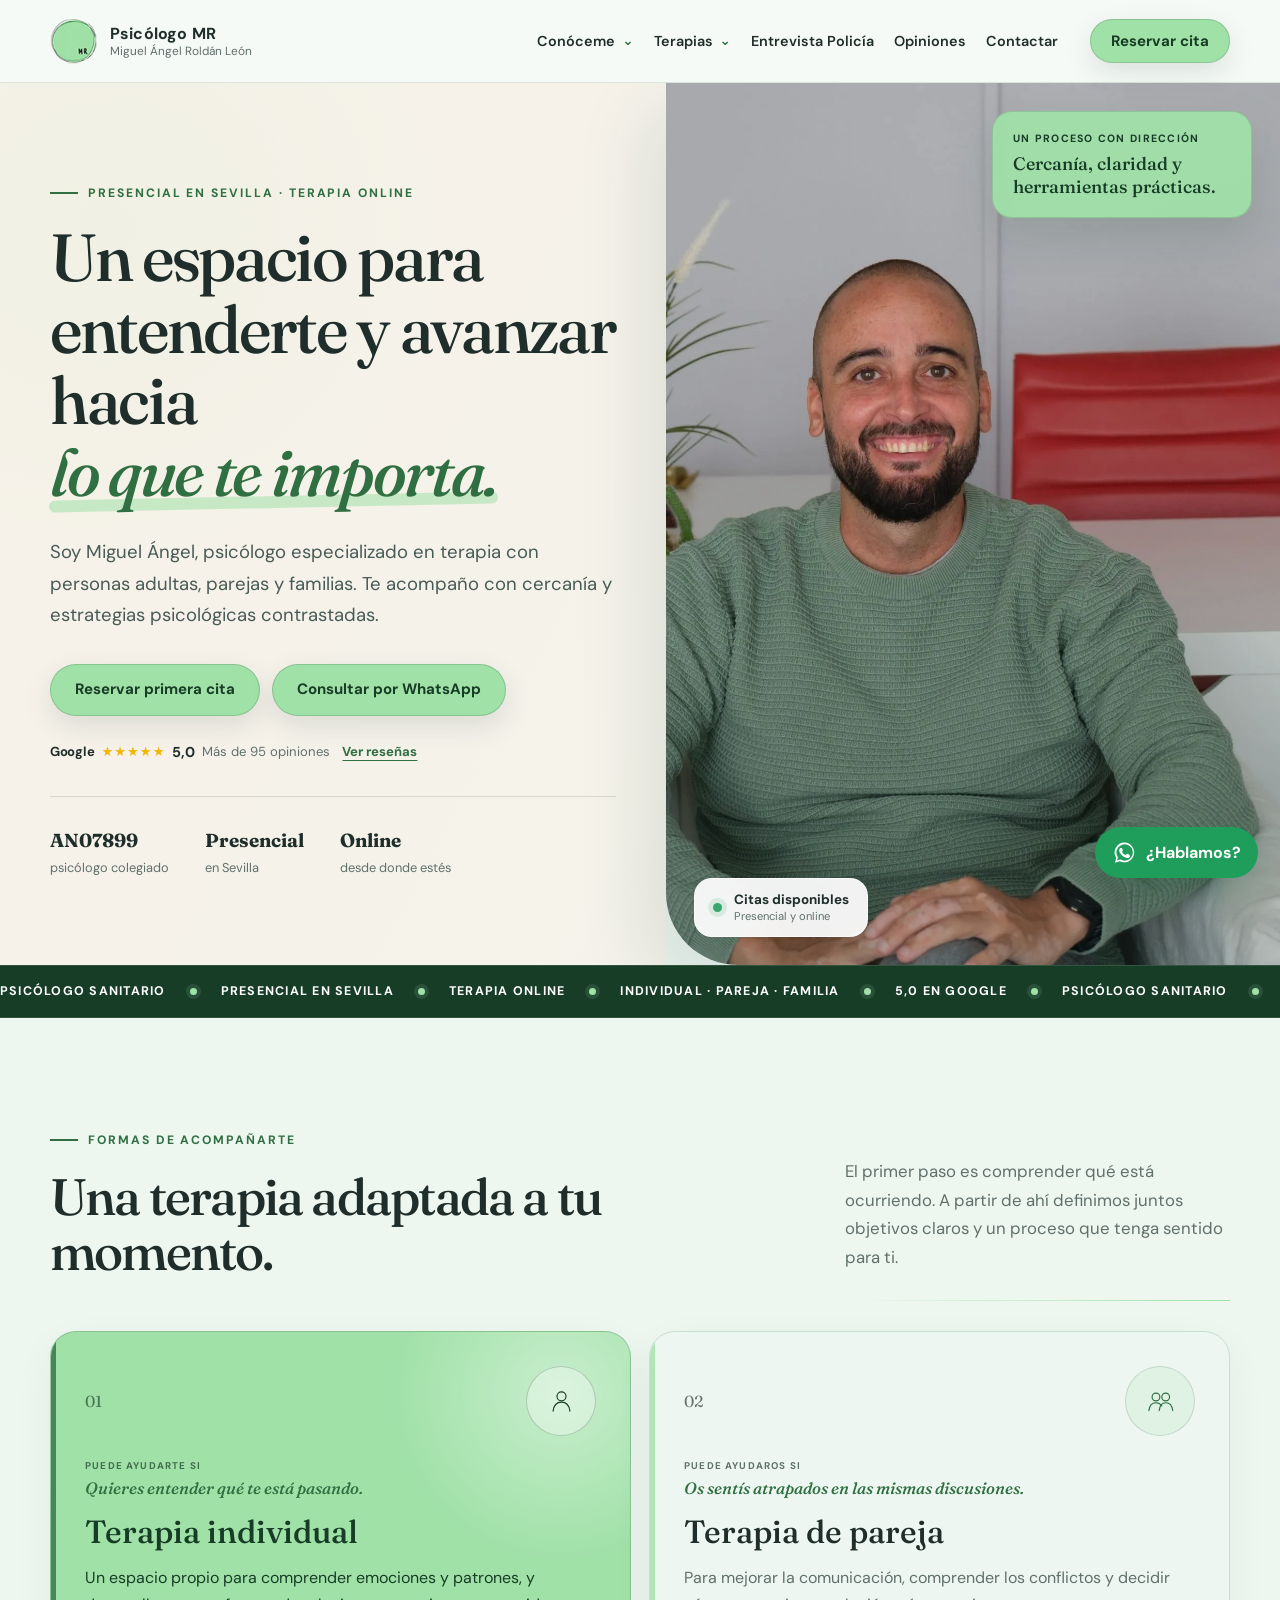
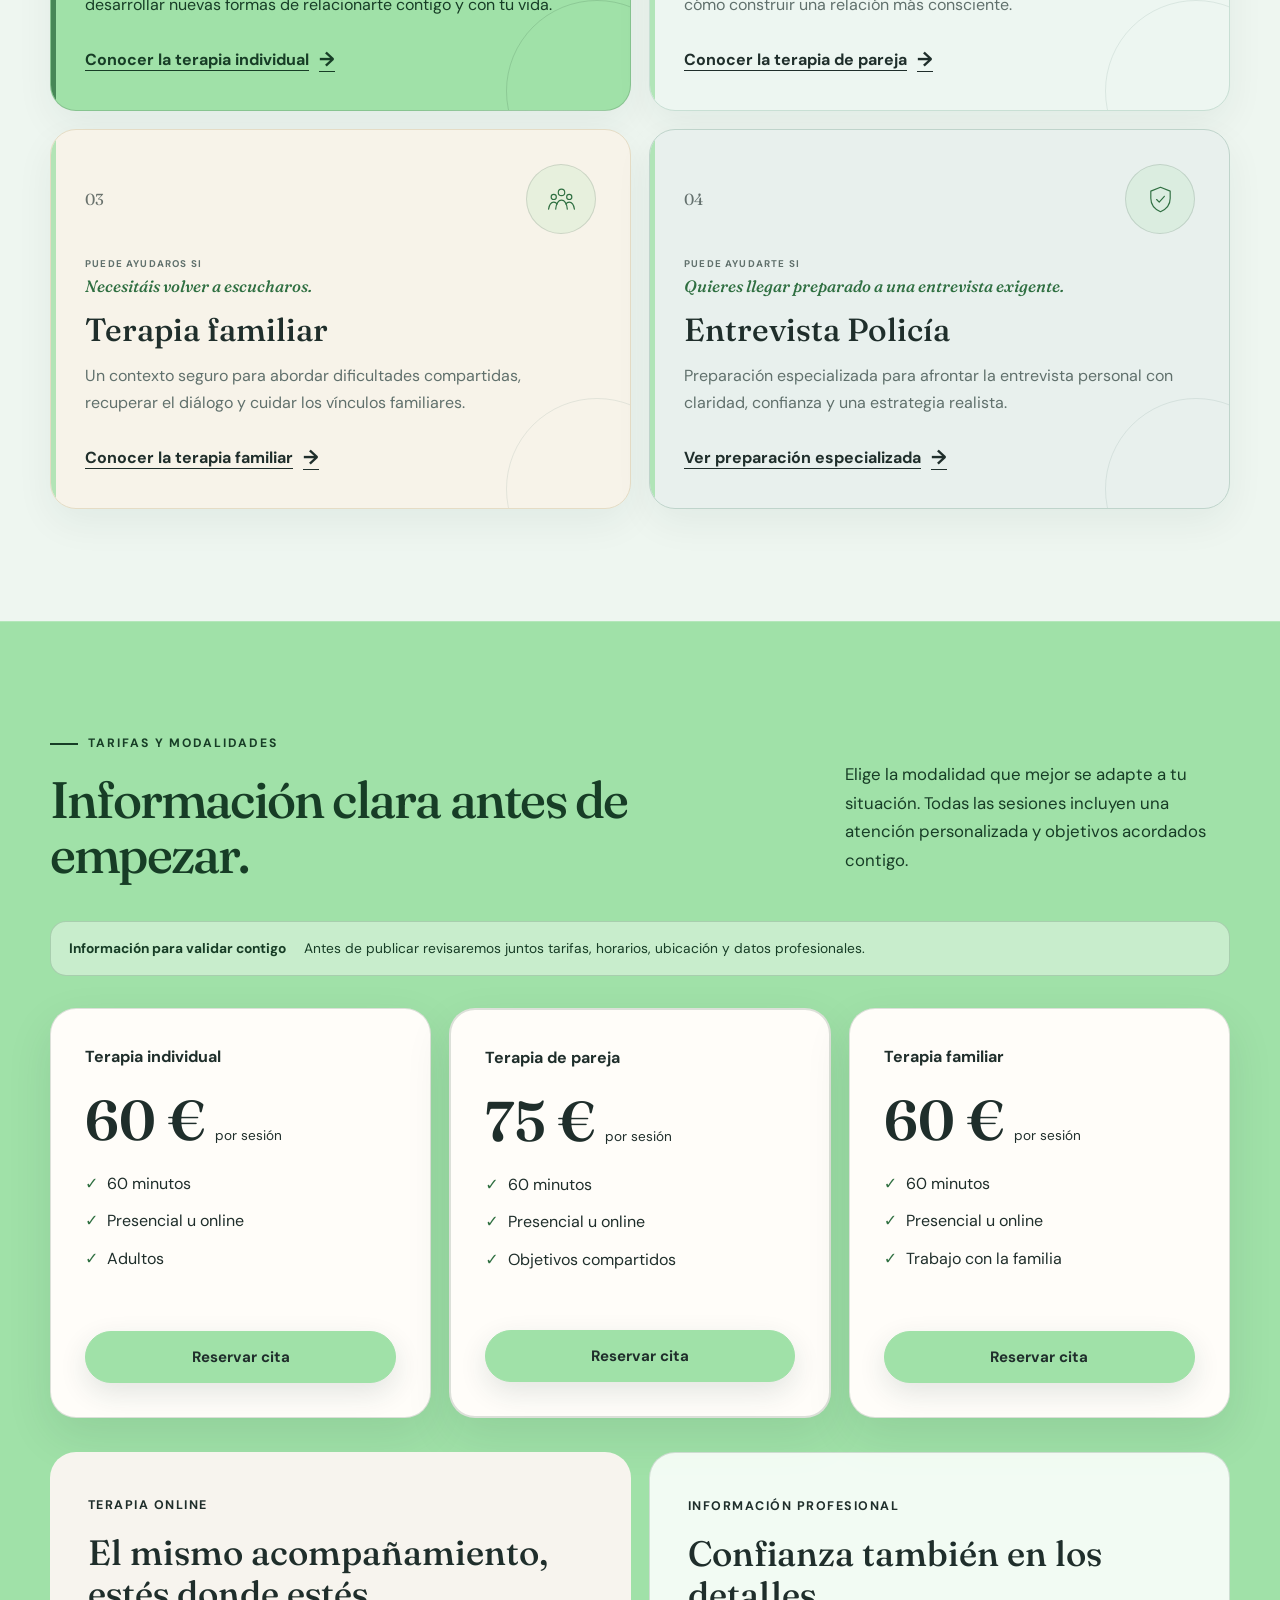
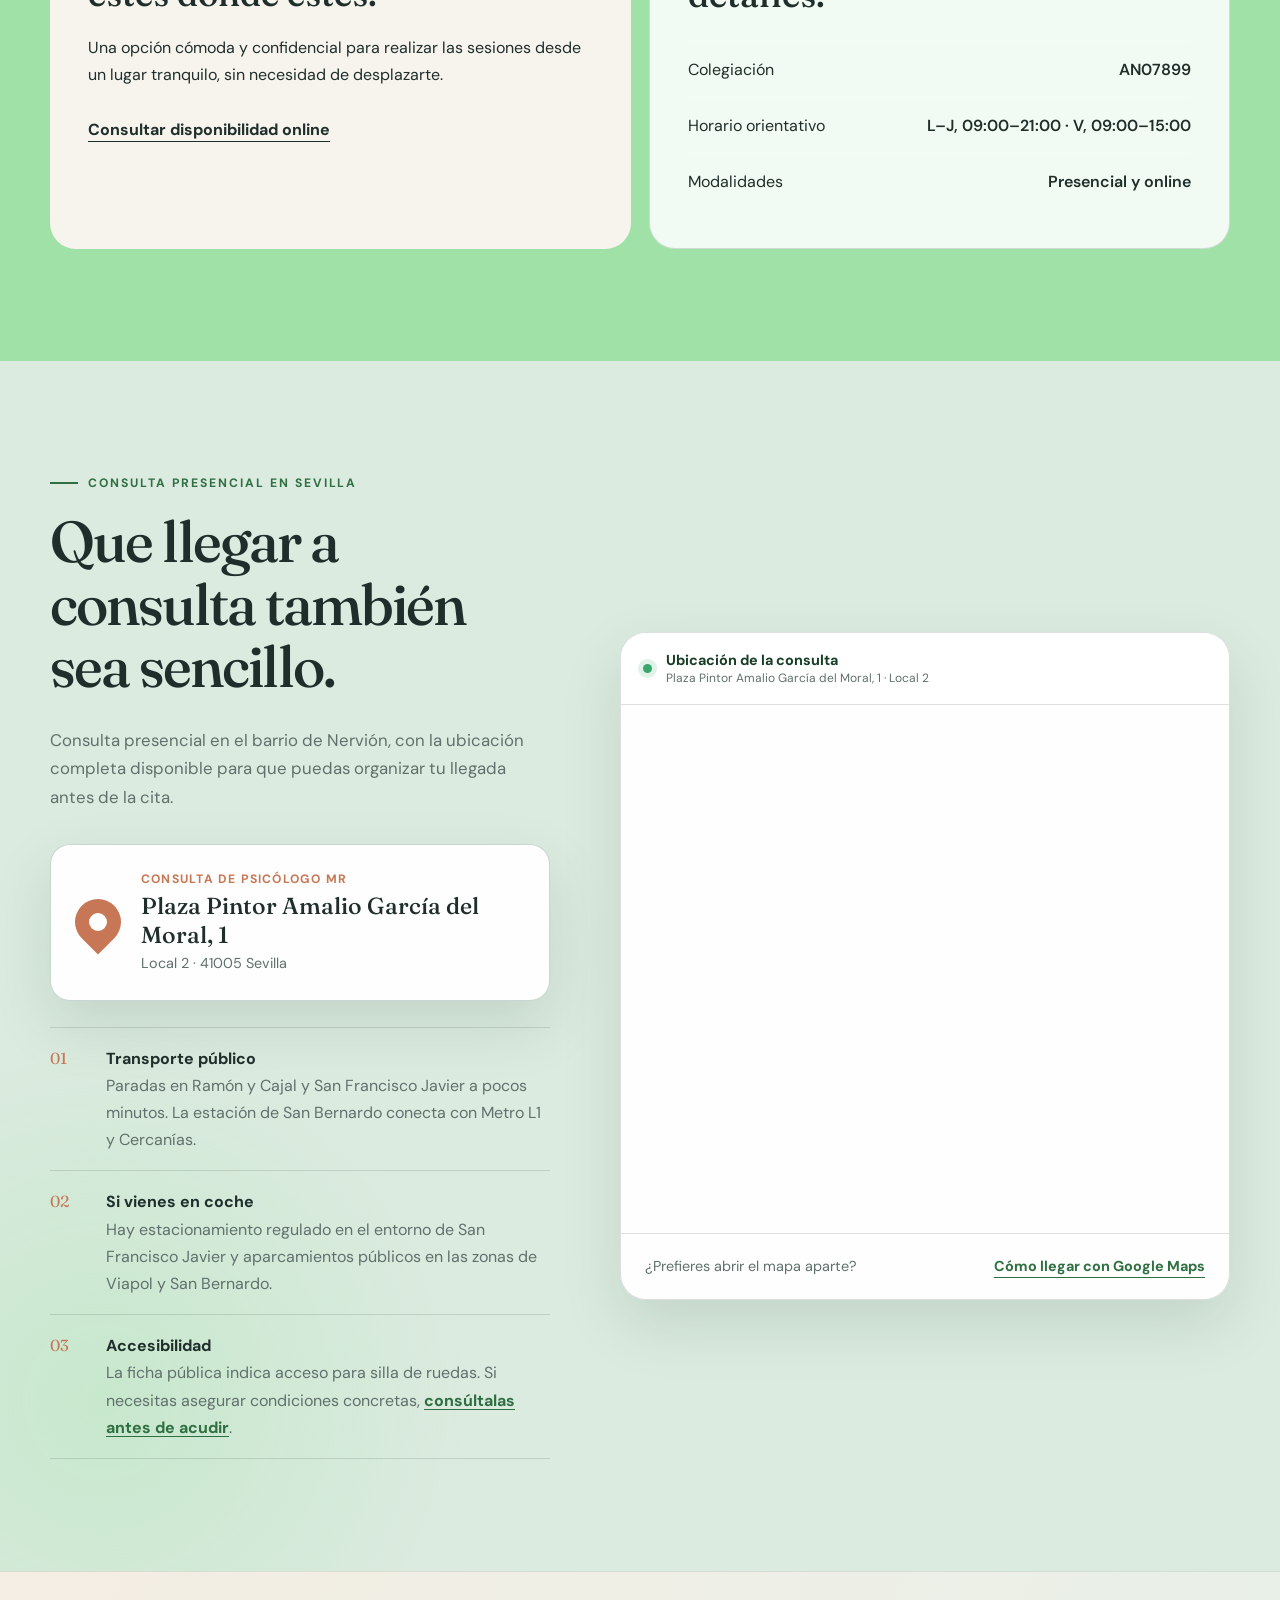
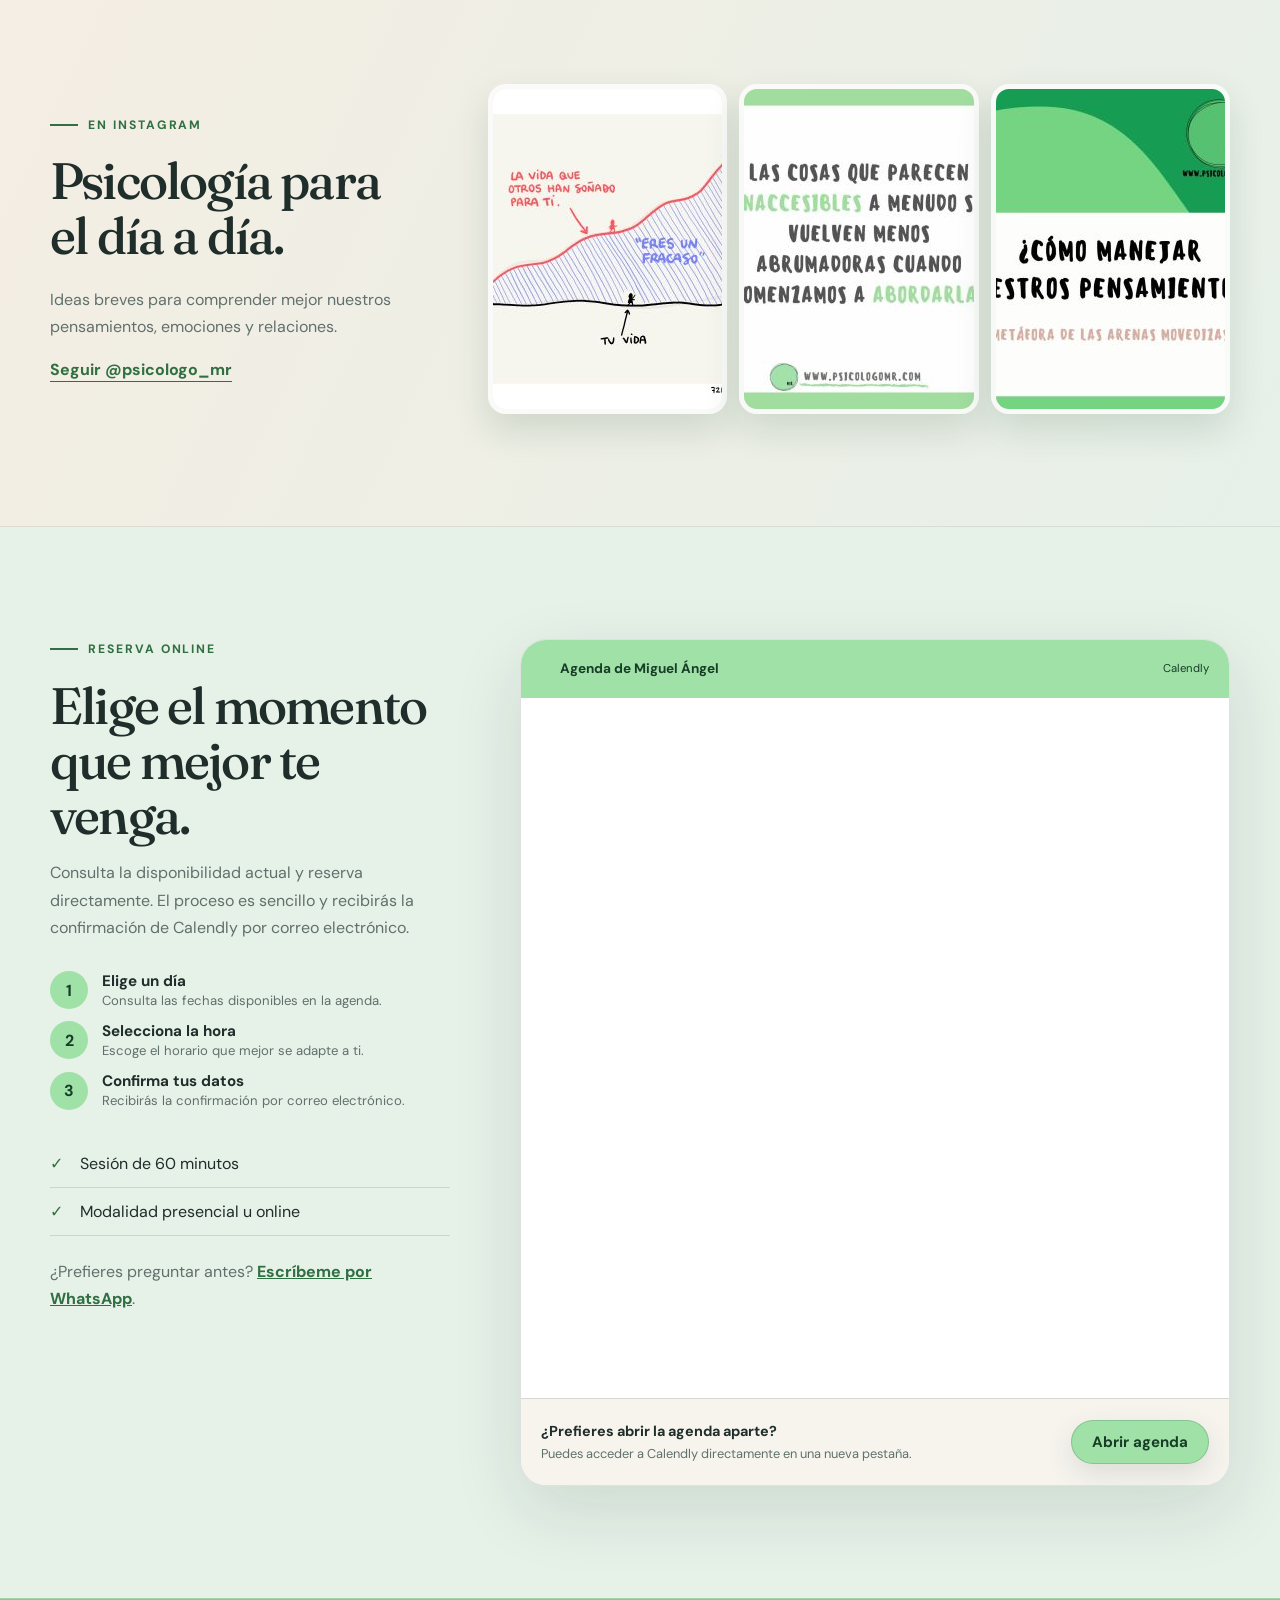
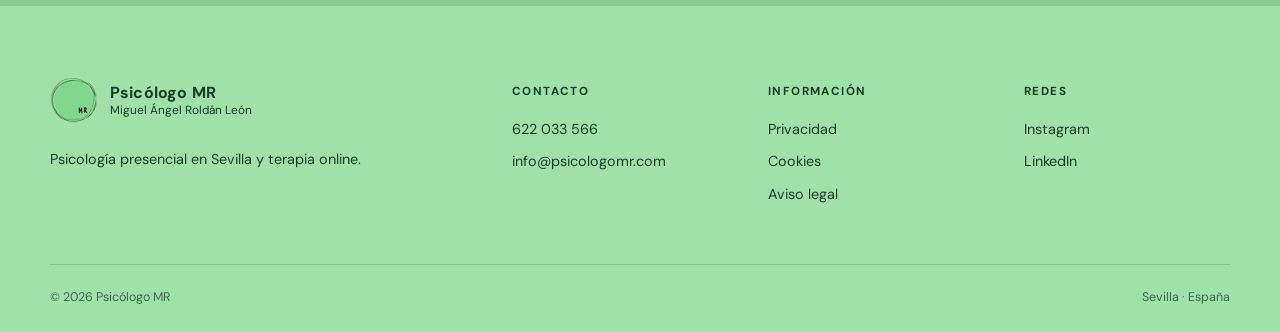
<file: index.html>
<!doctype html>
<html lang="es">
<head>
  <meta charset="utf-8">
  <meta name="viewport" content="width=device-width, initial-scale=1">
  <title>Psicólogo en Sevilla y online | Miguel Ángel Roldán León</title>
  <meta name="description" content="Psicólogo en Sevilla y terapia online para adultos, parejas y familias. Más de 10 años de experiencia. Reserva una cita con Miguel Ángel Roldán León.">
  <meta name="author" content="Miguel Ángel Roldán León">
  <meta name="robots" content="index, follow, max-image-preview:large, max-snippet:-1, max-video-preview:-1">
  <meta name="theme-color" content="#285d52">
  <link rel="canonical" href="https://psicologomr.com/">
  <link rel="alternate" hreflang="es-ES" href="https://psicologomr.com/">
  <meta property="og:locale" content="es_ES">
  <meta property="og:type" content="website">
  <meta property="og:site_name" content="Psicólogo MR">
  <meta property="og:title" content="Psicólogo en Sevilla y online | Miguel Ángel Roldán León">
  <meta property="og:description" content="Terapia psicológica para adultos, parejas y familias, presencial en Sevilla y online.">
  <meta property="og:url" content="https://psicologomr.com/">
  <link rel="preconnect" href="https://fonts.googleapis.com">
  <link rel="preconnect" href="https://fonts.gstatic.com" crossorigin>
  <link rel="preload" as="image" href="img/miguel-angel.jpg" fetchpriority="high">
  <link href="https://fonts.googleapis.com/css2?family=DM+Sans:wght@400;500;600;700&family=Fraunces:opsz,wght@9..144,500;9..144,600&display=swap" rel="stylesheet">
  <link rel="icon" type="image/png" href="img/logo.png">
  <link rel="apple-touch-icon" href="img/logo.png">
  <link rel="stylesheet" href="css/style.css?v=20261030-12">
  <script type="application/ld+json">
    {
      "@context": "https://schema.org",
      "@graph": [
        {
          "@type": "Organization",
          "@id": "https://psicologomr.com/#organization",
          "name": "Psicólogo MR",
          "alternateName": "Miguel Ángel Roldán León Psicólogo",
          "url": "https://psicologomr.com/",
          "logo": {
            "@type": "ImageObject",
            "url": "https://psicologomr.com/img/logo.png"
          },
          "image": "https://psicologomr.com/img/miguel-angel.jpg",
          "telephone": "+34622033566",
          "email": "info@psicologomr.com",
          "address": {
            "@type": "PostalAddress",
            "streetAddress": "Plaza Pintor Amalio García del Moral, 1, Local 2",
            "postalCode": "41005",
            "addressLocality": "Sevilla",
            "addressRegion": "Andalucía",
            "addressCountry": "ES"
          },
          "areaServed": [
            {
              "@type": "City",
              "name": "Sevilla"
            },
            {
              "@type": "Country",
              "name": "España"
            }
          ],
          "sameAs": [
            "https://www.instagram.com/psicologo_mr/",
            "https://www.linkedin.com/in/miguel-angel-roldan-leon/"
          ]
        },
        {
          "@type": "Person",
          "@id": "https://psicologomr.com/#miguel-angel-roldan",
          "name": "Miguel Ángel Roldán León",
          "jobTitle": "Psicólogo",
          "url": "https://psicologomr.com/psicologo-en-sevilla",
          "image": "https://psicologomr.com/img/miguel-angel.jpg",
          "worksFor": {
            "@id": "https://psicologomr.com/#organization"
          },
          "sameAs": [
            "https://www.instagram.com/psicologo_mr/",
            "https://www.linkedin.com/in/miguel-angel-roldan-leon/"
          ]
        },
        {
          "@type": "WebSite",
          "@id": "https://psicologomr.com/#website",
          "url": "https://psicologomr.com/",
          "name": "Psicólogo MR",
          "alternateName": "Miguel Ángel Roldán León",
          "inLanguage": "es-ES",
          "publisher": {
            "@id": "https://psicologomr.com/#organization"
          }
        },
        {
          "@type": "WebPage",
          "@id": "https://psicologomr.com/#webpage",
          "url": "https://psicologomr.com/",
          "name": "Psicólogo en Sevilla y online | Miguel Ángel Roldán León",
          "description": "Psicólogo en Sevilla y terapia online para adultos, parejas y familias.",
          "inLanguage": "es-ES",
          "isPartOf": {
            "@id": "https://psicologomr.com/#website"
          },
          "about": {
            "@id": "https://psicologomr.com/#miguel-angel-roldan"
          }
        }
      ]
    }
  </script>
</head>
<body class="home-page home-enhanced">
  <a class="skip-link" href="#contenido">Saltar al contenido</a>
  <div class="page-progress" aria-hidden="true"><span data-page-progress></span></div>

  <header class="site-header" id="inicio">
    <div class="header-inner shell">
      <a class="brand" href="#inicio" aria-label="Psicólogo MR, inicio">
        <img src="img/logo.png" alt="" width="54" height="54" decoding="async">
        <span><strong>Psicólogo MR</strong><small>Miguel Ángel Roldán León</small></span>
      </a>
      <button class="menu-toggle" type="button" aria-expanded="false" aria-controls="menu-principal" aria-label="Abrir menú">
        <span></span><span></span><span></span>
      </button>
      <nav id="menu-principal" class="main-nav" aria-label="Navegación principal">
        <div class="nav-dropdown"><button class="nav-dropdown-toggle" type="button" aria-expanded="false">Conóceme <span aria-hidden="true">⌄</span></button><div class="nav-submenu"><a href="como-trabajo.html">Cómo trabajo</a><a href="sobre-mi.html">Sobre mí</a></div></div>
        <div class="nav-dropdown"><button class="nav-dropdown-toggle" type="button" aria-expanded="false">Terapias <span aria-hidden="true">⌄</span></button><div class="nav-submenu"><a href="terapia-individual.html">Terapia individual</a><a href="terapia-pareja.html">Terapia de pareja</a><a href="terapia-familiar.html">Terapia familiar</a></div></div>
        <a href="preparacion-entrevista-policia.html">Entrevista Policía</a>
        <a href="opiniones.html">Opiniones</a>
        <a href="contacto.html">Contactar</a>
      </nav>
      <a class="button button-small header-cta" href="#reservar">Reservar cita</a>
    </div>
  </header>

  <main id="contenido" tabindex="-1">
    <section class="hero">
      <div class="hero-copy shell">
        <p class="eyebrow"><span></span> Presencial en Sevilla · Terapia online</p>
        <h1>Un espacio para entenderte y avanzar hacia <em>lo que te importa.</em></h1>
        <p class="hero-lead">Soy Miguel Ángel, psicólogo especializado en terapia con personas adultas, parejas y familias. Te acompaño con cercanía y estrategias psicológicas contrastadas.</p>
        <div class="hero-actions">
          <a class="button" href="#reservar">Reservar primera cita</a>
          <a class="button button-ghost" href="https://api.whatsapp.com/send?phone=34622033566&text=Hola%2C%20me%20gustar%C3%ADa%20consultar%20sobre%20terapia" target="_blank" rel="noopener">Consultar por WhatsApp</a>
        </div>
        <a class="google-proof" id="opiniones" href="https://www.google.com/search?q=Psic%C3%B3logo+MR+Miguel+%C3%81ngel+Rold%C3%A1n+Le%C3%B3n+Sevilla+rese%C3%B1as" target="_blank" rel="noopener" aria-label="Valoración de 5 sobre 5 basada en más de 95 opiniones en Google">
          <span class="google-name">Google</span>
          <span class="google-stars" aria-hidden="true">★★★★★</span>
          <strong>5,0</strong>
          <span>Más de 95 opiniones</span>
          <span class="google-proof-link">Ver reseñas</span>
        </a>
        <div class="trust-row" aria-label="Información destacada">
          <div><strong>AN07899</strong><span>psicólogo colegiado</span></div>
          <div><strong>Presencial</strong><span>en Sevilla</span></div>
          <div><strong>Online</strong><span>desde donde estés</span></div>
        </div>
      </div>
      <div class="hero-photo-wrap">
        <img class="hero-photo" src="img/miguel-angel.jpg" alt="Miguel Ángel Roldán León en su consulta" width="1200" height="800" fetchpriority="high" decoding="async">
        <div class="hero-method" aria-label="Enfoque de trabajo">
          <span>Un proceso con dirección</span>
          <strong>Cercanía, claridad y herramientas prácticas.</strong>
        </div>
        <div class="photo-note"><span class="status-dot"></span><span><strong>Citas disponibles</strong><small>Presencial y online</small></span></div>
      </div>
    </section>

    <section class="trust-marquee" aria-label="Servicios y confianza profesional">
      <div class="trust-marquee-track">
        <div class="trust-marquee-group">
          <span>Psicólogo sanitario</span><i aria-hidden="true"></i>
          <span>Presencial en Sevilla</span><i aria-hidden="true"></i>
          <span>Terapia online</span><i aria-hidden="true"></i>
          <span>Individual · Pareja · Familia</span><i aria-hidden="true"></i>
          <span>5,0 en Google</span><i aria-hidden="true"></i>
        </div>
        <div class="trust-marquee-group" aria-hidden="true">
          <span>Psicólogo sanitario</span><i></i>
          <span>Presencial en Sevilla</span><i></i>
          <span>Terapia online</span><i></i>
          <span>Individual · Pareja · Familia</span><i></i>
          <span>5,0 en Google</span><i></i>
        </div>
      </div>
    </section>

    <section class="section shell" id="terapias">
      <div class="section-heading">
        <div><p class="eyebrow"><span></span> Formas de acompañarte</p><h2>Una terapia adaptada a tu momento.</h2></div>
        <p>El primer paso es comprender qué está ocurriendo. A partir de ahí definimos juntos objetivos claros y un proceso que tenga sentido para ti.</p>
      </div>
      <div class="service-grid">
        <article class="service-card featured">
          <div class="service-card-top"><span class="service-number">01</span><span class="service-icon" aria-hidden="true"><svg viewBox="0 0 48 48"><circle cx="24" cy="16" r="7"></circle><path d="M11 39c1-9 6-14 13-14s12 5 13 14"></path></svg></span></div>
          <div><p class="service-match"><span>Puede ayudarte si</span>Quieres entender qué te está pasando.</p><h3>Terapia individual</h3><p>Un espacio propio para comprender emociones y patrones, y desarrollar nuevas formas de relacionarte contigo y con tu vida.</p></div>
          <a href="terapia-individual.html">Conocer la terapia individual</a>
        </article>
        <article class="service-card service-card-couple">
          <div class="service-card-top"><span class="service-number">02</span><span class="service-icon" aria-hidden="true"><svg viewBox="0 0 48 48"><circle cx="17" cy="17" r="6"></circle><circle cx="32" cy="17" r="6"></circle><path d="M6 38c1-8 5-12 11-12 4 0 7 2 9 5"></path><path d="M22 38c1-8 5-12 10-12 6 0 10 4 11 12"></path></svg></span></div>
          <div><p class="service-match"><span>Puede ayudaros si</span>Os sentís atrapados en las mismas discusiones.</p><h3>Terapia de pareja</h3><p>Para mejorar la comunicación, comprender los conflictos y decidir cómo construir una relación más consciente.</p></div>
          <a href="terapia-pareja.html">Conocer la terapia de pareja</a>
        </article>
        <article class="service-card service-card-family">
          <div class="service-card-top"><span class="service-number">03</span><span class="service-icon" aria-hidden="true"><svg viewBox="0 0 48 48"><circle cx="24" cy="13" r="5"></circle><circle cx="12" cy="20" r="4"></circle><circle cx="36" cy="20" r="4"></circle><path d="M15 39c1-9 4-14 9-14s8 5 9 14"></path><path d="M4 39c1-7 3-11 8-11 2 0 4 1 5 3"></path><path d="M31 31c1-2 3-3 5-3 5 0 7 4 8 11"></path></svg></span></div>
          <div><p class="service-match"><span>Puede ayudaros si</span>Necesitáis volver a escucharos.</p><h3>Terapia familiar</h3><p>Un contexto seguro para abordar dificultades compartidas, recuperar el diálogo y cuidar los vínculos familiares.</p></div>
          <a href="terapia-familiar.html">Conocer la terapia familiar</a>
        </article>
        <article class="service-card warm service-card-police">
          <div class="service-card-top"><span class="service-number">04</span><span class="service-icon" aria-hidden="true"><svg viewBox="0 0 48 48"><path d="M24 5 39 11v11c0 10-6 17-15 21-9-4-15-11-15-21V11Z"></path><path d="m18 24 4 4 8-9"></path></svg></span></div>
          <div><p class="service-match"><span>Puede ayudarte si</span>Quieres llegar preparado a una entrevista exigente.</p><h3>Entrevista Policía</h3><p>Preparación especializada para afrontar la entrevista personal con claridad, confianza y una estrategia realista.</p></div>
          <a href="preparacion-entrevista-policia.html">Ver preparación especializada</a>
        </article>
      </div>
    </section>

    <section class="section practical" id="tarifas">
      <div class="shell">
        <div class="section-heading">
          <div><p class="eyebrow light"><span></span> Tarifas y modalidades</p><h2>Información clara antes de empezar.</h2></div>
          <p>Elige la modalidad que mejor se adapte a tu situación. Todas las sesiones incluyen una atención personalizada y objetivos acordados contigo.</p>
        </div>

        <div class="draft-note" role="note">
          <strong>Información para validar contigo</strong>
          <span>Antes de publicar revisaremos juntos tarifas, horarios, ubicación y datos profesionales.</span>
        </div>

        <div class="pricing-grid">
          <article class="price-card">
            <p class="price-label">Terapia individual</p>
            <div class="price"><strong>60 €</strong><span>por sesión</span></div>
            <ul><li>60 minutos</li><li>Presencial u online</li><li>Adultos</li></ul>
            <a class="button button-light" href="#reservar">Reservar cita</a>
          </article>

          <article class="price-card price-card-featured">
            <p class="price-label">Terapia de pareja</p>
            <div class="price"><strong>75 €</strong><span>por sesión</span></div>
            <ul><li>60 minutos</li><li>Presencial u online</li><li>Objetivos compartidos</li></ul>
            <a class="button" href="#reservar">Reservar cita</a>
          </article>

          <article class="price-card">
            <p class="price-label">Terapia familiar</p>
            <div class="price"><strong>60 €</strong><span>por sesión</span></div>
            <ul><li>60 minutos</li><li>Presencial u online</li><li>Trabajo con la familia</li></ul>
            <a class="button button-light" href="#reservar">Reservar cita</a>
          </article>
        </div>

        <div class="practice-grid">
          <article class="practice-card">
            <span class="practice-kicker">Terapia online</span>
            <h3>El mismo acompañamiento, estés donde estés.</h3>
            <p>Una opción cómoda y confidencial para realizar las sesiones desde un lugar tranquilo, sin necesidad de desplazarte.</p>
            <a class="text-link" href="#reservar">Consultar disponibilidad online</a>
          </article>

          <article class="practice-card practice-card-dark">
            <span class="practice-kicker">Información profesional</span>
            <h3>Confianza también en los detalles.</h3>
            <dl class="professional-list">
              <div><dt>Colegiación</dt><dd>AN07899</dd></div>
              <div><dt>Horario orientativo</dt><dd>L–J, 09:00–21:00 · V, 09:00–15:00</dd></div>
              <div><dt>Modalidades</dt><dd>Presencial y online</dd></div>
            </dl>
          </article>
        </div>
      </div>
    </section>

    <section class="section location" id="ubicacion">
      <div class="shell location-layout">
        <div class="location-copy">
          <p class="eyebrow"><span></span> Consulta presencial en Sevilla</p>
          <h2>Que llegar a consulta también sea sencillo.</h2>
          <p class="location-lead">Consulta presencial en el barrio de Nervión, con la ubicación completa disponible para que puedas organizar tu llegada antes de la cita.</p>

          <div class="location-address">
            <span class="location-pin" aria-hidden="true"></span>
            <div>
              <small>Consulta de Psicólogo MR</small>
              <strong>Plaza Pintor Amalio García del Moral, 1</strong>
              <span>Local 2 · 41005 Sevilla</span>
            </div>
          </div>

          <div class="arrival-info">
            <div><span>01</span><p><strong>Transporte público</strong>Paradas en Ramón y Cajal y San Francisco Javier a pocos minutos. La estación de San Bernardo conecta con Metro L1 y Cercanías.</p></div>
            <div><span>02</span><p><strong>Si vienes en coche</strong>Hay estacionamiento regulado en el entorno de San Francisco Javier y aparcamientos públicos en las zonas de Viapol y San Bernardo.</p></div>
            <div><span>03</span><p><strong>Accesibilidad</strong>La ficha pública indica acceso para silla de ruedas. Si necesitas asegurar condiciones concretas, <a href="https://api.whatsapp.com/send?phone=34622033566&amp;text=Hola%2C%20necesito%20consultar%20la%20accesibilidad%20de%20la%20consulta" target="_blank" rel="noopener">consúltalas antes de acudir</a>.</p></div>
          </div>
        </div>

        <div class="map-card">
          <div class="embed-heading"><span class="status-dot"></span><div><strong>Ubicación de la consulta</strong><small>Plaza Pintor Amalio García del Moral, 1 · Local 2</small></div></div>
          <iframe title="Mapa de Psicólogo MR en Plaza Pintor Amalio García del Moral 1, Sevilla" src="https://www.google.com/maps?q=Plaza%20Pintor%20Amalio%20Garc%C3%ADa%20del%20Moral%201%2C%20Local%202%2C%2041005%20Sevilla&amp;output=embed" loading="eager" referrerpolicy="no-referrer-when-downgrade"></iframe>
          <div class="map-fallback">
            <span>¿Prefieres abrir el mapa aparte?</span>
            <a class="text-link" href="https://www.google.com/maps/search/?api=1&amp;query=Plaza+Pintor+Amalio+Garc%C3%ADa+del+Moral+1+Local+2+41005+Sevilla" target="_blank" rel="noopener">Cómo llegar con Google Maps</a>
          </div>
        </div>
      </div>
    </section>

    <section class="section instagram soft">
      <div class="shell instagram-layout">
        <div class="instagram-copy">
          <p class="eyebrow"><span></span> En Instagram</p>
          <h2>Psicología para el día a día.</h2>
          <p>Ideas breves para comprender mejor nuestros pensamientos, emociones y relaciones.</p>
          <a class="text-link" href="https://www.instagram.com/psicologo_mr/" target="_blank" rel="noopener">Seguir @psicologo_mr</a>
        </div>
        <div class="instagram-grid">
          <a href="https://www.instagram.com/p/CtLl2RuoSq1/" target="_blank" rel="noopener" aria-label="Ver publicación de Instagram sobre elegir tu propia vida"><img src="img/instagram-1.jpg" alt="Publicación de Psicólogo MR sobre elegir tu propia vida" width="320" height="320" loading="lazy" decoding="async"></a>
          <a href="https://www.instagram.com/p/Cq70ILdIMff/" target="_blank" rel="noopener" aria-label="Ver publicación de Instagram sobre reglas vitales"><img src="img/instagram-2.jpg" alt="Publicación de Psicólogo MR con reglas vitales" width="320" height="320" loading="lazy" decoding="async"></a>
          <a href="https://www.instagram.com/p/CpxR61GIjSX/" target="_blank" rel="noopener" aria-label="Ver publicación de Instagram sobre cómo manejar pensamientos"><img src="img/instagram-3.jpg" alt="Publicación de Psicólogo MR sobre cómo manejar pensamientos" width="320" height="320" loading="lazy" decoding="async"></a>
        </div>
      </div>
    </section>

    <section class="section booking shell" id="reservar">
      <div class="booking-copy">
        <p class="eyebrow"><span></span> Reserva online</p>
        <h2>Elige el momento que mejor te venga.</h2>
        <p>Consulta la disponibilidad actual y reserva directamente. El proceso es sencillo y recibirás la confirmación de Calendly por correo electrónico.</p>
        <ol class="booking-guide" aria-label="Pasos para reservar una cita">
          <li><span>1</span><div><strong>Elige un día</strong><small>Consulta las fechas disponibles en la agenda.</small></div></li>
          <li><span>2</span><div><strong>Selecciona la hora</strong><small>Escoge el horario que mejor se adapte a ti.</small></div></li>
          <li><span>3</span><div><strong>Confirma tus datos</strong><small>Recibirás la confirmación por correo electrónico.</small></div></li>
        </ol>
        <ul class="check-list"><li>Sesión de 60 minutos</li><li>Modalidad presencial u online</li></ul>
        <p class="booking-help">¿Prefieres preguntar antes? <a href="https://api.whatsapp.com/send?phone=34622033566" target="_blank" rel="noopener">Escríbeme por WhatsApp</a>.</p>
      </div>
      <div class="calendly-card">
        <div class="calendar-top"><span></span><strong>Agenda de Miguel Ángel</strong><small>Calendly</small></div>
        <iframe src="https://calendly.com/psicologomr/60min?embed_domain=psicologomr.com&amp;embed_type=Inline&amp;hide_event_type_details=1&amp;hide_gdpr_banner=1&amp;primary_color=285d52" title="Reserva una cita con Miguel Ángel" loading="eager"></iframe>
        <div class="calendar-fallback">
          <div><strong>¿Prefieres abrir la agenda aparte?</strong><span>Puedes acceder a Calendly directamente en una nueva pestaña.</span></div>
          <a class="button button-small" href="https://calendly.com/psicologomr/60min" target="_blank" rel="noopener">Abrir agenda</a>
        </div>
      </div>
    </section>

  </main>

  <footer class="site-footer">
    <div class="shell footer-grid">
      <div class="footer-brand"><div class="brand"><img src="img/logo.png" alt="" width="54" height="54" loading="lazy" decoding="async"><span><strong>Psicólogo MR</strong><small>Miguel Ángel Roldán León</small></span></div><p>Psicología presencial en Sevilla y terapia online.</p></div>
      <div><h3>Contacto</h3><a href="tel:+34622033566">622 033 566</a><a href="mailto:info@psicologomr.com">info@psicologomr.com</a></div>
      <div><h3>Información</h3><a href="privacidad.html">Privacidad</a><a href="cookies.html">Cookies</a><a href="aviso-legal.html">Aviso legal</a></div>
      <div><h3>Redes</h3><a href="https://www.instagram.com/psicologo_mr/" target="_blank" rel="noopener">Instagram</a><a href="https://www.linkedin.com/in/miguel-angel-roldan-leon/" target="_blank" rel="noopener">LinkedIn</a></div>
    </div>
    <div class="shell footer-bottom"><span>© <span id="year"></span> Psicólogo MR</span><span>Sevilla · España</span></div>
  </footer>

  <nav class="mobile-actions" aria-label="Contacto rápido">
    <a href="tel:+34622033566">
      <span aria-hidden="true">☎</span>
      <strong>Llamar</strong>
    </a>
    <a class="mobile-actions-whatsapp" href="https://api.whatsapp.com/send?phone=34622033566&text=Hola%2C%20me%20gustar%C3%ADa%20consultar%20sobre%20terapia" target="_blank" rel="noopener">
      <span aria-hidden="true">◉</span>
      <strong>WhatsApp</strong>
    </a>
    <a class="mobile-actions-book" href="#reservar">
      <span aria-hidden="true">▣</span>
      <strong>Reservar</strong>
    </a>
  </nav>

  <a class="whatsapp-float" href="https://api.whatsapp.com/send?phone=34622033566&text=Hola%2C%20me%20gustar%C3%ADa%20consultar%20sobre%20terapia" target="_blank" rel="noopener" aria-label="Consultar por WhatsApp">
    <svg viewBox="0 0 32 32" aria-hidden="true"><path fill="currentColor" d="M16.1 3.2A12.7 12.7 0 0 0 5.4 22.8L3.7 29l6.4-1.7a12.7 12.7 0 1 0 6-24.1Zm0 23.3c-1.9 0-3.7-.5-5.3-1.4l-.4-.2-3.8 1 1-3.7-.2-.4a10.5 10.5 0 1 1 8.7 4.7Zm5.8-7.9c-.3-.2-1.9-.9-2.2-1-.3-.1-.5-.2-.7.2l-1 1.2c-.2.2-.4.2-.7.1a8.6 8.6 0 0 1-2.6-1.6 9.8 9.8 0 0 1-1.8-2.2c-.2-.3 0-.5.1-.6l.5-.6.3-.5c.1-.2.1-.4 0-.6l-1-2.4c-.3-.6-.6-.5-.8-.5h-.7c-.2 0-.6.1-.9.4-.3.4-1.2 1.2-1.2 2.9s1.2 3.3 1.4 3.6c.2.2 2.4 3.7 5.9 5.2.8.4 1.5.6 2 .7.8.3 1.6.2 2.2.1.7-.1 1.9-.8 2.2-1.5.3-.7.3-1.4.2-1.5-.1-.2-.4-.3-.7-.5Z"/></svg>
    <span>¿Hablamos?</span>
  </a>

  <button class="back-to-top" type="button" aria-label="Volver al principio" data-back-to-top>↑</button>

  <script src="js/script.js?v=20261013-1"></script>
</body>
</html>
</file>
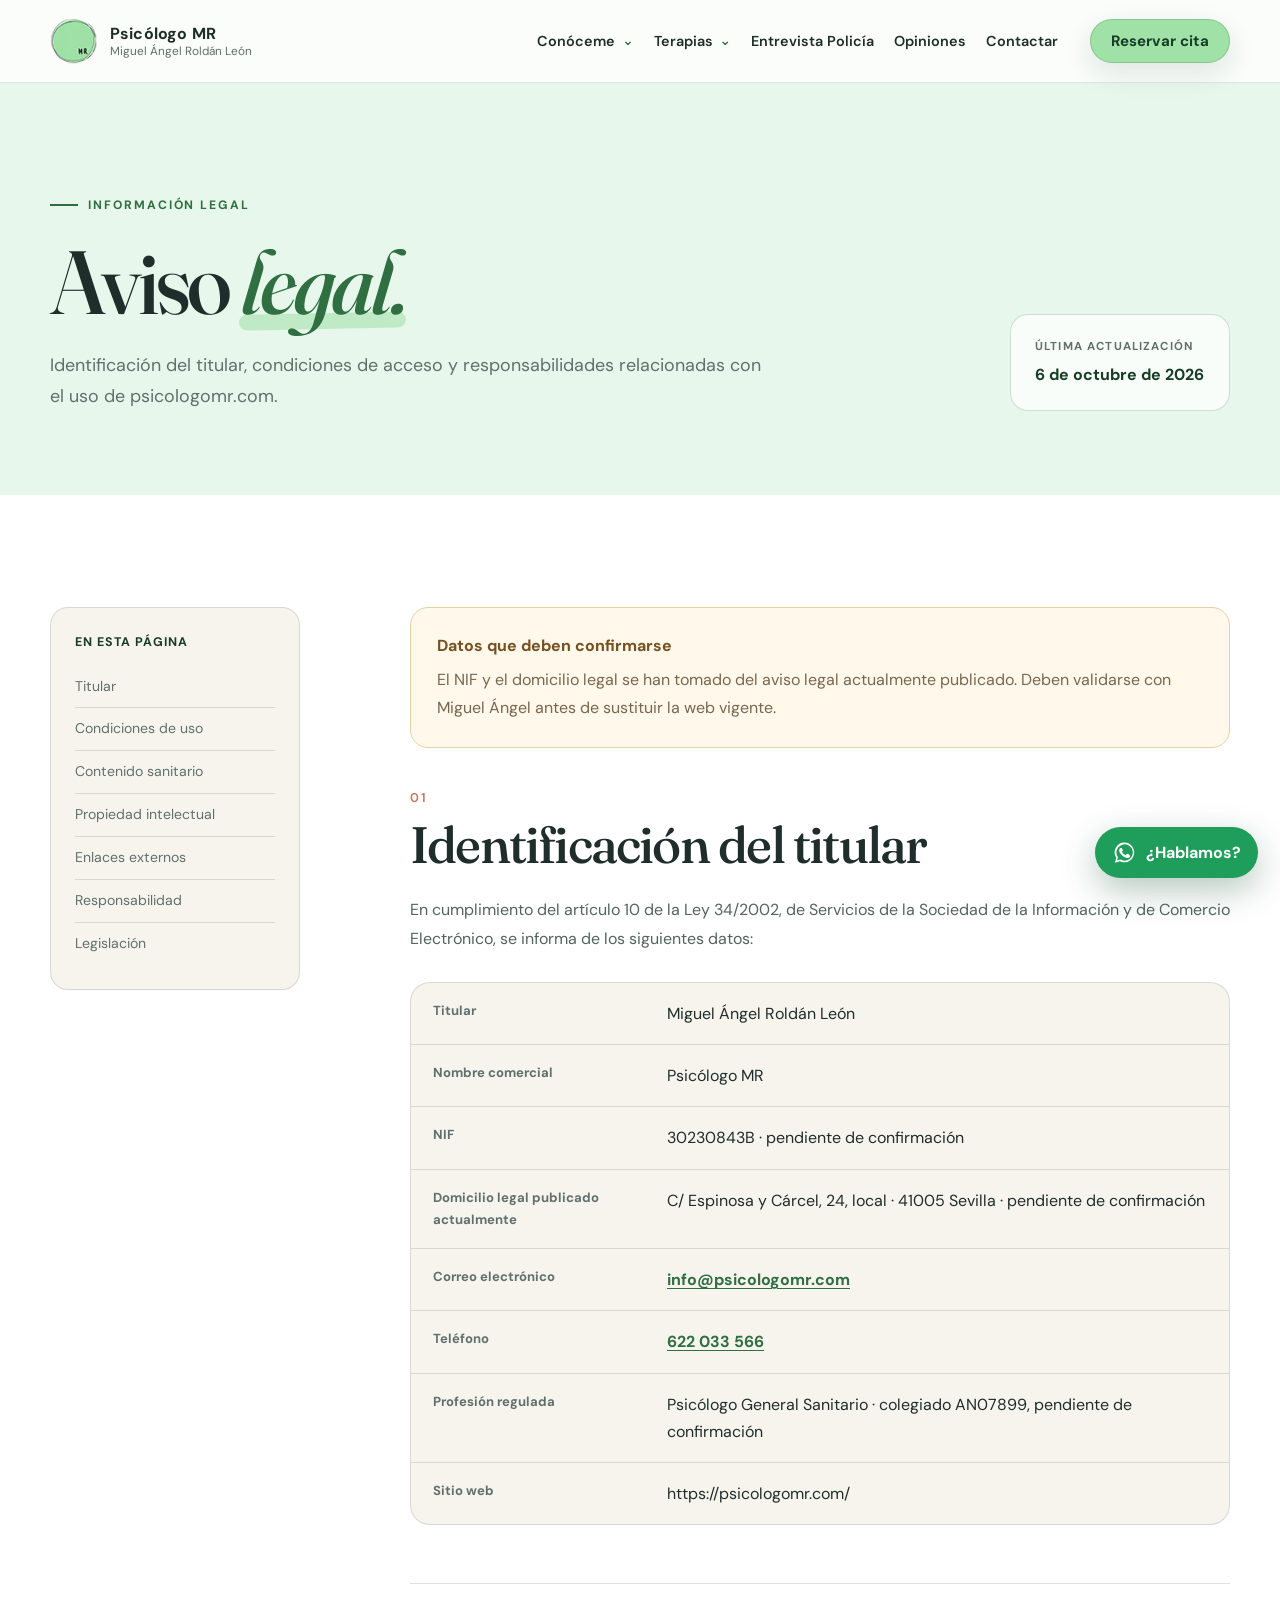
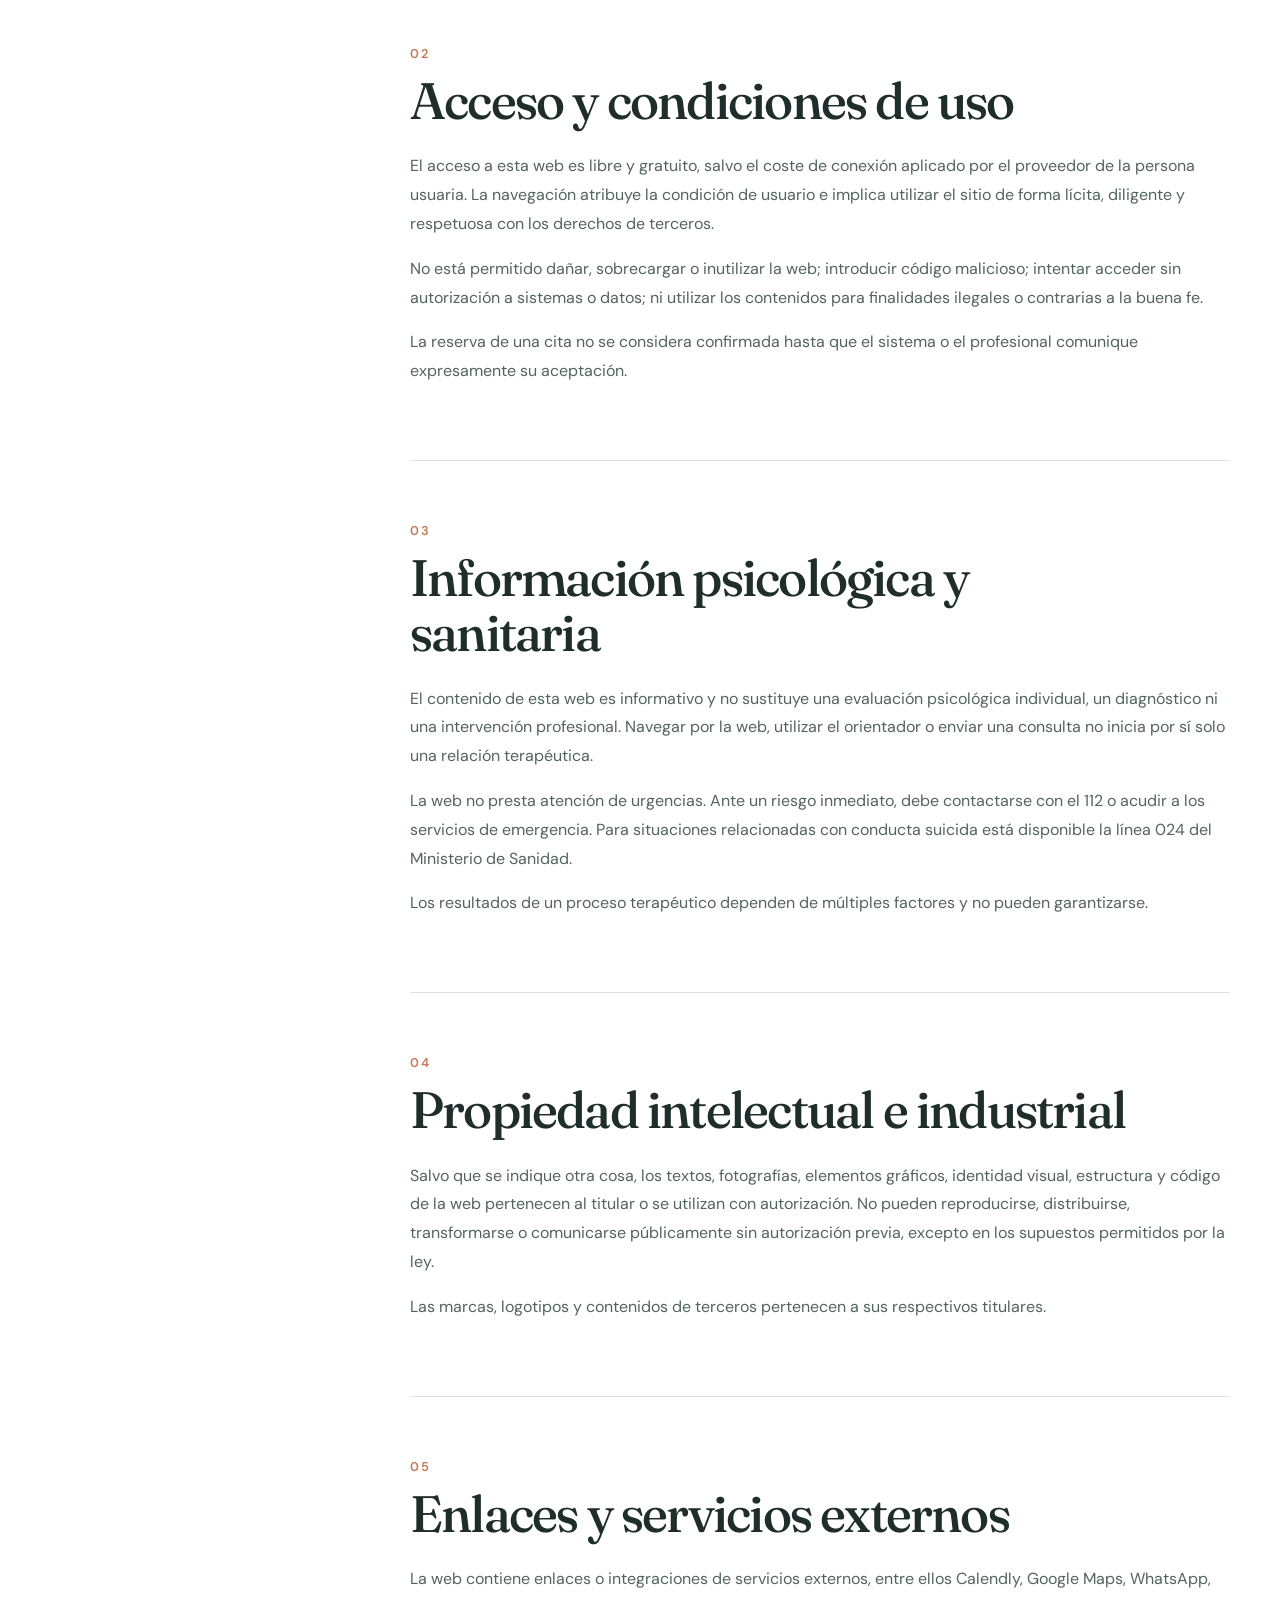
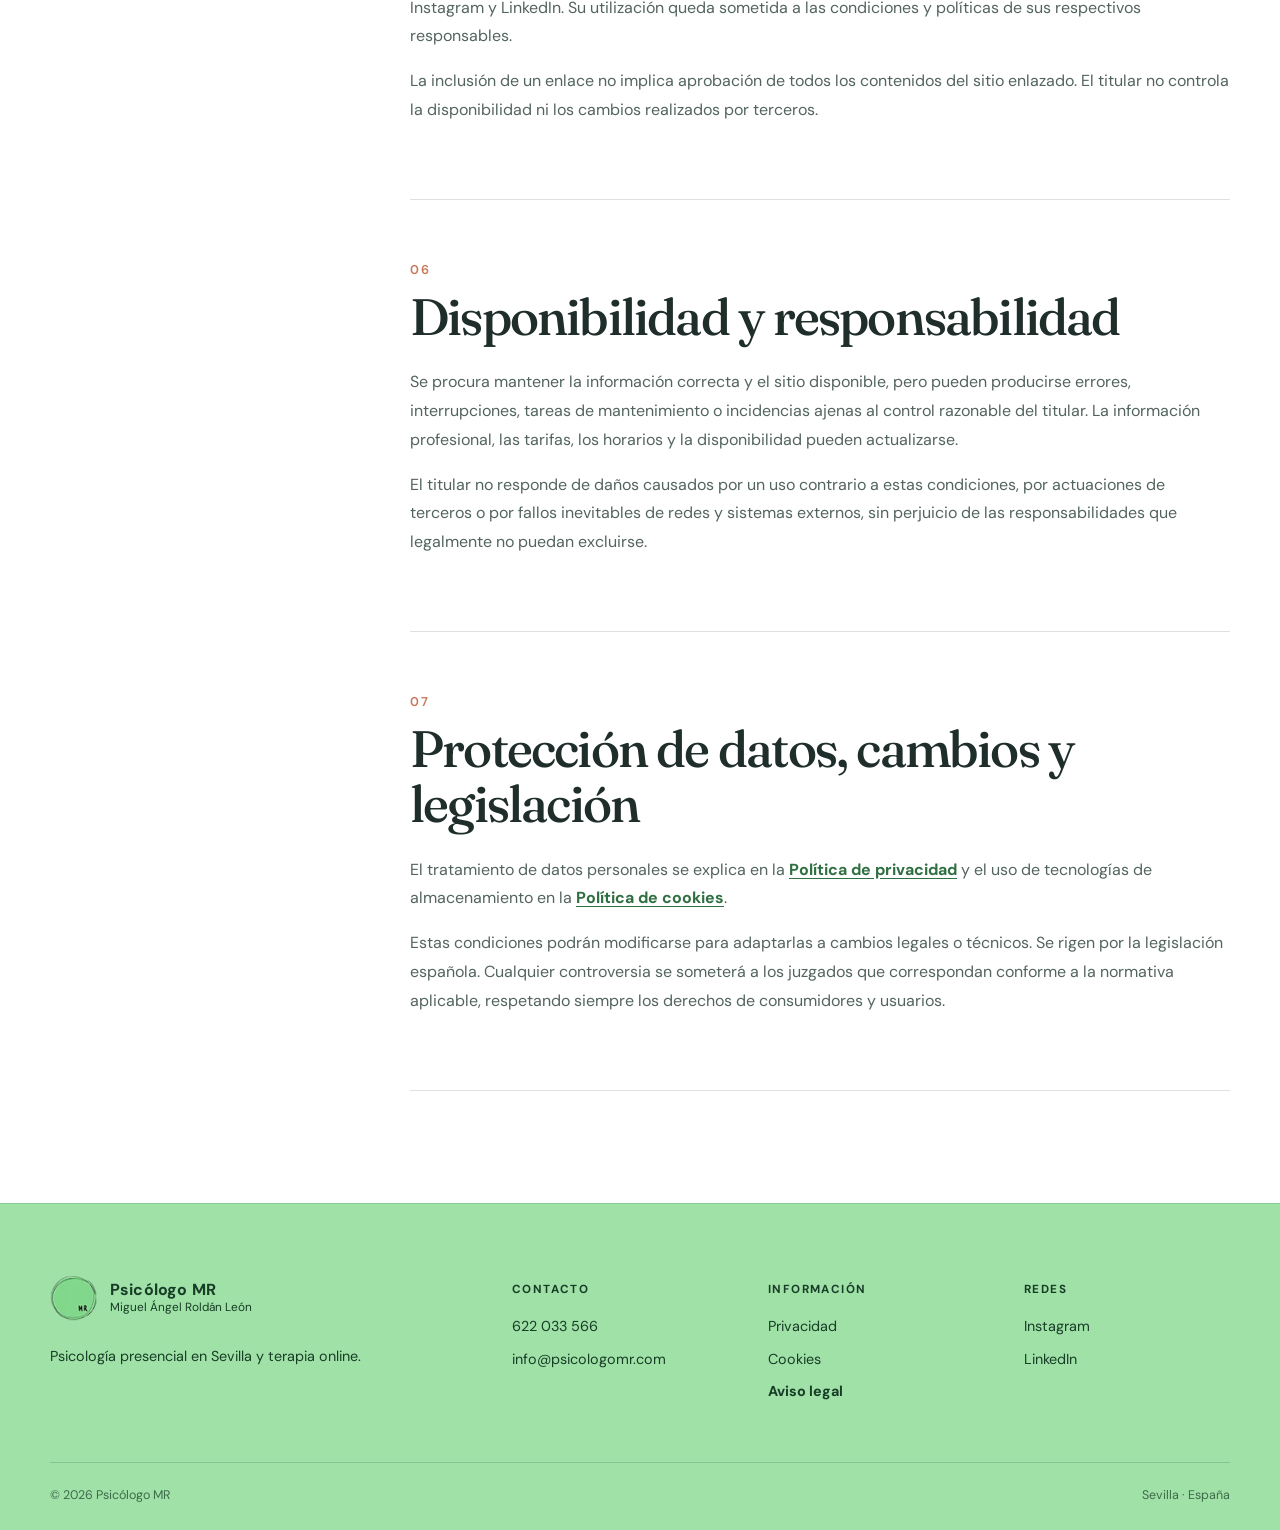
<file: aviso-legal.html>
<!doctype html>
<html lang="es">
<head>
  <meta charset="utf-8">
  <meta name="viewport" content="width=device-width, initial-scale=1">
  <title>Aviso legal | Psicólogo MR</title>
  <meta name="description" content="Aviso legal y condiciones de uso de la web de Psicólogo MR, Miguel Ángel Roldán León.">
  <meta name="robots" content="index, follow">
  <meta name="theme-color" content="#285d52">
  <link rel="canonical" href="https://psicologomr.com/aviso-legal.html">
  <link rel="preconnect" href="https://fonts.googleapis.com"><link rel="preconnect" href="https://fonts.gstatic.com" crossorigin>
  <link href="https://fonts.googleapis.com/css2?family=DM+Sans:wght@400;500;600;700&family=Fraunces:opsz,wght@9..144,500;9..144,600&display=swap" rel="stylesheet">
  <link rel="icon" type="image/png" href="img/logo.png">
  <link rel="apple-touch-icon" href="img/logo.png">
  <link rel="stylesheet" href="css/style.css?v=20261030-12">
</head>
<body class="legal-page">
  <a class="skip-link" href="#contenido">Saltar al contenido</a><div class="page-progress" aria-hidden="true"><span data-page-progress></span></div>
  <header class="site-header" id="inicio"><div class="header-inner shell"><a class="brand" href="index.html" aria-label="Psicólogo MR, inicio"><img src="img/logo.png" alt="" width="54" height="54" decoding="async"><span><strong>Psicólogo MR</strong><small>Miguel Ángel Roldán León</small></span></a><button class="menu-toggle" type="button" aria-expanded="false" aria-controls="menu-principal" aria-label="Abrir menú"><span></span><span></span><span></span></button><nav id="menu-principal" class="main-nav" aria-label="Navegación principal"><div class="nav-dropdown"><button class="nav-dropdown-toggle" type="button" aria-expanded="false">Conóceme <span aria-hidden="true">⌄</span></button><div class="nav-submenu"><a href="como-trabajo.html">Cómo trabajo</a><a href="sobre-mi.html">Sobre mí</a></div></div><div class="nav-dropdown"><button class="nav-dropdown-toggle" type="button" aria-expanded="false">Terapias <span aria-hidden="true">⌄</span></button><div class="nav-submenu"><a href="terapia-individual.html">Terapia individual</a><a href="terapia-pareja.html">Terapia de pareja</a><a href="terapia-familiar.html">Terapia familiar</a></div></div><a href="preparacion-entrevista-policia.html">Entrevista Policía</a><a href="opiniones.html">Opiniones</a><a href="contacto.html">Contactar</a></nav><a class="button button-small header-cta" href="index.html#reservar">Reservar cita</a></div></header>
  <main id="contenido" tabindex="-1">
    <section class="legal-hero"><div class="shell legal-hero-inner"><div><p class="eyebrow"><span></span> Información legal</p><h1>Aviso <em>legal.</em></h1><p>Identificación del titular, condiciones de acceso y responsabilidades relacionadas con el uso de psicologomr.com.</p></div><div class="legal-meta"><span>Última actualización</span><strong>6 de octubre de 2026</strong></div></div></section>
    <section class="section legal-section"><div class="shell legal-layout">
      <aside class="legal-index" aria-label="Índice del aviso legal"><strong>En esta página</strong><a href="#titular">Titular</a><a href="#condiciones">Condiciones de uso</a><a href="#contenido-sanitario">Contenido sanitario</a><a href="#propiedad">Propiedad intelectual</a><a href="#enlaces">Enlaces externos</a><a href="#responsabilidad">Responsabilidad</a><a href="#legislacion">Legislación</a></aside>
      <article class="legal-content">
        <div class="legal-draft-note"><strong>Datos que deben confirmarse</strong><p>El NIF y el domicilio legal se han tomado del aviso legal actualmente publicado. Deben validarse con Miguel Ángel antes de sustituir la web vigente.</p></div>
        <section id="titular"><p class="legal-number">01</p><h2>Identificación del titular</h2><p>En cumplimiento del artículo 10 de la Ley 34/2002, de Servicios de la Sociedad de la Información y de Comercio Electrónico, se informa de los siguientes datos:</p><div class="legal-data-card"><dl><div><dt>Titular</dt><dd>Miguel Ángel Roldán León</dd></div><div><dt>Nombre comercial</dt><dd>Psicólogo MR</dd></div><div><dt>NIF</dt><dd>30230843B · pendiente de confirmación</dd></div><div><dt>Domicilio legal publicado actualmente</dt><dd>C/ Espinosa y Cárcel, 24, local · 41005 Sevilla · pendiente de confirmación</dd></div><div><dt>Correo electrónico</dt><dd><a href="mailto:info@psicologomr.com">info@psicologomr.com</a></dd></div><div><dt>Teléfono</dt><dd><a href="tel:+34622033566">622 033 566</a></dd></div><div><dt>Profesión regulada</dt><dd>Psicólogo General Sanitario · colegiado AN07899, pendiente de confirmación</dd></div><div><dt>Sitio web</dt><dd>https://psicologomr.com/</dd></div></dl></div></section>
        <section id="condiciones"><p class="legal-number">02</p><h2>Acceso y condiciones de uso</h2><p>El acceso a esta web es libre y gratuito, salvo el coste de conexión aplicado por el proveedor de la persona usuaria. La navegación atribuye la condición de usuario e implica utilizar el sitio de forma lícita, diligente y respetuosa con los derechos de terceros.</p><p>No está permitido dañar, sobrecargar o inutilizar la web; introducir código malicioso; intentar acceder sin autorización a sistemas o datos; ni utilizar los contenidos para finalidades ilegales o contrarias a la buena fe.</p><p>La reserva de una cita no se considera confirmada hasta que el sistema o el profesional comunique expresamente su aceptación.</p></section>
        <section id="contenido-sanitario"><p class="legal-number">03</p><h2>Información psicológica y sanitaria</h2><p>El contenido de esta web es informativo y no sustituye una evaluación psicológica individual, un diagnóstico ni una intervención profesional. Navegar por la web, utilizar el orientador o enviar una consulta no inicia por sí solo una relación terapéutica.</p><p>La web no presta atención de urgencias. Ante un riesgo inmediato, debe contactarse con el 112 o acudir a los servicios de emergencia. Para situaciones relacionadas con conducta suicida está disponible la línea 024 del Ministerio de Sanidad.</p><p>Los resultados de un proceso terapéutico dependen de múltiples factores y no pueden garantizarse.</p></section>
        <section id="propiedad"><p class="legal-number">04</p><h2>Propiedad intelectual e industrial</h2><p>Salvo que se indique otra cosa, los textos, fotografías, elementos gráficos, identidad visual, estructura y código de la web pertenecen al titular o se utilizan con autorización. No pueden reproducirse, distribuirse, transformarse o comunicarse públicamente sin autorización previa, excepto en los supuestos permitidos por la ley.</p><p>Las marcas, logotipos y contenidos de terceros pertenecen a sus respectivos titulares.</p></section>
        <section id="enlaces"><p class="legal-number">05</p><h2>Enlaces y servicios externos</h2><p>La web contiene enlaces o integraciones de servicios externos, entre ellos Calendly, Google Maps, WhatsApp, Instagram y LinkedIn. Su utilización queda sometida a las condiciones y políticas de sus respectivos responsables.</p><p>La inclusión de un enlace no implica aprobación de todos los contenidos del sitio enlazado. El titular no controla la disponibilidad ni los cambios realizados por terceros.</p></section>
        <section id="responsabilidad"><p class="legal-number">06</p><h2>Disponibilidad y responsabilidad</h2><p>Se procura mantener la información correcta y el sitio disponible, pero pueden producirse errores, interrupciones, tareas de mantenimiento o incidencias ajenas al control razonable del titular. La información profesional, las tarifas, los horarios y la disponibilidad pueden actualizarse.</p><p>El titular no responde de daños causados por un uso contrario a estas condiciones, por actuaciones de terceros o por fallos inevitables de redes y sistemas externos, sin perjuicio de las responsabilidades que legalmente no puedan excluirse.</p></section>
        <section id="legislacion"><p class="legal-number">07</p><h2>Protección de datos, cambios y legislación</h2><p>El tratamiento de datos personales se explica en la <a href="privacidad.html">Política de privacidad</a> y el uso de tecnologías de almacenamiento en la <a href="cookies.html">Política de cookies</a>.</p><p>Estas condiciones podrán modificarse para adaptarlas a cambios legales o técnicos. Se rigen por la legislación española. Cualquier controversia se someterá a los juzgados que correspondan conforme a la normativa aplicable, respetando siempre los derechos de consumidores y usuarios.</p></section>
      </article>
    </div></section>
  </main>
  <footer class="site-footer"><div class="shell footer-grid"><div class="footer-brand"><div class="brand"><img src="img/logo.png" alt="" width="54" height="54" loading="lazy" decoding="async"><span><strong>Psicólogo MR</strong><small>Miguel Ángel Roldán León</small></span></div><p>Psicología presencial en Sevilla y terapia online.</p></div><div><h3>Contacto</h3><a href="tel:+34622033566">622 033 566</a><a href="mailto:info@psicologomr.com">info@psicologomr.com</a></div><div><h3>Información</h3><a href="privacidad.html">Privacidad</a><a href="cookies.html">Cookies</a><a href="aviso-legal.html" aria-current="page">Aviso legal</a></div><div><h3>Redes</h3><a href="https://www.instagram.com/psicologo_mr/" target="_blank" rel="noopener">Instagram</a><a href="https://www.linkedin.com/in/miguel-angel-roldan-leon/" target="_blank" rel="noopener">LinkedIn</a></div></div><div class="shell footer-bottom"><span>© <span id="year"></span> Psicólogo MR</span><span>Sevilla · España</span></div></footer>
  <a class="whatsapp-float" href="https://api.whatsapp.com/send?phone=34622033566&amp;text=Hola%2C%20me%20gustar%C3%ADa%20consultar%20sobre%20terapia" target="_blank" rel="noopener" aria-label="Consultar por WhatsApp"><svg viewBox="0 0 32 32" aria-hidden="true"><path fill="currentColor" d="M16.1 3.2A12.7 12.7 0 0 0 5.4 22.8L3.7 29l6.4-1.7a12.7 12.7 0 1 0 6-24.1Zm0 23.3c-1.9 0-3.7-.5-5.3-1.4l-.4-.2-3.8 1 1-3.7-.2-.4a10.5 10.5 0 1 1 8.7 4.7Zm5.8-7.9c-.3-.2-1.9-.9-2.2-1-.3-.1-.5-.2-.7.2l-1 1.2c-.2.2-.4.2-.7.1a8.6 8.6 0 0 1-2.6-1.6 9.8 9.8 0 0 1-1.8-2.2c-.2-.3 0-.5.1-.6l.5-.6.3-.5c.1-.2.1-.4 0-.6l-1-2.4c-.3-.6-.6-.5-.8-.5h-.7c-.2 0-.6.1-.9.4-.3.4-1.2 1.2-1.2 2.9s1.2 3.3 1.4 3.6c.2.2 2.4 3.7 5.9 5.2.8.4 1.5.6 2 .7.8.3 1.6.2 2.2.1.7-.1 1.9-.8 2.2-1.5.3-.7.3-1.4.2-1.5-.1-.2-.4-.3-.7-.5Z"/></svg><span>¿Hablamos?</span></a>
  <button class="back-to-top" type="button" aria-label="Volver al principio" data-back-to-top>↑</button><script src="js/script.js?v=20261013-1"></script>
</body>
</html>
</file>
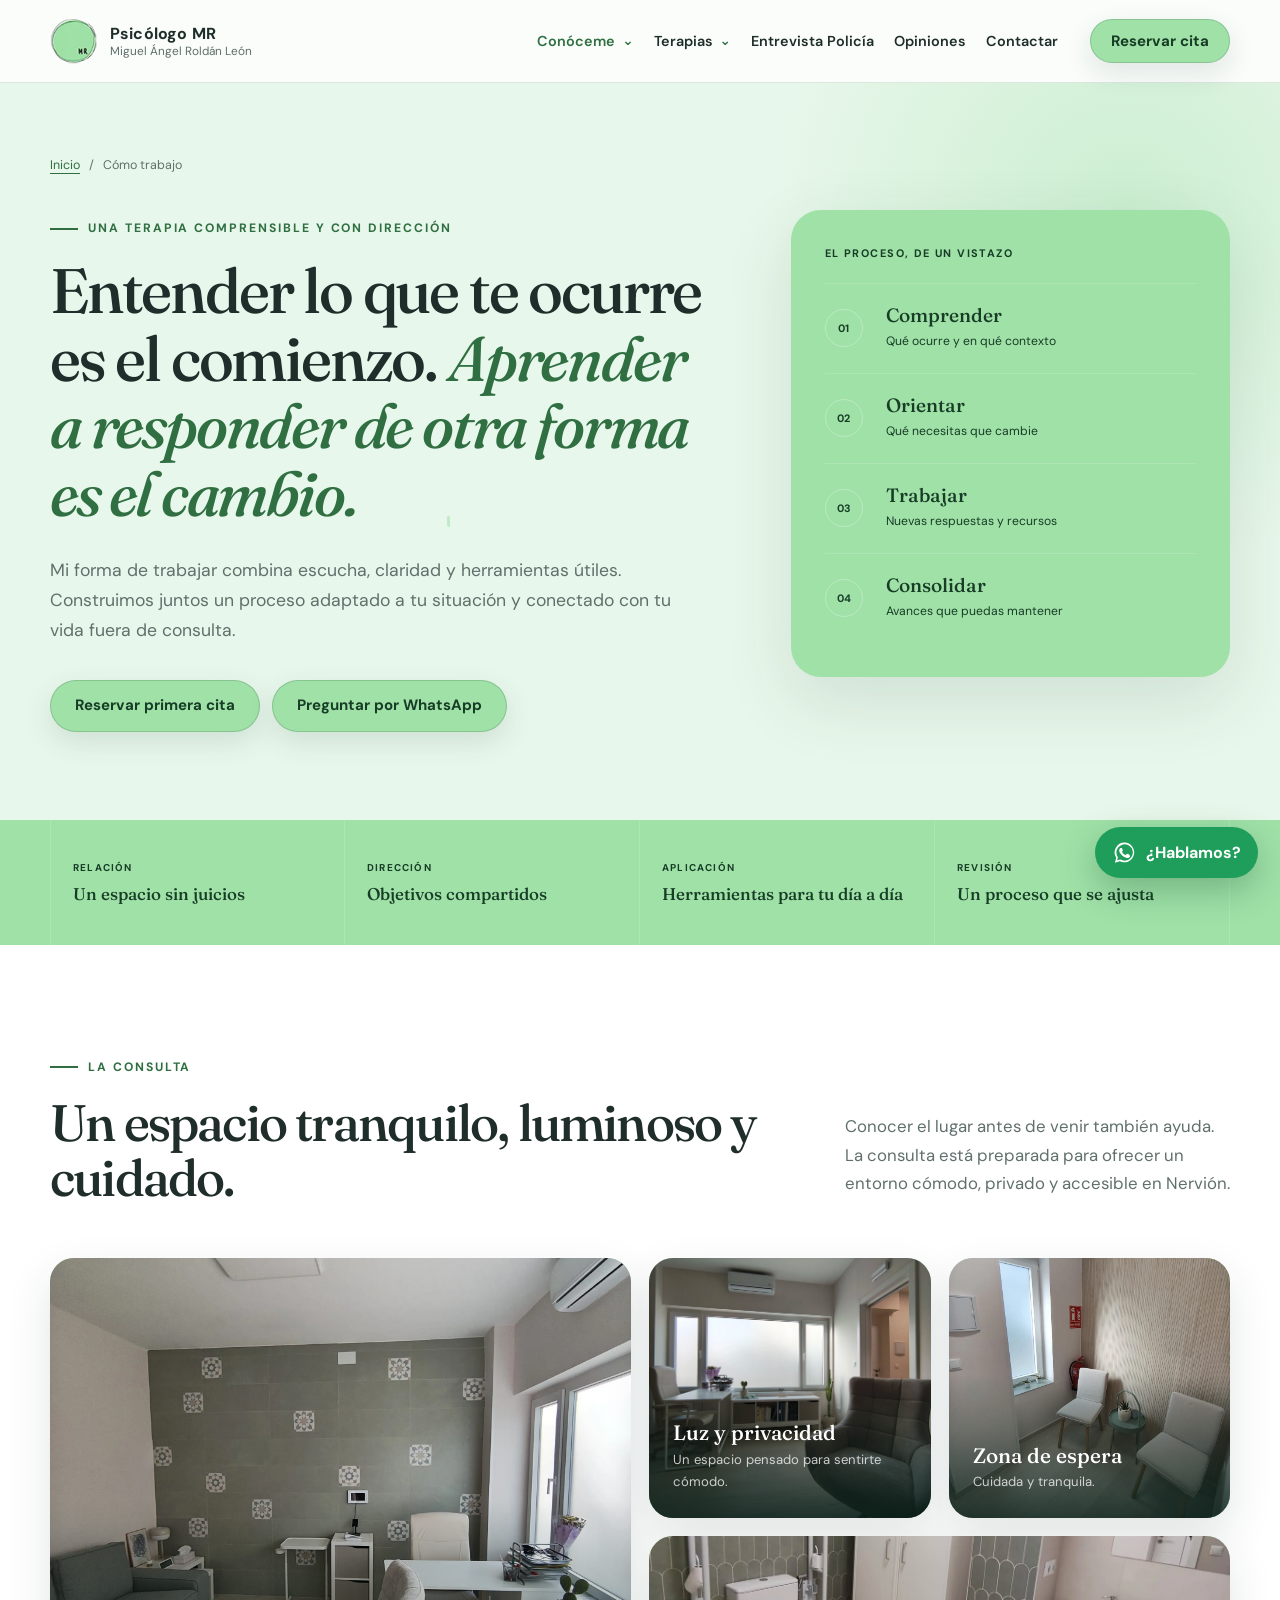
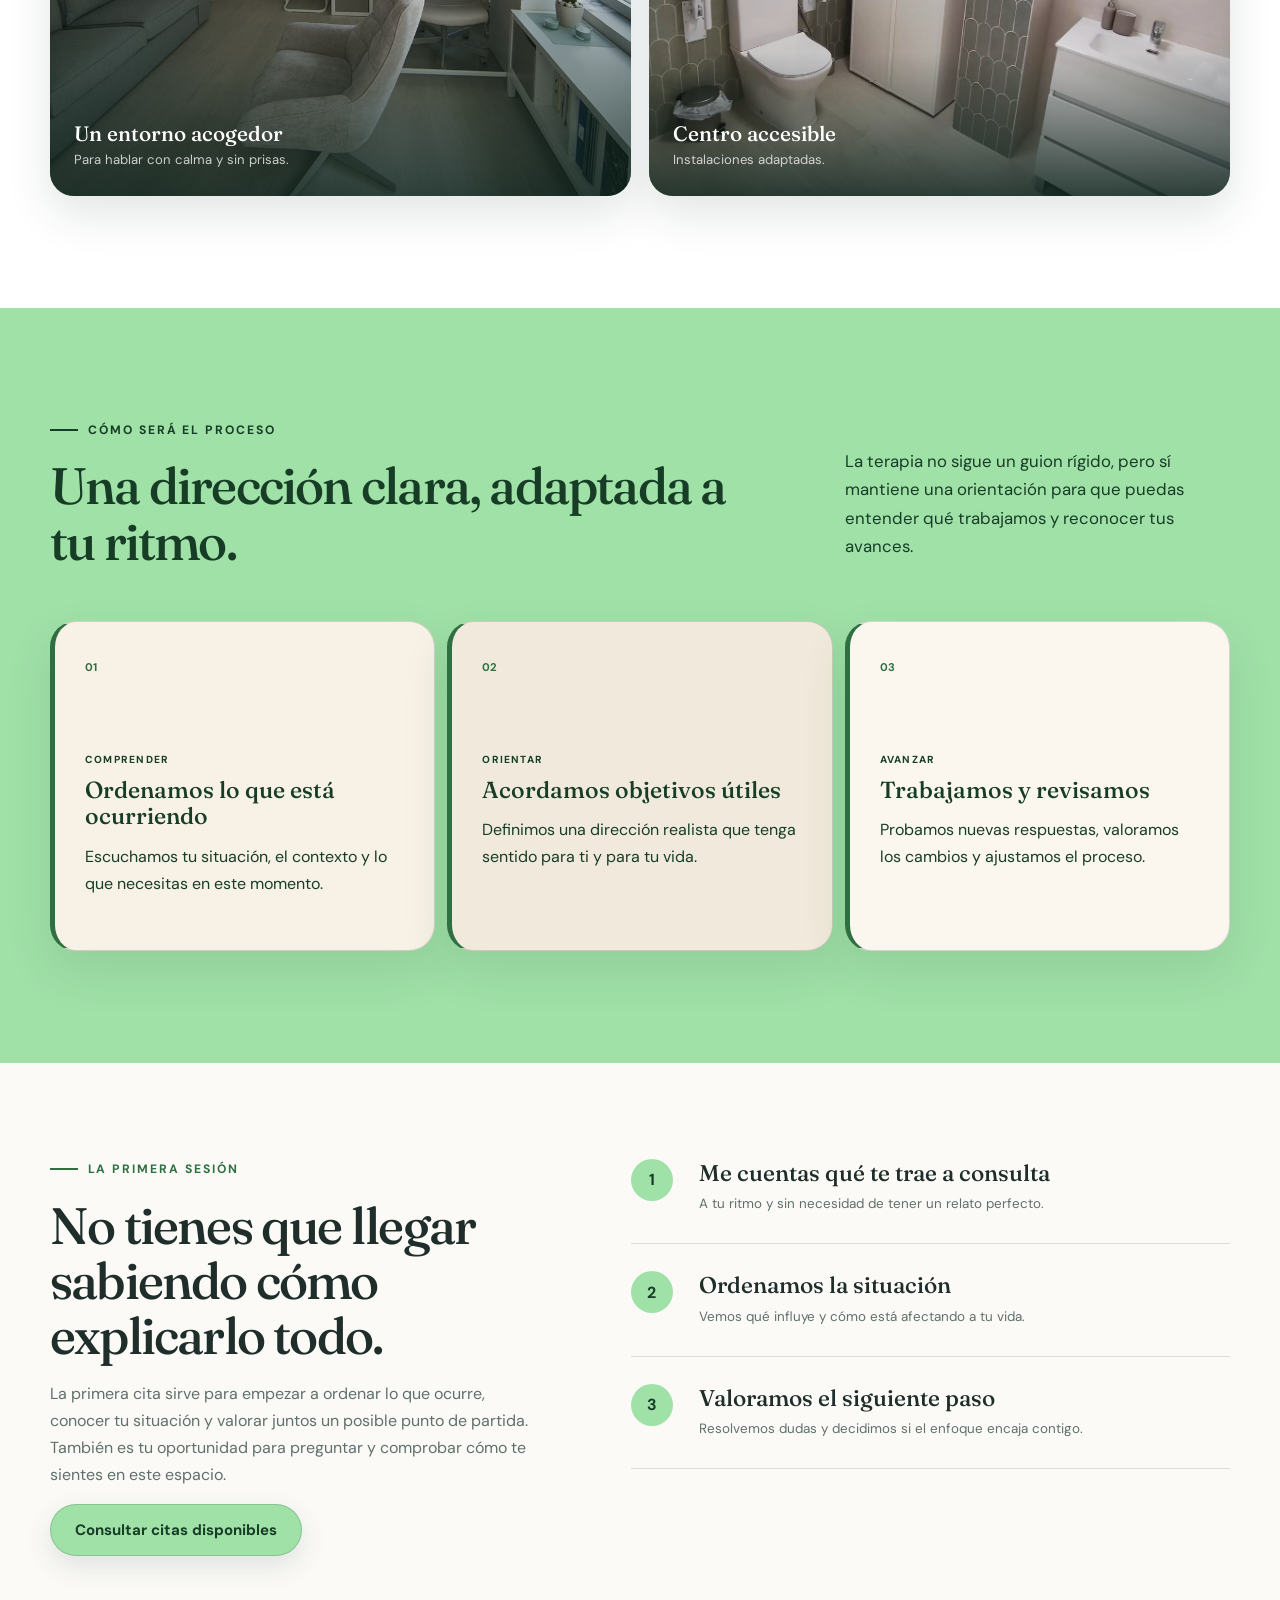
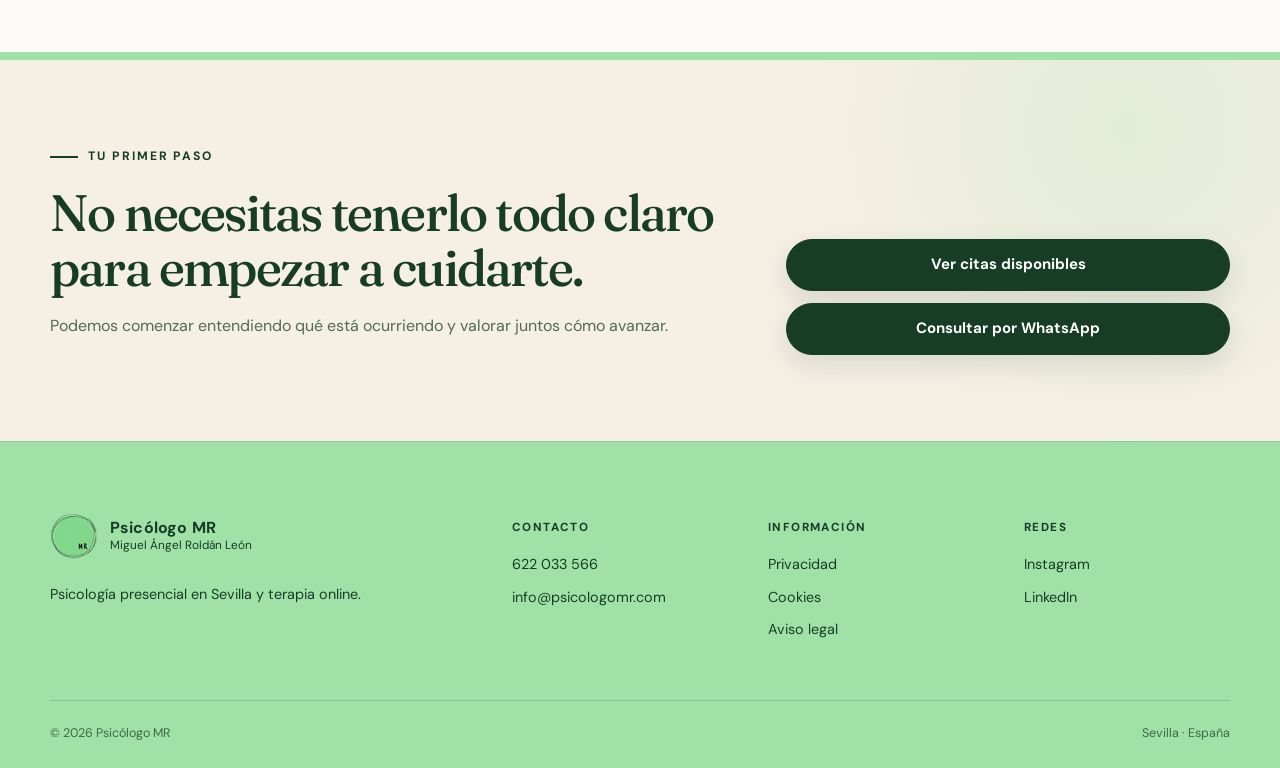
<file: como-trabajo.html>
<!doctype html>
<html lang="es">
<head>
  <meta charset="utf-8">
  <meta name="viewport" content="width=device-width, initial-scale=1">
  <title>Cómo trabajo en terapia | Psicólogo MR Sevilla</title>
  <meta name="description" content="Conoce cómo trabaja Miguel Ángel Roldán León: primera sesión, objetivos terapéuticos, proceso personalizado y seguimiento de los avances.">
  <meta name="author" content="Miguel Ángel Roldán León">
  <meta name="robots" content="index, follow, max-image-preview:large, max-snippet:-1">
  <meta name="theme-color" content="#285d52">
  <link rel="canonical" href="https://psicologomr.com/como-trabajo.html">
  <link rel="alternate" hreflang="es-ES" href="https://psicologomr.com/como-trabajo.html">
  <meta property="og:locale" content="es_ES">
  <meta property="og:type" content="website">
  <meta property="og:site_name" content="Psicólogo MR">
  <meta property="og:title" content="Cómo trabajo en terapia | Psicólogo MR Sevilla">
  <meta property="og:description" content="Un proceso cercano, comprensible y orientado a cambios que puedas reconocer en tu vida.">
  <meta property="og:url" content="https://psicologomr.com/como-trabajo.html">
  <link rel="preconnect" href="https://fonts.googleapis.com">
  <link rel="preconnect" href="https://fonts.gstatic.com" crossorigin>
  <link href="https://fonts.googleapis.com/css2?family=DM+Sans:wght@400;500;600;700&family=Fraunces:opsz,wght@9..144,500;9..144,600&display=swap" rel="stylesheet">
  <link rel="icon" type="image/png" href="img/logo.png">
  <link rel="apple-touch-icon" href="img/logo.png">
  <link rel="stylesheet" href="css/style.css?v=20261030-24">
  <script type="application/ld+json">
    {
      "@context": "https://schema.org",
      "@type": "WebPage",
      "name": "Cómo trabajo en terapia",
      "url": "https://psicologomr.com/como-trabajo.html",
      "description": "Explicación del proceso terapéutico de Miguel Ángel Roldán León en Sevilla.",
      "about": {"@type": "Person", "name": "Miguel Ángel Roldán León", "jobTitle": "Psicólogo General Sanitario"}
    }
  </script>
</head>
<body class="method-page method-summary">
  <a class="skip-link" href="#contenido">Saltar al contenido</a>
  <div class="page-progress" aria-hidden="true"><span data-page-progress></span></div>

  <header class="site-header">
    <div class="header-inner shell">
      <a class="brand" href="index.html#inicio" aria-label="Psicólogo MR, volver al inicio"><img src="img/logo.png" alt="" width="54" height="54" decoding="async"><span><strong>Psicólogo MR</strong><small>Miguel Ángel Roldán León</small></span></a>
      <button class="menu-toggle" type="button" aria-expanded="false" aria-controls="menu-principal" aria-label="Abrir menú"><span></span><span></span><span></span></button>
      <nav id="menu-principal" class="main-nav" aria-label="Navegación principal">
        <div class="nav-dropdown"><button class="nav-dropdown-toggle" type="button" aria-expanded="false" aria-current="page">Conóceme <span aria-hidden="true">⌄</span></button><div class="nav-submenu"><a href="como-trabajo.html" aria-current="page">Cómo trabajo</a><a href="sobre-mi.html">Sobre mí</a></div></div>
        <div class="nav-dropdown"><button class="nav-dropdown-toggle" type="button" aria-expanded="false">Terapias <span aria-hidden="true">⌄</span></button><div class="nav-submenu"><a href="terapia-individual.html">Terapia individual</a><a href="terapia-pareja.html">Terapia de pareja</a><a href="terapia-familiar.html">Terapia familiar</a></div></div>
        <a href="preparacion-entrevista-policia.html">Entrevista Policía</a><a href="opiniones.html">Opiniones</a><a href="contacto.html">Contactar</a>
      </nav>
      <a class="button button-small header-cta" href="index.html#reservar">Reservar cita</a>
    </div>
  </header>

  <main id="contenido" tabindex="-1">
    <section class="method-hero">
      <div class="shell method-hero-grid">
        <div class="method-hero-copy">
          <nav class="breadcrumb" aria-label="Migas de pan"><a href="index.html">Inicio</a><span>/</span><span>Cómo trabajo</span></nav>
          <p class="eyebrow"><span></span> Una terapia comprensible y con dirección</p>
          <h1>Entender lo que te ocurre es el comienzo. <em>Aprender a responder de otra forma es el cambio.</em></h1>
          <p class="method-lead">Mi forma de trabajar combina escucha, claridad y herramientas útiles. Construimos juntos un proceso adaptado a tu situación y conectado con tu vida fuera de consulta.</p>
          <div class="hero-actions"><a class="button" href="index.html#reservar">Reservar primera cita</a><a class="button button-ghost" href="https://api.whatsapp.com/send?phone=34622033566&text=Hola%2C%20quiero%20consultar%20c%C3%B3mo%20ser%C3%ADa%20el%20proceso%20de%20terapia" target="_blank" rel="noopener">Preguntar por WhatsApp</a></div>
        </div>
        <aside class="method-map-card" aria-label="Resumen del proceso terapéutico">
          <p>El proceso, de un vistazo</p>
          <ol><li><span>01</span><div><strong>Comprender</strong><small>Qué ocurre y en qué contexto</small></div></li><li><span>02</span><div><strong>Orientar</strong><small>Qué necesitas que cambie</small></div></li><li><span>03</span><div><strong>Trabajar</strong><small>Nuevas respuestas y recursos</small></div></li><li><span>04</span><div><strong>Consolidar</strong><small>Avances que puedas mantener</small></div></li></ol>
        </aside>
      </div>
    </section>

    <section class="method-values" aria-label="Principios de trabajo"><div class="shell"><div><small>Relación</small><strong>Un espacio sin juicios</strong></div><div><small>Dirección</small><strong>Objetivos compartidos</strong></div><div><small>Aplicación</small><strong>Herramientas para tu día a día</strong></div><div><small>Revisión</small><strong>Un proceso que se ajusta</strong></div></div></section>

    <section class="section consultation-space" id="consulta" aria-labelledby="consulta-title">
      <div class="shell">
        <div class="section-heading consultation-heading">
          <div>
            <p class="eyebrow"><span></span> La consulta</p>
            <h2 id="consulta-title">Un espacio tranquilo, luminoso y cuidado.</h2>
          </div>
          <p>Conocer el lugar antes de venir también ayuda. La consulta está preparada para ofrecer un entorno cómodo, privado y accesible en Nervión.</p>
        </div>

        <div class="consultation-gallery">
          <figure class="consultation-photo consultation-photo-main">
            <img src="img/consulta-1.jpg" alt="Despacho de Psicólogo MR en Sevilla, con zona de conversación y mesa de trabajo" width="1923" height="2560" loading="lazy" decoding="async">
            <figcaption><strong>Un entorno acogedor</strong><span>Para hablar con calma y sin prisas.</span></figcaption>
          </figure>

          <figure class="consultation-photo consultation-photo-secondary">
            <img src="img/consulta-2.jpg" alt="Vista luminosa del despacho de Psicólogo MR en Nervión" width="2464" height="3280" loading="lazy" decoding="async">
            <figcaption><strong>Luz y privacidad</strong><span>Un espacio pensado para sentirte cómodo.</span></figcaption>
          </figure>

          <figure class="consultation-photo consultation-photo-waiting">
            <img src="img/consulta-3.jpg" alt="Zona de espera de la consulta de Psicólogo MR" width="1923" height="2560" loading="lazy" decoding="async">
            <figcaption><strong>Zona de espera</strong><span>Cuidada y tranquila.</span></figcaption>
          </figure>

          <figure class="consultation-photo consultation-photo-accessible">
            <img src="img/consulta-4.jpg" alt="Aseo adaptado de la consulta de Psicólogo MR" width="2464" height="3280" loading="lazy" decoding="async">
            <figcaption><strong>Centro accesible</strong><span>Instalaciones adaptadas.</span></figcaption>
          </figure>
        </div>
      </div>
    </section>

    <section class="section method-process">
      <div class="shell">
        <div class="section-heading"><div><p class="eyebrow light"><span></span> Cómo será el proceso</p><h2>Una dirección clara, adaptada a tu ritmo.</h2></div><p>La terapia no sigue un guion rígido, pero sí mantiene una orientación para que puedas entender qué trabajamos y reconocer tus avances.</p></div>
        <ol class="method-process-list"><li><span>01</span><small>Comprender</small><h3>Ordenamos lo que está ocurriendo</h3><p>Escuchamos tu situación, el contexto y lo que necesitas en este momento.</p></li><li><span>02</span><small>Orientar</small><h3>Acordamos objetivos útiles</h3><p>Definimos una dirección realista que tenga sentido para ti y para tu vida.</p></li><li><span>03</span><small>Avanzar</small><h3>Trabajamos y revisamos</h3><p>Probamos nuevas respuestas, valoramos los cambios y ajustamos el proceso.</p></li></ol>
      </div>
    </section>

    <section class="section method-first shell">
      <div class="method-first-copy"><p class="eyebrow"><span></span> La primera sesión</p><h2>No tienes que llegar sabiendo cómo explicarlo todo.</h2><p>La primera cita sirve para empezar a ordenar lo que ocurre, conocer tu situación y valorar juntos un posible punto de partida. También es tu oportunidad para preguntar y comprobar cómo te sientes en este espacio.</p><a class="button button-ghost" href="index.html#reservar">Consultar citas disponibles</a></div>
      <ol class="method-first-list"><li><span>1</span><div><strong>Me cuentas qué te trae a consulta</strong><small>A tu ritmo y sin necesidad de tener un relato perfecto.</small></div></li><li><span>2</span><div><strong>Ordenamos la situación</strong><small>Vemos qué influye y cómo está afectando a tu vida.</small></div></li><li><span>3</span><div><strong>Valoramos el siguiente paso</strong><small>Resolvemos dudas y decidimos si el enfoque encaja contigo.</small></div></li></ol>
    </section>

    <section class="method-final"><div class="shell therapy-final-grid"><div><p class="eyebrow light"><span></span> Tu primer paso</p><h2>No necesitas tenerlo todo claro para empezar a cuidarte.</h2><p>Podemos comenzar entendiendo qué está ocurriendo y valorar juntos cómo avanzar.</p></div><div class="therapy-final-actions"><a class="button button-light" href="index.html#reservar">Ver citas disponibles</a><a class="button button-outline-light" href="https://api.whatsapp.com/send?phone=34622033566&text=Hola%2C%20quiero%20consultar%20si%20la%20terapia%20puede%20ayudarme" target="_blank" rel="noopener">Consultar por WhatsApp</a></div></div></section>
  </main>

  <footer class="site-footer"><div class="shell footer-grid"><div class="footer-brand"><div class="brand"><img src="img/logo.png" alt="" width="54" height="54" loading="lazy" decoding="async"><span><strong>Psicólogo MR</strong><small>Miguel Ángel Roldán León</small></span></div><p>Psicología presencial en Sevilla y terapia online.</p></div><div><h3>Contacto</h3><a href="tel:+34622033566">622 033 566</a><a href="mailto:info@psicologomr.com">info@psicologomr.com</a></div><div><h3>Información</h3><a href="privacidad.html">Privacidad</a><a href="cookies.html">Cookies</a><a href="aviso-legal.html">Aviso legal</a></div><div><h3>Redes</h3><a href="https://www.instagram.com/psicologo_mr/" target="_blank" rel="noopener">Instagram</a><a href="https://www.linkedin.com/in/miguel-angel-roldan-leon/" target="_blank" rel="noopener">LinkedIn</a></div></div><div class="shell footer-bottom"><span>© <span id="year"></span> Psicólogo MR</span><span>Sevilla · España</span></div></footer>
  <nav class="mobile-actions" aria-label="Contacto rápido"><a href="tel:+34622033566"><span aria-hidden="true">☎</span><strong>Llamar</strong></a><a class="mobile-actions-whatsapp" href="https://api.whatsapp.com/send?phone=34622033566" target="_blank" rel="noopener"><span aria-hidden="true">◉</span><strong>WhatsApp</strong></a><a class="mobile-actions-book" href="index.html#reservar"><span aria-hidden="true">▣</span><strong>Reservar</strong></a></nav>
  <a class="whatsapp-float" href="https://api.whatsapp.com/send?phone=34622033566&text=Hola%2C%20quiero%20consultar%20c%C3%B3mo%20ser%C3%ADa%20el%20proceso%20de%20terapia" target="_blank" rel="noopener" aria-label="Consultar por WhatsApp"><svg viewBox="0 0 32 32" aria-hidden="true"><path fill="currentColor" d="M16.1 3.2A12.7 12.7 0 0 0 5.4 22.8L3.7 29l6.4-1.7a12.7 12.7 0 1 0 6-24.1Zm0 23.3c-1.9 0-3.7-.5-5.3-1.4l-.4-.2-3.8 1 1-3.7-.2-.4a10.5 10.5 0 1 1 8.7 4.7Zm5.8-7.9c-.3-.2-1.9-.9-2.2-1-.3-.1-.5-.2-.7.2l-1 1.2c-.2.2-.4.2-.7.1a8.6 8.6 0 0 1-2.6-1.6 9.8 9.8 0 0 1-1.8-2.2c-.2-.3 0-.5.1-.6l.5-.6.3-.5c.1-.2.1-.4 0-.6l-1-2.4c-.3-.6-.6-.5-.8-.5h-.7c-.2 0-.6.1-.9.4-.3.4-1.2 1.2-1.2 2.9s1.2 3.3 1.4 3.6c.2.2 2.4 3.7 5.9 5.2.8.4 1.5.6 2 .7.8.3 1.6.2 2.2.1.7-.1 1.9-.8 2.2-1.5.3-.7.3-1.4.2-1.5-.1-.2-.4-.3-.7-.5Z"/></svg><span>¿Hablamos?</span></a>
  <button class="back-to-top" type="button" aria-label="Volver al principio" data-back-to-top>↑</button>
  <script src="js/script.js?v=20261013-1"></script>
</body>
</html>
</file>
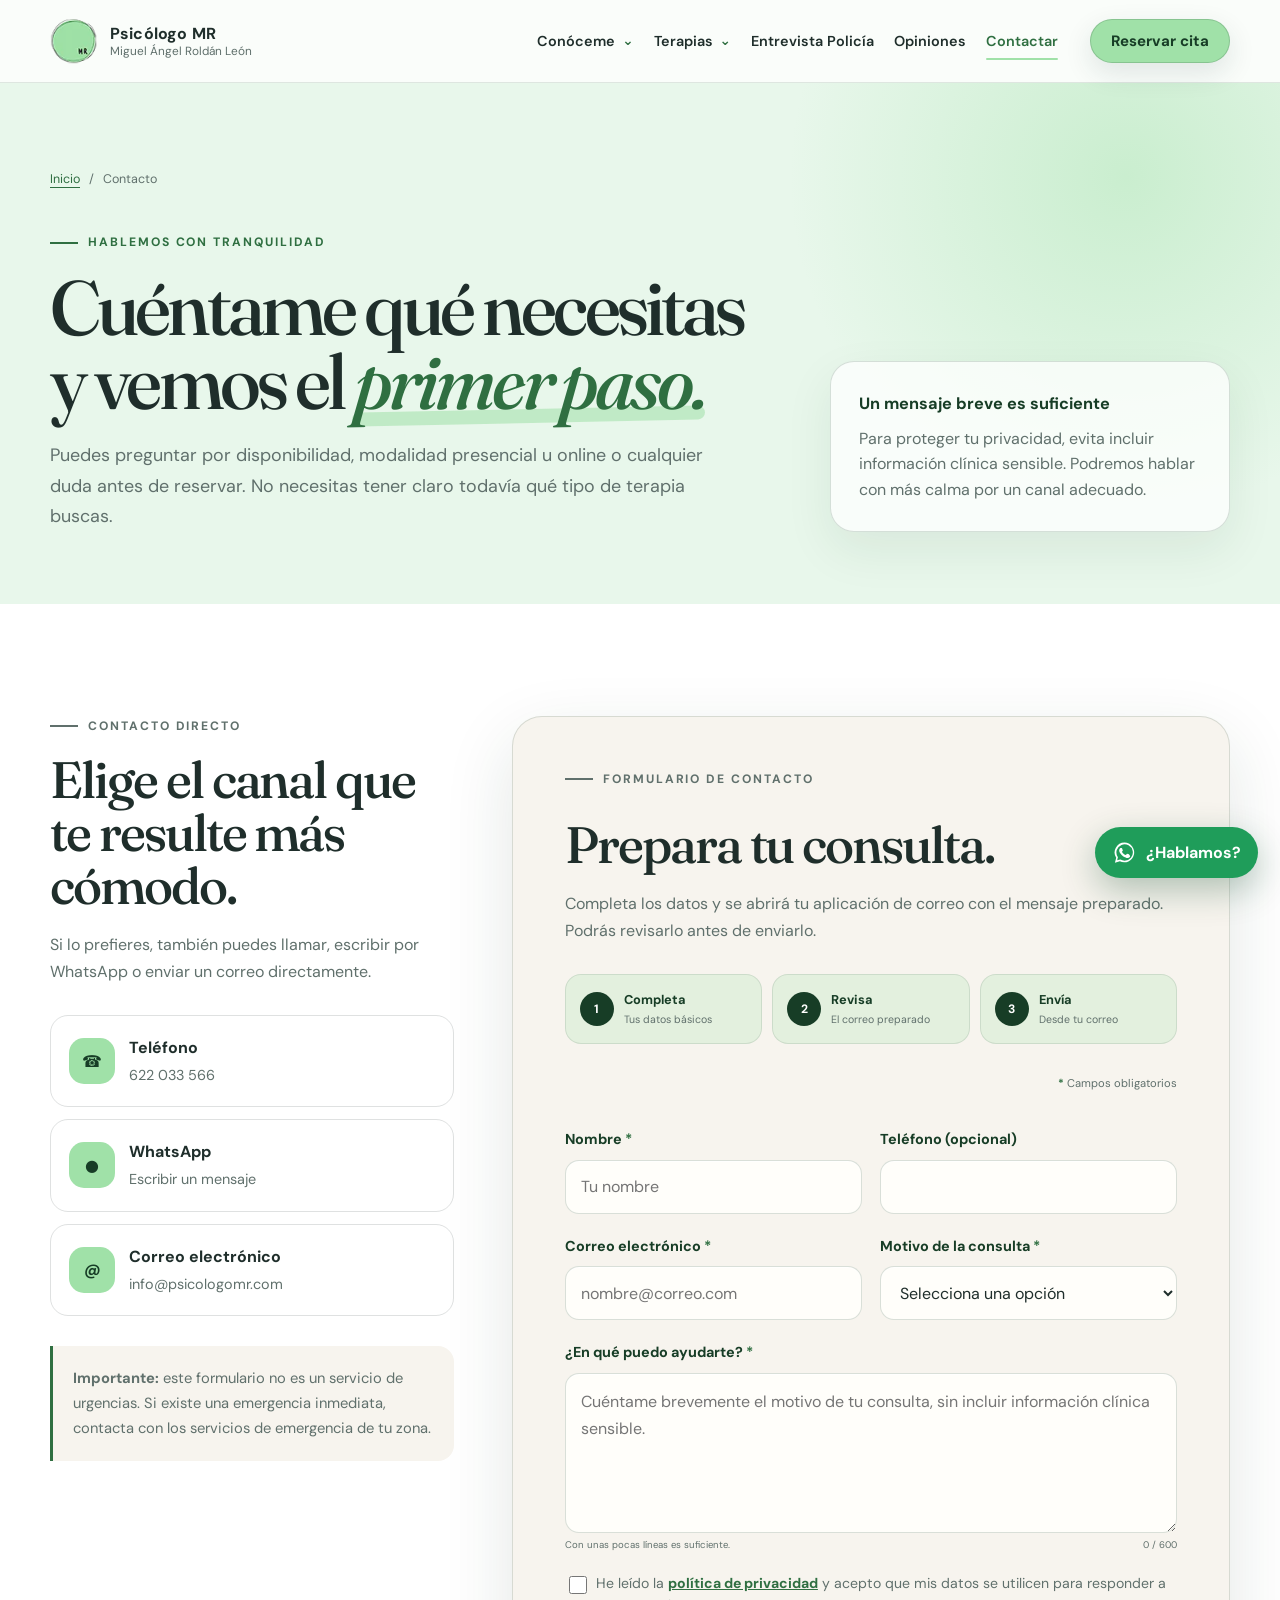
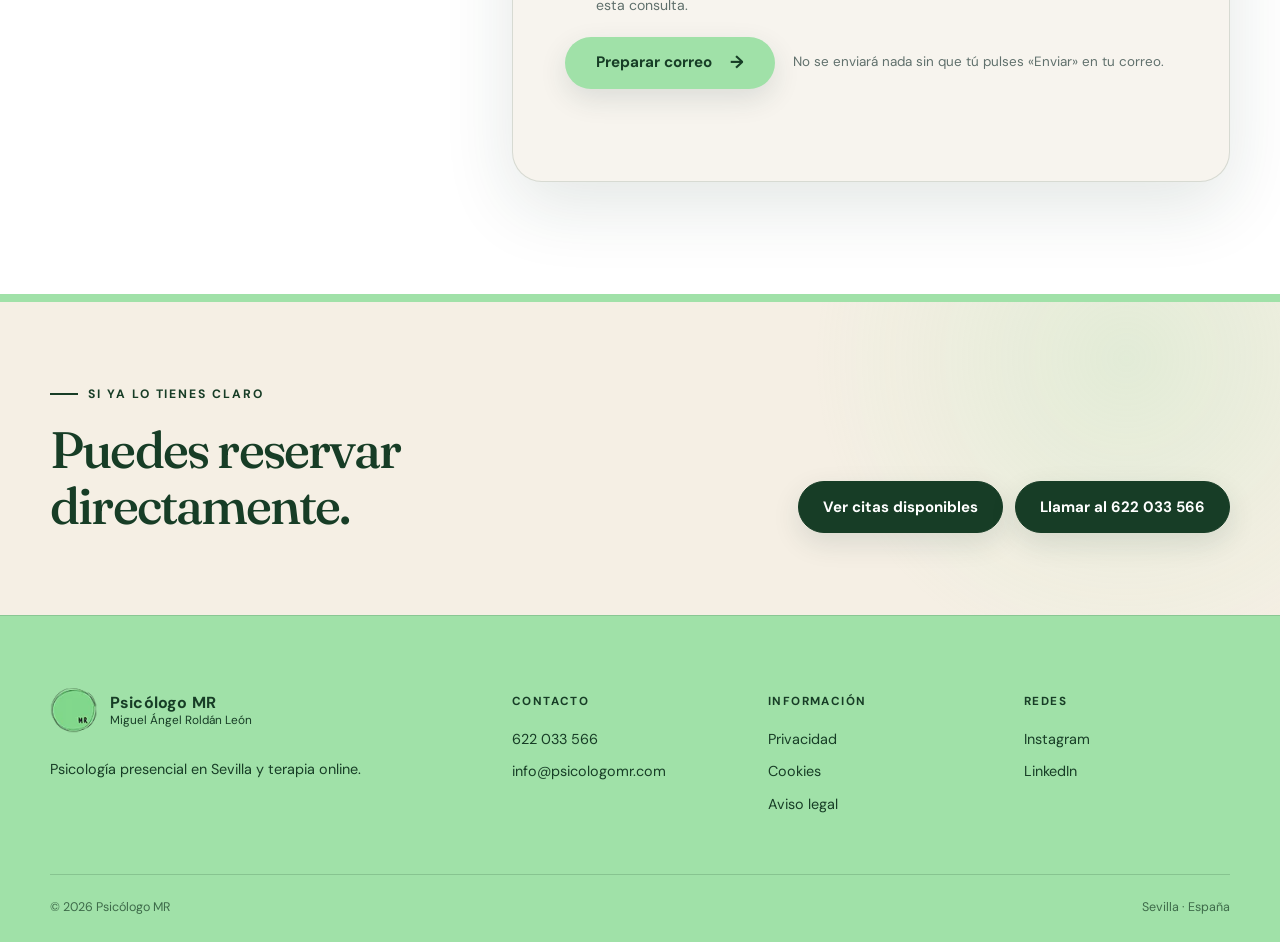
<file: contacto.html>
<!doctype html>
<html lang="es">
<head>
  <meta charset="utf-8">
  <meta name="viewport" content="width=device-width, initial-scale=1">
  <title>Contacto | Psicólogo MR Sevilla</title>
  <meta name="description" content="Contacta con Miguel Ángel Roldán León, Psicólogo MR en Sevilla. Consulta disponibilidad para terapia presencial u online.">
  <meta name="robots" content="index, follow">
  <meta name="theme-color" content="#a0e1a8">
  <link rel="canonical" href="https://psicologomr.com/contacto.html">
  <link rel="preconnect" href="https://fonts.googleapis.com">
  <link rel="preconnect" href="https://fonts.gstatic.com" crossorigin>
  <link href="https://fonts.googleapis.com/css2?family=DM+Sans:wght@400;500;600;700&family=Fraunces:opsz,wght@9..144,500;9..144,600&display=swap" rel="stylesheet">
  <link rel="icon" type="image/png" href="img/logo.png">
  <link rel="apple-touch-icon" href="img/logo.png">
  <link rel="stylesheet" href="css/style.css?v=20261030-16">
</head>
<body class="contact-page">
  <a class="skip-link" href="#contenido">Saltar al contenido</a>
  <div class="page-progress" aria-hidden="true"><span data-page-progress></span></div>

  <header class="site-header" id="inicio">
    <div class="header-inner shell">
      <a class="brand" href="index.html" aria-label="Psicólogo MR, inicio">
        <img src="img/logo.png" alt="" width="54" height="54" decoding="async">
        <span><strong>Psicólogo MR</strong><small>Miguel Ángel Roldán León</small></span>
      </a>
      <button class="menu-toggle" type="button" aria-expanded="false" aria-controls="menu-principal" aria-label="Abrir menú"><span></span><span></span><span></span></button>
      <nav id="menu-principal" class="main-nav" aria-label="Navegación principal">
        <div class="nav-dropdown"><button class="nav-dropdown-toggle" type="button" aria-expanded="false">Conóceme <span aria-hidden="true">⌄</span></button><div class="nav-submenu"><a href="como-trabajo.html">Cómo trabajo</a><a href="sobre-mi.html">Sobre mí</a></div></div>
        <div class="nav-dropdown"><button class="nav-dropdown-toggle" type="button" aria-expanded="false">Terapias <span aria-hidden="true">⌄</span></button><div class="nav-submenu"><a href="terapia-individual.html">Terapia individual</a><a href="terapia-pareja.html">Terapia de pareja</a><a href="terapia-familiar.html">Terapia familiar</a></div></div>
        <a href="preparacion-entrevista-policia.html">Entrevista Policía</a>
        <a href="opiniones.html">Opiniones</a>
        <a href="contacto.html" aria-current="page">Contactar</a>
      </nav>
      <a class="button button-small header-cta" href="index.html#reservar">Reservar cita</a>
    </div>
  </header>

  <main id="contenido" tabindex="-1">
    <section class="contact-hero">
      <div class="shell contact-hero-grid">
        <div class="contact-hero-copy">
          <nav class="breadcrumb" aria-label="Migas de pan"><a href="index.html">Inicio</a><span>/</span><span>Contacto</span></nav>
          <p class="eyebrow"><span></span> Hablemos con tranquilidad</p>
          <h1>Cuéntame qué necesitas y vemos el <em>primer paso.</em></h1>
          <p>Puedes preguntar por disponibilidad, modalidad presencial u online o cualquier duda antes de reservar. No necesitas tener claro todavía qué tipo de terapia buscas.</p>
        </div>
        <aside class="contact-hero-note" aria-label="Información importante">
          <strong>Un mensaje breve es suficiente</strong>
          <span>Para proteger tu privacidad, evita incluir información clínica sensible. Podremos hablar con más calma por un canal adecuado.</span>
        </aside>
      </div>
    </section>

    <section class="section contact-section">
      <div class="shell contact-layout">
        <div class="contact-direct">
          <p class="eyebrow"><span></span> Contacto directo</p>
          <h2>Elige el canal que te resulte más cómodo.</h2>
          <p>Si lo prefieres, también puedes llamar, escribir por WhatsApp o enviar un correo directamente.</p>

          <div class="contact-options">
            <a class="contact-option" href="tel:+34622033566">
              <span class="contact-option-icon" aria-hidden="true">☎</span>
              <span><strong>Teléfono</strong><span>622 033 566</span></span>
            </a>
            <a class="contact-option" href="https://api.whatsapp.com/send?phone=34622033566&amp;text=Hola%2C%20he%20visitado%20la%20web%20y%20me%20gustar%C3%ADa%20hacer%20una%20consulta" target="_blank" rel="noopener">
              <span class="contact-option-icon" aria-hidden="true">●</span>
              <span><strong>WhatsApp</strong><span>Escribir un mensaje</span></span>
            </a>
            <a class="contact-option" href="mailto:info@psicologomr.com">
              <span class="contact-option-icon" aria-hidden="true">@</span>
              <span><strong>Correo electrónico</strong><span>info@psicologomr.com</span></span>
            </a>
          </div>

          <p class="contact-confidentiality"><strong>Importante:</strong> este formulario no es un servicio de urgencias. Si existe una emergencia inmediata, contacta con los servicios de emergencia de tu zona.</p>
        </div>

        <div class="contact-form-card">
          <p class="eyebrow"><span></span> Formulario de contacto</p>
          <h2>Prepara tu consulta.</h2>
          <p>Completa los datos y se abrirá tu aplicación de correo con el mensaje preparado. Podrás revisarlo antes de enviarlo.</p>

          <ol class="contact-form-steps" aria-label="Cómo funciona el formulario">
            <li><span>1</span><strong>Completa</strong><small>Tus datos básicos</small></li>
            <li><span>2</span><strong>Revisa</strong><small>El correo preparado</small></li>
            <li><span>3</span><strong>Envía</strong><small>Desde tu correo</small></li>
          </ol>

          <form class="contact-form" data-contact-form>
            <p class="contact-form-required-note"><span aria-hidden="true">*</span> Campos obligatorios</p>
            <div class="contact-form-row">
              <div class="contact-field">
                <label for="nombre">Nombre <span class="required-marker" aria-hidden="true">*</span></label>
                <input id="nombre" name="nombre" type="text" autocomplete="name" placeholder="Tu nombre" required>
              </div>
              <div class="contact-field">
                <label for="telefono">Teléfono <span aria-hidden="true">(opcional)</span></label>
                <input id="telefono" name="telefono" type="tel" autocomplete="tel">
              </div>
            </div>

            <div class="contact-form-row">
              <div class="contact-field">
                <label for="email">Correo electrónico <span class="required-marker" aria-hidden="true">*</span></label>
                <input id="email" name="email" type="email" autocomplete="email" placeholder="nombre@correo.com" required>
              </div>
              <div class="contact-field">
                <label for="motivo">Motivo de la consulta <span class="required-marker" aria-hidden="true">*</span></label>
                <select id="motivo" name="motivo" required>
                  <option value="">Selecciona una opción</option>
                  <option>Terapia individual</option>
                  <option>Terapia de pareja</option>
                  <option>Terapia familiar</option>
                  <option>Preparación entrevista Policía</option>
                  <option>Consulta general</option>
                </select>
              </div>
            </div>

            <div class="contact-field">
              <label for="mensaje">¿En qué puedo ayudarte? <span class="required-marker" aria-hidden="true">*</span></label>
              <textarea id="mensaje" name="mensaje" maxlength="600" aria-describedby="mensaje-ayuda mensaje-contador" placeholder="Cuéntame brevemente el motivo de tu consulta, sin incluir información clínica sensible." required></textarea>
              <div class="contact-message-meta"><small id="mensaje-ayuda">Con unas pocas líneas es suficiente.</small><small id="mensaje-contador" data-message-count>0 / 600</small></div>
            </div>

            <label class="contact-consent" for="consentimiento">
              <input id="consentimiento" name="consentimiento" type="checkbox" required>
              <span>He leído la <a href="privacidad.html" target="_blank">política de privacidad</a> y acepto que mis datos se utilicen para responder a esta consulta.</span>
            </label>

            <div class="contact-form-actions">
              <button class="button contact-submit" type="submit"><span>Preparar correo</span><span aria-hidden="true">→</span></button>
              <p class="contact-form-hint">No se enviará nada sin que tú pulses «Enviar» en tu correo.</p>
            </div>
            <p class="contact-form-status" data-contact-status role="status" aria-live="polite"></p>
          </form>
        </div>
      </div>
    </section>

    <section class="final-cta">
      <div class="shell final-cta-inner">
        <div><p class="eyebrow light"><span></span> Si ya lo tienes claro</p><h2>Puedes reservar directamente.</h2></div>
        <div class="hero-actions"><a class="button button-light" href="index.html#reservar">Ver citas disponibles</a><a class="button button-outline-light" href="tel:+34622033566">Llamar al 622 033 566</a></div>
      </div>
    </section>
  </main>

  <footer class="site-footer">
    <div class="shell footer-grid">
      <div class="footer-brand"><div class="brand"><img src="img/logo.png" alt="" width="54" height="54" loading="lazy" decoding="async"><span><strong>Psicólogo MR</strong><small>Miguel Ángel Roldán León</small></span></div><p>Psicología presencial en Sevilla y terapia online.</p></div>
      <div><h3>Contacto</h3><a href="tel:+34622033566">622 033 566</a><a href="mailto:info@psicologomr.com">info@psicologomr.com</a></div>
      <div><h3>Información</h3><a href="privacidad.html">Privacidad</a><a href="cookies.html">Cookies</a><a href="aviso-legal.html">Aviso legal</a></div>
      <div><h3>Redes</h3><a href="https://www.instagram.com/psicologo_mr/" target="_blank" rel="noopener">Instagram</a><a href="https://www.linkedin.com/in/miguel-angel-roldan-leon/" target="_blank" rel="noopener">LinkedIn</a></div>
    </div>
    <div class="shell footer-bottom"><span>© <span id="year"></span> Psicólogo MR</span><span>Sevilla · España</span></div>
  </footer>

  <a class="whatsapp-float" href="https://api.whatsapp.com/send?phone=34622033566&amp;text=Hola%2C%20me%20gustar%C3%ADa%20hacer%20una%20consulta" target="_blank" rel="noopener" aria-label="Consultar por WhatsApp"><svg viewBox="0 0 32 32" aria-hidden="true"><path fill="currentColor" d="M16.1 3.2A12.7 12.7 0 0 0 5.4 22.8L3.7 29l6.4-1.7a12.7 12.7 0 1 0 6-24.1Zm0 23.3c-1.9 0-3.7-.5-5.3-1.4l-.4-.2-3.8 1 1-3.7-.2-.4a10.5 10.5 0 1 1 8.7 4.7Zm5.8-7.9c-.3-.2-1.9-.9-2.2-1-.3-.1-.5-.2-.7.2l-1 1.2c-.2.2-.4.2-.7.1a8.6 8.6 0 0 1-2.6-1.6 9.8 9.8 0 0 1-1.8-2.2c-.2-.3 0-.5.1-.6l.5-.6.3-.5c.1-.2.1-.4 0-.6l-1-2.4c-.3-.6-.6-.5-.8-.5h-.7c-.2 0-.6.1-.9.4-.3.4-1.2 1.2-1.2 2.9s1.2 3.3 1.4 3.6c.2.2 2.4 3.7 5.9 5.2.8.4 1.5.6 2 .7.8.3 1.6.2 2.2.1.7-.1 1.9-.8 2.2-1.5.3-.7.3-1.4.2-1.5-.1-.2-.4-.3-.7-.5Z"/></svg><span>¿Hablamos?</span></a>
  <nav class="mobile-actions" aria-label="Acciones rápidas"><a href="tel:+34622033566"><span aria-hidden="true">☎</span><strong>Llamar</strong></a><a class="mobile-actions-whatsapp" href="https://api.whatsapp.com/send?phone=34622033566&amp;text=Hola%2C%20me%20gustar%C3%ADa%20hacer%20una%20consulta" target="_blank" rel="noopener"><span aria-hidden="true">◉</span><strong>WhatsApp</strong></a><a class="mobile-actions-book" href="index.html#reservar"><span aria-hidden="true">▣</span><strong>Reservar</strong></a></nav>
  <button class="back-to-top" type="button" aria-label="Volver al principio" data-back-to-top>↑</button>
  <script src="js/script.js?v=20261030-2"></script>
</body>
</html>
</file>
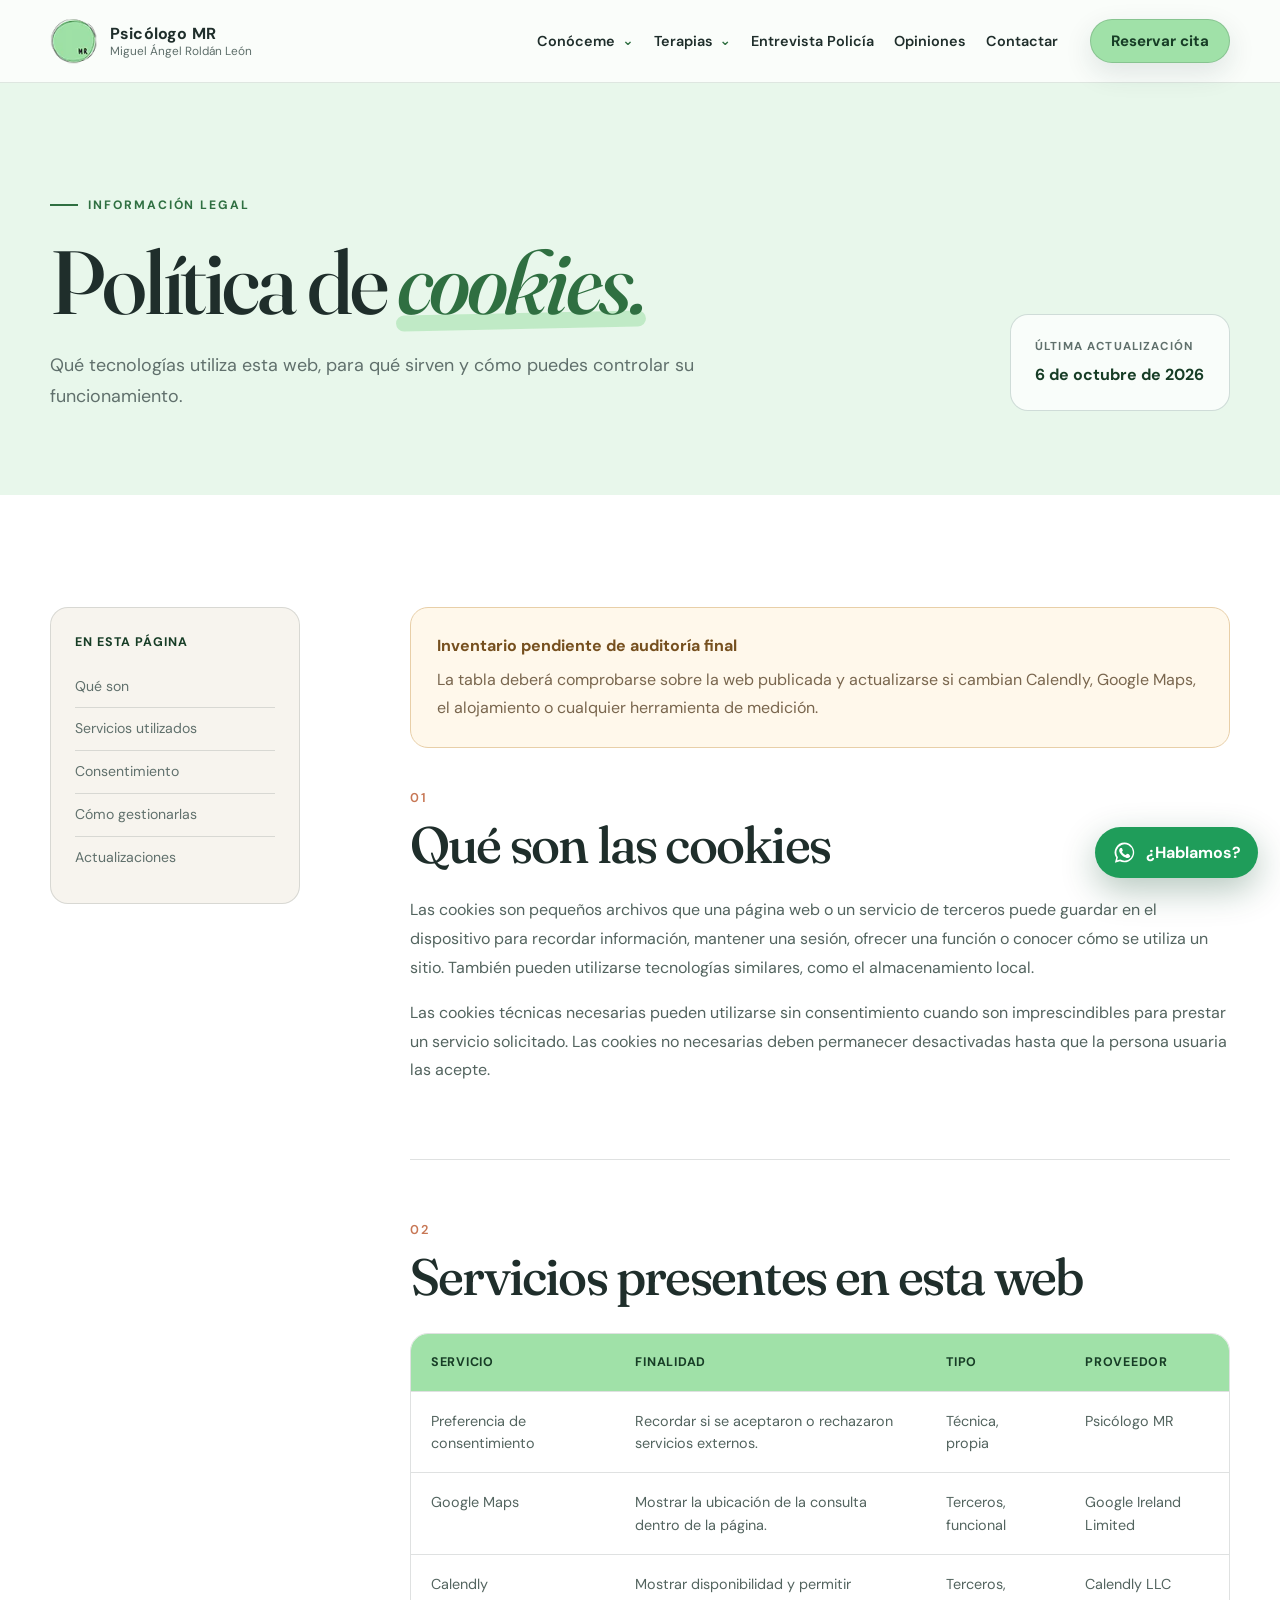
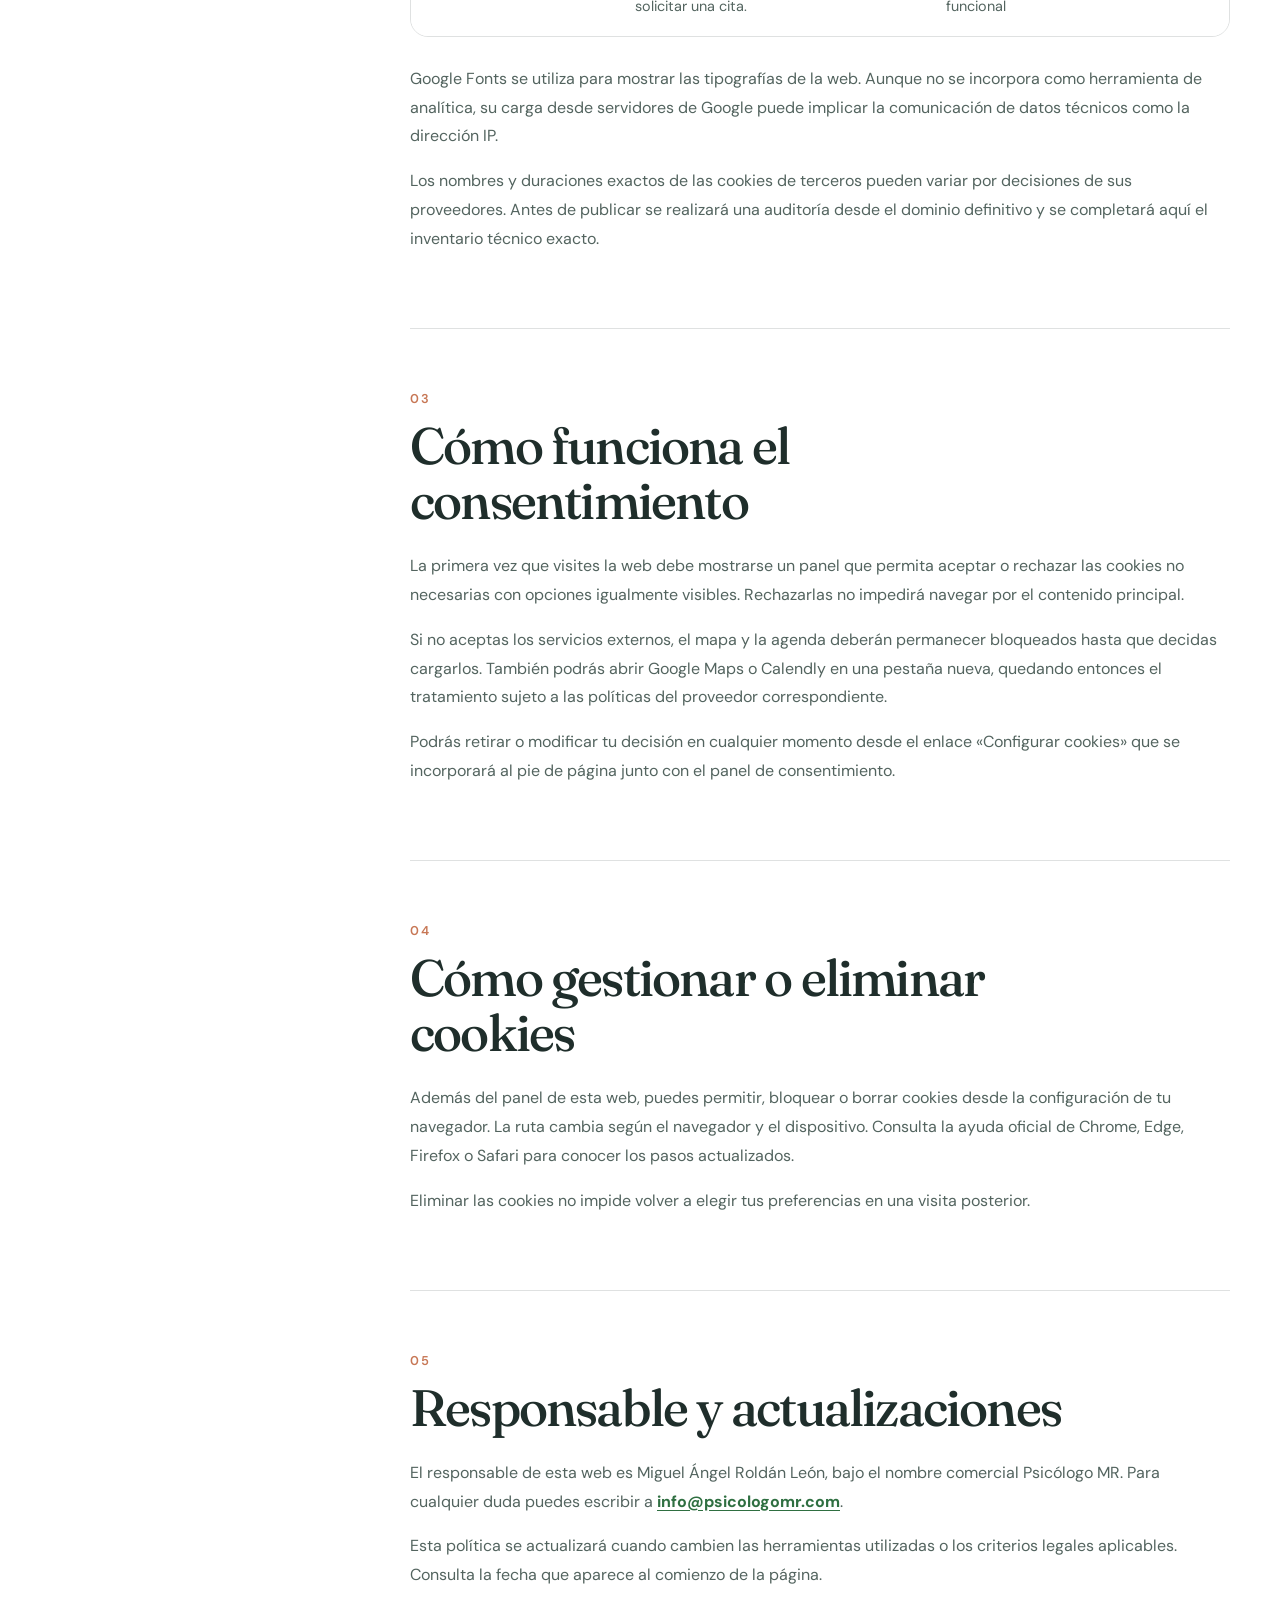
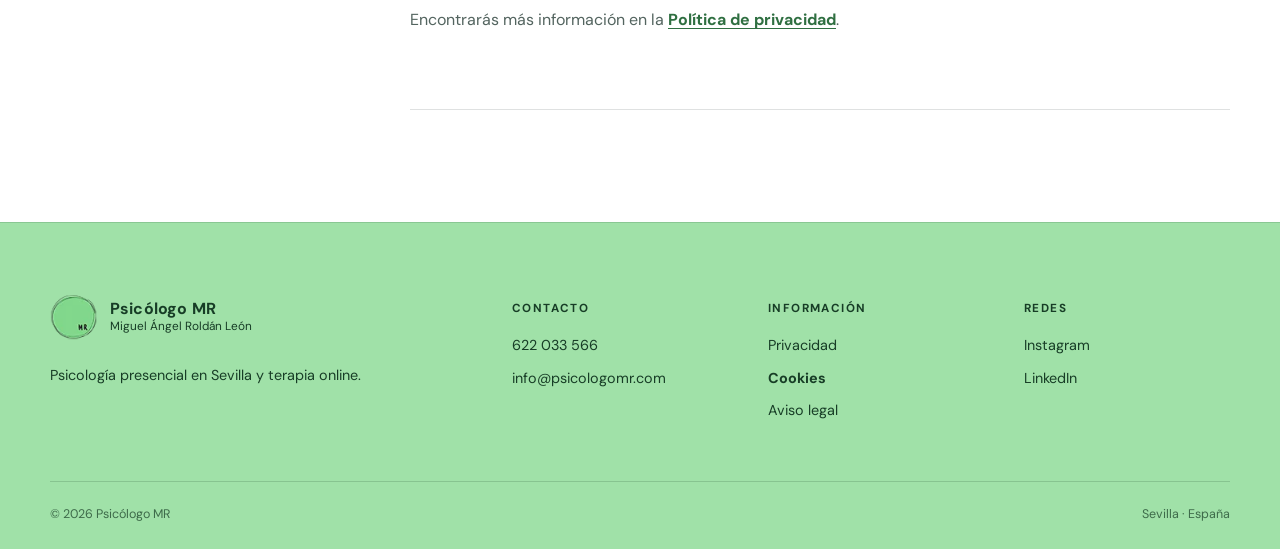
<file: cookies.html>
<!doctype html>
<html lang="es">
<head>
  <meta charset="utf-8">
  <meta name="viewport" content="width=device-width, initial-scale=1">
  <title>Política de cookies | Psicólogo MR</title>
  <meta name="description" content="Información sobre las cookies y tecnologías de terceros utilizadas en la web de Psicólogo MR.">
  <meta name="robots" content="index, follow">
  <meta name="theme-color" content="#285d52">
  <link rel="canonical" href="https://psicologomr.com/cookies.html">
  <link rel="preconnect" href="https://fonts.googleapis.com"><link rel="preconnect" href="https://fonts.gstatic.com" crossorigin>
  <link href="https://fonts.googleapis.com/css2?family=DM+Sans:wght@400;500;600;700&family=Fraunces:opsz,wght@9..144,500;9..144,600&display=swap" rel="stylesheet">
  <link rel="icon" type="image/png" href="img/logo.png">
  <link rel="apple-touch-icon" href="img/logo.png">
  <link rel="stylesheet" href="css/style.css?v=20261030-12">
</head>
<body class="legal-page">
  <a class="skip-link" href="#contenido">Saltar al contenido</a><div class="page-progress" aria-hidden="true"><span data-page-progress></span></div>
  <header class="site-header" id="inicio"><div class="header-inner shell"><a class="brand" href="index.html" aria-label="Psicólogo MR, inicio"><img src="img/logo.png" alt="" width="54" height="54" decoding="async"><span><strong>Psicólogo MR</strong><small>Miguel Ángel Roldán León</small></span></a><button class="menu-toggle" type="button" aria-expanded="false" aria-controls="menu-principal" aria-label="Abrir menú"><span></span><span></span><span></span></button><nav id="menu-principal" class="main-nav" aria-label="Navegación principal"><div class="nav-dropdown"><button class="nav-dropdown-toggle" type="button" aria-expanded="false">Conóceme <span aria-hidden="true">⌄</span></button><div class="nav-submenu"><a href="como-trabajo.html">Cómo trabajo</a><a href="sobre-mi.html">Sobre mí</a></div></div><div class="nav-dropdown"><button class="nav-dropdown-toggle" type="button" aria-expanded="false">Terapias <span aria-hidden="true">⌄</span></button><div class="nav-submenu"><a href="terapia-individual.html">Terapia individual</a><a href="terapia-pareja.html">Terapia de pareja</a><a href="terapia-familiar.html">Terapia familiar</a></div></div><a href="preparacion-entrevista-policia.html">Entrevista Policía</a><a href="opiniones.html">Opiniones</a><a href="contacto.html">Contactar</a></nav><a class="button button-small header-cta" href="index.html#reservar">Reservar cita</a></div></header>
  <main id="contenido" tabindex="-1">
    <section class="legal-hero"><div class="shell legal-hero-inner"><div><p class="eyebrow"><span></span> Información legal</p><h1>Política de <em>cookies.</em></h1><p>Qué tecnologías utiliza esta web, para qué sirven y cómo puedes controlar su funcionamiento.</p></div><div class="legal-meta"><span>Última actualización</span><strong>6 de octubre de 2026</strong></div></div></section>
    <section class="section legal-section"><div class="shell legal-layout">
      <aside class="legal-index" aria-label="Índice de la política"><strong>En esta página</strong><a href="#que-son">Qué son</a><a href="#servicios">Servicios utilizados</a><a href="#consentimiento">Consentimiento</a><a href="#configuracion">Cómo gestionarlas</a><a href="#actualizaciones">Actualizaciones</a></aside>
      <article class="legal-content">
        <div class="legal-draft-note"><strong>Inventario pendiente de auditoría final</strong><p>La tabla deberá comprobarse sobre la web publicada y actualizarse si cambian Calendly, Google Maps, el alojamiento o cualquier herramienta de medición.</p></div>
        <section id="que-son"><p class="legal-number">01</p><h2>Qué son las cookies</h2><p>Las cookies son pequeños archivos que una página web o un servicio de terceros puede guardar en el dispositivo para recordar información, mantener una sesión, ofrecer una función o conocer cómo se utiliza un sitio. También pueden utilizarse tecnologías similares, como el almacenamiento local.</p><p>Las cookies técnicas necesarias pueden utilizarse sin consentimiento cuando son imprescindibles para prestar un servicio solicitado. Las cookies no necesarias deben permanecer desactivadas hasta que la persona usuaria las acepte.</p></section>
        <section id="servicios"><p class="legal-number">02</p><h2>Servicios presentes en esta web</h2><div class="legal-table-wrap"><table class="legal-table"><thead><tr><th>Servicio</th><th>Finalidad</th><th>Tipo</th><th>Proveedor</th></tr></thead><tbody><tr><td>Preferencia de consentimiento</td><td>Recordar si se aceptaron o rechazaron servicios externos.</td><td>Técnica, propia</td><td>Psicólogo MR</td></tr><tr><td>Google Maps</td><td>Mostrar la ubicación de la consulta dentro de la página.</td><td>Terceros, funcional</td><td>Google Ireland Limited</td></tr><tr><td>Calendly</td><td>Mostrar disponibilidad y permitir solicitar una cita.</td><td>Terceros, funcional</td><td>Calendly LLC</td></tr></tbody></table></div><p>Google Fonts se utiliza para mostrar las tipografías de la web. Aunque no se incorpora como herramienta de analítica, su carga desde servidores de Google puede implicar la comunicación de datos técnicos como la dirección IP.</p><p>Los nombres y duraciones exactos de las cookies de terceros pueden variar por decisiones de sus proveedores. Antes de publicar se realizará una auditoría desde el dominio definitivo y se completará aquí el inventario técnico exacto.</p></section>
        <section id="consentimiento"><p class="legal-number">03</p><h2>Cómo funciona el consentimiento</h2><p>La primera vez que visites la web debe mostrarse un panel que permita aceptar o rechazar las cookies no necesarias con opciones igualmente visibles. Rechazarlas no impedirá navegar por el contenido principal.</p><p>Si no aceptas los servicios externos, el mapa y la agenda deberán permanecer bloqueados hasta que decidas cargarlos. También podrás abrir Google Maps o Calendly en una pestaña nueva, quedando entonces el tratamiento sujeto a las políticas del proveedor correspondiente.</p><p>Podrás retirar o modificar tu decisión en cualquier momento desde el enlace «Configurar cookies» que se incorporará al pie de página junto con el panel de consentimiento.</p></section>
        <section id="configuracion"><p class="legal-number">04</p><h2>Cómo gestionar o eliminar cookies</h2><p>Además del panel de esta web, puedes permitir, bloquear o borrar cookies desde la configuración de tu navegador. La ruta cambia según el navegador y el dispositivo. Consulta la ayuda oficial de Chrome, Edge, Firefox o Safari para conocer los pasos actualizados.</p><p>Eliminar las cookies no impide volver a elegir tus preferencias en una visita posterior.</p></section>
        <section id="actualizaciones"><p class="legal-number">05</p><h2>Responsable y actualizaciones</h2><p>El responsable de esta web es Miguel Ángel Roldán León, bajo el nombre comercial Psicólogo MR. Para cualquier duda puedes escribir a <a href="mailto:info@psicologomr.com">info@psicologomr.com</a>.</p><p>Esta política se actualizará cuando cambien las herramientas utilizadas o los criterios legales aplicables. Consulta la fecha que aparece al comienzo de la página.</p><p>Encontrarás más información en la <a href="privacidad.html">Política de privacidad</a>.</p></section>
      </article>
    </div></section>
  </main>
  <footer class="site-footer"><div class="shell footer-grid"><div class="footer-brand"><div class="brand"><img src="img/logo.png" alt="" width="54" height="54" loading="lazy" decoding="async"><span><strong>Psicólogo MR</strong><small>Miguel Ángel Roldán León</small></span></div><p>Psicología presencial en Sevilla y terapia online.</p></div><div><h3>Contacto</h3><a href="tel:+34622033566">622 033 566</a><a href="mailto:info@psicologomr.com">info@psicologomr.com</a></div><div><h3>Información</h3><a href="privacidad.html">Privacidad</a><a href="cookies.html" aria-current="page">Cookies</a><a href="aviso-legal.html">Aviso legal</a></div><div><h3>Redes</h3><a href="https://www.instagram.com/psicologo_mr/" target="_blank" rel="noopener">Instagram</a><a href="https://www.linkedin.com/in/miguel-angel-roldan-leon/" target="_blank" rel="noopener">LinkedIn</a></div></div><div class="shell footer-bottom"><span>© <span id="year"></span> Psicólogo MR</span><span>Sevilla · España</span></div></footer>
  <a class="whatsapp-float" href="https://api.whatsapp.com/send?phone=34622033566&amp;text=Hola%2C%20me%20gustar%C3%ADa%20consultar%20sobre%20terapia" target="_blank" rel="noopener" aria-label="Consultar por WhatsApp"><svg viewBox="0 0 32 32" aria-hidden="true"><path fill="currentColor" d="M16.1 3.2A12.7 12.7 0 0 0 5.4 22.8L3.7 29l6.4-1.7a12.7 12.7 0 1 0 6-24.1Zm0 23.3c-1.9 0-3.7-.5-5.3-1.4l-.4-.2-3.8 1 1-3.7-.2-.4a10.5 10.5 0 1 1 8.7 4.7Zm5.8-7.9c-.3-.2-1.9-.9-2.2-1-.3-.1-.5-.2-.7.2l-1 1.2c-.2.2-.4.2-.7.1a8.6 8.6 0 0 1-2.6-1.6 9.8 9.8 0 0 1-1.8-2.2c-.2-.3 0-.5.1-.6l.5-.6.3-.5c.1-.2.1-.4 0-.6l-1-2.4c-.3-.6-.6-.5-.8-.5h-.7c-.2 0-.6.1-.9.4-.3.4-1.2 1.2-1.2 2.9s1.2 3.3 1.4 3.6c.2.2 2.4 3.7 5.9 5.2.8.4 1.5.6 2 .7.8.3 1.6.2 2.2.1.7-.1 1.9-.8 2.2-1.5.3-.7.3-1.4.2-1.5-.1-.2-.4-.3-.7-.5Z"/></svg><span>¿Hablamos?</span></a>
  <button class="back-to-top" type="button" aria-label="Volver al principio" data-back-to-top>↑</button><script src="js/script.js?v=20261013-1"></script>
</body>
</html>
</file>
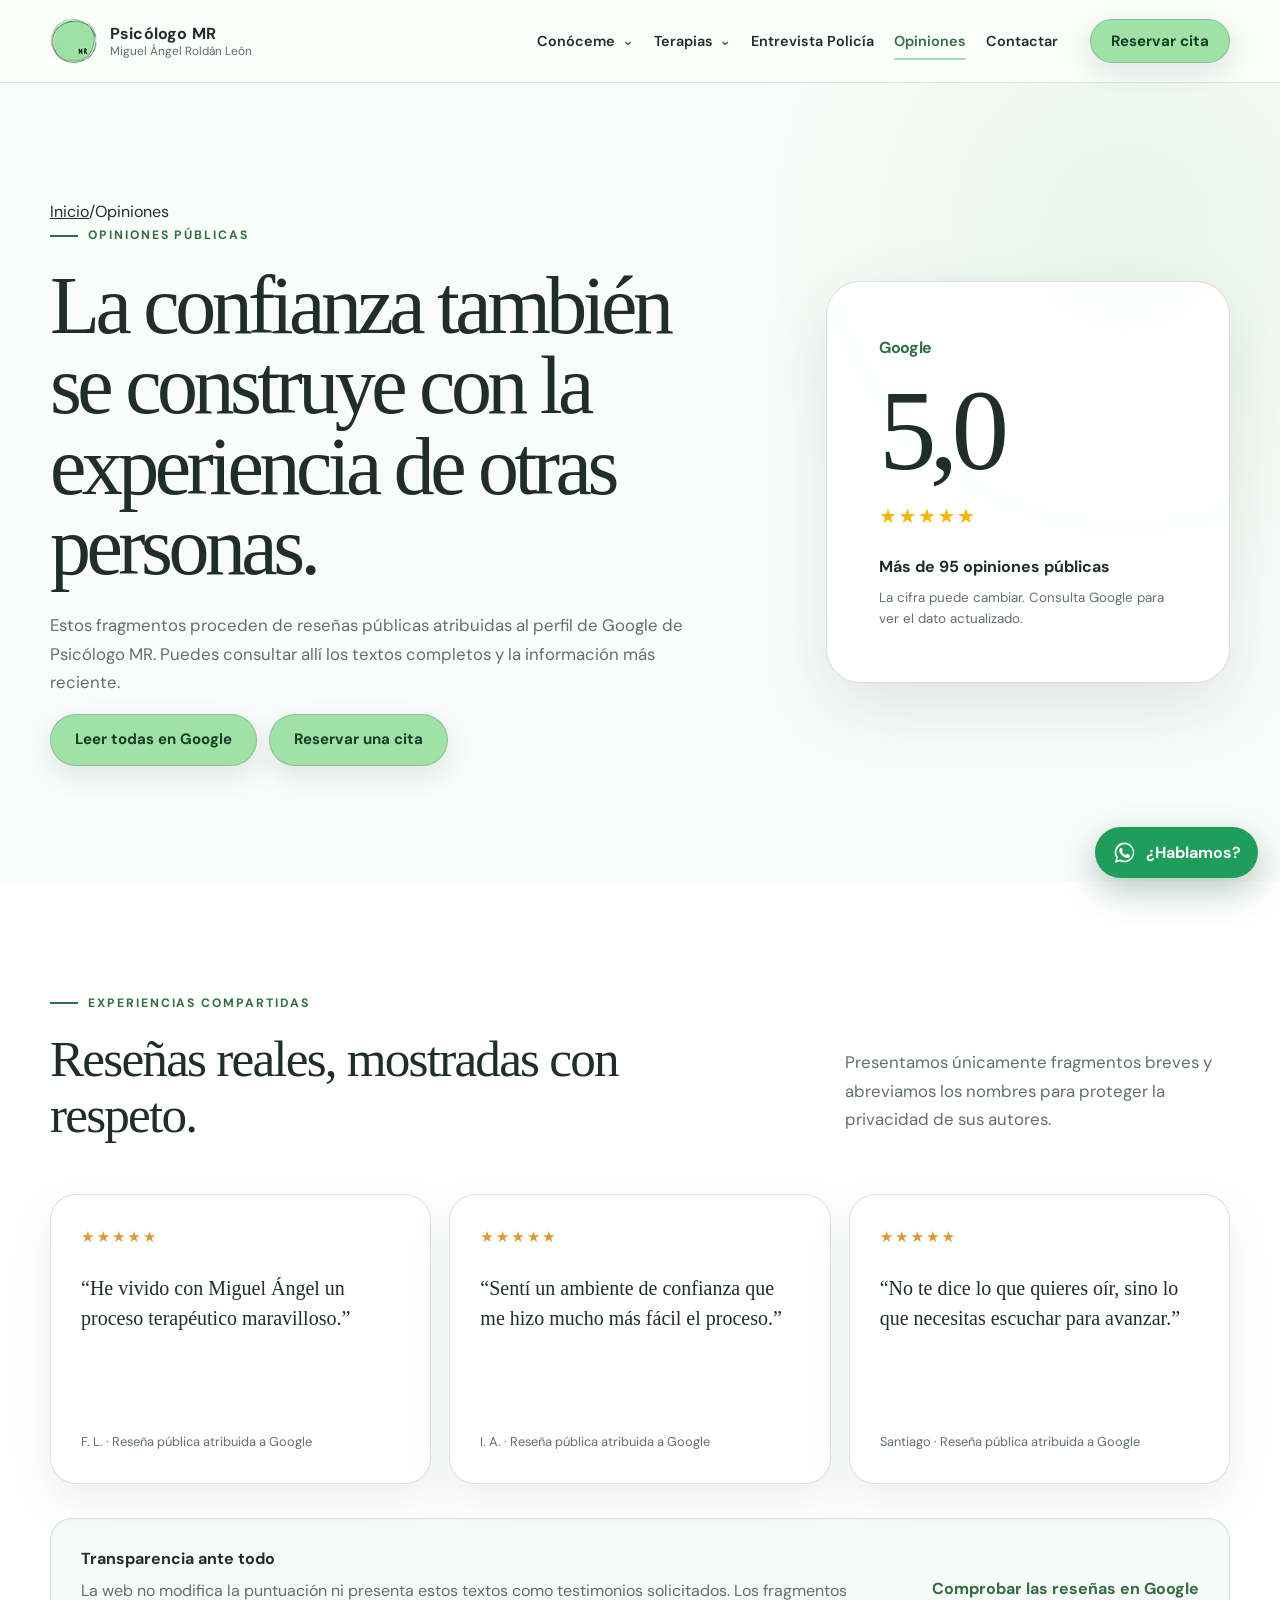
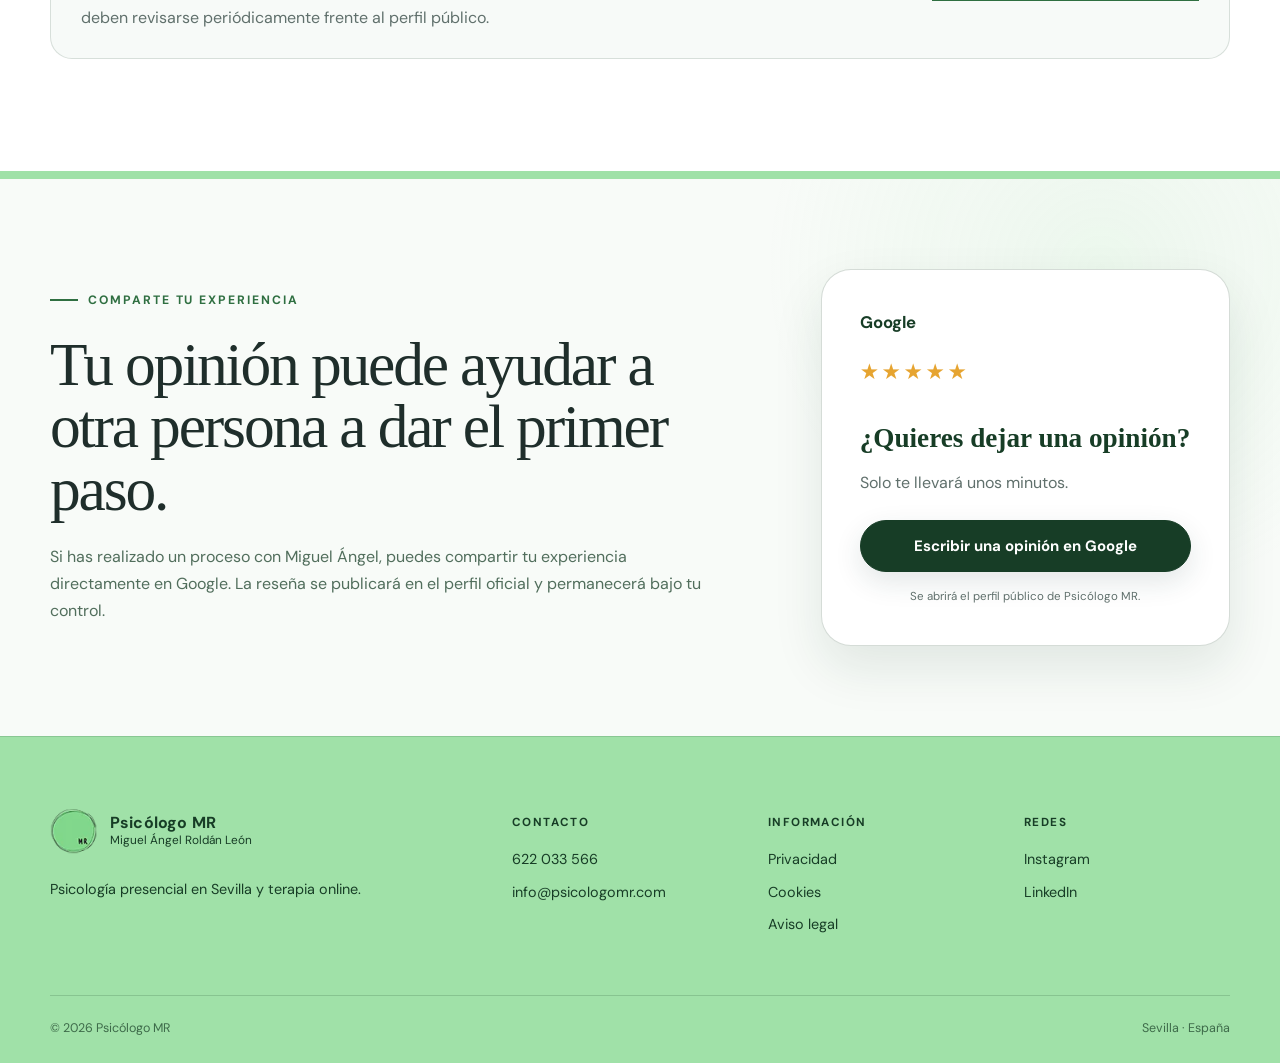
<file: opiniones.html>
<!doctype html>
<html lang="es">
<head>
  <meta charset="utf-8">
  <meta name="viewport" content="width=device-width, initial-scale=1">
  <title>Opiniones de pacientes | Psicólogo MR Sevilla</title>
  <meta name="description" content="Consulta opiniones públicas sobre Psicólogo MR, Miguel Ángel Roldán León, y accede al perfil de Google para leer todas las reseñas.">
  <meta name="robots" content="index, follow, max-image-preview:large">
  <link rel="canonical" href="https://psicologomr.com/opiniones.html">
  <meta name="theme-color" content="#a0e1a8">
  <link rel="preconnect" href="https://fonts.googleapis.com">
  <link rel="preconnect" href="https://fonts.gstatic.com" crossorigin>
  <link href="https://fonts.googleapis.com/css2?family=DM+Sans:wght@400;500;600;700&amp;family=Playfair+Display:ital,wght@0,500;1,500&amp;display=swap" rel="stylesheet">
  <link rel="icon" type="image/png" href="img/logo.png">
  <link rel="apple-touch-icon" href="img/logo.png">
  <link rel="stylesheet" href="css/style.css?v=20261110-4">
</head>
<body class="reviews-page">
  <a class="skip-link" href="#contenido">Saltar al contenido</a>

  <header class="site-header" id="inicio">
    <div class="header-inner shell">
      <a class="brand" href="index.html" aria-label="Psicólogo MR, inicio"><img src="img/logo.png" alt="" width="54" height="54" decoding="async"><span><strong>Psicólogo MR</strong><small>Miguel Ángel Roldán León</small></span></a>
      <button class="menu-toggle" type="button" aria-expanded="false" aria-controls="menu-principal" aria-label="Abrir menú"><span></span><span></span><span></span></button>
      <nav id="menu-principal" class="main-nav" aria-label="Navegación principal">
        <div class="nav-dropdown"><button class="nav-dropdown-toggle" type="button" aria-expanded="false">Conóceme <span aria-hidden="true">⌄</span></button><div class="nav-submenu"><a href="como-trabajo.html">Cómo trabajo</a><a href="sobre-mi.html">Sobre mí</a></div></div>
        <div class="nav-dropdown"><button class="nav-dropdown-toggle" type="button" aria-expanded="false">Terapias <span aria-hidden="true">⌄</span></button><div class="nav-submenu"><a href="terapia-individual.html">Terapia individual</a><a href="terapia-pareja.html">Terapia de pareja</a><a href="terapia-familiar.html">Terapia familiar</a></div></div>
        <a href="preparacion-entrevista-policia.html">Entrevista Policía</a>
        <a href="opiniones.html" aria-current="page">Opiniones</a>
        <a href="contacto.html">Contactar</a>
      </nav>
      <a class="button button-small header-cta" href="index.html#reservar">Reservar cita</a>
    </div>
  </header>

  <main id="contenido" tabindex="-1">
    <section class="reviews-page-hero">
      <div class="shell reviews-page-hero-grid">
        <div class="reviews-page-intro">
          <nav class="breadcrumbs" aria-label="Migas de pan"><a href="index.html">Inicio</a><span>/</span><span>Opiniones</span></nav>
          <p class="eyebrow"><span></span> Opiniones públicas</p>
          <h1>La confianza también se construye con la experiencia de otras personas.</h1>
          <p>Estos fragmentos proceden de reseñas públicas atribuidas al perfil de Google de Psicólogo MR. Puedes consultar allí los textos completos y la información más reciente.</p>
          <div class="hero-actions">
            <a class="button" href="https://www.google.com/maps?cid=7349083944683873142" target="_blank" rel="noopener">Leer todas en Google</a>
            <a class="button button-ghost" href="index.html#reservar">Reservar una cita</a>
          </div>
        </div>

        <aside class="reviews-score-card" aria-label="Resumen de la valoración pública">
          <span class="google-name">Google</span>
          <strong>5,0</strong>
          <span class="google-stars" aria-label="5 de 5 estrellas">★★★★★</span>
          <p>Más de 95 opiniones públicas</p>
          <small>La cifra puede cambiar. Consulta Google para ver el dato actualizado.</small>
        </aside>
      </div>
    </section>

    <section class="section reviews-page-list">
      <div class="shell">
        <div class="section-heading">
          <div><p class="eyebrow"><span></span> Experiencias compartidas</p><h2>Reseñas reales, mostradas con respeto.</h2></div>
          <p>Presentamos únicamente fragmentos breves y abreviamos los nombres para proteger la privacidad de sus autores.</p>
        </div>

        <div class="review-grid reviews-page-grid">
          <article class="review-card">
            <div class="stars" aria-label="5 estrellas">★★★★★</div>
            <p>“He vivido con Miguel Ángel un proceso terapéutico maravilloso.”</p>
            <span>F. L. · Reseña pública atribuida a Google</span>
          </article>
          <article class="review-card">
            <div class="stars" aria-label="5 estrellas">★★★★★</div>
            <p>“Sentí un ambiente de confianza que me hizo mucho más fácil el proceso.”</p>
            <span>I. A. · Reseña pública atribuida a Google</span>
          </article>
          <article class="review-card">
            <div class="stars" aria-label="5 estrellas">★★★★★</div>
            <p>“No te dice lo que quieres oír, sino lo que necesitas escuchar para avanzar.”</p>
            <span>Santiago · Reseña pública atribuida a Google</span>
          </article>
        </div>

        <div class="reviews-verification-note">
          <div><strong>Transparencia ante todo</strong><p>La web no modifica la puntuación ni presenta estos textos como testimonios solicitados. Los fragmentos deben revisarse periódicamente frente al perfil público.</p></div>
          <a class="text-link" href="https://www.google.com/maps?cid=7349083944683873142" target="_blank" rel="noopener">Comprobar las reseñas en Google</a>
        </div>
      </div>
    </section>

    <section class="review-invite">
      <div class="shell review-invite-grid">
        <div class="review-invite-copy">
          <p class="eyebrow"><span></span> Comparte tu experiencia</p>
          <h2>Tu opinión puede ayudar a otra persona a dar el primer paso.</h2>
          <p>Si has realizado un proceso con Miguel Ángel, puedes compartir tu experiencia directamente en Google. La reseña se publicará en el perfil oficial y permanecerá bajo tu control.</p>
        </div>
        <aside class="review-invite-card" aria-label="Escribir una opinión en Google">
          <span class="review-invite-google">Google</span>
          <div class="review-invite-stars" aria-hidden="true">★★★★★</div>
          <strong>¿Quieres dejar una opinión?</strong>
          <p>Solo te llevará unos minutos.</p>
          <a class="button" href="https://www.google.com/maps?cid=7349083944683873142" target="_blank" rel="noopener">Escribir una opinión en Google</a>
          <small>Se abrirá el perfil público de Psicólogo MR.</small>
        </aside>
      </div>
    </section>
  </main>

  <footer class="site-footer">
    <div class="shell footer-grid">
      <div class="footer-brand"><div class="brand"><img src="img/logo.png" alt="" width="54" height="54" loading="lazy" decoding="async"><span><strong>Psicólogo MR</strong><small>Miguel Ángel Roldán León</small></span></div><p>Psicología presencial en Sevilla y terapia online.</p></div>
      <div><h3>Contacto</h3><a href="tel:+34622033566">622 033 566</a><a href="mailto:info@psicologomr.com">info@psicologomr.com</a></div>
      <div><h3>Información</h3><a href="privacidad.html">Privacidad</a><a href="cookies.html">Cookies</a><a href="aviso-legal.html">Aviso legal</a></div>
      <div><h3>Redes</h3><a href="https://www.instagram.com/psicologo_mr/" target="_blank" rel="noopener">Instagram</a><a href="https://www.linkedin.com/in/miguel-angel-roldan-leon/" target="_blank" rel="noopener">LinkedIn</a></div>
    </div>
    <div class="shell footer-bottom"><span>© <span id="year"></span> Psicólogo MR</span><span>Sevilla · España</span></div>
  </footer>

  <nav class="mobile-actions" aria-label="Acciones rápidas"><a href="tel:+34622033566"><span aria-hidden="true">☎</span><strong>Llamar</strong></a><a class="mobile-actions-whatsapp" href="https://api.whatsapp.com/send?phone=34622033566&amp;text=Hola%2C%20me%20gustar%C3%ADa%20hacer%20una%20consulta" target="_blank" rel="noopener"><span aria-hidden="true">◉</span><strong>WhatsApp</strong></a><a class="mobile-actions-book" href="index.html#reservar"><span aria-hidden="true">▣</span><strong>Reservar</strong></a></nav>
  <a class="whatsapp-float" href="https://api.whatsapp.com/send?phone=34622033566&amp;text=Hola%2C%20me%20gustar%C3%ADa%20hacer%20una%20consulta" target="_blank" rel="noopener" aria-label="Consultar por WhatsApp"><svg viewBox="0 0 32 32" aria-hidden="true"><path fill="currentColor" d="M16.1 3.2A12.7 12.7 0 0 0 5.4 22.8L3.7 29l6.4-1.7a12.7 12.7 0 1 0 6-24.1Zm0 23.3c-1.9 0-3.7-.5-5.3-1.4l-.4-.2-3.8 1 1-3.7-.2-.4a10.5 10.5 0 1 1 8.7 4.7Zm5.8-7.9c-.3-.2-1.9-.9-2.2-1-.3-.1-.5-.2-.7.2l-1 1.2c-.2.2-.4.2-.7.1a8.6 8.6 0 0 1-2.6-1.6 9.8 9.8 0 0 1-1.8-2.2c-.2-.3 0-.5.1-.6l.5-.6.3-.5c.1-.2.1-.4 0-.6l-1-2.4c-.3-.6-.6-.5-.8-.5h-.7c-.2 0-.6.1-.9.4-.3.4-1.2 1.2-1.2 2.9s1.2 3.3 1.4 3.6c.2.2 2.4 3.7 5.9 5.2.8.4 1.5.6 2 .7.8.3 1.6.2 2.2.1.7-.1 1.9-.8 2.2-1.5.3-.7.3-1.4.2-1.5-.1-.2-.4-.3-.7-.5Z"/></svg><span>¿Hablamos?</span></a>
  <button class="back-to-top" type="button" aria-label="Volver al principio">↑</button>
  <script src="js/script.js?v=20261013-1"></script>
</body>
</html>
</file>
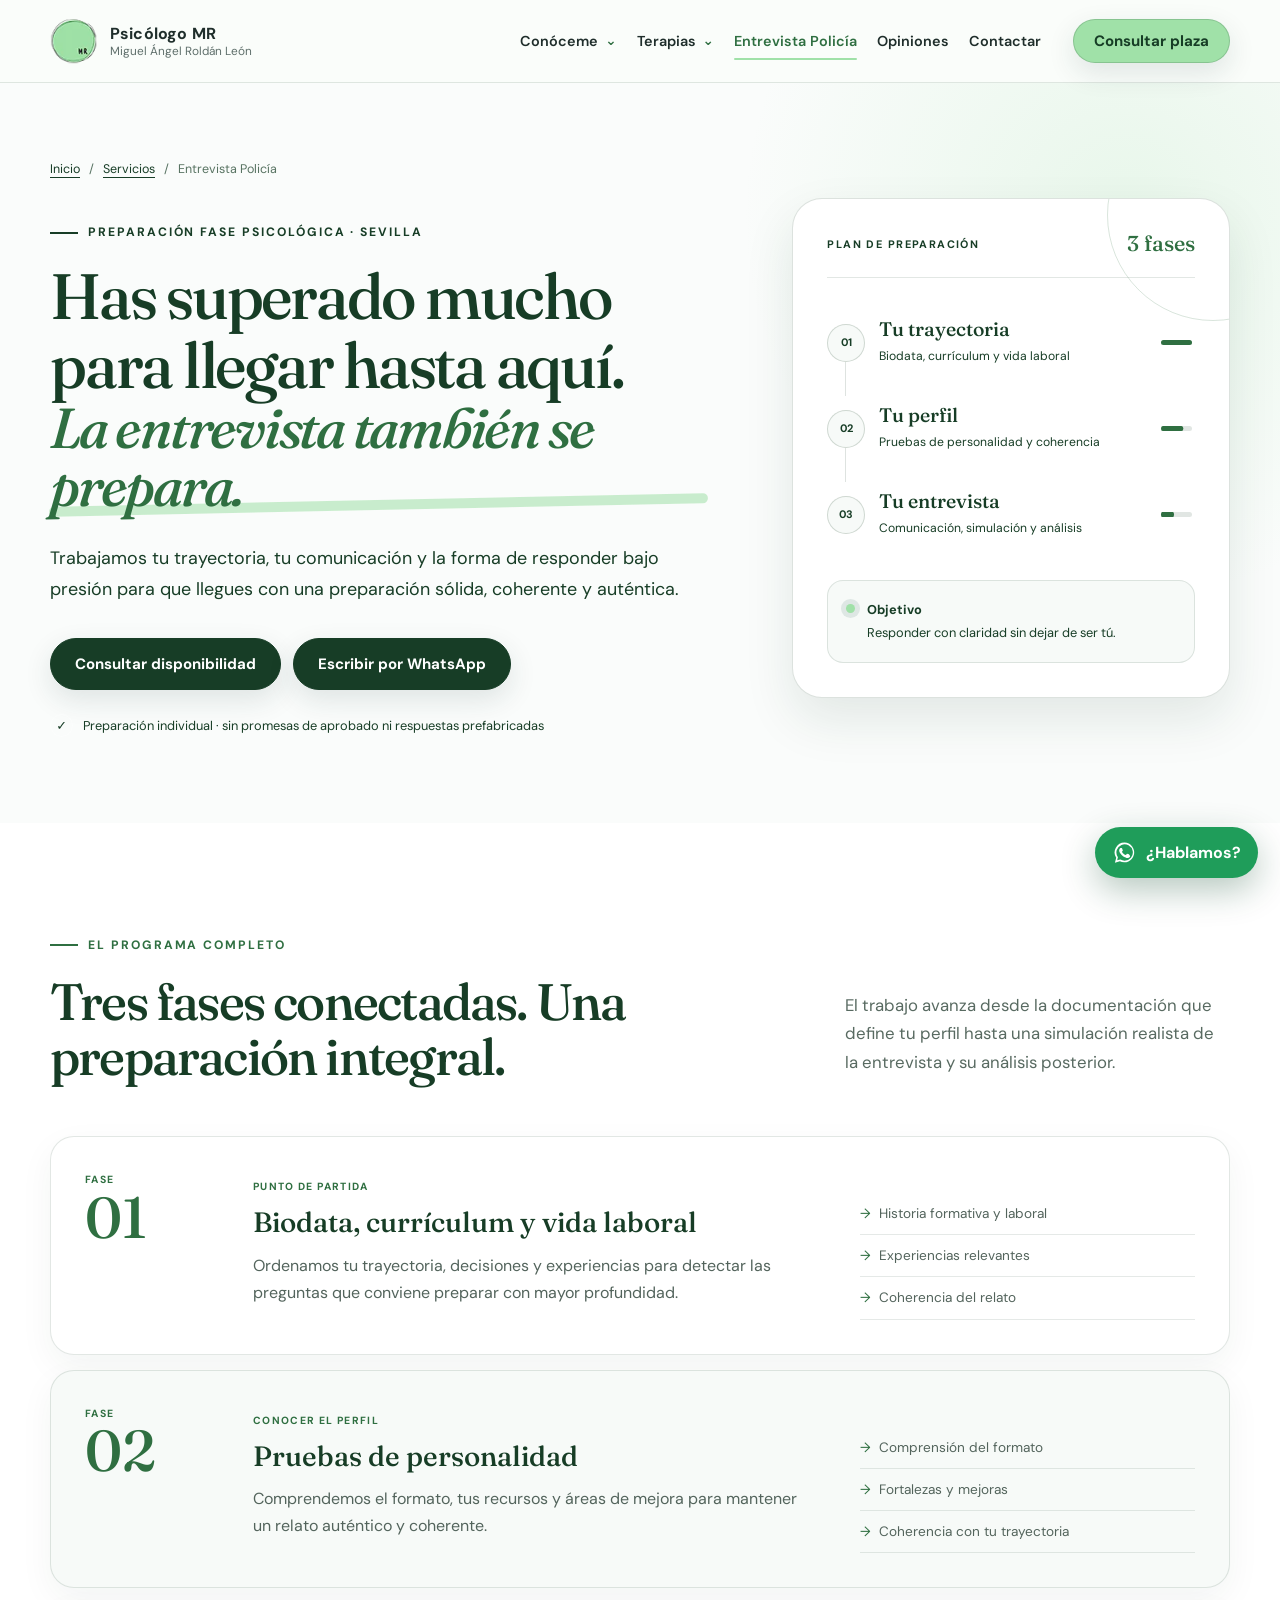
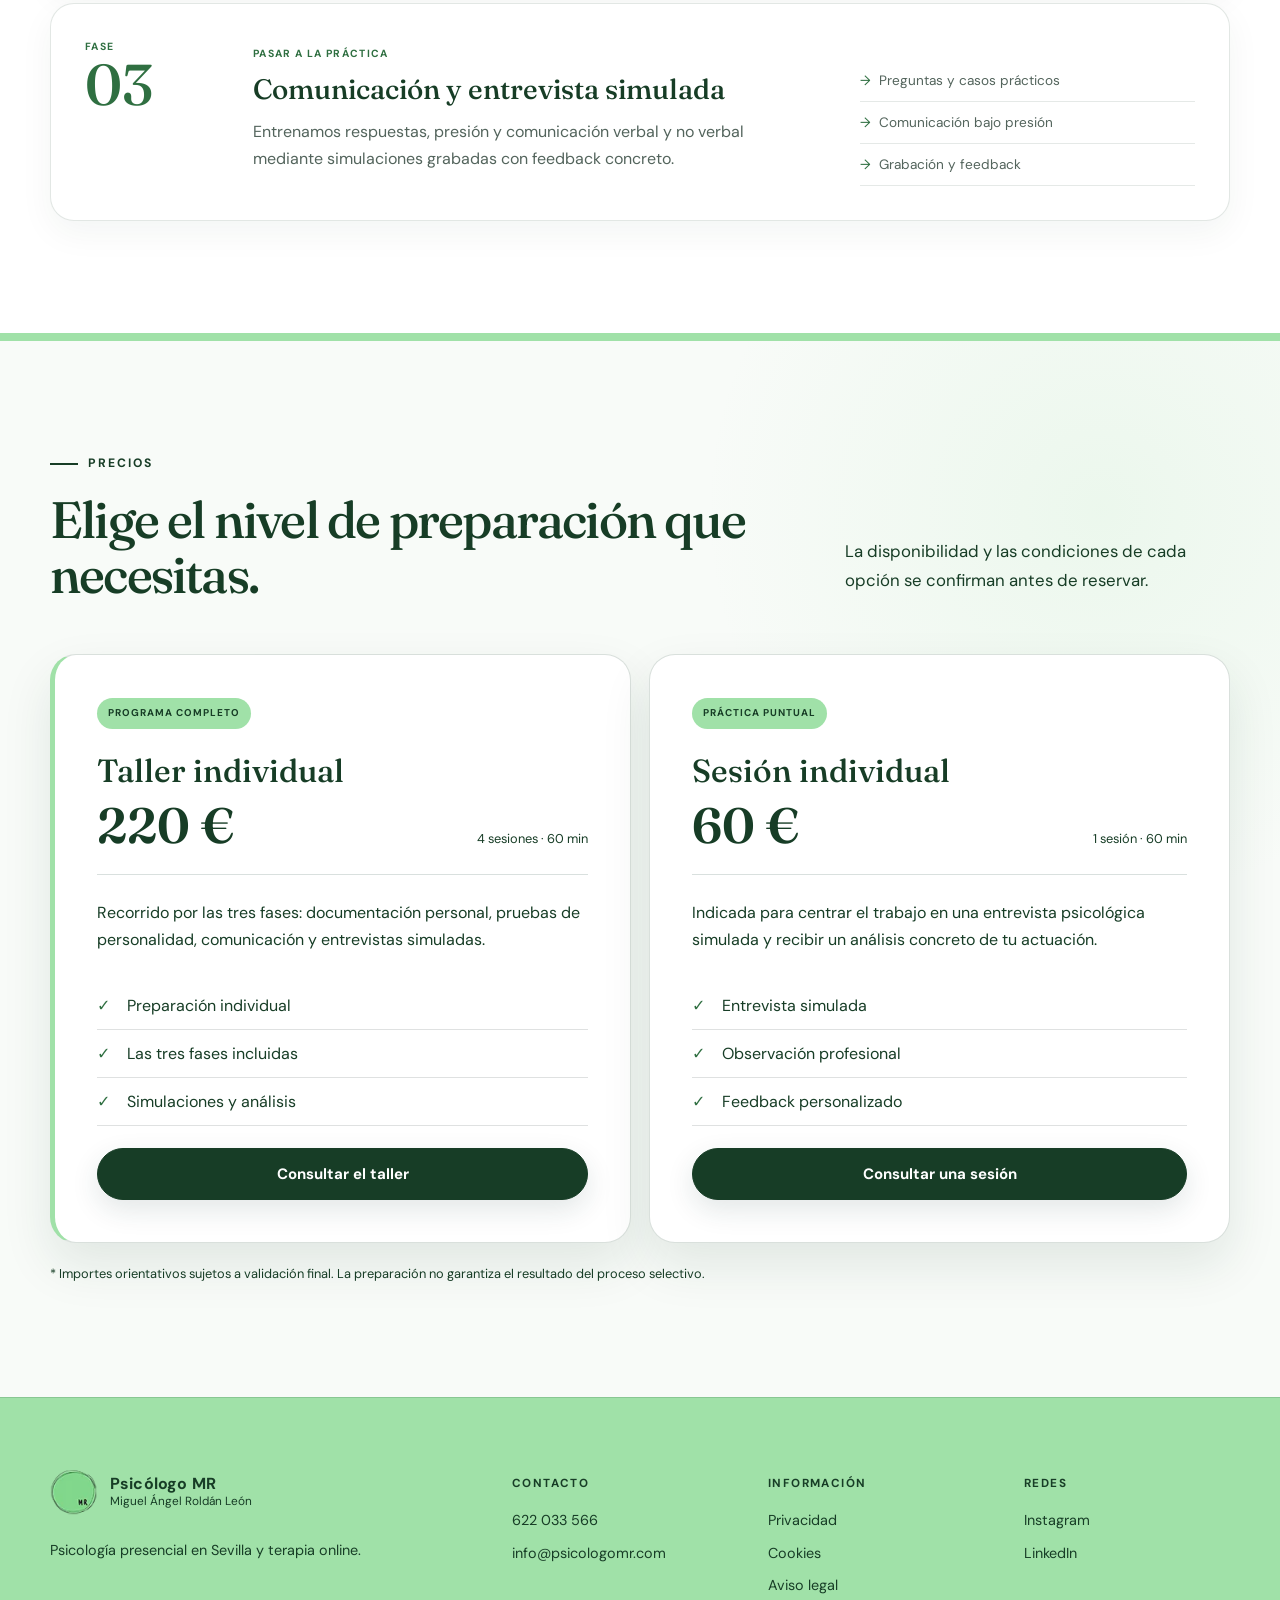
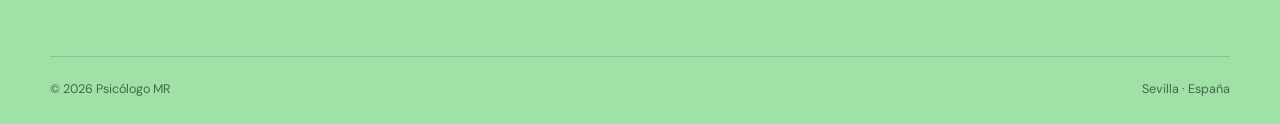
<file: preparacion-entrevista-policia.html>
<!doctype html>
<html lang="es">
<head>
  <meta charset="utf-8">
  <meta name="viewport" content="width=device-width, initial-scale=1">
  <title>Preparación entrevista Policía en Sevilla | Psicólogo MR</title>
  <meta name="description" content="Preparación individual de la fase psicológica y entrevista para Policía Nacional, Policía Local, Guardia Civil y Bomberos en Sevilla.">
  <meta name="author" content="Miguel Ángel Roldán León">
  <meta name="robots" content="index, follow, max-image-preview:large, max-snippet:-1">
  <meta name="theme-color" content="#173d36">
  <link rel="canonical" href="https://psicologomr.com/preparacion-entrevista-policia.html">
  <link rel="alternate" hreflang="es-ES" href="https://psicologomr.com/preparacion-entrevista-policia.html">
  <meta property="og:locale" content="es_ES">
  <meta property="og:type" content="website">
  <meta property="og:site_name" content="Psicólogo MR">
  <meta property="og:title" content="Preparación entrevista Policía en Sevilla | Psicólogo MR">
  <meta property="og:description" content="Entrena la entrevista psicológica con método, coherencia y simulaciones prácticas.">
  <meta property="og:url" content="https://psicologomr.com/preparacion-entrevista-policia.html">
  <link rel="preconnect" href="https://fonts.googleapis.com">
  <link rel="preconnect" href="https://fonts.gstatic.com" crossorigin>
  <link href="https://fonts.googleapis.com/css2?family=DM+Sans:wght@400;500;600;700&family=Fraunces:opsz,wght@9..144,500;9..144,600&display=swap" rel="stylesheet">
  <link rel="icon" type="image/png" href="img/logo.png">
  <link rel="apple-touch-icon" href="img/logo.png">
  <link rel="stylesheet" href="css/style.css?v=20261110-5">
  <script type="application/ld+json">
    {
      "@context": "https://schema.org",
      "@type": "Service",
      "name": "Preparación de entrevista psicológica para Policía y Fuerzas de Seguridad",
      "description": "Preparación individual de biodata, pruebas de personalidad, comunicación y simulaciones de entrevista psicológica.",
      "url": "https://psicologomr.com/preparacion-entrevista-policia.html",
      "provider": {
        "@type": "Person",
        "name": "Miguel Ángel Roldán León",
        "jobTitle": "Psicólogo General Sanitario",
        "telephone": "+34622033566"
      },
      "areaServed": "Sevilla",
      "offers": [
        {"@type": "Offer", "name": "Taller individual de cuatro sesiones", "price": "220", "priceCurrency": "EUR"},
        {"@type": "Offer", "name": "Sesión individual de simulación", "price": "60", "priceCurrency": "EUR"}
      ]
    }
  </script>
</head>
<body class="police-page police-summary">
  <a class="skip-link" href="#contenido">Saltar al contenido</a>
  <div class="page-progress" aria-hidden="true"><span data-page-progress></span></div>

  <header class="site-header">
    <div class="header-inner shell">
      <a class="brand" href="index.html#inicio" aria-label="Psicólogo MR, volver al inicio"><img src="img/logo.png" alt="" width="54" height="54" decoding="async"><span><strong>Psicólogo MR</strong><small>Miguel Ángel Roldán León</small></span></a>
      <button class="menu-toggle" type="button" aria-expanded="false" aria-controls="menu-principal" aria-label="Abrir menú"><span></span><span></span><span></span></button>
      <nav id="menu-principal" class="main-nav" aria-label="Navegación principal">
        <div class="nav-dropdown"><button class="nav-dropdown-toggle" type="button" aria-expanded="false">Conóceme <span aria-hidden="true">⌄</span></button><div class="nav-submenu"><a href="como-trabajo.html">Cómo trabajo</a><a href="sobre-mi.html">Sobre mí</a></div></div>
        <div class="nav-dropdown"><button class="nav-dropdown-toggle" type="button" aria-expanded="false">Terapias <span aria-hidden="true">⌄</span></button><div class="nav-submenu"><a href="terapia-individual.html">Terapia individual</a><a href="terapia-pareja.html">Terapia de pareja</a><a href="terapia-familiar.html">Terapia familiar</a></div></div>
        <a href="preparacion-entrevista-policia.html" aria-current="page">Entrevista Policía</a><a href="opiniones.html">Opiniones</a><a href="contacto.html">Contactar</a>
      </nav>
      <a class="button button-small header-cta" href="#precios">Consultar plaza</a>
    </div>
  </header>

  <main id="contenido" tabindex="-1">
    <section class="police-hero">
      <div class="shell police-hero-grid">
        <div class="police-hero-copy">
          <nav class="breadcrumb police-breadcrumb" aria-label="Migas de pan"><a href="index.html">Inicio</a><span>/</span><a href="index.html#terapias">Servicios</a><span>/</span><span>Entrevista Policía</span></nav>
          <p class="eyebrow light"><span></span> Preparación fase psicológica · Sevilla</p>
          <h1>Has superado mucho para llegar hasta aquí. <em>La entrevista también se prepara.</em></h1>
          <p class="police-lead">Trabajamos tu trayectoria, tu comunicación y la forma de responder bajo presión para que llegues con una preparación sólida, coherente y auténtica.</p>
          <div class="hero-actions"><a class="button button-light" href="#precios">Consultar disponibilidad</a><a class="button button-outline-light" href="https://api.whatsapp.com/send?phone=34622033566&text=Hola%2C%20quiero%20informaci%C3%B3n%20sobre%20la%20preparaci%C3%B3n%20de%20la%20entrevista%20de%20Polic%C3%ADa" target="_blank" rel="noopener">Escribir por WhatsApp</a></div>
          <p class="police-hero-note"><span aria-hidden="true">✓</span> Preparación individual · sin promesas de aprobado ni respuestas prefabricadas</p>
        </div>

        <aside class="police-plan-card" aria-label="Plan de preparación en tres fases">
          <div class="police-plan-top"><span>Plan de preparación</span><strong>3 fases</strong></div>
          <ol>
            <li><span>01</span><div><strong>Tu trayectoria</strong><small>Biodata, currículum y vida laboral</small></div><i></i></li>
            <li><span>02</span><div><strong>Tu perfil</strong><small>Pruebas de personalidad y coherencia</small></div><i></i></li>
            <li><span>03</span><div><strong>Tu entrevista</strong><small>Comunicación, simulación y análisis</small></div><i></i></li>
          </ol>
          <div class="police-plan-status"><span></span><p><strong>Objetivo</strong>Responder con claridad sin dejar de ser tú.</p></div>
        </aside>
      </div>
    </section>

    <section class="section police-phases" id="fases">
      <div class="shell">
        <div class="section-heading"><div><p class="eyebrow light"><span></span> El programa completo</p><h2>Tres fases conectadas. Una preparación integral.</h2></div><p>El trabajo avanza desde la documentación que define tu perfil hasta una simulación realista de la entrevista y su análisis posterior.</p></div>
        <ol class="police-phase-list">
          <li>
            <div class="police-phase-number"><span>FASE</span><strong>01</strong></div>
            <div><small>Punto de partida</small><h3>Biodata, currículum y vida laboral</h3><p>Ordenamos tu trayectoria, decisiones y experiencias para detectar las preguntas que conviene preparar con mayor profundidad.</p></div>
            <ul><li>Historia formativa y laboral</li><li>Experiencias relevantes</li><li>Coherencia del relato</li></ul>
          </li>
          <li>
            <div class="police-phase-number"><span>FASE</span><strong>02</strong></div>
            <div><small>Conocer el perfil</small><h3>Pruebas de personalidad</h3><p>Comprendemos el formato, tus recursos y áreas de mejora para mantener un relato auténtico y coherente.</p></div>
            <ul><li>Comprensión del formato</li><li>Fortalezas y mejoras</li><li>Coherencia con tu trayectoria</li></ul>
          </li>
          <li>
            <div class="police-phase-number"><span>FASE</span><strong>03</strong></div>
            <div><small>Pasar a la práctica</small><h3>Comunicación y entrevista simulada</h3><p>Entrenamos respuestas, presión y comunicación verbal y no verbal mediante simulaciones grabadas con feedback concreto.</p></div>
            <ul><li>Preguntas y casos prácticos</li><li>Comunicación bajo presión</li><li>Grabación y feedback</li></ul>
          </li>
        </ol>
      </div>
    </section>

    <section class="section police-pricing" id="precios">
      <div class="shell">
        <div class="section-heading"><div><p class="eyebrow light"><span></span> Precios</p><h2>Elige el nivel de preparación que necesitas.</h2></div><p>La disponibilidad y las condiciones de cada opción se confirman antes de reservar.</p></div>
        <div class="police-pricing-grid">
          <article class="police-price-card featured">
            <span class="police-price-tag">Programa completo</span><h3>Taller individual</h3><p class="police-price"><strong>220 €</strong><span>4 sesiones · 60 min</span></p><p>Recorrido por las tres fases: documentación personal, pruebas de personalidad, comunicación y entrevistas simuladas.</p><ul class="check-list"><li>Preparación individual</li><li>Las tres fases incluidas</li><li>Simulaciones y análisis</li></ul><a class="button" href="https://api.whatsapp.com/send?phone=34622033566&text=Hola%2C%20quiero%20consultar%20el%20taller%20individual%20de%20preparaci%C3%B3n%20de%20entrevista" target="_blank" rel="noopener">Consultar el taller</a>
          </article>
          <article class="police-price-card">
            <span class="police-price-tag">Práctica puntual</span><h3>Sesión individual</h3><p class="police-price"><strong>60 €</strong><span>1 sesión · 60 min</span></p><p>Indicada para centrar el trabajo en una entrevista psicológica simulada y recibir un análisis concreto de tu actuación.</p><ul class="check-list"><li>Entrevista simulada</li><li>Observación profesional</li><li>Feedback personalizado</li></ul><a class="button button-ghost" href="https://api.whatsapp.com/send?phone=34622033566&text=Hola%2C%20quiero%20consultar%20una%20sesi%C3%B3n%20de%20simulaci%C3%B3n%20de%20entrevista" target="_blank" rel="noopener">Consultar una sesión</a>
          </article>
        </div>
        <p class="police-price-note">* Importes orientativos sujetos a validación final. La preparación no garantiza el resultado del proceso selectivo.</p>
      </div>
    </section>
  </main>

  <footer class="site-footer"><div class="shell footer-grid"><div class="footer-brand"><div class="brand"><img src="img/logo.png" alt="" width="54" height="54" loading="lazy" decoding="async"><span><strong>Psicólogo MR</strong><small>Miguel Ángel Roldán León</small></span></div><p>Psicología presencial en Sevilla y terapia online.</p></div><div><h3>Contacto</h3><a href="tel:+34622033566">622 033 566</a><a href="mailto:info@psicologomr.com">info@psicologomr.com</a></div><div><h3>Información</h3><a href="privacidad.html">Privacidad</a><a href="cookies.html">Cookies</a><a href="aviso-legal.html">Aviso legal</a></div><div><h3>Redes</h3><a href="https://www.instagram.com/psicologo_mr/" target="_blank" rel="noopener">Instagram</a><a href="https://www.linkedin.com/in/miguel-angel-roldan-leon/" target="_blank" rel="noopener">LinkedIn</a></div></div><div class="shell footer-bottom"><span>© <span id="year"></span> Psicólogo MR</span><span>Sevilla · España</span></div></footer>
  <nav class="mobile-actions" aria-label="Contacto rápido"><a href="tel:+34622033566"><span aria-hidden="true">☎</span><strong>Llamar</strong></a><a class="mobile-actions-whatsapp" href="https://api.whatsapp.com/send?phone=34622033566" target="_blank" rel="noopener"><span aria-hidden="true">◉</span><strong>WhatsApp</strong></a><a class="mobile-actions-book" href="#precios"><span aria-hidden="true">▣</span><strong>Consultar</strong></a></nav>
  <a class="whatsapp-float" href="https://api.whatsapp.com/send?phone=34622033566&text=Hola%2C%20quiero%20informaci%C3%B3n%20sobre%20la%20preparaci%C3%B3n%20de%20la%20entrevista%20de%20Polic%C3%ADa" target="_blank" rel="noopener" aria-label="Consultar por WhatsApp"><svg viewBox="0 0 32 32" aria-hidden="true"><path fill="currentColor" d="M16.1 3.2A12.7 12.7 0 0 0 5.4 22.8L3.7 29l6.4-1.7a12.7 12.7 0 1 0 6-24.1Zm0 23.3c-1.9 0-3.7-.5-5.3-1.4l-.4-.2-3.8 1 1-3.7-.2-.4a10.5 10.5 0 1 1 8.7 4.7Zm5.8-7.9c-.3-.2-1.9-.9-2.2-1-.3-.1-.5-.2-.7.2l-1 1.2c-.2.2-.4.2-.7.1a8.6 8.6 0 0 1-2.6-1.6 9.8 9.8 0 0 1-1.8-2.2c-.2-.3 0-.5.1-.6l.5-.6.3-.5c.1-.2.1-.4 0-.6l-1-2.4c-.3-.6-.6-.5-.8-.5h-.7c-.2 0-.6.1-.9.4-.3.4-1.2 1.2-1.2 2.9s1.2 3.3 1.4 3.6c.2.2 2.4 3.7 5.9 5.2.8.4 1.5.6 2 .7.8.3 1.6.2 2.2.1.7-.1 1.9-.8 2.2-1.5.3-.7.3-1.4.2-1.5-.1-.2-.4-.3-.7-.5Z"/></svg><span>¿Hablamos?</span></a>
  <button class="back-to-top" type="button" aria-label="Volver al principio" data-back-to-top>↑</button>
  <script src="js/script.js?v=20261013-1"></script>
</body>
</html>
</file>
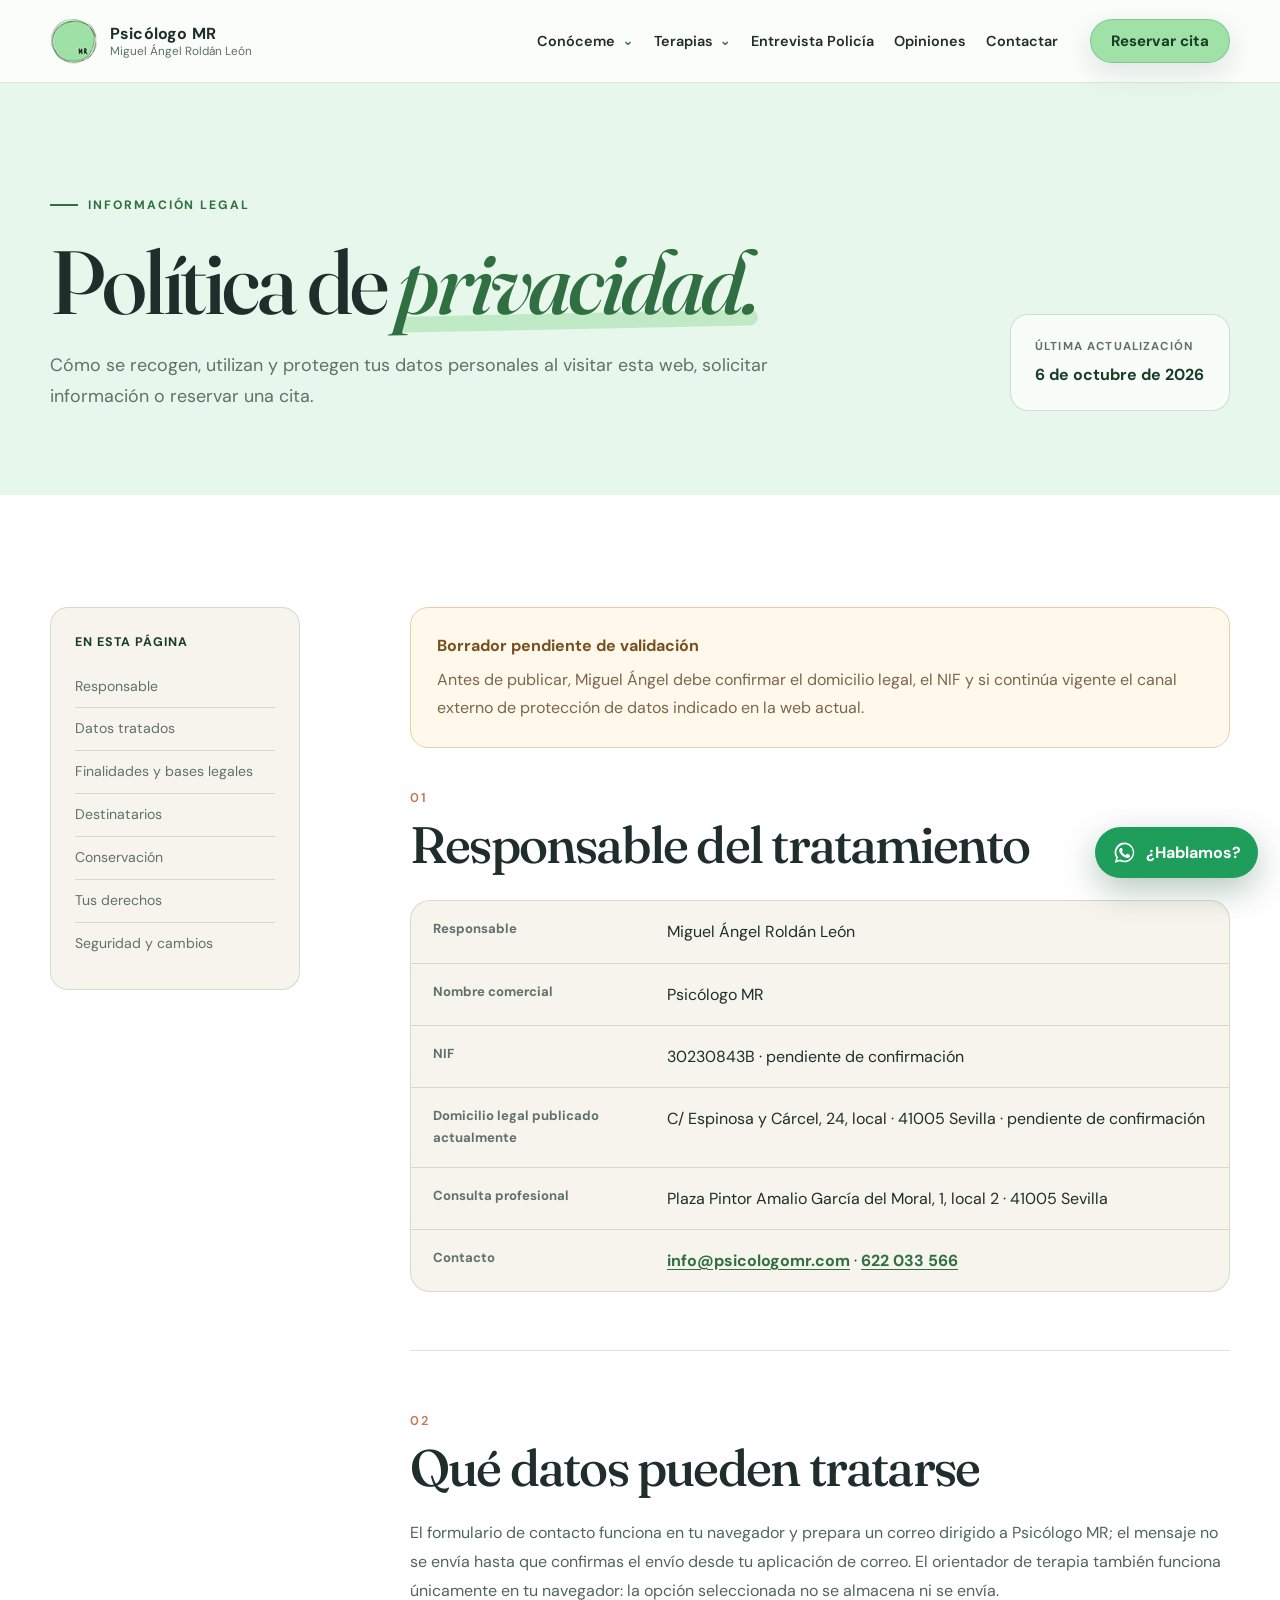
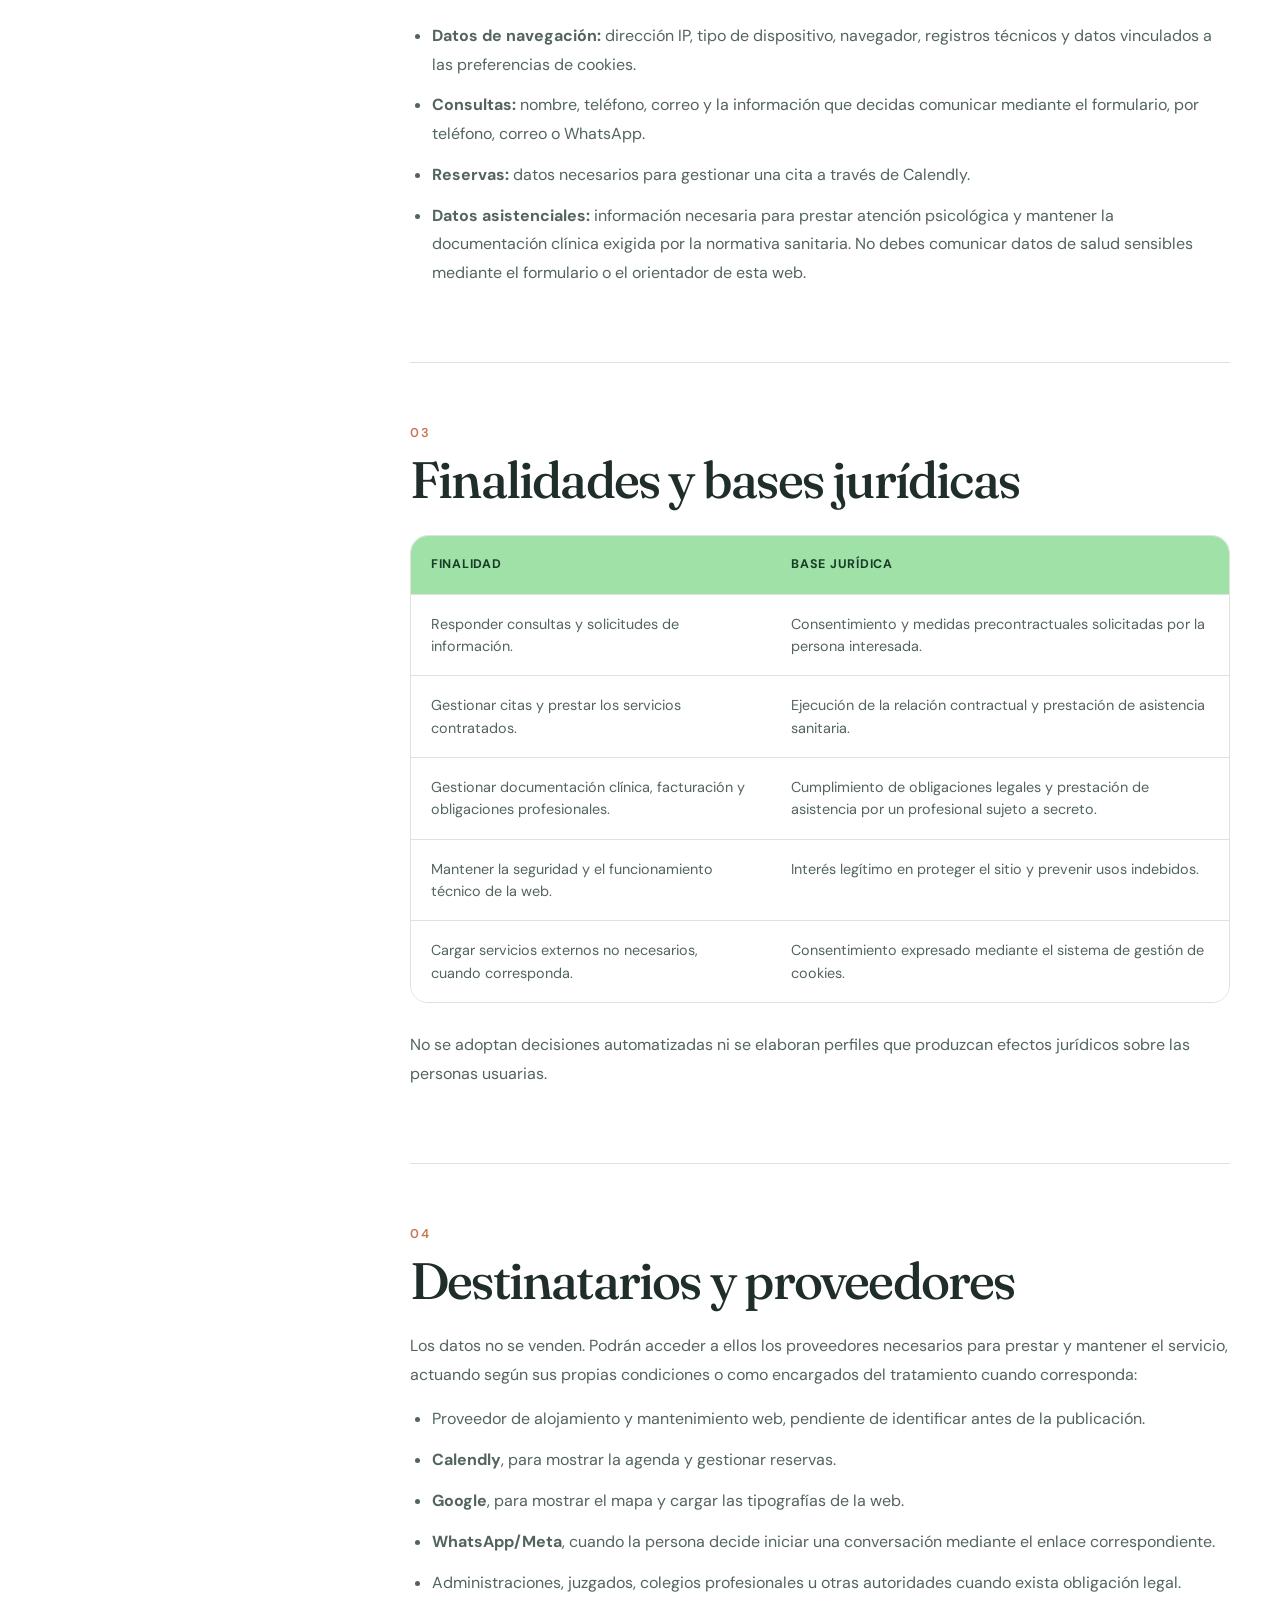
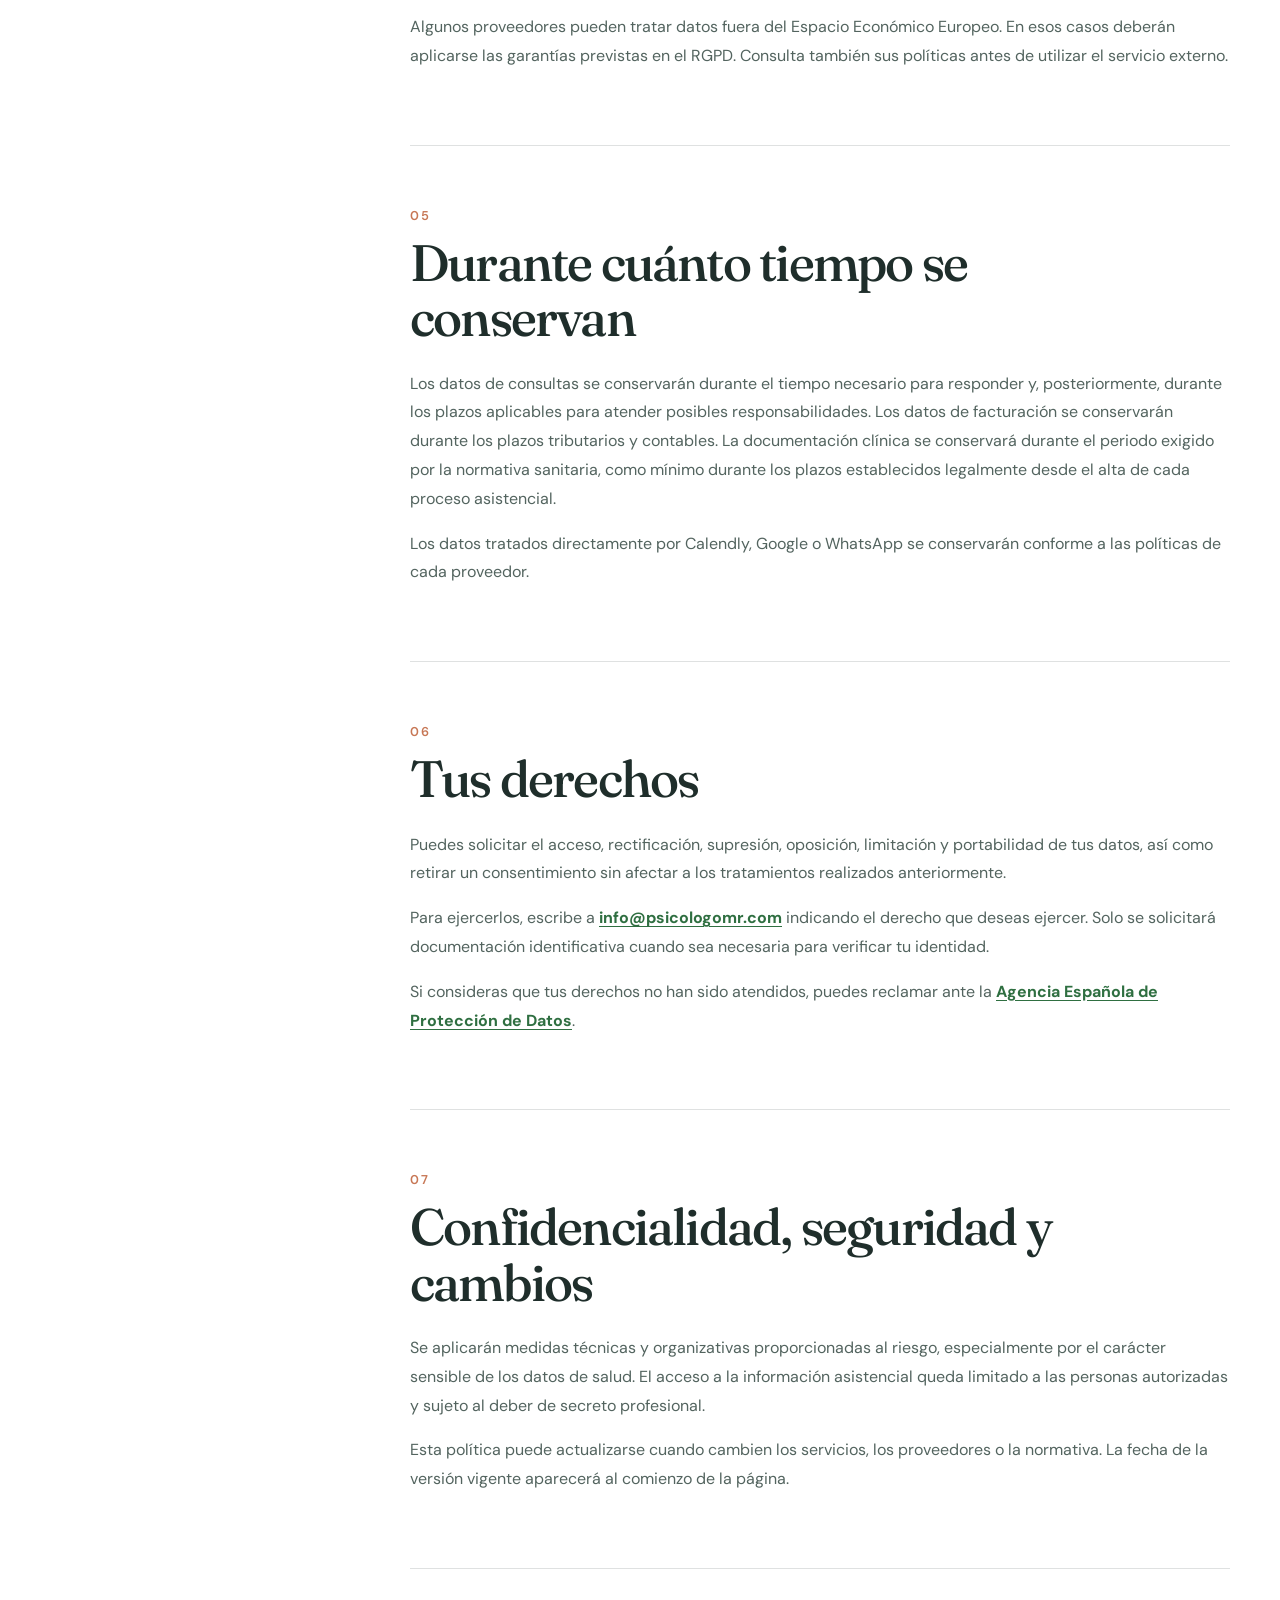
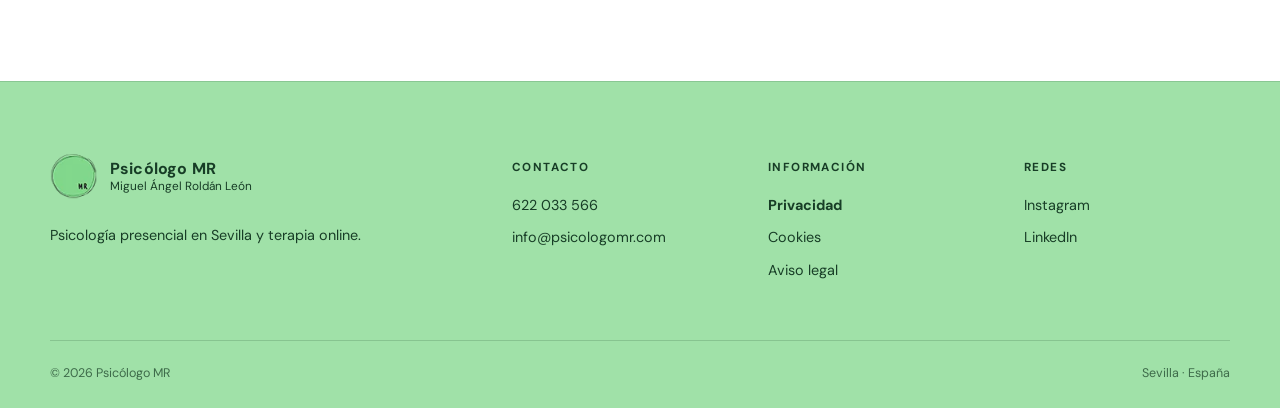
<file: privacidad.html>
<!doctype html>
<html lang="es">
<head>
  <meta charset="utf-8">
  <meta name="viewport" content="width=device-width, initial-scale=1">
  <title>Política de privacidad | Psicólogo MR</title>
  <meta name="description" content="Información sobre el tratamiento de datos personales en la web y los servicios de Psicólogo MR.">
  <meta name="robots" content="index, follow">
  <meta name="theme-color" content="#285d52">
  <link rel="canonical" href="https://psicologomr.com/privacidad.html">
  <link rel="preconnect" href="https://fonts.googleapis.com">
  <link rel="preconnect" href="https://fonts.gstatic.com" crossorigin>
  <link href="https://fonts.googleapis.com/css2?family=DM+Sans:wght@400;500;600;700&family=Fraunces:opsz,wght@9..144,500;9..144,600&display=swap" rel="stylesheet">
  <link rel="icon" type="image/png" href="img/logo.png">
  <link rel="apple-touch-icon" href="img/logo.png">
  <link rel="stylesheet" href="css/style.css?v=20261030-12">
</head>
<body class="legal-page">
  <a class="skip-link" href="#contenido">Saltar al contenido</a>
  <div class="page-progress" aria-hidden="true"><span data-page-progress></span></div>
  <header class="site-header" id="inicio">
    <div class="header-inner shell">
      <a class="brand" href="index.html" aria-label="Psicólogo MR, inicio"><img src="img/logo.png" alt="" width="54" height="54" decoding="async"><span><strong>Psicólogo MR</strong><small>Miguel Ángel Roldán León</small></span></a>
      <button class="menu-toggle" type="button" aria-expanded="false" aria-controls="menu-principal" aria-label="Abrir menú"><span></span><span></span><span></span></button>
      <nav id="menu-principal" class="main-nav" aria-label="Navegación principal"><div class="nav-dropdown"><button class="nav-dropdown-toggle" type="button" aria-expanded="false">Conóceme <span aria-hidden="true">⌄</span></button><div class="nav-submenu"><a href="como-trabajo.html">Cómo trabajo</a><a href="sobre-mi.html">Sobre mí</a></div></div><div class="nav-dropdown"><button class="nav-dropdown-toggle" type="button" aria-expanded="false">Terapias <span aria-hidden="true">⌄</span></button><div class="nav-submenu"><a href="terapia-individual.html">Terapia individual</a><a href="terapia-pareja.html">Terapia de pareja</a><a href="terapia-familiar.html">Terapia familiar</a></div></div><a href="preparacion-entrevista-policia.html">Entrevista Policía</a><a href="opiniones.html">Opiniones</a><a href="contacto.html">Contactar</a></nav>
      <a class="button button-small header-cta" href="index.html#reservar">Reservar cita</a>
    </div>
  </header>
  <main id="contenido" tabindex="-1">
    <section class="legal-hero"><div class="shell legal-hero-inner"><div><p class="eyebrow"><span></span> Información legal</p><h1>Política de <em>privacidad.</em></h1><p>Cómo se recogen, utilizan y protegen tus datos personales al visitar esta web, solicitar información o reservar una cita.</p></div><div class="legal-meta"><span>Última actualización</span><strong>6 de octubre de 2026</strong></div></div></section>
    <section class="section legal-section"><div class="shell legal-layout">
      <aside class="legal-index" aria-label="Índice de la política"><strong>En esta página</strong><a href="#responsable">Responsable</a><a href="#datos">Datos tratados</a><a href="#finalidades">Finalidades y bases legales</a><a href="#destinatarios">Destinatarios</a><a href="#conservacion">Conservación</a><a href="#derechos">Tus derechos</a><a href="#seguridad">Seguridad y cambios</a></aside>
      <article class="legal-content">
        <div class="legal-draft-note"><strong>Borrador pendiente de validación</strong><p>Antes de publicar, Miguel Ángel debe confirmar el domicilio legal, el NIF y si continúa vigente el canal externo de protección de datos indicado en la web actual.</p></div>
        <section id="responsable"><p class="legal-number">01</p><h2>Responsable del tratamiento</h2><div class="legal-data-card"><dl><div><dt>Responsable</dt><dd>Miguel Ángel Roldán León</dd></div><div><dt>Nombre comercial</dt><dd>Psicólogo MR</dd></div><div><dt>NIF</dt><dd>30230843B · pendiente de confirmación</dd></div><div><dt>Domicilio legal publicado actualmente</dt><dd>C/ Espinosa y Cárcel, 24, local · 41005 Sevilla · pendiente de confirmación</dd></div><div><dt>Consulta profesional</dt><dd>Plaza Pintor Amalio García del Moral, 1, local 2 · 41005 Sevilla</dd></div><div><dt>Contacto</dt><dd><a href="mailto:info@psicologomr.com">info@psicologomr.com</a> · <a href="tel:+34622033566">622 033 566</a></dd></div></dl></div></section>
        <section id="datos"><p class="legal-number">02</p><h2>Qué datos pueden tratarse</h2><p>El formulario de contacto funciona en tu navegador y prepara un correo dirigido a Psicólogo MR; el mensaje no se envía hasta que confirmas el envío desde tu aplicación de correo. El orientador de terapia también funciona únicamente en tu navegador: la opción seleccionada no se almacena ni se envía.</p><ul><li><strong>Datos de navegación:</strong> dirección IP, tipo de dispositivo, navegador, registros técnicos y datos vinculados a las preferencias de cookies.</li><li><strong>Consultas:</strong> nombre, teléfono, correo y la información que decidas comunicar mediante el formulario, por teléfono, correo o WhatsApp.</li><li><strong>Reservas:</strong> datos necesarios para gestionar una cita a través de Calendly.</li><li><strong>Datos asistenciales:</strong> información necesaria para prestar atención psicológica y mantener la documentación clínica exigida por la normativa sanitaria. No debes comunicar datos de salud sensibles mediante el formulario o el orientador de esta web.</li></ul></section>
        <section id="finalidades"><p class="legal-number">03</p><h2>Finalidades y bases jurídicas</h2><div class="legal-table-wrap"><table class="legal-table"><thead><tr><th>Finalidad</th><th>Base jurídica</th></tr></thead><tbody><tr><td>Responder consultas y solicitudes de información.</td><td>Consentimiento y medidas precontractuales solicitadas por la persona interesada.</td></tr><tr><td>Gestionar citas y prestar los servicios contratados.</td><td>Ejecución de la relación contractual y prestación de asistencia sanitaria.</td></tr><tr><td>Gestionar documentación clínica, facturación y obligaciones profesionales.</td><td>Cumplimiento de obligaciones legales y prestación de asistencia por un profesional sujeto a secreto.</td></tr><tr><td>Mantener la seguridad y el funcionamiento técnico de la web.</td><td>Interés legítimo en proteger el sitio y prevenir usos indebidos.</td></tr><tr><td>Cargar servicios externos no necesarios, cuando corresponda.</td><td>Consentimiento expresado mediante el sistema de gestión de cookies.</td></tr></tbody></table></div><p>No se adoptan decisiones automatizadas ni se elaboran perfiles que produzcan efectos jurídicos sobre las personas usuarias.</p></section>
        <section id="destinatarios"><p class="legal-number">04</p><h2>Destinatarios y proveedores</h2><p>Los datos no se venden. Podrán acceder a ellos los proveedores necesarios para prestar y mantener el servicio, actuando según sus propias condiciones o como encargados del tratamiento cuando corresponda:</p><ul><li>Proveedor de alojamiento y mantenimiento web, pendiente de identificar antes de la publicación.</li><li><strong>Calendly</strong>, para mostrar la agenda y gestionar reservas.</li><li><strong>Google</strong>, para mostrar el mapa y cargar las tipografías de la web.</li><li><strong>WhatsApp/Meta</strong>, cuando la persona decide iniciar una conversación mediante el enlace correspondiente.</li><li>Administraciones, juzgados, colegios profesionales u otras autoridades cuando exista obligación legal.</li></ul><p>Algunos proveedores pueden tratar datos fuera del Espacio Económico Europeo. En esos casos deberán aplicarse las garantías previstas en el RGPD. Consulta también sus políticas antes de utilizar el servicio externo.</p></section>
        <section id="conservacion"><p class="legal-number">05</p><h2>Durante cuánto tiempo se conservan</h2><p>Los datos de consultas se conservarán durante el tiempo necesario para responder y, posteriormente, durante los plazos aplicables para atender posibles responsabilidades. Los datos de facturación se conservarán durante los plazos tributarios y contables. La documentación clínica se conservará durante el periodo exigido por la normativa sanitaria, como mínimo durante los plazos establecidos legalmente desde el alta de cada proceso asistencial.</p><p>Los datos tratados directamente por Calendly, Google o WhatsApp se conservarán conforme a las políticas de cada proveedor.</p></section>
        <section id="derechos"><p class="legal-number">06</p><h2>Tus derechos</h2><p>Puedes solicitar el acceso, rectificación, supresión, oposición, limitación y portabilidad de tus datos, así como retirar un consentimiento sin afectar a los tratamientos realizados anteriormente.</p><p>Para ejercerlos, escribe a <a href="mailto:info@psicologomr.com">info@psicologomr.com</a> indicando el derecho que deseas ejercer. Solo se solicitará documentación identificativa cuando sea necesaria para verificar tu identidad.</p><p>Si consideras que tus derechos no han sido atendidos, puedes reclamar ante la <a href="https://www.aepd.es/" target="_blank" rel="noopener">Agencia Española de Protección de Datos</a>.</p></section>
        <section id="seguridad"><p class="legal-number">07</p><h2>Confidencialidad, seguridad y cambios</h2><p>Se aplicarán medidas técnicas y organizativas proporcionadas al riesgo, especialmente por el carácter sensible de los datos de salud. El acceso a la información asistencial queda limitado a las personas autorizadas y sujeto al deber de secreto profesional.</p><p>Esta política puede actualizarse cuando cambien los servicios, los proveedores o la normativa. La fecha de la versión vigente aparecerá al comienzo de la página.</p></section>
      </article>
    </div></section>
  </main>
  <footer class="site-footer"><div class="shell footer-grid"><div class="footer-brand"><div class="brand"><img src="img/logo.png" alt="" width="54" height="54" loading="lazy" decoding="async"><span><strong>Psicólogo MR</strong><small>Miguel Ángel Roldán León</small></span></div><p>Psicología presencial en Sevilla y terapia online.</p></div><div><h3>Contacto</h3><a href="tel:+34622033566">622 033 566</a><a href="mailto:info@psicologomr.com">info@psicologomr.com</a></div><div><h3>Información</h3><a href="privacidad.html" aria-current="page">Privacidad</a><a href="cookies.html">Cookies</a><a href="aviso-legal.html">Aviso legal</a></div><div><h3>Redes</h3><a href="https://www.instagram.com/psicologo_mr/" target="_blank" rel="noopener">Instagram</a><a href="https://www.linkedin.com/in/miguel-angel-roldan-leon/" target="_blank" rel="noopener">LinkedIn</a></div></div><div class="shell footer-bottom"><span>© <span id="year"></span> Psicólogo MR</span><span>Sevilla · España</span></div></footer>
  <a class="whatsapp-float" href="https://api.whatsapp.com/send?phone=34622033566&amp;text=Hola%2C%20me%20gustar%C3%ADa%20consultar%20sobre%20terapia" target="_blank" rel="noopener" aria-label="Consultar por WhatsApp"><svg viewBox="0 0 32 32" aria-hidden="true"><path fill="currentColor" d="M16.1 3.2A12.7 12.7 0 0 0 5.4 22.8L3.7 29l6.4-1.7a12.7 12.7 0 1 0 6-24.1Zm0 23.3c-1.9 0-3.7-.5-5.3-1.4l-.4-.2-3.8 1 1-3.7-.2-.4a10.5 10.5 0 1 1 8.7 4.7Zm5.8-7.9c-.3-.2-1.9-.9-2.2-1-.3-.1-.5-.2-.7.2l-1 1.2c-.2.2-.4.2-.7.1a8.6 8.6 0 0 1-2.6-1.6 9.8 9.8 0 0 1-1.8-2.2c-.2-.3 0-.5.1-.6l.5-.6.3-.5c.1-.2.1-.4 0-.6l-1-2.4c-.3-.6-.6-.5-.8-.5h-.7c-.2 0-.6.1-.9.4-.3.4-1.2 1.2-1.2 2.9s1.2 3.3 1.4 3.6c.2.2 2.4 3.7 5.9 5.2.8.4 1.5.6 2 .7.8.3 1.6.2 2.2.1.7-.1 1.9-.8 2.2-1.5.3-.7.3-1.4.2-1.5-.1-.2-.4-.3-.7-.5Z"/></svg><span>¿Hablamos?</span></a>
  <button class="back-to-top" type="button" aria-label="Volver al principio" data-back-to-top>↑</button><script src="js/script.js?v=20261013-1"></script>
</body>
</html>
</file>
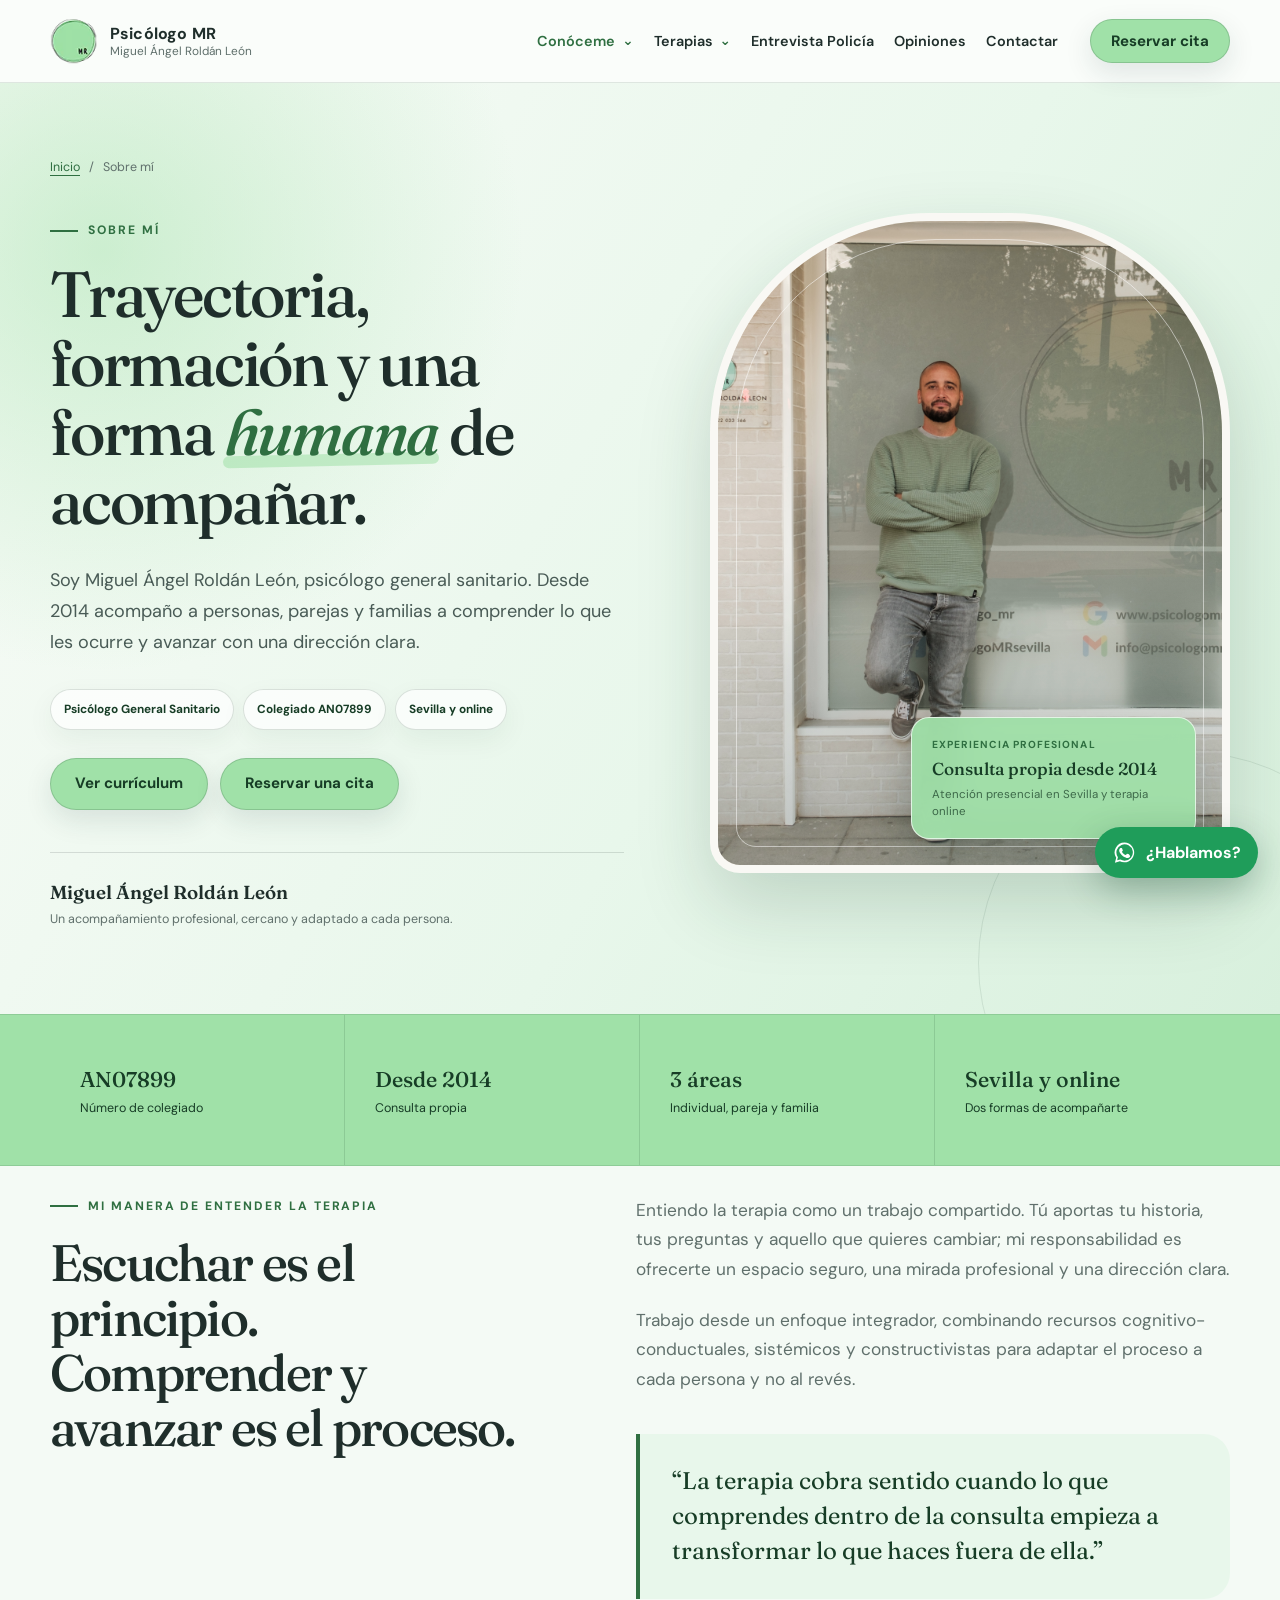
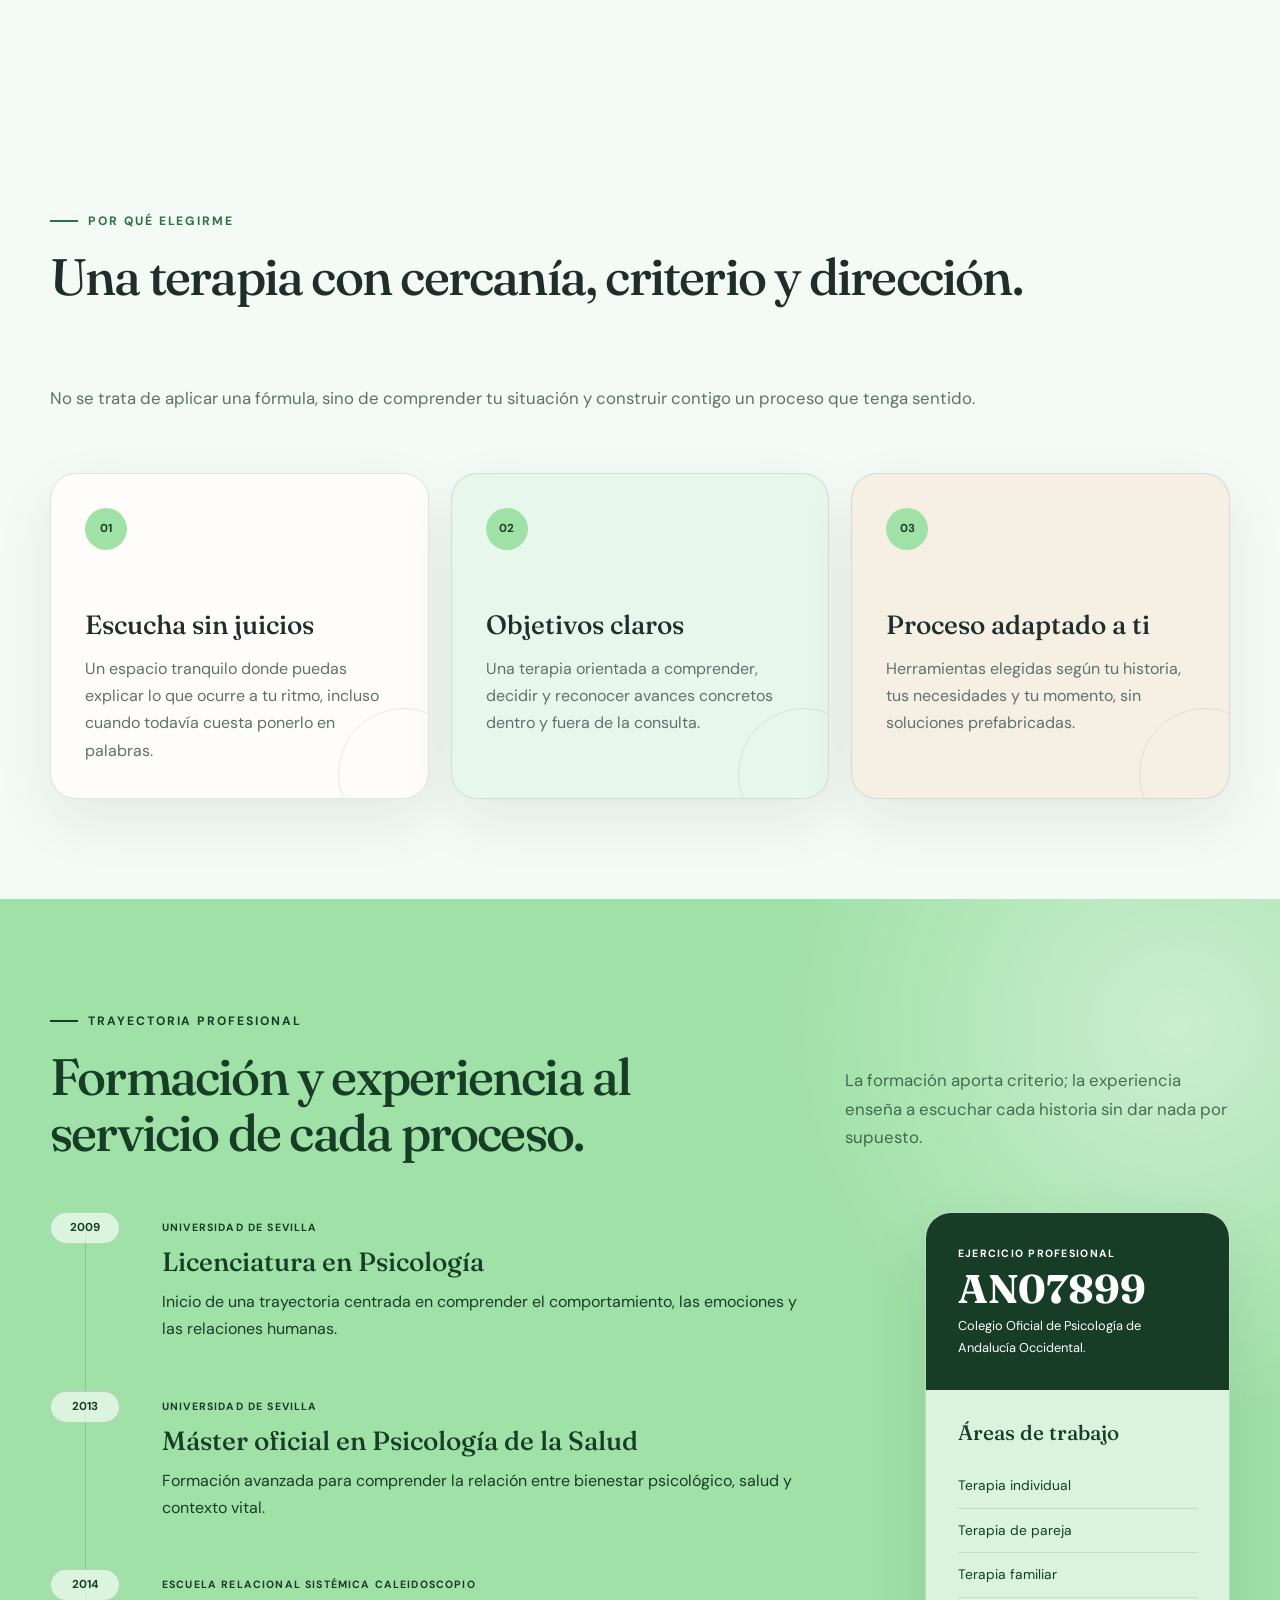
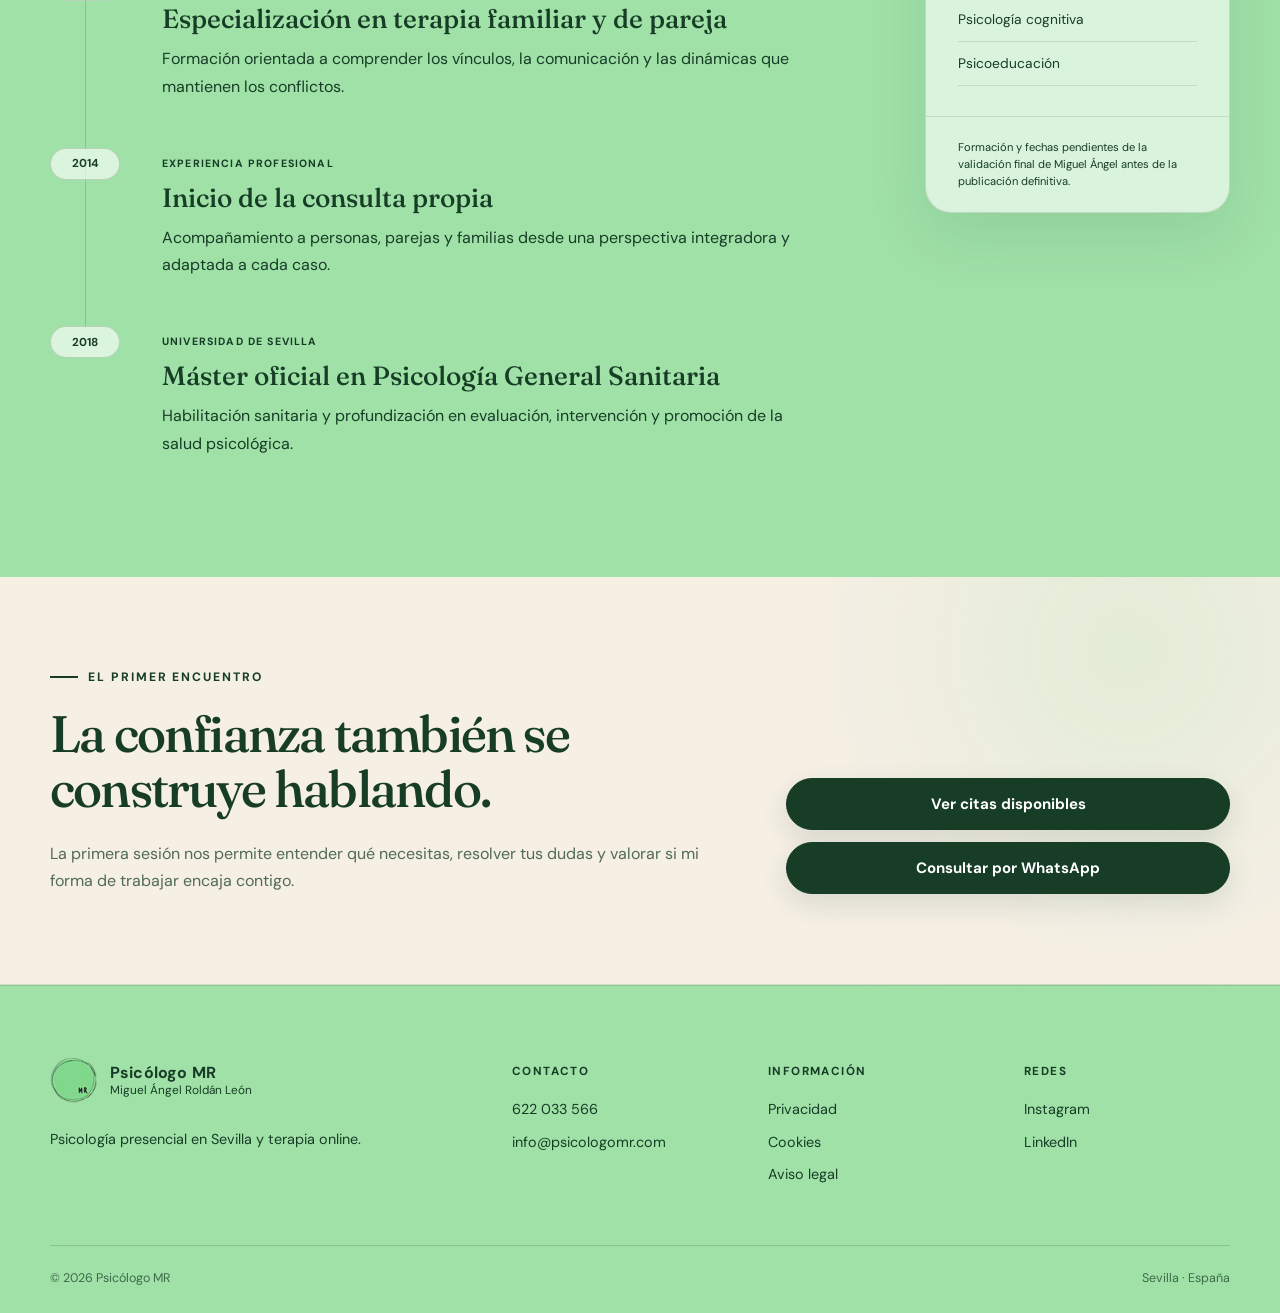
<file: sobre-mi.html>
<!doctype html>
<html lang="es">
<head>
  <meta charset="utf-8">
  <meta name="viewport" content="width=device-width, initial-scale=1">
  <title>Sobre mí y trayectoria | Miguel Ángel Roldán León, psicólogo</title>
  <meta name="description" content="Conoce la trayectoria, formación y enfoque profesional de Miguel Ángel Roldán León, psicólogo general sanitario en Sevilla.">
  <meta name="author" content="Miguel Ángel Roldán León">
  <meta name="robots" content="index, follow, max-image-preview:large, max-snippet:-1">
  <meta name="theme-color" content="#a0e1a8">
  <link rel="canonical" href="https://psicologomr.com/sobre-mi.html">
  <link rel="alternate" hreflang="es-ES" href="https://psicologomr.com/sobre-mi.html">
  <meta property="og:locale" content="es_ES">
  <meta property="og:type" content="profile">
  <meta property="og:site_name" content="Psicólogo MR">
  <meta property="og:title" content="Sobre mí y trayectoria | Miguel Ángel Roldán León">
  <meta property="og:description" content="Formación, experiencia y enfoque profesional de Miguel Ángel Roldán León, psicólogo en Sevilla.">
  <meta property="og:url" content="https://psicologomr.com/sobre-mi.html">
  <link rel="preconnect" href="https://fonts.googleapis.com">
  <link rel="preconnect" href="https://fonts.gstatic.com" crossorigin>
  <link rel="preload" as="image" href="img/miguel-angel-exterior.png" fetchpriority="high">
  <link href="https://fonts.googleapis.com/css2?family=DM+Sans:wght@400;500;600;700&family=Fraunces:opsz,wght@9..144,500;9..144,600&display=swap" rel="stylesheet">
  <link rel="icon" type="image/png" href="img/logo.png">
  <link rel="apple-touch-icon" href="img/logo.png">
  <link rel="stylesheet" href="css/style.css?v=20261030-14">
  <script type="application/ld+json">
    {
      "@context": "https://schema.org",
      "@type": "ProfilePage",
      "url": "https://psicologomr.com/sobre-mi.html",
      "name": "Sobre mí y trayectoria | Miguel Ángel Roldán León",
      "inLanguage": "es-ES",
      "mainEntity": {
        "@type": "Person",
        "name": "Miguel Ángel Roldán León",
        "jobTitle": "Psicólogo General Sanitario",
        "identifier": "AN07899",
        "image": "https://psicologomr.com/img/miguel-angel.jpg",
        "url": "https://psicologomr.com/sobre-mi.html",
        "worksFor": {
          "@type": "Organization",
          "name": "Psicólogo MR",
          "url": "https://psicologomr.com/"
        }
      }
    }
  </script>
</head>
<body class="profile-page profile-refined">
  <a class="skip-link" href="#contenido">Saltar al contenido</a>
  <div class="page-progress" aria-hidden="true"><span data-page-progress></span></div>

  <header class="site-header">
    <div class="header-inner shell">
      <a class="brand" href="index.html#inicio" aria-label="Psicólogo MR, volver al inicio">
        <img src="img/logo.png" alt="" width="54" height="54" decoding="async">
        <span><strong>Psicólogo MR</strong><small>Miguel Ángel Roldán León</small></span>
      </a>
      <button class="menu-toggle" type="button" aria-expanded="false" aria-controls="menu-principal" aria-label="Abrir menú">
        <span></span><span></span><span></span>
      </button>
      <nav id="menu-principal" class="main-nav" aria-label="Navegación principal">
        <div class="nav-dropdown"><button class="nav-dropdown-toggle" type="button" aria-expanded="false" aria-current="page">Conóceme <span aria-hidden="true">⌄</span></button><div class="nav-submenu"><a href="como-trabajo.html">Cómo trabajo</a><a href="sobre-mi.html" aria-current="page">Sobre mí</a></div></div>
        <div class="nav-dropdown"><button class="nav-dropdown-toggle" type="button" aria-expanded="false">Terapias <span aria-hidden="true">⌄</span></button><div class="nav-submenu"><a href="terapia-individual.html">Terapia individual</a><a href="terapia-pareja.html">Terapia de pareja</a><a href="terapia-familiar.html">Terapia familiar</a></div></div>
        <a href="preparacion-entrevista-policia.html">Entrevista Policía</a>
        <a href="opiniones.html">Opiniones</a>
        <a href="contacto.html">Contactar</a>
      </nav>
      <a class="button button-small header-cta" href="index.html#reservar">Reservar cita</a>
    </div>
  </header>

  <main id="contenido" tabindex="-1">
    <section class="profile-hero">
      <div class="shell profile-hero-grid">
        <div class="profile-hero-copy">
          <nav class="breadcrumb" aria-label="Migas de pan"><a href="index.html">Inicio</a><span>/</span><span>Sobre mí</span></nav>
          <p class="eyebrow"><span></span> Sobre mí</p>
          <h1>Trayectoria, formación y una forma <em>humana</em> de acompañar.</h1>
          <p class="profile-lead">Soy Miguel Ángel Roldán León, psicólogo general sanitario. Desde 2014 acompaño a personas, parejas y familias a comprender lo que les ocurre y avanzar con una dirección clara.</p>
          <div class="profile-trust-tags" aria-label="Acreditación y modalidad">
            <span>Psicólogo General Sanitario</span>
            <span>Colegiado AN07899</span>
            <span>Sevilla y online</span>
          </div>
          <div class="hero-actions">
            <a class="button" href="#curriculum">Ver currículum</a>
            <a class="button button-ghost" href="index.html#reservar">Reservar una cita</a>
          </div>
          <div class="profile-signature"><span>Miguel Ángel Roldán León</span><small>Un acompañamiento profesional, cercano y adaptado a cada persona.</small></div>
        </div>
        <div class="profile-portrait">
          <img src="img/miguel-angel-exterior.png" alt="Miguel Ángel Roldán León junto a la entrada de su consulta en Sevilla" width="800" height="820" fetchpriority="high" decoding="async">
          <div class="profile-portrait-card"><small>Experiencia profesional</small><strong>Consulta propia desde 2014</strong><span>Atención presencial en Sevilla y terapia online</span></div>
        </div>
      </div>
    </section>

    <section class="profile-facts" aria-label="Datos profesionales destacados">
      <div class="shell profile-facts-grid">
        <div><strong>AN07899</strong><span>Número de colegiado</span></div>
        <div><strong>Desde 2014</strong><span>Consulta propia</span></div>
        <div><strong>3 áreas</strong><span>Individual, pareja y familia</span></div>
        <div><strong>Sevilla y online</strong><span>Dos formas de acompañarte</span></div>
      </div>
    </section>

    <section class="section profile-story shell">
      <div class="profile-story-heading">
        <p class="eyebrow"><span></span> Mi manera de entender la terapia</p>
        <h2>Escuchar es el principio. Comprender y avanzar es el proceso.</h2>
      </div>
      <div class="profile-story-copy">
        <p>Entiendo la terapia como un trabajo compartido. Tú aportas tu historia, tus preguntas y aquello que quieres cambiar; mi responsabilidad es ofrecerte un espacio seguro, una mirada profesional y una dirección clara.</p>
        <p>Trabajo desde un enfoque integrador, combinando recursos cognitivo-conductuales, sistémicos y constructivistas para adaptar el proceso a cada persona y no al revés.</p>
        <blockquote>“La terapia cobra sentido cuando lo que comprendes dentro de la consulta empieza a transformar lo que haces fuera de ella.”</blockquote>
      </div>
    </section>

    <section class="section profile-principles shell" aria-labelledby="elegir-heading">
      <div class="section-heading compact">
        <div><p class="eyebrow"><span></span> Por qué elegirme</p><h2 id="elegir-heading">Una terapia con cercanía, criterio y dirección.</h2></div>
        <p>No se trata de aplicar una fórmula, sino de comprender tu situación y construir contigo un proceso que tenga sentido.</p>
      </div>
      <div class="principles-grid">
        <article><span>01</span><h3>Escucha sin juicios</h3><p>Un espacio tranquilo donde puedas explicar lo que ocurre a tu ritmo, incluso cuando todavía cuesta ponerlo en palabras.</p></article>
        <article><span>02</span><h3>Objetivos claros</h3><p>Una terapia orientada a comprender, decidir y reconocer avances concretos dentro y fuera de la consulta.</p></article>
        <article><span>03</span><h3>Proceso adaptado a ti</h3><p>Herramientas elegidas según tu historia, tus necesidades y tu momento, sin soluciones prefabricadas.</p></article>
      </div>
    </section>

    <section class="section cv-section" id="curriculum">
      <div class="shell">
        <div class="section-heading">
          <div><p class="eyebrow"><span></span> Trayectoria profesional</p><h2>Formación y experiencia al servicio de cada proceso.</h2></div>
          <p>La formación aporta criterio; la experiencia enseña a escuchar cada historia sin dar nada por supuesto.</p>
        </div>

        <div class="cv-layout">
          <ol class="cv-timeline">
            <li>
              <span class="cv-year">2009</span>
              <div><small>Universidad de Sevilla</small><h3>Licenciatura en Psicología</h3><p>Inicio de una trayectoria centrada en comprender el comportamiento, las emociones y las relaciones humanas.</p></div>
            </li>
            <li>
              <span class="cv-year">2013</span>
              <div><small>Universidad de Sevilla</small><h3>Máster oficial en Psicología de la Salud</h3><p>Formación avanzada para comprender la relación entre bienestar psicológico, salud y contexto vital.</p></div>
            </li>
            <li>
              <span class="cv-year">2014</span>
              <div><small>Escuela Relacional Sistémica Caleidoscopio</small><h3>Especialización en terapia familiar y de pareja</h3><p>Formación orientada a comprender los vínculos, la comunicación y las dinámicas que mantienen los conflictos.</p></div>
            </li>
            <li>
              <span class="cv-year">2014</span>
              <div><small>Experiencia profesional</small><h3>Inicio de la consulta propia</h3><p>Acompañamiento a personas, parejas y familias desde una perspectiva integradora y adaptada a cada caso.</p></div>
            </li>
            <li>
              <span class="cv-year">2018</span>
              <div><small>Universidad de Sevilla</small><h3>Máster oficial en Psicología General Sanitaria</h3><p>Habilitación sanitaria y profundización en evaluación, intervención y promoción de la salud psicológica.</p></div>
            </li>
          </ol>

          <aside class="cv-sidebar">
            <div class="cv-license">
              <span>Ejercicio profesional</span>
              <strong>AN07899</strong>
              <p>Colegio Oficial de Psicología de Andalucía Occidental.</p>
            </div>
            <div class="cv-specialties">
              <h3>Áreas de trabajo</h3>
              <ul>
                <li>Terapia individual</li>
                <li>Terapia de pareja</li>
                <li>Terapia familiar</li>
                <li>Psicología cognitiva</li>
                <li>Psicoeducación</li>
              </ul>
            </div>
            <p class="cv-validation">Formación y fechas pendientes de la validación final de Miguel Ángel antes de la publicación definitiva.</p>
          </aside>
        </div>
      </div>
    </section>

    <section class="profile-closing">
      <div class="shell profile-closing-grid">
        <div><p class="eyebrow light"><span></span> El primer encuentro</p><h2>La confianza también se construye hablando.</h2><p>La primera sesión nos permite entender qué necesitas, resolver tus dudas y valorar si mi forma de trabajar encaja contigo.</p></div>
        <div class="profile-closing-actions"><a class="button button-light" href="index.html#reservar">Ver citas disponibles</a><a class="button button-outline-light" href="https://api.whatsapp.com/send?phone=34622033566&text=Hola%2C%20he%20visto%20tu%20trayectoria%20y%20me%20gustar%C3%ADa%20consultar%20sobre%20terapia" target="_blank" rel="noopener">Consultar por WhatsApp</a></div>
      </div>
    </section>
  </main>

  <footer class="site-footer">
    <div class="shell footer-grid">
      <div class="footer-brand"><div class="brand"><img src="img/logo.png" alt="" width="54" height="54" loading="lazy" decoding="async"><span><strong>Psicólogo MR</strong><small>Miguel Ángel Roldán León</small></span></div><p>Psicología presencial en Sevilla y terapia online.</p></div>
      <div><h3>Contacto</h3><a href="tel:+34622033566">622 033 566</a><a href="mailto:info@psicologomr.com">info@psicologomr.com</a></div>
      <div><h3>Información</h3><a href="privacidad.html">Privacidad</a><a href="cookies.html">Cookies</a><a href="aviso-legal.html">Aviso legal</a></div>
      <div><h3>Redes</h3><a href="https://www.instagram.com/psicologo_mr/" target="_blank" rel="noopener">Instagram</a><a href="https://www.linkedin.com/in/miguel-angel-roldan-leon/" target="_blank" rel="noopener">LinkedIn</a></div>
    </div>
    <div class="shell footer-bottom"><span>© <span id="year"></span> Psicólogo MR</span><span>Sevilla · España</span></div>
  </footer>

  <nav class="mobile-actions" aria-label="Contacto rápido">
    <a href="tel:+34622033566"><span aria-hidden="true">☎</span><strong>Llamar</strong></a>
    <a class="mobile-actions-whatsapp" href="https://api.whatsapp.com/send?phone=34622033566" target="_blank" rel="noopener"><span aria-hidden="true">◉</span><strong>WhatsApp</strong></a>
    <a class="mobile-actions-book" href="index.html#reservar"><span aria-hidden="true">▣</span><strong>Reservar</strong></a>
  </nav>

  <a class="whatsapp-float" href="https://api.whatsapp.com/send?phone=34622033566&text=Hola%2C%20me%20gustar%C3%ADa%20consultar%20sobre%20terapia" target="_blank" rel="noopener" aria-label="Consultar por WhatsApp">
    <svg viewBox="0 0 32 32" aria-hidden="true"><path fill="currentColor" d="M16.1 3.2A12.7 12.7 0 0 0 5.4 22.8L3.7 29l6.4-1.7a12.7 12.7 0 1 0 6-24.1Zm0 23.3c-1.9 0-3.7-.5-5.3-1.4l-.4-.2-3.8 1 1-3.7-.2-.4a10.5 10.5 0 1 1 8.7 4.7Zm5.8-7.9c-.3-.2-1.9-.9-2.2-1-.3-.1-.5-.2-.7.2l-1 1.2c-.2.2-.4.2-.7.1a8.6 8.6 0 0 1-2.6-1.6 9.8 9.8 0 0 1-1.8-2.2c-.2-.3 0-.5.1-.6l.5-.6.3-.5c.1-.2.1-.4 0-.6l-1-2.4c-.3-.6-.6-.5-.8-.5h-.7c-.2 0-.6.1-.9.4-.3.4-1.2 1.2-1.2 2.9s1.2 3.3 1.4 3.6c.2.2 2.4 3.7 5.9 5.2.8.4 1.5.6 2 .7.8.3 1.6.2 2.2.1.7-.1 1.9-.8 2.2-1.5.3-.7.3-1.4.2-1.5-.1-.2-.4-.3-.7-.5Z"/></svg>
    <span>¿Hablamos?</span>
  </a>
  <button class="back-to-top" type="button" aria-label="Volver al principio" data-back-to-top>↑</button>

  <script src="js/script.js?v=20261013-1"></script>
</body>
</html>
</file>
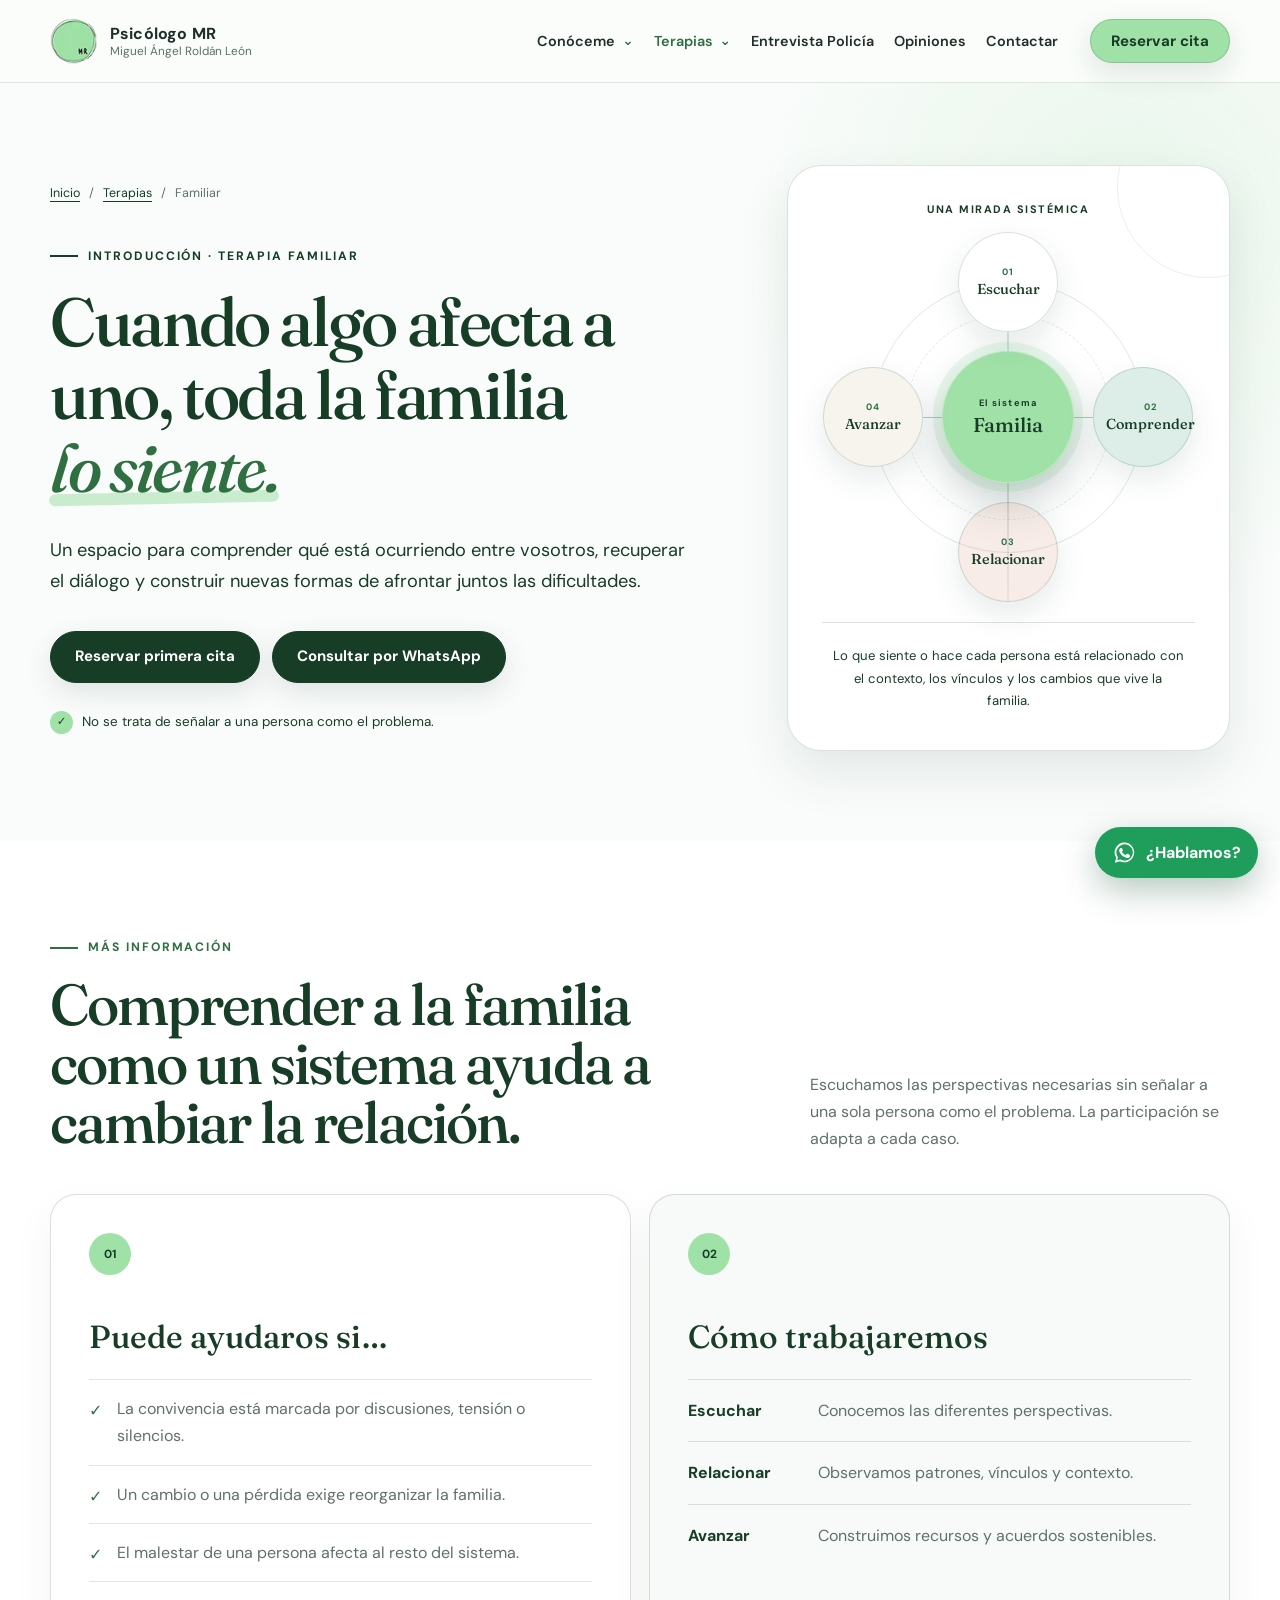
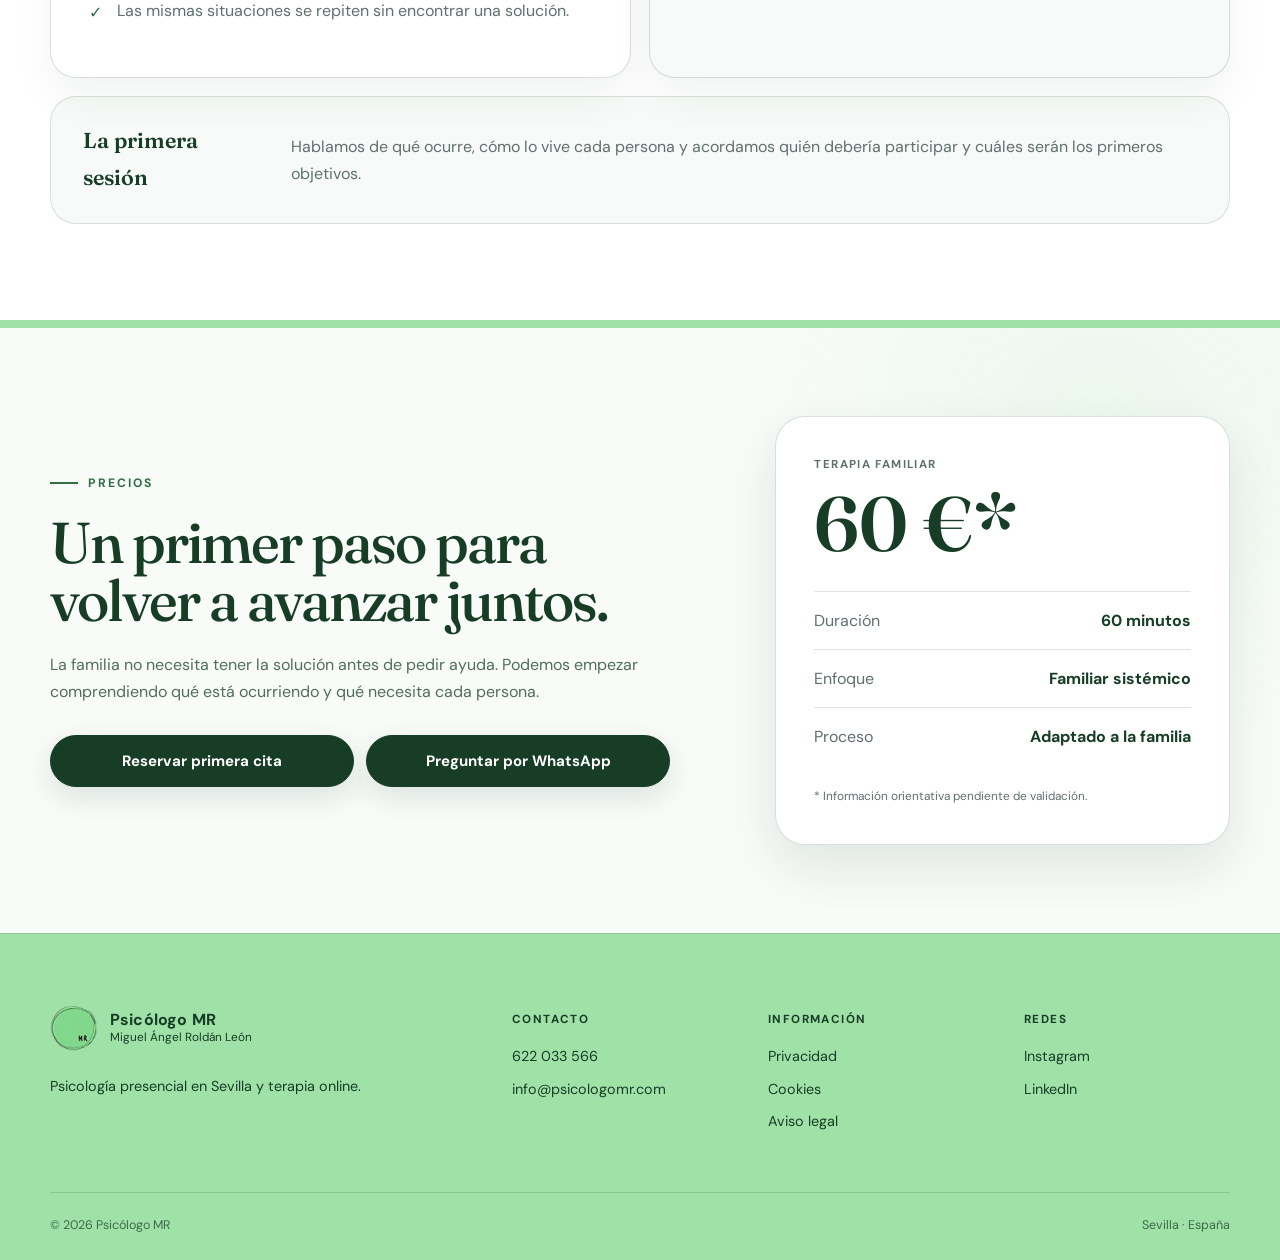
<file: terapia-familiar.html>
<!doctype html>
<html lang="es">
<head>
  <meta charset="utf-8">
  <meta name="viewport" content="width=device-width, initial-scale=1">
  <title>Terapia familiar en Sevilla | Psicólogo MR</title>
  <meta name="description" content="Terapia familiar sistémica en Sevilla con Miguel Ángel Roldán León. Un espacio para comprender conflictos, recuperar el diálogo y fortalecer los recursos de la familia.">
  <meta name="author" content="Miguel Ángel Roldán León">
  <meta name="robots" content="index, follow, max-image-preview:large, max-snippet:-1">
  <meta name="theme-color" content="#285d52">
  <link rel="canonical" href="https://psicologomr.com/terapia-familiar.html">
  <link rel="alternate" hreflang="es-ES" href="https://psicologomr.com/terapia-familiar.html">
  <meta property="og:locale" content="es_ES">
  <meta property="og:type" content="website">
  <meta property="og:site_name" content="Psicólogo MR">
  <meta property="og:title" content="Terapia familiar en Sevilla | Psicólogo MR">
  <meta property="og:description" content="Comprender lo que ocurre entre vosotros para recuperar el diálogo y cuidar los vínculos familiares.">
  <meta property="og:url" content="https://psicologomr.com/terapia-familiar.html">
  <link rel="preconnect" href="https://fonts.googleapis.com">
  <link rel="preconnect" href="https://fonts.gstatic.com" crossorigin>
  <link href="https://fonts.googleapis.com/css2?family=DM+Sans:wght@400;500;600;700&family=Fraunces:opsz,wght@9..144,500;9..144,600&display=swap" rel="stylesheet">
  <link rel="icon" type="image/png" href="img/logo.png">
  <link rel="apple-touch-icon" href="img/logo.png">
  <link rel="stylesheet" href="css/style.css?v=20261110-5">
  <script type="application/ld+json">
    {
      "@context": "https://schema.org",
      "@type": "Service",
      "name": "Terapia familiar sistémica en Sevilla",
      "description": "Terapia familiar para comprender conflictos, mejorar la comunicación y fortalecer los recursos de la familia.",
      "url": "https://psicologomr.com/terapia-familiar.html",
      "provider": {
        "@type": "Person",
        "name": "Miguel Ángel Roldán León",
        "jobTitle": "Psicólogo General Sanitario",
        "telephone": "+34622033566"
      },
      "areaServed": "Sevilla",
      "offers": {"@type": "Offer", "price": "60", "priceCurrency": "EUR"}
    }
  </script>
</head>
<body class="family-page">
  <a class="skip-link" href="#contenido">Saltar al contenido</a>
  <div class="page-progress" aria-hidden="true"><span data-page-progress></span></div>

  <header class="site-header">
    <div class="header-inner shell">
      <a class="brand" href="index.html#inicio" aria-label="Psicólogo MR, volver al inicio"><img src="img/logo.png" alt="" width="54" height="54" decoding="async"><span><strong>Psicólogo MR</strong><small>Miguel Ángel Roldán León</small></span></a>
      <button class="menu-toggle" type="button" aria-expanded="false" aria-controls="menu-principal" aria-label="Abrir menú"><span></span><span></span><span></span></button>
      <nav id="menu-principal" class="main-nav" aria-label="Navegación principal">
        <div class="nav-dropdown"><button class="nav-dropdown-toggle" type="button" aria-expanded="false">Conóceme <span aria-hidden="true">⌄</span></button><div class="nav-submenu"><a href="como-trabajo.html">Cómo trabajo</a><a href="sobre-mi.html">Sobre mí</a></div></div>
        <div class="nav-dropdown"><button class="nav-dropdown-toggle" type="button" aria-expanded="false" aria-current="page">Terapias <span aria-hidden="true">⌄</span></button><div class="nav-submenu"><a href="terapia-individual.html">Terapia individual</a><a href="terapia-pareja.html">Terapia de pareja</a><a href="terapia-familiar.html" aria-current="page">Terapia familiar</a></div></div>
        <a href="preparacion-entrevista-policia.html">Entrevista Policía</a><a href="opiniones.html">Opiniones</a><a href="contacto.html">Contactar</a>
      </nav>
      <a class="button button-small header-cta" href="index.html#reservar">Reservar cita</a>
    </div>
  </header>

  <main id="contenido" tabindex="-1">
    <section class="family-hero">
      <div class="shell family-hero-grid">
        <div class="family-hero-copy">
          <nav class="breadcrumb" aria-label="Migas de pan"><a href="index.html">Inicio</a><span>/</span><a href="index.html#terapias">Terapias</a><span>/</span><span>Familiar</span></nav>
          <p class="eyebrow"><span></span> Introducción · Terapia familiar</p>
          <h1>Cuando algo afecta a uno, toda la familia <em>lo siente.</em></h1>
          <p class="family-lead">Un espacio para comprender qué está ocurriendo entre vosotros, recuperar el diálogo y construir nuevas formas de afrontar juntos las dificultades.</p>
          <div class="hero-actions"><a class="button" href="index.html#reservar">Reservar primera cita</a><a class="button button-ghost" href="https://api.whatsapp.com/send?phone=34622033566&text=Hola%2C%20queremos%20consultar%20sobre%20terapia%20familiar" target="_blank" rel="noopener">Consultar por WhatsApp</a></div>
          <p class="therapy-reassurance"><span aria-hidden="true">✓</span> No se trata de señalar a una persona como el problema.</p>
        </div>

        <aside class="family-system-card" aria-label="La familia entendida como un sistema">
          <p class="family-system-label">Una mirada sistémica</p>
          <div class="family-system-map" aria-hidden="true">
            <span class="family-node family-node-center"><small>El sistema</small><strong>Familia</strong></span>
            <span class="family-node family-node-one"><small>01</small><strong>Escuchar</strong></span>
            <span class="family-node family-node-two"><small>02</small><strong>Comprender</strong></span>
            <span class="family-node family-node-three"><small>03</small><strong>Relacionar</strong></span>
            <span class="family-node family-node-four"><small>04</small><strong>Avanzar</strong></span>
            <i class="family-line family-line-one"></i><i class="family-line family-line-two"></i><i class="family-line family-line-three"></i><i class="family-line family-line-four"></i>
          </div>
          <p>Lo que siente o hace cada persona está relacionado con el contexto, los vínculos y los cambios que vive la familia.</p>
        </aside>
      </div>
    </section>

    <section class="therapy-summary-info" id="mas-informacion">
      <div class="shell">
        <div class="therapy-summary-heading">
          <p class="eyebrow"><span></span> Más información</p>
          <h2>Comprender a la familia como un sistema ayuda a cambiar la relación.</h2>
          <p>Escuchamos las perspectivas necesarias sin señalar a una sola persona como el problema. La participación se adapta a cada caso.</p>
        </div>
        <div class="therapy-summary-grid">
          <article class="therapy-summary-card">
            <span class="therapy-summary-number">01</span>
            <h3>Puede ayudaros si…</h3>
            <ul>
              <li>La convivencia está marcada por discusiones, tensión o silencios.</li>
              <li>Un cambio o una pérdida exige reorganizar la familia.</li>
              <li>El malestar de una persona afecta al resto del sistema.</li>
              <li>Las mismas situaciones se repiten sin encontrar una solución.</li>
            </ul>
          </article>
          <article class="therapy-summary-card therapy-summary-card-soft">
            <span class="therapy-summary-number">02</span>
            <h3>Cómo trabajaremos</h3>
            <ol class="therapy-summary-steps">
              <li><strong>Escuchar</strong><span>Conocemos las diferentes perspectivas.</span></li>
              <li><strong>Relacionar</strong><span>Observamos patrones, vínculos y contexto.</span></li>
              <li><strong>Avanzar</strong><span>Construimos recursos y acuerdos sostenibles.</span></li>
            </ol>
          </article>
        </div>
        <div class="therapy-summary-first">
          <strong>La primera sesión</strong>
          <p>Hablamos de qué ocurre, cómo lo vive cada persona y acordamos quién debería participar y cuáles serán los primeros objetivos.</p>
        </div>
      </div>
    </section>

    <section class="therapy-summary-pricing">
      <div class="shell therapy-summary-pricing-grid">
        <div class="therapy-summary-price-copy">
          <p class="eyebrow"><span></span> Precios</p>
          <h2>Un primer paso para volver a avanzar juntos.</h2>
          <p>La familia no necesita tener la solución antes de pedir ayuda. Podemos empezar comprendiendo qué está ocurriendo y qué necesita cada persona.</p>
          <div class="therapy-summary-actions"><a class="button" href="index.html#reservar">Reservar primera cita</a><a class="button" href="https://api.whatsapp.com/send?phone=34622033566&text=Hola%2C%20queremos%20consultar%20sobre%20terapia%20familiar" target="_blank" rel="noopener">Preguntar por WhatsApp</a></div>
        </div>
        <aside class="therapy-summary-price-card" aria-label="Precio de terapia familiar">
          <small>Terapia familiar</small>
          <strong>60 €*</strong>
          <dl><div><dt>Duración</dt><dd>60 minutos</dd></div><div><dt>Enfoque</dt><dd>Familiar sistémico</dd></div><div><dt>Proceso</dt><dd>Adaptado a la familia</dd></div></dl>
          <p class="therapy-summary-provisional">* Información orientativa pendiente de validación.</p>
        </aside>
      </div>
    </section>
  </main>

  <footer class="site-footer"><div class="shell footer-grid"><div class="footer-brand"><div class="brand"><img src="img/logo.png" alt="" width="54" height="54" loading="lazy" decoding="async"><span><strong>Psicólogo MR</strong><small>Miguel Ángel Roldán León</small></span></div><p>Psicología presencial en Sevilla y terapia online.</p></div><div><h3>Contacto</h3><a href="tel:+34622033566">622 033 566</a><a href="mailto:info@psicologomr.com">info@psicologomr.com</a></div><div><h3>Información</h3><a href="privacidad.html">Privacidad</a><a href="cookies.html">Cookies</a><a href="aviso-legal.html">Aviso legal</a></div><div><h3>Redes</h3><a href="https://www.instagram.com/psicologo_mr/" target="_blank" rel="noopener">Instagram</a><a href="https://www.linkedin.com/in/miguel-angel-roldan-leon/" target="_blank" rel="noopener">LinkedIn</a></div></div><div class="shell footer-bottom"><span>© <span id="year"></span> Psicólogo MR</span><span>Sevilla · España</span></div></footer>
  <nav class="mobile-actions" aria-label="Contacto rápido"><a href="tel:+34622033566"><span aria-hidden="true">☎</span><strong>Llamar</strong></a><a class="mobile-actions-whatsapp" href="https://api.whatsapp.com/send?phone=34622033566" target="_blank" rel="noopener"><span aria-hidden="true">◉</span><strong>WhatsApp</strong></a><a class="mobile-actions-book" href="index.html#reservar"><span aria-hidden="true">▣</span><strong>Reservar</strong></a></nav>
  <a class="whatsapp-float" href="https://api.whatsapp.com/send?phone=34622033566&text=Hola%2C%20queremos%20consultar%20sobre%20terapia%20familiar" target="_blank" rel="noopener" aria-label="Consultar por WhatsApp"><svg viewBox="0 0 32 32" aria-hidden="true"><path fill="currentColor" d="M16.1 3.2A12.7 12.7 0 0 0 5.4 22.8L3.7 29l6.4-1.7a12.7 12.7 0 1 0 6-24.1Zm0 23.3c-1.9 0-3.7-.5-5.3-1.4l-.4-.2-3.8 1 1-3.7-.2-.4a10.5 10.5 0 1 1 8.7 4.7Zm5.8-7.9c-.3-.2-1.9-.9-2.2-1-.3-.1-.5-.2-.7.2l-1 1.2c-.2.2-.4.2-.7.1a8.6 8.6 0 0 1-2.6-1.6 9.8 9.8 0 0 1-1.8-2.2c-.2-.3 0-.5.1-.6l.5-.6.3-.5c.1-.2.1-.4 0-.6l-1-2.4c-.3-.6-.6-.5-.8-.5h-.7c-.2 0-.6.1-.9.4-.3.4-1.2 1.2-1.2 2.9s1.2 3.3 1.4 3.6c.2.2 2.4 3.7 5.9 5.2.8.4 1.5.6 2 .7.8.3 1.6.2 2.2.1.7-.1 1.9-.8 2.2-1.5.3-.7.3-1.4.2-1.5-.1-.2-.4-.3-.7-.5Z"/></svg><span>¿Hablamos?</span></a>
  <button class="back-to-top" type="button" aria-label="Volver al principio" data-back-to-top>↑</button>
  <script src="js/script.js?v=20261013-1"></script>
</body>
</html>
</file>
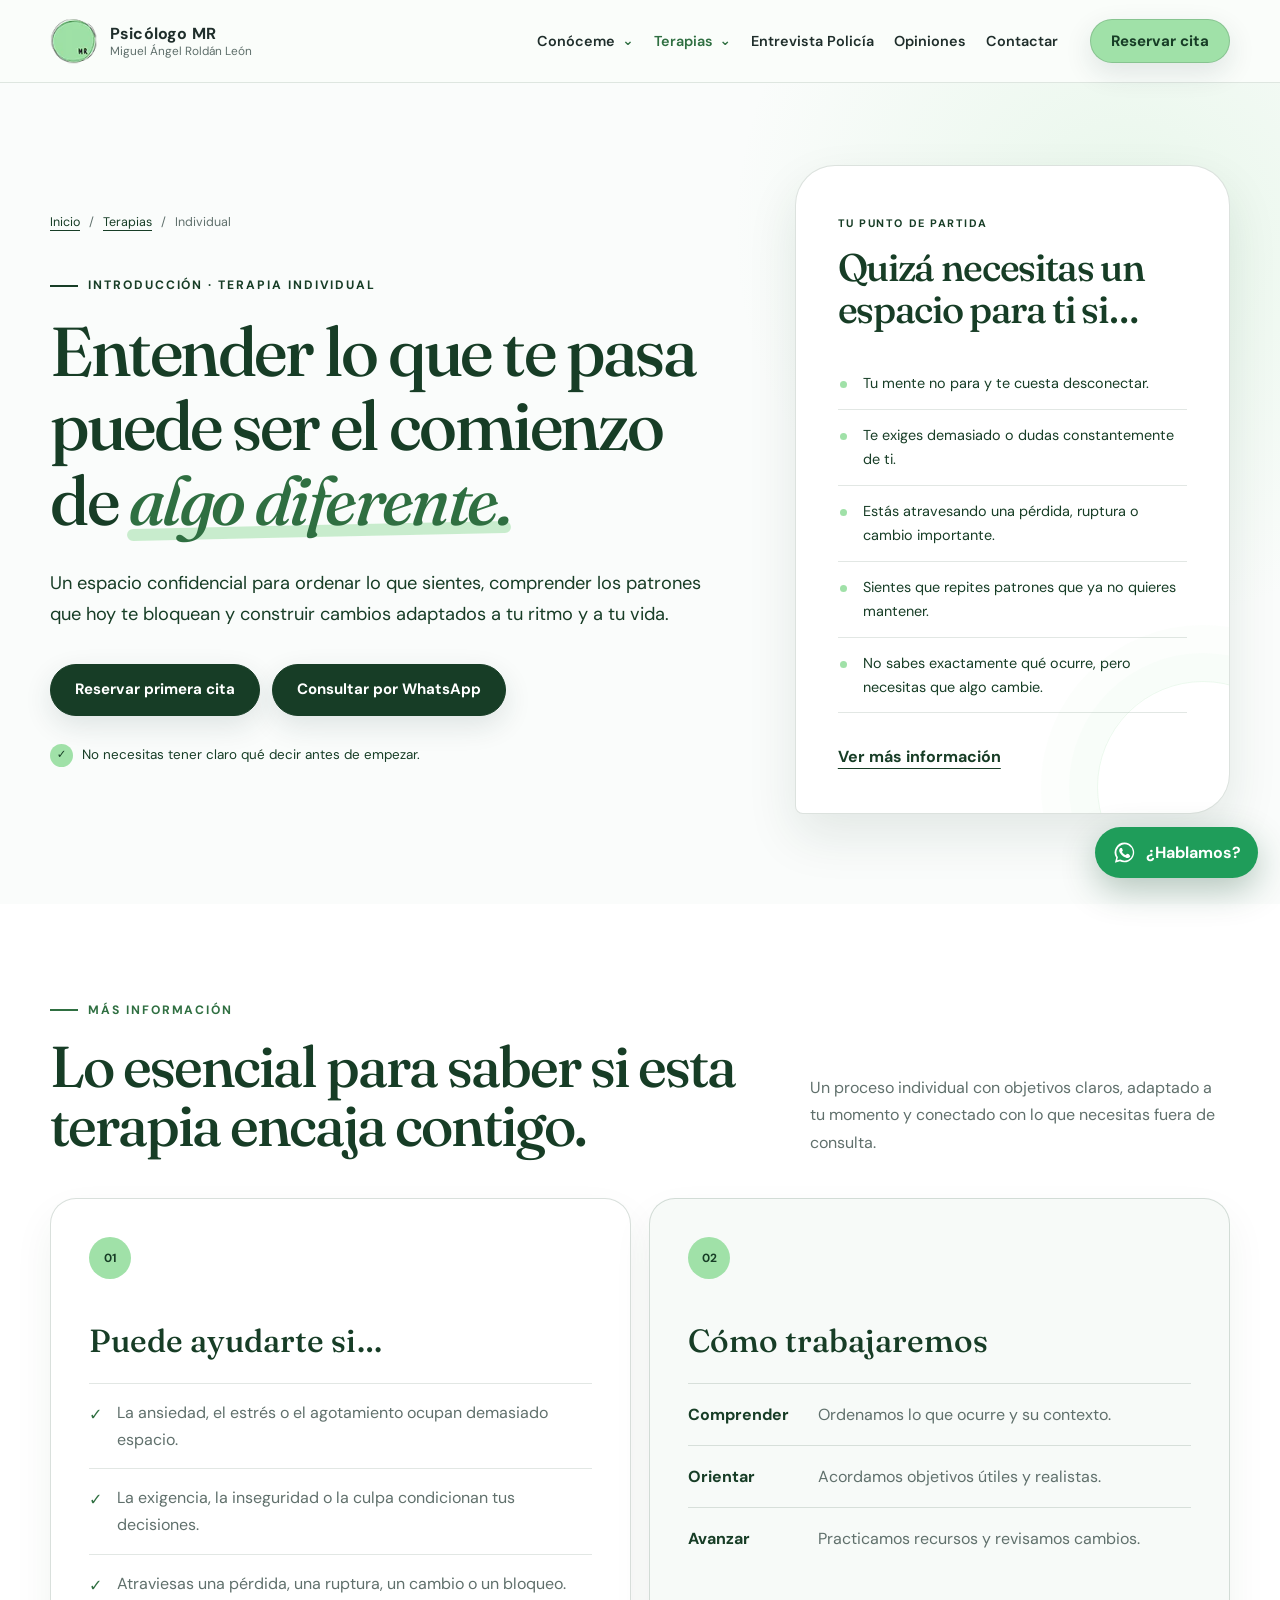
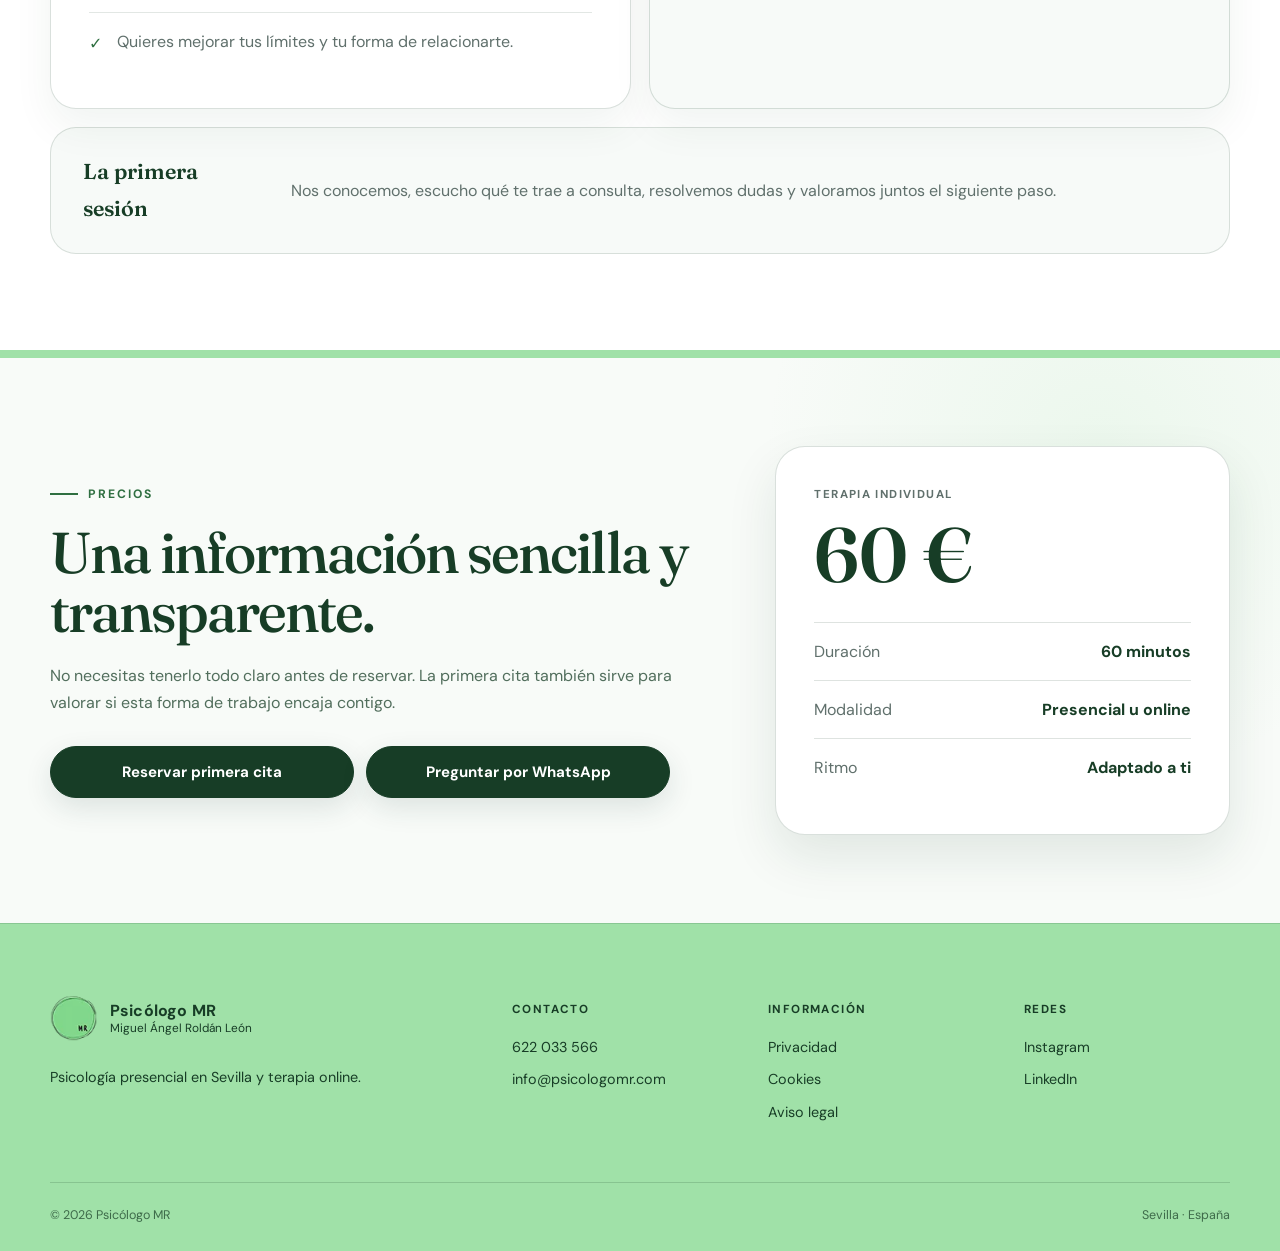
<file: terapia-individual.html>
<!doctype html>
<html lang="es">
<head>
  <meta charset="utf-8">
  <meta name="viewport" content="width=device-width, initial-scale=1">
  <title>Terapia individual en Sevilla y online | Psicólogo MR</title>
  <meta name="description" content="Terapia individual en Sevilla y online con Miguel Ángel Roldán León. Un espacio confidencial para comprender lo que te ocurre y construir cambios a tu ritmo.">
  <meta name="author" content="Miguel Ángel Roldán León">
  <meta name="robots" content="index, follow, max-image-preview:large, max-snippet:-1">
  <meta name="theme-color" content="#285d52">
  <link rel="canonical" href="https://psicologomr.com/terapia-individual.html">
  <link rel="alternate" hreflang="es-ES" href="https://psicologomr.com/terapia-individual.html">
  <meta property="og:locale" content="es_ES">
  <meta property="og:type" content="website">
  <meta property="og:site_name" content="Psicólogo MR">
  <meta property="og:title" content="Terapia individual en Sevilla y online | Psicólogo MR">
  <meta property="og:description" content="Un proceso adaptado a tu ritmo para comprender, decidir y avanzar.">
  <meta property="og:url" content="https://psicologomr.com/terapia-individual.html">
  <link rel="preconnect" href="https://fonts.googleapis.com">
  <link rel="preconnect" href="https://fonts.gstatic.com" crossorigin>
  <link href="https://fonts.googleapis.com/css2?family=DM+Sans:wght@400;500;600;700&family=Fraunces:opsz,wght@9..144,500;9..144,600&display=swap" rel="stylesheet">
  <link rel="icon" type="image/png" href="img/logo.png">
  <link rel="apple-touch-icon" href="img/logo.png">
  <link rel="stylesheet" href="css/style.css?v=20261110-5">
  <script type="application/ld+json">
    {
      "@context": "https://schema.org",
      "@type": "Service",
      "name": "Terapia individual en Sevilla y online",
      "description": "Terapia psicológica individual adaptada al ritmo y las necesidades de cada persona.",
      "url": "https://psicologomr.com/terapia-individual.html",
      "provider": {
        "@type": "Person",
        "name": "Miguel Ángel Roldán León",
        "jobTitle": "Psicólogo General Sanitario",
        "telephone": "+34622033566"
      },
      "areaServed": "Sevilla",
      "offers": {
        "@type": "Offer",
        "price": "60",
        "priceCurrency": "EUR"
      }
    }
  </script>
</head>
<body class="therapy-page">
  <a class="skip-link" href="#contenido">Saltar al contenido</a>
  <div class="page-progress" aria-hidden="true"><span data-page-progress></span></div>

  <header class="site-header">
    <div class="header-inner shell">
      <a class="brand" href="index.html#inicio" aria-label="Psicólogo MR, volver al inicio">
        <img src="img/logo.png" alt="" width="54" height="54" decoding="async">
        <span><strong>Psicólogo MR</strong><small>Miguel Ángel Roldán León</small></span>
      </a>
      <button class="menu-toggle" type="button" aria-expanded="false" aria-controls="menu-principal" aria-label="Abrir menú">
        <span></span><span></span><span></span>
      </button>
      <nav id="menu-principal" class="main-nav" aria-label="Navegación principal">
        <div class="nav-dropdown"><button class="nav-dropdown-toggle" type="button" aria-expanded="false">Conóceme <span aria-hidden="true">⌄</span></button><div class="nav-submenu"><a href="como-trabajo.html">Cómo trabajo</a><a href="sobre-mi.html">Sobre mí</a></div></div>
        <div class="nav-dropdown"><button class="nav-dropdown-toggle" type="button" aria-expanded="false" aria-current="page">Terapias <span aria-hidden="true">⌄</span></button><div class="nav-submenu"><a href="terapia-individual.html" aria-current="page">Terapia individual</a><a href="terapia-pareja.html">Terapia de pareja</a><a href="terapia-familiar.html">Terapia familiar</a></div></div>
        <a href="preparacion-entrevista-policia.html">Entrevista Policía</a>
        <a href="opiniones.html">Opiniones</a>
        <a href="contacto.html">Contactar</a>
      </nav>
      <a class="button button-small header-cta" href="index.html#reservar">Reservar cita</a>
    </div>
  </header>

  <main id="contenido" tabindex="-1">
    <section class="therapy-hero">
      <div class="shell therapy-hero-grid">
        <div class="therapy-hero-copy">
          <nav class="breadcrumb" aria-label="Migas de pan"><a href="index.html">Inicio</a><span>/</span><a href="index.html#terapias">Terapias</a><span>/</span><span>Individual</span></nav>
          <p class="eyebrow"><span></span> Introducción · Terapia individual</p>
          <h1>Entender lo que te pasa puede ser el comienzo de <em>algo diferente.</em></h1>
          <p class="therapy-lead">Un espacio confidencial para ordenar lo que sientes, comprender los patrones que hoy te bloquean y construir cambios adaptados a tu ritmo y a tu vida.</p>
          <div class="hero-actions">
            <a class="button" href="index.html#reservar">Reservar primera cita</a>
            <a class="button button-ghost" href="https://api.whatsapp.com/send?phone=34622033566&text=Hola%2C%20me%20gustar%C3%ADa%20consultar%20sobre%20terapia%20individual" target="_blank" rel="noopener">Consultar por WhatsApp</a>
          </div>
          <p class="therapy-reassurance"><span aria-hidden="true">✓</span> No necesitas tener claro qué decir antes de empezar.</p>
        </div>

        <aside class="therapy-start-card" aria-labelledby="therapy-start-title">
          <span class="therapy-start-label">Tu punto de partida</span>
          <h2 id="therapy-start-title">Quizá necesitas un espacio para ti si…</h2>
          <ul>
            <li>Tu mente no para y te cuesta desconectar.</li>
            <li>Te exiges demasiado o dudas constantemente de ti.</li>
            <li>Estás atravesando una pérdida, ruptura o cambio importante.</li>
            <li>Sientes que repites patrones que ya no quieres mantener.</li>
            <li>No sabes exactamente qué ocurre, pero necesitas que algo cambie.</li>
          </ul>
          <a href="#mas-informacion">Ver más información</a>
        </aside>
      </div>
    </section>

    <section class="therapy-summary-info" id="mas-informacion">
      <div class="shell">
        <div class="therapy-summary-heading">
          <p class="eyebrow"><span></span> Más información</p>
          <h2>Lo esencial para saber si esta terapia encaja contigo.</h2>
          <p>Un proceso individual con objetivos claros, adaptado a tu momento y conectado con lo que necesitas fuera de consulta.</p>
        </div>
        <div class="therapy-summary-grid">
          <article class="therapy-summary-card">
            <span class="therapy-summary-number">01</span>
            <h3>Puede ayudarte si…</h3>
            <ul>
              <li>La ansiedad, el estrés o el agotamiento ocupan demasiado espacio.</li>
              <li>La exigencia, la inseguridad o la culpa condicionan tus decisiones.</li>
              <li>Atraviesas una pérdida, una ruptura, un cambio o un bloqueo.</li>
              <li>Quieres mejorar tus límites y tu forma de relacionarte.</li>
            </ul>
          </article>
          <article class="therapy-summary-card therapy-summary-card-soft">
            <span class="therapy-summary-number">02</span>
            <h3>Cómo trabajaremos</h3>
            <ol class="therapy-summary-steps">
              <li><strong>Comprender</strong><span>Ordenamos lo que ocurre y su contexto.</span></li>
              <li><strong>Orientar</strong><span>Acordamos objetivos útiles y realistas.</span></li>
              <li><strong>Avanzar</strong><span>Practicamos recursos y revisamos cambios.</span></li>
            </ol>
          </article>
        </div>
        <div class="therapy-summary-first">
          <strong>La primera sesión</strong>
          <p>Nos conocemos, escucho qué te trae a consulta, resolvemos dudas y valoramos juntos el siguiente paso.</p>
        </div>
      </div>
    </section>

    <section class="therapy-summary-pricing">
      <div class="shell therapy-summary-pricing-grid">
        <div class="therapy-summary-price-copy">
          <p class="eyebrow"><span></span> Precios</p>
          <h2>Una información sencilla y transparente.</h2>
          <p>No necesitas tenerlo todo claro antes de reservar. La primera cita también sirve para valorar si esta forma de trabajo encaja contigo.</p>
          <div class="therapy-summary-actions"><a class="button" href="index.html#reservar">Reservar primera cita</a><a class="button" href="https://api.whatsapp.com/send?phone=34622033566&text=Hola%2C%20me%20gustar%C3%ADa%20consultar%20sobre%20terapia%20individual" target="_blank" rel="noopener">Preguntar por WhatsApp</a></div>
        </div>
        <aside class="therapy-summary-price-card" aria-label="Precio de terapia individual">
          <small>Terapia individual</small>
          <strong>60 €</strong>
          <dl><div><dt>Duración</dt><dd>60 minutos</dd></div><div><dt>Modalidad</dt><dd>Presencial u online</dd></div><div><dt>Ritmo</dt><dd>Adaptado a ti</dd></div></dl>
        </aside>
      </div>
    </section>
  </main>

  <footer class="site-footer">
    <div class="shell footer-grid">
      <div class="footer-brand"><div class="brand"><img src="img/logo.png" alt="" width="54" height="54" loading="lazy" decoding="async"><span><strong>Psicólogo MR</strong><small>Miguel Ángel Roldán León</small></span></div><p>Psicología presencial en Sevilla y terapia online.</p></div>
      <div><h3>Contacto</h3><a href="tel:+34622033566">622 033 566</a><a href="mailto:info@psicologomr.com">info@psicologomr.com</a></div>
      <div><h3>Información</h3><a href="privacidad.html">Privacidad</a><a href="cookies.html">Cookies</a><a href="aviso-legal.html">Aviso legal</a></div>
      <div><h3>Redes</h3><a href="https://www.instagram.com/psicologo_mr/" target="_blank" rel="noopener">Instagram</a><a href="https://www.linkedin.com/in/miguel-angel-roldan-leon/" target="_blank" rel="noopener">LinkedIn</a></div>
    </div>
    <div class="shell footer-bottom"><span>© <span id="year"></span> Psicólogo MR</span><span>Sevilla · España</span></div>
  </footer>

  <nav class="mobile-actions" aria-label="Contacto rápido">
    <a href="tel:+34622033566"><span aria-hidden="true">☎</span><strong>Llamar</strong></a>
    <a class="mobile-actions-whatsapp" href="https://api.whatsapp.com/send?phone=34622033566" target="_blank" rel="noopener"><span aria-hidden="true">◉</span><strong>WhatsApp</strong></a>
    <a class="mobile-actions-book" href="index.html#reservar"><span aria-hidden="true">▣</span><strong>Reservar</strong></a>
  </nav>

  <a class="whatsapp-float" href="https://api.whatsapp.com/send?phone=34622033566&text=Hola%2C%20me%20gustar%C3%ADa%20consultar%20sobre%20terapia%20individual" target="_blank" rel="noopener" aria-label="Consultar por WhatsApp">
    <svg viewBox="0 0 32 32" aria-hidden="true"><path fill="currentColor" d="M16.1 3.2A12.7 12.7 0 0 0 5.4 22.8L3.7 29l6.4-1.7a12.7 12.7 0 1 0 6-24.1Zm0 23.3c-1.9 0-3.7-.5-5.3-1.4l-.4-.2-3.8 1 1-3.7-.2-.4a10.5 10.5 0 1 1 8.7 4.7Zm5.8-7.9c-.3-.2-1.9-.9-2.2-1-.3-.1-.5-.2-.7.2l-1 1.2c-.2.2-.4.2-.7.1a8.6 8.6 0 0 1-2.6-1.6 9.8 9.8 0 0 1-1.8-2.2c-.2-.3 0-.5.1-.6l.5-.6.3-.5c.1-.2.1-.4 0-.6l-1-2.4c-.3-.6-.6-.5-.8-.5h-.7c-.2 0-.6.1-.9.4-.3.4-1.2 1.2-1.2 2.9s1.2 3.3 1.4 3.6c.2.2 2.4 3.7 5.9 5.2.8.4 1.5.6 2 .7.8.3 1.6.2 2.2.1.7-.1 1.9-.8 2.2-1.5.3-.7.3-1.4.2-1.5-.1-.2-.4-.3-.7-.5Z"/></svg>
    <span>¿Hablamos?</span>
  </a>
  <button class="back-to-top" type="button" aria-label="Volver al principio" data-back-to-top>↑</button>

  <script src="js/script.js?v=20261013-1"></script>
</body>
</html>
</file>
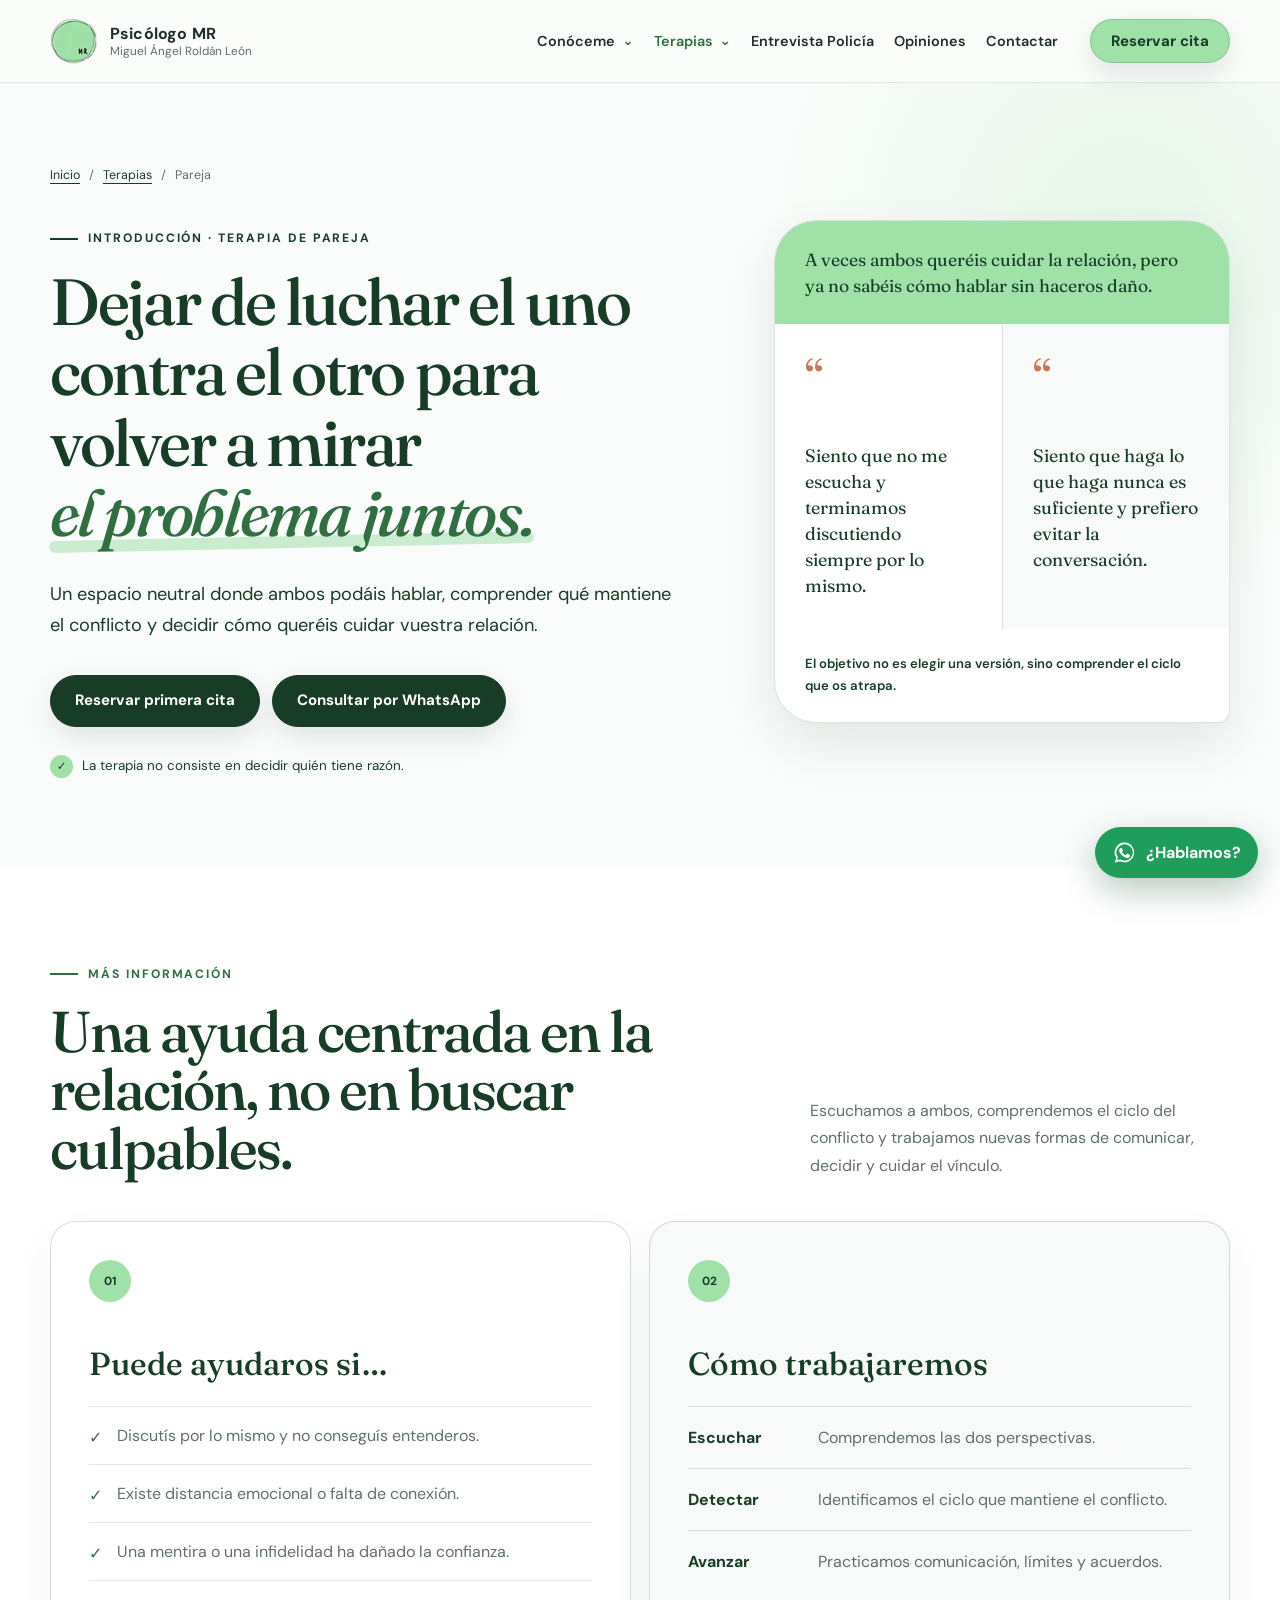
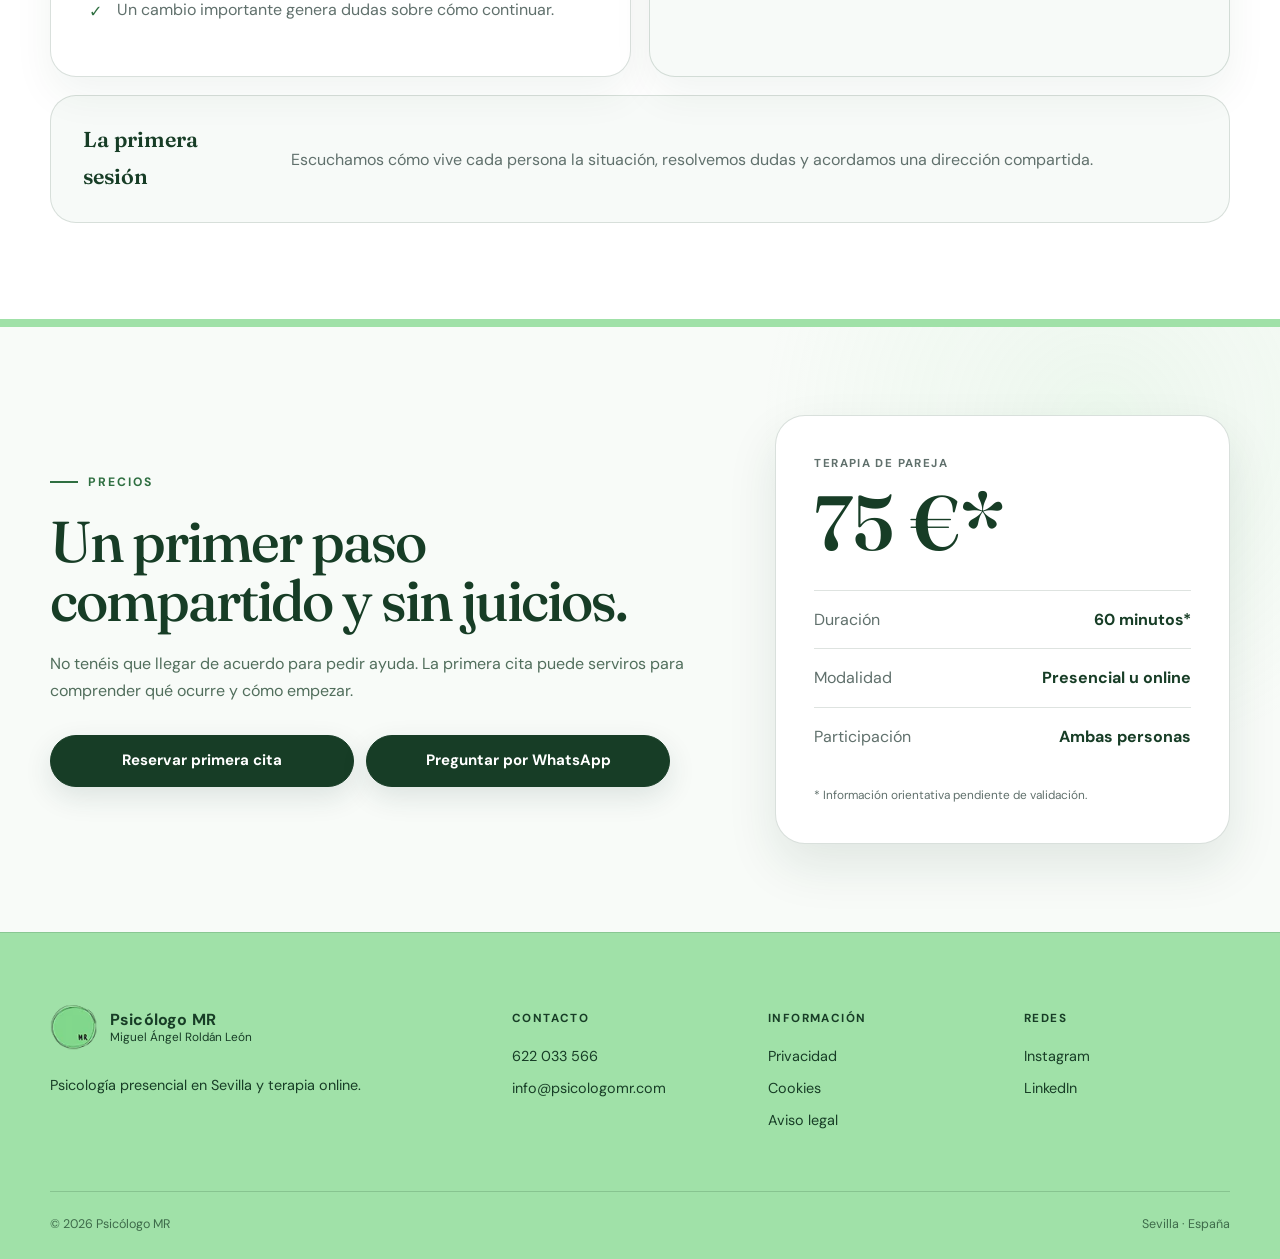
<file: terapia-pareja.html>
<!doctype html>
<html lang="es">
<head>
  <meta charset="utf-8">
  <meta name="viewport" content="width=device-width, initial-scale=1">
  <title>Terapia de pareja en Sevilla y online | Psicólogo MR</title>
  <meta name="description" content="Terapia de pareja en Sevilla y online con Miguel Ángel Roldán León. Un espacio para comprender el conflicto, mejorar la comunicación y tomar decisiones juntos.">
  <meta name="author" content="Miguel Ángel Roldán León">
  <meta name="robots" content="index, follow, max-image-preview:large, max-snippet:-1">
  <meta name="theme-color" content="#285d52">
  <link rel="canonical" href="https://psicologomr.com/terapia-pareja.html">
  <link rel="alternate" hreflang="es-ES" href="https://psicologomr.com/terapia-pareja.html">
  <meta property="og:locale" content="es_ES">
  <meta property="og:type" content="website">
  <meta property="og:site_name" content="Psicólogo MR">
  <meta property="og:title" content="Terapia de pareja en Sevilla y online | Psicólogo MR">
  <meta property="og:description" content="Comprender el conflicto para volver a hablar, decidir y avanzar como equipo.">
  <meta property="og:url" content="https://psicologomr.com/terapia-pareja.html">
  <link rel="preconnect" href="https://fonts.googleapis.com">
  <link rel="preconnect" href="https://fonts.gstatic.com" crossorigin>
  <link href="https://fonts.googleapis.com/css2?family=DM+Sans:wght@400;500;600;700&family=Fraunces:opsz,wght@9..144,500;9..144,600&display=swap" rel="stylesheet">
  <link rel="icon" type="image/png" href="img/logo.png">
  <link rel="apple-touch-icon" href="img/logo.png">
  <link rel="stylesheet" href="css/style.css?v=20261110-5">
  <script type="application/ld+json">
    {
      "@context": "https://schema.org",
      "@type": "Service",
      "name": "Terapia de pareja en Sevilla y online",
      "description": "Terapia psicológica de pareja para comprender conflictos, mejorar la comunicación y tomar decisiones compartidas.",
      "url": "https://psicologomr.com/terapia-pareja.html",
      "provider": {
        "@type": "Person",
        "name": "Miguel Ángel Roldán León",
        "jobTitle": "Psicólogo General Sanitario",
        "telephone": "+34622033566"
      },
      "areaServed": "Sevilla"
    }
  </script>
</head>
<body class="couple-page">
  <a class="skip-link" href="#contenido">Saltar al contenido</a>
  <div class="page-progress" aria-hidden="true"><span data-page-progress></span></div>

  <header class="site-header">
    <div class="header-inner shell">
      <a class="brand" href="index.html#inicio" aria-label="Psicólogo MR, volver al inicio"><img src="img/logo.png" alt="" width="54" height="54" decoding="async"><span><strong>Psicólogo MR</strong><small>Miguel Ángel Roldán León</small></span></a>
      <button class="menu-toggle" type="button" aria-expanded="false" aria-controls="menu-principal" aria-label="Abrir menú"><span></span><span></span><span></span></button>
      <nav id="menu-principal" class="main-nav" aria-label="Navegación principal">
        <div class="nav-dropdown"><button class="nav-dropdown-toggle" type="button" aria-expanded="false">Conóceme <span aria-hidden="true">⌄</span></button><div class="nav-submenu"><a href="como-trabajo.html">Cómo trabajo</a><a href="sobre-mi.html">Sobre mí</a></div></div>
        <div class="nav-dropdown"><button class="nav-dropdown-toggle" type="button" aria-expanded="false" aria-current="page">Terapias <span aria-hidden="true">⌄</span></button><div class="nav-submenu"><a href="terapia-individual.html">Terapia individual</a><a href="terapia-pareja.html" aria-current="page">Terapia de pareja</a><a href="terapia-familiar.html">Terapia familiar</a></div></div>
        <a href="preparacion-entrevista-policia.html">Entrevista Policía</a>
        <a href="opiniones.html">Opiniones</a>
        <a href="contacto.html">Contactar</a>
      </nav>
      <a class="button button-small header-cta" href="index.html#reservar">Reservar cita</a>
    </div>
  </header>

  <main id="contenido" tabindex="-1">
    <section class="couple-hero">
      <div class="shell couple-hero-grid">
        <div class="couple-hero-copy">
          <nav class="breadcrumb" aria-label="Migas de pan"><a href="index.html">Inicio</a><span>/</span><a href="index.html#terapias">Terapias</a><span>/</span><span>Pareja</span></nav>
          <p class="eyebrow"><span></span> Introducción · Terapia de pareja</p>
          <h1>Dejar de luchar el uno contra el otro para volver a mirar <em>el problema juntos.</em></h1>
          <p class="couple-lead">Un espacio neutral donde ambos podáis hablar, comprender qué mantiene el conflicto y decidir cómo queréis cuidar vuestra relación.</p>
          <div class="hero-actions"><a class="button" href="index.html#reservar">Reservar primera cita</a><a class="button button-ghost" href="https://api.whatsapp.com/send?phone=34622033566&text=Hola%2C%20queremos%20consultar%20sobre%20terapia%20de%20pareja" target="_blank" rel="noopener">Consultar por WhatsApp</a></div>
          <p class="therapy-reassurance"><span aria-hidden="true">✓</span> La terapia no consiste en decidir quién tiene razón.</p>
        </div>

        <aside class="couple-dialogue-card" aria-label="Situaciones habituales en terapia de pareja">
          <div class="couple-dialogue-top"><small>A veces ambos queréis cuidar la relación, pero ya no sabéis cómo hablar sin haceros daño.</small></div>
          <div class="couple-voices">
            <blockquote><span>“</span><p>Siento que no me escucha y terminamos discutiendo siempre por lo mismo.</p></blockquote>
            <blockquote><span>“</span><p>Siento que haga lo que haga nunca es suficiente y prefiero evitar la conversación.</p></blockquote>
          </div>
          <p class="couple-dialogue-bottom">El objetivo no es elegir una versión, sino comprender el ciclo que os atrapa.</p>
        </aside>
      </div>
    </section>

    <section class="therapy-summary-info" id="mas-informacion">
      <div class="shell">
        <div class="therapy-summary-heading">
          <p class="eyebrow"><span></span> Más información</p>
          <h2>Una ayuda centrada en la relación, no en buscar culpables.</h2>
          <p>Escuchamos a ambos, comprendemos el ciclo del conflicto y trabajamos nuevas formas de comunicar, decidir y cuidar el vínculo.</p>
        </div>
        <div class="therapy-summary-grid">
          <article class="therapy-summary-card">
            <span class="therapy-summary-number">01</span>
            <h3>Puede ayudaros si…</h3>
            <ul>
              <li>Discutís por lo mismo y no conseguís entenderos.</li>
              <li>Existe distancia emocional o falta de conexión.</li>
              <li>Una mentira o una infidelidad ha dañado la confianza.</li>
              <li>Un cambio importante genera dudas sobre cómo continuar.</li>
            </ul>
          </article>
          <article class="therapy-summary-card therapy-summary-card-soft">
            <span class="therapy-summary-number">02</span>
            <h3>Cómo trabajaremos</h3>
            <ol class="therapy-summary-steps">
              <li><strong>Escuchar</strong><span>Comprendemos las dos perspectivas.</span></li>
              <li><strong>Detectar</strong><span>Identificamos el ciclo que mantiene el conflicto.</span></li>
              <li><strong>Avanzar</strong><span>Practicamos comunicación, límites y acuerdos.</span></li>
            </ol>
          </article>
        </div>
        <div class="therapy-summary-first">
          <strong>La primera sesión</strong>
          <p>Escuchamos cómo vive cada persona la situación, resolvemos dudas y acordamos una dirección compartida.</p>
        </div>
      </div>
    </section>

    <section class="therapy-summary-pricing">
      <div class="shell therapy-summary-pricing-grid">
        <div class="therapy-summary-price-copy">
          <p class="eyebrow"><span></span> Precios</p>
          <h2>Un primer paso compartido y sin juicios.</h2>
          <p>No tenéis que llegar de acuerdo para pedir ayuda. La primera cita puede serviros para comprender qué ocurre y cómo empezar.</p>
          <div class="therapy-summary-actions"><a class="button" href="index.html#reservar">Reservar primera cita</a><a class="button" href="https://api.whatsapp.com/send?phone=34622033566&text=Hola%2C%20queremos%20consultar%20sobre%20terapia%20de%20pareja" target="_blank" rel="noopener">Preguntar por WhatsApp</a></div>
        </div>
        <aside class="therapy-summary-price-card" aria-label="Precio de terapia de pareja">
          <small>Terapia de pareja</small>
          <strong>75 €*</strong>
          <dl><div><dt>Duración</dt><dd>60 minutos*</dd></div><div><dt>Modalidad</dt><dd>Presencial u online</dd></div><div><dt>Participación</dt><dd>Ambas personas</dd></div></dl>
          <p class="therapy-summary-provisional">* Información orientativa pendiente de validación.</p>
        </aside>
      </div>
    </section>
  </main>

  <footer class="site-footer">
    <div class="shell footer-grid">
      <div class="footer-brand"><div class="brand"><img src="img/logo.png" alt="" width="54" height="54" loading="lazy" decoding="async"><span><strong>Psicólogo MR</strong><small>Miguel Ángel Roldán León</small></span></div><p>Psicología presencial en Sevilla y terapia online.</p></div>
      <div><h3>Contacto</h3><a href="tel:+34622033566">622 033 566</a><a href="mailto:info@psicologomr.com">info@psicologomr.com</a></div>
      <div><h3>Información</h3><a href="privacidad.html">Privacidad</a><a href="cookies.html">Cookies</a><a href="aviso-legal.html">Aviso legal</a></div>
      <div><h3>Redes</h3><a href="https://www.instagram.com/psicologo_mr/" target="_blank" rel="noopener">Instagram</a><a href="https://www.linkedin.com/in/miguel-angel-roldan-leon/" target="_blank" rel="noopener">LinkedIn</a></div>
    </div>
    <div class="shell footer-bottom"><span>© <span id="year"></span> Psicólogo MR</span><span>Sevilla · España</span></div>
  </footer>

  <nav class="mobile-actions" aria-label="Contacto rápido"><a href="tel:+34622033566"><span aria-hidden="true">☎</span><strong>Llamar</strong></a><a class="mobile-actions-whatsapp" href="https://api.whatsapp.com/send?phone=34622033566" target="_blank" rel="noopener"><span aria-hidden="true">◉</span><strong>WhatsApp</strong></a><a class="mobile-actions-book" href="index.html#reservar"><span aria-hidden="true">▣</span><strong>Reservar</strong></a></nav>
  <a class="whatsapp-float" href="https://api.whatsapp.com/send?phone=34622033566&text=Hola%2C%20queremos%20consultar%20sobre%20terapia%20de%20pareja" target="_blank" rel="noopener" aria-label="Consultar por WhatsApp"><svg viewBox="0 0 32 32" aria-hidden="true"><path fill="currentColor" d="M16.1 3.2A12.7 12.7 0 0 0 5.4 22.8L3.7 29l6.4-1.7a12.7 12.7 0 1 0 6-24.1Zm0 23.3c-1.9 0-3.7-.5-5.3-1.4l-.4-.2-3.8 1 1-3.7-.2-.4a10.5 10.5 0 1 1 8.7 4.7Zm5.8-7.9c-.3-.2-1.9-.9-2.2-1-.3-.1-.5-.2-.7.2l-1 1.2c-.2.2-.4.2-.7.1a8.6 8.6 0 0 1-2.6-1.6 9.8 9.8 0 0 1-1.8-2.2c-.2-.3 0-.5.1-.6l.5-.6.3-.5c.1-.2.1-.4 0-.6l-1-2.4c-.3-.6-.6-.5-.8-.5h-.7c-.2 0-.6.1-.9.4-.3.4-1.2 1.2-1.2 2.9s1.2 3.3 1.4 3.6c.2.2 2.4 3.7 5.9 5.2.8.4 1.5.6 2 .7.8.3 1.6.2 2.2.1.7-.1 1.9-.8 2.2-1.5.3-.7.3-1.4.2-1.5-.1-.2-.4-.3-.7-.5Z"/></svg><span>¿Hablamos?</span></a>
  <button class="back-to-top" type="button" aria-label="Volver al principio" data-back-to-top>↑</button>
  <script src="js/script.js?v=20261013-1"></script>
</body>
</html>
</file>
<file: css/style.css>
/* ==========================================================
   1. VARIABLES DE DISEÑO
   ========================================================== */

:root {
  --green: #a0e1a8;
  --green-dark: #a0e1a8;
  --mint: #a0e1a8;
  --green-text: #2f6f41;
  --green-ink: #173d26;
  --cream: #f7f4ee;
  --sand: #ece5d8;
  --ink: #1f2e2b;
  --muted: #60706c;
  --warm: #c77755;
  --focus: #0b62d6;
  --white: #fff;
  --line: rgba(31,46,43,.14);
  --shadow: 0 24px 70px rgba(23,61,38,.12);
  --serif: "Fraunces",Georgia,serif;
  --sans: "DM Sans",system-ui,sans-serif;
  --radius: 26px;
}

/* ==========================================================
   2. BASE, RESETEO Y UTILIDADES
   ========================================================== */

* {
  box-sizing: border-box;
}

html {
  scroll-behavior: smooth;
  scroll-padding-top: 92px;
}

body {
  margin: 0;
  overflow-x: clip;
  color: var(--ink);
  background: var(--white);
  font: 400 1rem/1.7 var(--sans);
  -webkit-font-smoothing: antialiased;
}

::selection {
  color: var(--green-ink);
  background: var(--mint);
}

img {
  display: block;
  max-width: 100%;
}

a {
  color: inherit;
}

.shell {
  width: min(1180px,calc(100% - 48px));
  margin-inline: auto;
}

.skip-link {
  position: fixed;
  left: 16px;
  top: -60px;
  z-index: 100;
  background: var(--green);
  color: #fff;
  padding: 10px 16px;
  border-radius: 10px;
}

.skip-link:focus {
  top: 16px;
}

.page-progress {
  position: fixed;
  z-index: 100;
  inset: 0 0 auto;
  height: 3px;
  pointer-events: none;
}

.page-progress span {
  display: block;
  width: 100%;
  height: 100%;
  background: linear-gradient(90deg,var(--mint),var(--green),var(--warm));
  transform: scaleX(0);
  transform-origin: left;
  will-change: transform;
}

/* Foco visible al navegar con teclado */
:where(a, button, summary, [tabindex]):focus-visible {
  outline: 3px solid var(--focus);
  outline-offset: 4px;
}

main:focus {
  outline: none;
}

.sr-only {
  position: absolute;
  width: 1px;
  height: 1px;
  overflow: hidden;
  clip: rect(0,0,0,0);
}

/* ==========================================================
   3. CABECERA Y NAVEGACIÓN
   ========================================================== */

.site-header {
  position: sticky;
  top: 0;
  z-index: 50;
  background: rgba(255,255,255,.94);
  backdrop-filter: blur(16px);
  border-bottom: 1px solid transparent;
  transition: .25s;
}

.site-header.scrolled {
  border-color: var(--line);
  box-shadow: 0 8px 30px rgba(31,46,43,.05);
}

.header-inner {
  min-height: 82px;
  display: flex;
  align-items: center;
  gap: 32px;
}

.brand {
  display: inline-flex;
  align-items: center;
  gap: 12px;
  text-decoration: none;
  margin-right: auto;
}

.brand img {
  width: 48px;
  height: 48px;
  object-fit: contain;
}

.brand span {
  display: flex;
  flex-direction: column;
  line-height: 1.25;
}

.brand strong {
  font-size: 1rem;
  letter-spacing: .01em;
}

.brand small {
  font-size: .74rem;
  color: var(--muted);
}

.main-nav {
  display: flex;
  gap: 27px;
  align-items: center;
}

.main-nav a {
  position: relative;
  padding-block: 8px;
  text-decoration: none;
  font-size: .9rem;
  font-weight: 600;
  transition: color .2s;
}

.main-nav a:hover {
  color: var(--green-text);
}

.main-nav a::after {
  content: "";
  position: absolute;
  left: 0;
  right: 0;
  bottom: 1px;
  height: 2px;
  border-radius: 999px;
  background: var(--green);
  transform: scaleX(0);
  transform-origin: center;
  transition: transform .2s;
}

.main-nav a:hover::after,
.main-nav a[aria-current="location"]::after,
.main-nav > a[aria-current="page"]::after {
  transform: scaleX(1);
}

.main-nav a[aria-current="location"],
.main-nav > a[aria-current="page"] {
  color: var(--green-text);
}

.nav-dropdown {
  position: relative;
}

.nav-dropdown-toggle {
  display: flex;
  align-items: center;
  gap: 7px;
  padding: 8px 0;
  border: 0;
  color: var(--ink);
  background: transparent;
  font: 600 .9rem/1.7 var(--sans);
  cursor: pointer;
}

.nav-dropdown-toggle > span {
  color: var(--green-text);
  font-size: .85rem;
  transition: transform .2s;
}

.nav-dropdown-toggle[aria-expanded="true"] > span,
.nav-dropdown:hover .nav-dropdown-toggle > span,
.nav-dropdown:focus-within .nav-dropdown-toggle > span {
  transform: rotate(180deg);
}

.nav-dropdown-toggle[aria-current="page"] {
  color: var(--green-text);
}

.nav-submenu {
  position: absolute;
  top: calc(100% + 13px);
  left: 50%;
  z-index: 70;
  display: grid;
  min-width: 245px;
  padding: 10px;
  border: 1px solid var(--line);
  border-radius: 18px;
  background: rgba(255,255,255,.98);
  box-shadow: 0 22px 55px rgba(23,61,54,.16);
  opacity: 0;
  pointer-events: none;
  transform: translate(-50%,8px);
  transition: opacity .2s,transform .2s;
}

.nav-dropdown:hover .nav-submenu,
.nav-dropdown:focus-within .nav-submenu,
.nav-dropdown.is-open .nav-submenu {
  opacity: 1;
  pointer-events: auto;
  transform: translate(-50%,0);
}

.nav-submenu::before {
  content: "";
  position: absolute;
  right: 0;
  bottom: 100%;
  left: 0;
  height: 14px;
}

.main-nav .nav-submenu a {
  padding: 11px 13px;
  border-radius: 10px;
  font-size: .83rem;
  white-space: nowrap;
}

.main-nav .nav-submenu a::after {
  display: none;
}

.main-nav .nav-submenu a:hover,
.main-nav .nav-submenu a[aria-current="page"] {
  color: var(--green-ink);
  background: rgba(160,225,168,.28);
}

.menu-toggle {
  display: none;
  background: none;
  border: 0;
  width: 44px;
  height: 44px;
  padding: 11px;
}

.menu-toggle > span:not(.sr-only) {
  display: block;
  height: 2px;
  background: var(--ink);
  margin: 5px 0;
  transition: transform .2s ease, opacity .2s ease;
}

.menu-toggle[aria-expanded="true"] > span:nth-child(1) {
  transform: translateY(7px) rotate(45deg);
}

.menu-toggle[aria-expanded="true"] > span:nth-child(2) {
  opacity: 0;
}

.menu-toggle[aria-expanded="true"] > span:nth-child(3) {
  transform: translateY(-7px) rotate(-45deg);
}

/* Botones reutilizables */

.button {
  display: inline-flex;
  align-items: center;
  justify-content: center;
  min-height: 52px;
  padding: 0 24px;
  border-radius: 999px;
  background: var(--green);
  color: #fff;
  text-decoration: none;
  font-size: .94rem;
  font-weight: 700;
  line-height: 1.25;
  text-align: center;
  border: 1px solid var(--green);
  box-shadow: 0 10px 28px rgba(23,61,54,.12);
  transition: transform .2s, background-color .2s, border-color .2s, box-shadow .2s;
}

.button:hover {
  background: var(--green-dark);
  border-color: var(--green-ink);
  box-shadow: 0 14px 34px rgba(23,61,54,.2);
  transform: translateY(-2px);
}

.button-small {
  min-height: 44px;
  padding-inline: 20px;
}

.button-ghost {
  background: transparent;
  color: var(--green-text);
}

.button-ghost:hover {
  color: #fff;
}

.button-light {
  background: #fff;
  border-color: #fff;
  color: var(--green-ink);
}

.button-light:hover {
  background: var(--cream);
  border-color: var(--cream);
  color: var(--green-ink);
}

.button-outline-light {
  background: transparent;
  border-color: rgba(255,255,255,.6);
  color: #fff;
}

.button-outline-light:hover {
  background: #fff;
  color: var(--green-ink);
  border-color: #fff;
}

/* ==========================================================
   4. PORTADA PRINCIPAL
   ========================================================== */

.hero {
  min-height: 700px;
  display: grid;
  grid-template-columns: minmax(0,1fr) minmax(440px,48%);
  align-items: stretch;
  background: var(--cream);
}

.hero-copy {
  padding: 100px max(48px,calc((100vw - 1180px)/2)) 86px max(24px,calc((100vw - 1180px)/2));
  width: auto;
  margin: 0;
}

.eyebrow {
  display: flex;
  align-items: center;
  gap: 10px;
  margin: 0 0 18px;
  text-transform: uppercase;
  letter-spacing: .16em;
  font-size: .76rem;
  font-weight: 700;
  color: var(--green-text);
}

.eyebrow span {
  width: 28px;
  height: 2px;
  background: currentColor;
}

.eyebrow.light {
  color: var(--mint);
}

h1, h2 {
  font-family: var(--serif);
  font-weight: 500;
  line-height: 1.08;
  letter-spacing: -.035em;
  margin: 0;
}

h1 {
  font-size: clamp(3.1rem,5.2vw,5.5rem);
  max-width: 760px;
}

h1 em {
  position: relative;
  z-index: 0;
  color: var(--green-text);
  font-style: italic;
  white-space: nowrap;
}

h1 em::after {
  content: "";
  position: absolute;
  z-index: -1;
  left: -.02em;
  right: -.02em;
  bottom: .08em;
  height: .18em;
  border-radius: 999px;
  background: rgba(160,225,168,.55);
  transform: rotate(-1.2deg);
}

h2 {
  font-size: clamp(2.3rem,4vw,4.25rem);
}

h3 {
  line-height: 1.25;
}

.hero-lead {
  font-size: 1.16rem;
  max-width: 630px;
  color: #495b56;
  margin: 28px 0 32px;
}

.hero-actions {
  display: flex;
  flex-wrap: wrap;
  gap: 12px;
}

.google-proof {
  width: fit-content;
  display: flex;
  align-items: center;
  flex-wrap: wrap;
  gap: 7px;
  margin-top: 24px;
  color: var(--ink);
  text-decoration: none;
  font-size: .82rem;
}

.google-proof:hover .google-proof-link {
  color: var(--green-ink);
}

.google-name {
  font-weight: 700;
  letter-spacing: -.02em;
}

.google-stars {
  color: #f4b400;
  letter-spacing: .08em;
}

.google-proof strong {
  font-size: .9rem;
}

.google-proof > span:not(.google-name, .google-stars, .google-proof-link) {
  color: var(--muted);
}

.google-proof-link {
  margin-left: 5px;
  color: var(--green-text);
  font-weight: 700;
  text-decoration: underline;
  text-underline-offset: 4px;
}

.trust-row {
  display: flex;
  gap: 36px;
  margin-top: 32px;
  padding-top: 28px;
  border-top: 1px solid var(--line);
}

.trust-row div {
  display: flex;
  flex-direction: column;
}

.trust-row strong {
  font-family: var(--serif);
  font-size: 1.18rem;
}

.trust-row span {
  font-size: .8rem;
  color: var(--muted);
}

.hero-photo-wrap {
  position: relative;
  overflow: hidden;
  min-height: 620px;
  border-bottom-left-radius: 72px;
  box-shadow: -22px 28px 70px rgba(23,61,54,.1);
}

.hero-photo-wrap::after {
  content: "";
  position: absolute;
  inset: 50% 0 0;
  background: linear-gradient(180deg,transparent,rgba(12,35,31,.18));
  pointer-events: none;
}

.hero-photo {
  width: 100%;
  height: 100%;
  object-fit: cover;
  object-position: 52% center;
}

.photo-note {
  position: absolute;
  left: 28px;
  bottom: 28px;
  display: flex;
  align-items: center;
  z-index: 2;
  gap: 12px;
  background: rgba(255,255,255,.93);
  padding: 13px 18px;
  border: 1px solid rgba(255,255,255,.7);
  border-radius: 18px;
  box-shadow: var(--shadow);
  backdrop-filter: blur(12px);
}

.photo-note > span:last-child {
  display: flex;
  flex-direction: column;
  line-height: 1.25;
}

.photo-note strong {
  font-size: .84rem;
}

.photo-note small {
  color: var(--muted);
  font-size: .7rem;
}

.hero-method {
  position: absolute;
  z-index: 2;
  top: 28px;
  right: 28px;
  width: min(260px,calc(100% - 56px));
  padding: 18px 20px;
  border: 1px solid rgba(255,255,255,.65);
  border-radius: 20px;
  color: #fff;
  color: var(--green-ink);
  background: rgba(160,225,168,.92);
  box-shadow: 0 18px 50px rgba(23,61,54,.2);
  backdrop-filter: blur(14px);
}

.hero-method span {
  display: block;
  margin-bottom: 4px;
  color: var(--mint);
  text-transform: uppercase;
  letter-spacing: .12em;
  font-size: .66rem;
  font-weight: 700;
}

.hero-method strong {
  display: block;
  font-family: var(--serif);
  font-size: 1.12rem;
  font-weight: 500;
  line-height: 1.3;
}

.status-dot {
  width: 9px;
  height: 9px;
  border-radius: 50%;
  background: #39a66e;
  box-shadow: 0 0 0 5px rgba(57,166,110,.15);
}

/* ==========================================================
   5. RECONOCIMIENTOS Y BLOQUES GENERALES
   ========================================================== */

.band {
  background: var(--green-dark);
  color: #fff;
}

.recognition {
  padding: 62px 0;
}

.recognition-grid {
  display: grid;
  grid-template-columns: .8fr 2fr;
  gap: 80px;
}

.recognition-list {
  display: grid;
  grid-template-columns: repeat(3,1fr);
  gap: 28px;
}

.recognition-list p {
  font-family: var(--serif);
  font-size: 1.2rem;
  line-height: 1.45;
  margin: 0;
  padding-left: 20px;
  border-left: 1px solid rgba(255,255,255,.25);
  transition: border-color .2s, transform .2s;
}

.recognition-list p:hover {
  border-color: var(--mint);
  transform: translateX(5px);
}

/* Motivos de consulta */

.support .section-heading {
  align-items: start;
}

.support-grid {
  display: grid;
  grid-template-columns: repeat(3,1fr);
  gap: 18px;
}

.support-card {
  position: relative;
  min-height: 310px;
  display: flex;
  flex-direction: column;
  justify-content: flex-end;
  padding: 32px;
  overflow: hidden;
  border: 1px solid var(--line);
  border-radius: var(--radius);
  background: #fff;
}

.support-card::after {
  content: "";
  position: absolute;
  top: -42px;
  right: -38px;
  width: 145px;
  height: 145px;
  border: 1px solid rgba(40,93,82,.12);
  border-radius: 50%;
}

.support-card-green {
  border-color: var(--green-text);
  background: var(--green);
  color: #fff;
}

.support-card-green::after {
  border-color: rgba(255,255,255,.22);
}

.support-card-warm {
  background: #f4e2d9;
}

.support-card-mint {
  background: #e3f4e6;
}

.support-number {
  position: absolute;
  top: 28px;
  left: 32px;
  color: var(--green-text);
  font-family: var(--serif);
  font-weight: 600;
}

.support-card-green .support-number {
  color: var(--mint);
}

.support-card h3 {
  position: relative;
  z-index: 1;
  margin: 0 0 14px;
  font: 500 1.75rem/1.15 var(--serif);
}

.support-card p {
  position: relative;
  z-index: 1;
  margin: 0;
  color: var(--muted);
}

.support-card-green p {
  color: rgba(255,255,255,.76);
}

.support-cta {
  display: flex;
  align-items: center;
  justify-content: space-between;
  gap: 32px;
  margin-top: 24px;
  padding: 28px 32px;
  border: 1px solid var(--line);
  border-radius: var(--radius);
  background: #fff;
}

.support-cta > div {
  display: flex;
  flex-direction: column;
}

.support-cta strong {
  font-family: var(--serif);
  font-size: 1.2rem;
}

.support-cta span {
  color: var(--muted);
}

.support-cta .button {
  flex: 0 0 auto;
}

/* Orientador de terapia */

.therapy-guide {
  color: #fff;
  background: var(--green-dark);
}

.guide-layout {
  display: grid;
  grid-template-columns: .8fr 1.2fr;
  gap: 90px;
  align-items: start;
}

.guide-intro {
  position: sticky;
  top: 120px;
}

.guide-intro h2 {
  margin-bottom: 26px;
  color: #fff;
  font-size: clamp(2.5rem,4vw,4.2rem);
}

.guide-intro > p:not(.eyebrow) {
  max-width: 520px;
  color: rgba(255,255,255,.72);
}

.guide-privacy {
  margin-top: 28px;
  padding-top: 22px;
  border-top: 1px solid rgba(255,255,255,.16);
  font-size: .92rem;
}

.guide-privacy strong {
  color: #fff;
}

.guide-panel {
  min-height: 550px;
  padding: 18px;
  border: 1px solid rgba(255,255,255,.17);
  border-radius: var(--radius);
  background: rgba(255,255,255,.06);
}

.guide-panel fieldset {
  margin: 0;
  padding: 0;
  border: 0;
}

.guide-options {
  display: grid;
  gap: 12px;
}

.guide-option {
  position: relative;
  display: grid;
  grid-template-columns: 42px 1fr;
  gap: 18px;
  align-items: center;
  padding: 21px 22px;
  cursor: pointer;
  border: 1px solid rgba(255,255,255,.16);
  border-radius: 18px;
  background: rgba(255,255,255,.04);
  transition: border-color .2s, background .2s, transform .2s;
}

.guide-option:hover {
  transform: translateY(-2px);
  border-color: rgba(160,225,168,.65);
  background: rgba(255,255,255,.08);
}

.guide-option:has(input:checked) {
  border-color: var(--mint);
  background: rgba(160,225,168,.14);
  box-shadow: inset 0 0 0 1px var(--mint);
}

.guide-option input {
  position: absolute;
  inset: 0;
  width: 100%;
  height: 100%;
  margin: 0;
  cursor: pointer;
  opacity: 0;
}

.guide-option:has(input:focus-visible) {
  outline: 3px solid var(--focus);
  outline-offset: 4px;
}

.guide-option-number {
  color: var(--mint);
  font-family: var(--serif);
  font-size: 1.15rem;
}

.guide-option strong,
.guide-option small {
  display: block;
}

.guide-option strong {
  font: 500 1.25rem/1.3 var(--serif);
}

.guide-option small {
  margin-top: 4px;
  color: rgba(255,255,255,.62);
  font-size: .88rem;
}

.guide-submit {
  width: 100%;
  margin-top: 18px;
}

.guide-submit:disabled {
  cursor: not-allowed;
  opacity: .45;
}

.guide-result {
  min-height: 514px;
  display: flex;
  flex-direction: column;
  justify-content: center;
  padding: 42px;
}

.guide-result[hidden] {
  display: none;
}

.guide-result h3 {
  max-width: 580px;
  margin: 14px 0 20px;
  color: #fff;
  font: 500 clamp(2.1rem,4vw,3.7rem)/1.08 var(--serif);
}

.guide-result > p:not(.eyebrow) {
  max-width: 590px;
  margin: 0;
  color: rgba(255,255,255,.72);
  font-size: 1.05rem;
}

.guide-result-actions {
  display: flex;
  flex-wrap: wrap;
  gap: 12px;
  margin-top: 32px;
}

.guide-back {
  align-self: flex-start;
  margin-top: 24px;
  padding: 0 0 4px;
  color: var(--mint);
  cursor: pointer;
  border: 0;
  border-bottom: 1px solid currentColor;
  background: transparent;
  font: 700 .88rem var(--sans);
}

.choice {
  background: #edf3ef;
  overflow: hidden;
}

.choice-layout {
  display: grid;
  grid-template-columns: .9fr 1.1fr;
  gap: 90px;
  align-items: start;
}

.choice-intro {
  position: sticky;
  top: 120px;
}

.choice-intro h2 {
  max-width: 620px;
  font-size: clamp(2.5rem,4.2vw,4.6rem);
}

.choice-lead {
  max-width: 590px;
  margin: 30px 0 34px;
  color: var(--muted);
  font-size: 1.05rem;
}

.choice-actions {
  display: flex;
  align-items: center;
  flex-wrap: wrap;
  gap: 22px;
}

.choice-list {
  border-top: 1px solid rgba(31,46,43,.22);
}

.choice-card {
  display: grid;
  grid-template-columns: 64px 1fr;
  gap: 20px;
  padding: 32px 0;
  border-bottom: 1px solid rgba(31,46,43,.22);
}

.choice-number {
  padding-top: 5px;
  color: var(--warm);
  font-family: var(--serif);
  font-size: 1.05rem;
  font-weight: 600;
}

.choice-card h3 {
  margin: 0 0 10px;
  font-family: var(--serif);
  font-size: 1.65rem;
  font-weight: 500;
}

.choice-card p {
  max-width: 570px;
  margin: 0;
  color: var(--muted);
}

.choice-fit {
  position: relative;
  margin-top: 28px;
  padding: 34px 36px 34px 80px;
  overflow: hidden;
  border-radius: var(--radius);
  background: var(--green-dark);
  color: #fff;
}

.choice-fit > span {
  position: absolute;
  left: 26px;
  top: 15px;
  color: var(--mint);
  font-family: var(--serif);
  font-size: 4.5rem;
  line-height: 1;
}

.choice-fit p {
  margin: 0;
  font-family: var(--serif);
  font-size: 1.22rem;
  line-height: 1.5;
}

.section {
  padding: 112px 0;
}

.section-heading {
  display: grid;
  grid-template-columns: 1.3fr .7fr;
  align-items: end;
  gap: 80px;
  margin-bottom: 52px;
}

.section-heading > p {
  color: var(--muted);
  font-size: 1.05rem;
  margin: 0 0 8px;
}

.section-heading.compact {
  grid-template-columns: 1fr;
}

/* Servicios */

.service-grid {
  display: grid;
  grid-template-columns: repeat(2,1fr);
  gap: 18px;
}

.service-card {
  position: relative;
  overflow: hidden;
  min-height: 405px;
  padding: 34px;
  border: 1px solid var(--line);
  border-radius: var(--radius);
  display: flex;
  flex-direction: column;
  justify-content: space-between;
  background: #fff;
  transition: .25s;
}

.service-card::after {
  content: "";
  position: absolute;
  right: -58px;
  bottom: -72px;
  width: 180px;
  height: 180px;
  border: 1px solid rgba(40,93,82,.1);
  border-radius: 50%;
  pointer-events: none;
}

.service-card.featured::after {
  border-color: rgba(255,255,255,.16);
}

.service-card:hover {
  transform: translateY(-4px);
  box-shadow: var(--shadow);
}

.service-card.featured {
  background: var(--green);
  color: #fff;
  border-color: var(--green-text);
}

.service-card.warm {
  background: var(--cream);
}

.service-number {
  font-family: var(--serif);
  font-size: 1rem;
  opacity: .65;
}

.service-card-top {
  position: relative;
  z-index: 1;
  display: flex;
  align-items: center;
  justify-content: space-between;
}

.service-icon {
  display: grid;
  place-items: center;
  width: 60px;
  height: 60px;
  border: 1px solid var(--line);
  border-radius: 50%;
  color: var(--green-text);
  background: rgba(160,225,168,.18);
}

.service-card.featured .service-icon {
  border-color: rgba(255,255,255,.24);
  color: var(--mint);
  background: rgba(255,255,255,.08);
}

.service-icon svg {
  width: 31px;
  height: 31px;
  fill: none;
  stroke: currentColor;
  stroke-width: 1.8;
  stroke-linecap: round;
  stroke-linejoin: round;
}

.service-card > div:nth-child(2) {
  position: relative;
  z-index: 1;
}

.service-match {
  margin: 0 0 13px !important;
  color: var(--green-text) !important;
  font: italic 500 1.03rem/1.35 var(--serif);
}

.service-match span {
  display: block;
  margin-bottom: 5px;
  color: var(--muted);
  font: 700 .61rem/1.2 var(--sans);
  letter-spacing: .12em;
  text-transform: uppercase;
}

.service-card.featured .service-match {
  color: var(--mint) !important;
}

.service-card.featured .service-match span {
  color: rgba(255,255,255,.58);
}

.service-card h3 {
  font-family: var(--serif);
  font-size: 2rem;
  font-weight: 500;
  margin: 0 0 12px;
}

.service-card p {
  margin: 0;
  max-width: 520px;
  color: var(--muted);
}

.service-card.featured p {
  color: rgba(255,255,255,.76);
}

.service-card a {
  position: relative;
  z-index: 1;
  font-weight: 700;
  text-underline-offset: 5px;
  text-decoration-thickness: 1px;
}

/* Recorrido breve hacia la primera cita */

.first-step-strip {
  padding: 92px 0;
  color: #fff;
  background: var(--green);
}

.first-step-layout {
  display: grid;
  grid-template-columns: .8fr 1.2fr;
  gap: 78px;
  align-items: start;
}

.first-step-intro h2 {
  max-width: 540px;
  font-size: clamp(2.5rem,4vw,4.2rem);
}

.first-step-intro > p:not(.eyebrow) {
  max-width: 510px;
  color: rgba(255,255,255,.7);
}

.first-step-list {
  margin: 0;
  padding: 0;
  border-top: 1px solid rgba(255,255,255,.18);
  list-style: none;
}

.first-step-list li {
  display: grid;
  grid-template-columns: 48px 1fr;
  gap: 18px;
  padding: 25px 0;
  border-bottom: 1px solid rgba(255,255,255,.18);
}

.first-step-list li > span {
  color: var(--mint);
  font-size: .7rem;
  font-weight: 700;
}

.first-step-list div {
  display: flex;
  flex-direction: column;
}

.first-step-list strong {
  font: 500 1.42rem/1.2 var(--serif);
}

.first-step-list small {
  margin-top: 6px;
  color: rgba(255,255,255,.62);
  font-size: .84rem;
}

.first-step-actions {
  grid-column: 2;
  display: flex;
  align-items: center;
  flex-wrap: wrap;
  gap: 22px;
  margin-top: 28px;
}

.first-step-actions > a:not(.button) {
  color: #fff;
  font-size: .88rem;
  font-weight: 700;
  text-underline-offset: 4px;
}

/* Tarifas, ubicación y datos profesionales */

.practical {
  background: var(--green-dark);
  color: #fff;
}

.practical .section-heading > p {
  color: rgba(255,255,255,.7);
}

.draft-note {
  display: flex;
  align-items: center;
  gap: 18px;
  margin: -14px 0 32px;
  padding: 15px 18px;
  border: 1px solid rgba(255,255,255,.18);
  border-radius: 16px;
  background: rgba(255,255,255,.08);
  font-size: .86rem;
}

.draft-note strong {
  flex: 0 0 auto;
  color: var(--mint);
}

.draft-note span {
  color: rgba(255,255,255,.72);
}

.pricing-grid {
  display: grid;
  grid-template-columns: repeat(3,1fr);
  gap: 18px;
}

.price-card {
  min-height: 410px;
  display: flex;
  flex-direction: column;
  padding: 34px;
  border: 1px solid rgba(255,255,255,.18);
  border-radius: var(--radius);
  background: rgba(255,255,255,.07);
}

.price-card-featured {
  color: var(--ink);
  background: var(--mint);
  border-color: var(--mint);
  transform: translateY(-10px);
}

.price-label {
  margin: 0;
  color: rgba(255,255,255,.7);
  font-weight: 700;
}

.price-card-featured .price-label {
  color: var(--green-ink);
}

.price {
  display: flex;
  align-items: baseline;
  gap: 10px;
  margin: 22px 0;
}

.price strong {
  font: 600 3.5rem/1 var(--serif);
}

.price span {
  color: rgba(255,255,255,.62);
  font-size: .85rem;
}

.price-card-featured .price span {
  color: var(--green-ink);
}

.price-card ul {
  display: grid;
  gap: 10px;
  margin: 0 0 32px;
  padding: 0;
  list-style: none;
  color: rgba(255,255,255,.76);
}

.price-card-featured ul {
  color: var(--ink);
}

.price-card li::before {
  content: "✓";
  margin-right: 9px;
  color: var(--mint);
  font-weight: 700;
}

.price-card-featured li::before {
  color: var(--green-text);
}

.price-card .button {
  width: 100%;
  margin-top: auto;
}

.price-card:not(.price-card-featured) .button-light {
  color: var(--green-ink);
}

.practice-grid {
  display: grid;
  grid-template-columns: 1fr 1fr;
  gap: 18px;
  margin-top: 34px;
}

.practice-card {
  min-height: 340px;
  padding: 38px;
  border-radius: var(--radius);
  background: var(--cream);
  color: var(--ink);
}

.practice-card-dark {
  border: 1px solid rgba(255,255,255,.18);
  background: rgba(255,255,255,.07);
  color: #fff;
}

.practice-kicker {
  color: var(--warm);
  font-size: .78rem;
  font-weight: 700;
  letter-spacing: .12em;
  text-transform: uppercase;
}

.practice-card-dark .practice-kicker {
  color: var(--mint);
}

.practice-card h3 {
  max-width: 470px;
  margin: 16px 0 20px;
  font: 500 2.2rem/1.15 var(--serif);
}

.practice-card p {
  max-width: 530px;
  margin-bottom: 28px;
  color: var(--muted);
}

.professional-list {
  margin: 26px 0 0;
}

.professional-list > div {
  display: flex;
  justify-content: space-between;
  gap: 28px;
  padding: 14px 0;
  border-top: 1px solid rgba(255,255,255,.16);
}

.professional-list dt {
  color: rgba(255,255,255,.62);
}

.professional-list dd {
  margin: 0;
  text-align: right;
  font-weight: 600;
}

/* Galería de la consulta */

.consultation-space {
  overflow: hidden;
  background: #fff;
}

.consultation-heading {
  align-items: end;
}

.consultation-heading h2 {
  max-width: 780px;
}

.consultation-heading > p {
  max-width: 510px;
}

.consultation-gallery {
  display: grid;
  grid-template-columns: repeat(12, 1fr);
  grid-template-rows: repeat(2, 260px);
  gap: 18px;
}

.consultation-photo {
  position: relative;
  overflow: hidden;
  min-width: 0;
  margin: 0;
  border-radius: 24px;
  background: var(--green-dark);
  box-shadow: 0 18px 45px rgba(18, 51, 43, .12);
}

.consultation-photo::after {
  content: "";
  position: absolute;
  inset: 45% 0 0;
  background: linear-gradient(180deg, transparent, rgba(11, 35, 29, .8));
  pointer-events: none;
}

.consultation-photo img {
  width: 100%;
  height: 100%;
  object-fit: cover;
  transition: transform .55s ease;
}

.consultation-photo:hover img {
  transform: scale(1.025);
}

.consultation-photo figcaption {
  position: absolute;
  right: 0;
  bottom: 0;
  left: 0;
  z-index: 1;
  display: flex;
  flex-direction: column;
  gap: 3px;
  padding: 24px;
  color: #fff;
}

.consultation-photo figcaption strong {
  font: 500 1.3rem/1.2 var(--serif);
}

.consultation-photo figcaption span {
  color: rgba(255, 255, 255, .76);
  font-size: .82rem;
}

.consultation-photo-main {
  grid-column: 1 / 7;
  grid-row: 1 / 3;
}

.consultation-photo-main img {
  object-position: 50% 66%;
}

.consultation-photo-secondary {
  grid-column: 7 / 10;
  grid-row: 1;
}

.consultation-photo-secondary img {
  object-position: 50% 66%;
}

.consultation-photo-waiting {
  grid-column: 10 / 13;
  grid-row: 1;
}

.consultation-photo-waiting img {
  object-position: 50% 75%;
}

.consultation-photo-accessible {
  grid-column: 7 / 13;
  grid-row: 2;
}

.consultation-photo-accessible img {
  object-position: 50% 70%;
}

/* Ubicación y cómo llegar */

.location {
  overflow: hidden;
  background: #edf3ef;
}

.location-layout {
  display: grid;
  grid-template-columns: .9fr 1.1fr;
  gap: 70px;
  align-items: center;
}

.location-copy h2 {
  max-width: 650px;
  font-size: clamp(2.6rem,4.5vw,4.7rem);
}

.location-lead {
  max-width: 630px;
  margin: 28px 0 32px;
  color: var(--muted);
  font-size: 1.05rem;
}

.location-address {
  display: flex;
  gap: 20px;
  align-items: center;
  max-width: 620px;
  padding: 24px;
  border: 1px solid rgba(40,93,82,.24);
  border-radius: 20px;
  background: #fff;
}

.location-pin {
  position: relative;
  flex: 0 0 46px;
  width: 46px;
  height: 46px;
  border-radius: 50% 50% 50% 0;
  background: var(--warm);
  transform: rotate(-45deg);
}

.location-pin::after {
  content: "";
  position: absolute;
  inset: 14px;
  border-radius: 50%;
  background: #fff;
}

.location-address div {
  display: flex;
  flex-direction: column;
}

.location-address small {
  color: var(--warm);
  font-size: .76rem;
  font-weight: 700;
  letter-spacing: .1em;
  text-transform: uppercase;
}

.location-address strong {
  margin: 2px 0;
  font: 500 1.45rem var(--serif);
}

.location-address span:not(.location-pin) {
  color: var(--muted);
  font-size: .9rem;
}

.arrival-info {
  max-width: 620px;
  margin-top: 26px;
  border-top: 1px solid var(--line);
}

.arrival-info > div {
  display: grid;
  grid-template-columns: 42px 1fr;
  gap: 14px;
  padding: 17px 0;
  border-bottom: 1px solid var(--line);
}

.arrival-info > div > span {
  color: var(--warm);
  font-family: var(--serif);
}

.arrival-info p {
  margin: 0;
  color: var(--muted);
}

.arrival-info strong {
  display: block;
  color: var(--ink);
}

.arrival-info a {
  color: var(--green-text);
  font-weight: 700;
  text-underline-offset: 3px;
}

.map-card {
  position: relative;
  overflow: hidden;
  border: 1px solid var(--line);
  border-radius: var(--radius);
  background: #fff;
  box-shadow: var(--shadow);
}

.embed-heading {
  display: flex;
  align-items: center;
  gap: 14px;
  min-height: 72px;
  padding: 14px 22px;
  border-bottom: 1px solid var(--line);
  background: #fff;
}

.embed-heading > div {
  display: flex;
  flex-direction: column;
  line-height: 1.35;
}

.embed-heading strong {
  color: var(--green-ink);
  font-size: .9rem;
}

.embed-heading small {
  color: var(--muted);
  font-size: .75rem;
}

.map-start {
  min-height: 600px;
  display: flex;
  flex-direction: column;
  align-items: center;
  justify-content: center;
  padding: 54px;
  text-align: center;
}

.map-start[hidden] {
  display: none;
}

.map-start h3 {
  max-width: 440px;
  margin: 14px 0 16px;
  font: 500 clamp(2rem,3.5vw,3.4rem)/1.1 var(--serif);
}

.map-start > p:not(.eyebrow) {
  max-width: 440px;
  margin: 0 0 24px;
  color: var(--muted);
}

.map-start small {
  margin-top: 14px;
  color: var(--muted);
}

.map-marker {
  position: relative;
  width: 72px;
  height: 72px;
  margin-bottom: 26px;
  border-radius: 50%;
  background: #e3f4e6;
}

.map-marker::before {
  content: "";
  position: absolute;
  left: 24px;
  top: 18px;
  width: 24px;
  height: 24px;
  border-radius: 50% 50% 50% 0;
  background: var(--green);
  transform: rotate(-45deg);
}

.map-marker::after {
  content: "";
  position: absolute;
  left: 32px;
  top: 26px;
  z-index: 1;
  width: 8px;
  height: 8px;
  border-radius: 50%;
  background: #fff;
}

.map-card iframe {
  display: block;
  width: 100%;
  height: 528px;
  border: 0;
}

.map-card iframe[hidden] {
  display: none;
}

.map-card.is-loading iframe {
  position: absolute;
  inset: 0;
  z-index: -1;
  display: block;
  opacity: 0;
  pointer-events: none;
}

.map-fallback {
  display: flex;
  justify-content: space-between;
  gap: 18px;
  padding: 20px 24px;
  border-top: 1px solid var(--line);
  color: var(--muted);
  font-size: .9rem;
}

.map-fallback .text-link {
  flex: 0 0 auto;
}

/* Proceso de terapia */

.soft {
  background: var(--cream);
}

.steps {
  list-style: none;
  padding: 0;
  margin: 0;
  display: grid;
  grid-template-columns: repeat(3,1fr);
  gap: 18px;
  counter-reset: steps;
}

.steps li {
  background: #fff;
  border-radius: var(--radius);
  padding: 30px;
  display: flex;
  gap: 20px;
  min-height: 190px;
}

.steps > li > span {
  display: grid;
  place-items: center;
  flex: 0 0 42px;
  height: 42px;
  border-radius: 50%;
  background: var(--mint);
  color: var(--green-ink);
  font-weight: 700;
}

.steps h3 {
  font-family: var(--serif);
  font-size: 1.45rem;
  margin: 4px 0 8px;
}

.steps p {
  margin: 0;
  color: var(--muted);
}

/* ==========================================================
   6. SOBRE EL PROFESIONAL
   ========================================================== */

.about {
  display: grid;
  grid-template-columns: .85fr 1.15fr;
  gap: 90px;
  align-items: start;
}

.about-portrait {
  position: sticky;
  top: 112px;
  height: 630px;
  border-radius: 180px 180px 28px 28px;
  overflow: hidden;
  background: var(--sand);
}

.about-portrait img {
  width: 100%;
  height: 100%;
  object-fit: cover;
  object-position: 49% center;
}

.about-portrait picture {
  display: block;
  width: 100%;
  height: 100%;
}

.about-copy > p:not(.eyebrow) {
  color: var(--muted);
  font-size: 1.04rem;
}

.about-copy h2 {
  margin-bottom: 28px;
}

.about-copy blockquote {
  font-family: var(--serif);
  font-size: 1.4rem;
  line-height: 1.45;
  margin: 32px 0;
  padding: 24px 0 24px 28px;
  border-left: 3px solid var(--warm);
}

.text-link {
  font-weight: 700;
  color: var(--green-text);
  text-underline-offset: 6px;
}

.trajectory-details {
  margin-top: 30px;
}

.trajectory-details summary {
  display: inline-flex;
  align-items: center;
  gap: 11px;
  color: var(--green-text);
  font-weight: 700;
  text-decoration: underline;
  text-decoration-thickness: 1px;
  text-underline-offset: 6px;
  cursor: pointer;
  list-style: none;
}

.trajectory-details summary::-webkit-details-marker {
  display: none;
}

.trajectory-details summary::after {
  content: "+";
  display: grid;
  place-items: center;
  width: 28px;
  height: 28px;
  border: 1px solid var(--green);
  border-radius: 50%;
  text-decoration: none;
  line-height: 1;
  transition: transform .25s, color .25s, background-color .25s;
}

.trajectory-details[open] summary::after {
  content: "−";
  color: #fff;
  background: var(--green);
  transform: rotate(180deg);
}

.trajectory-content {
  margin-top: 26px;
  overflow: hidden;
  border: 1px solid var(--line);
  border-radius: var(--radius);
  background: var(--cream);
  box-shadow: 0 20px 60px rgba(23,61,54,.08);
  animation: trajectory-open .4s cubic-bezier(.22,1,.36,1);
}

@keyframes trajectory-open {
  from {
    opacity: 0;
    transform: translateY(-10px);
  }

  to {
    opacity: 1;
    transform: translateY(0);
  }
}

.trajectory-heading {
  padding: 30px 32px;
  color: #fff;
  background: var(--green-dark);
}

.trajectory-heading span {
  display: block;
  margin-bottom: 7px;
  color: var(--mint);
  text-transform: uppercase;
  letter-spacing: .14em;
  font-size: .68rem;
  font-weight: 700;
}

.trajectory-heading strong {
  display: block;
  max-width: 560px;
  font-family: var(--serif);
  font-size: 1.35rem;
  font-weight: 500;
  line-height: 1.35;
}

.trajectory-timeline {
  margin: 0;
  padding: 10px 32px;
  list-style: none;
}

.trajectory-timeline li {
  display: grid;
  grid-template-columns: 62px 1fr;
  gap: 18px;
  padding: 20px 0;
  border-bottom: 1px solid var(--line);
}

.trajectory-timeline li:last-child {
  border-bottom: 0;
}

.trajectory-timeline li > span {
  color: var(--warm);
  font-size: .8rem;
  font-weight: 700;
  letter-spacing: .08em;
}

.trajectory-timeline div {
  display: flex;
  flex-direction: column;
  gap: 3px;
}

.trajectory-timeline strong {
  font-family: var(--serif);
  font-size: 1.08rem;
  font-weight: 600;
  line-height: 1.3;
}

.trajectory-timeline small {
  color: var(--muted);
  font-size: .8rem;
}

.trajectory-footer {
  display: grid;
  grid-template-columns: repeat(3,1fr);
  gap: 1px;
  background: var(--line);
  border-top: 1px solid var(--line);
}

.trajectory-footer > span {
  display: flex;
  flex-direction: column;
  gap: 2px;
  padding: 20px;
  background: #fff;
}

.trajectory-footer small {
  color: var(--muted);
  font-size: .68rem;
  text-transform: uppercase;
  letter-spacing: .1em;
}

.trajectory-footer strong {
  color: var(--green-ink);
  font-family: var(--serif);
  font-size: 1rem;
}

.trajectory-note {
  margin: 0 !important;
  padding: 18px 32px 22px;
  color: var(--muted);
  font-size: .72rem !important;
  line-height: 1.5;
}

.about-credentials {
  display: flex;
  flex-wrap: wrap;
  gap: 8px;
  margin: 0 0 26px;
}

.about-credentials span {
  padding: 8px 12px;
  border: 1px solid var(--line);
  border-radius: 999px;
  color: var(--green-ink);
  background: var(--cream);
  font-size: .76rem;
  font-weight: 700;
}

/* ==========================================================
   7. PÁGINA SOBRE MÍ Y CURRÍCULUM
   ========================================================== */

.profile-hero {
  overflow: hidden;
  padding: 74px 0 84px;
  background: var(--cream);
}

.profile-hero-grid {
  display: grid;
  grid-template-columns: minmax(0,1.05fr) minmax(420px,.95fr);
  align-items: center;
  gap: 86px;
}

.profile-hero-copy h1 {
  max-width: 720px;
  font-size: clamp(3rem,5vw,5.2rem);
}

.breadcrumb {
  display: flex;
  gap: 9px;
  margin-bottom: 42px;
  color: var(--muted);
  font-size: .78rem;
}

.breadcrumb a {
  color: var(--green-text);
  text-underline-offset: 4px;
}

.profile-lead {
  max-width: 680px;
  margin: 30px 0 32px;
  color: #495b56;
  font-size: 1.13rem;
}

.profile-signature {
  display: flex;
  flex-direction: column;
  margin-top: 42px;
  padding-top: 24px;
  border-top: 1px solid var(--line);
}

.profile-signature span {
  font-family: var(--serif);
  font-size: 1.18rem;
  font-weight: 600;
}

.profile-signature small {
  color: var(--muted);
  font-size: .78rem;
}

.profile-portrait {
  position: relative;
  height: 660px;
  overflow: hidden;
  border-radius: 220px 220px 30px 30px;
  background: var(--sand);
  box-shadow: var(--shadow);
}

.profile-portrait::after {
  content: "";
  position: absolute;
  inset: 50% 0 0;
  background: linear-gradient(180deg,transparent,rgba(12,35,31,.2));
  pointer-events: none;
}

.profile-portrait img {
  width: 100%;
  height: 100%;
  object-fit: cover;
  object-position: 50% center;
}

.profile-portrait-card {
  position: absolute;
  z-index: 1;
  right: 24px;
  bottom: 24px;
  display: flex;
  flex-direction: column;
  max-width: 250px;
  padding: 18px 20px;
  border: 1px solid rgba(255,255,255,.65);
  border-radius: 18px;
  color: #fff;
  color: var(--green-ink);
  background: rgba(160,225,168,.92);
  box-shadow: 0 20px 50px rgba(23,61,54,.2);
  backdrop-filter: blur(14px);
}

.profile-portrait-card small {
  margin-bottom: 4px;
  color: var(--mint);
  text-transform: uppercase;
  letter-spacing: .1em;
  font-size: .64rem;
  font-weight: 700;
}

.profile-portrait-card strong {
  font-family: var(--serif);
  font-size: 1.08rem;
  font-weight: 500;
  line-height: 1.3;
}

.profile-facts {
  color: #fff;
  background: var(--green-dark);
}

.profile-facts-grid {
  display: grid;
  grid-template-columns: repeat(4,1fr);
}

.profile-facts-grid > div {
  display: flex;
  flex-direction: column;
  min-height: 150px;
  justify-content: center;
  padding: 28px 30px;
  border-right: 1px solid rgba(255,255,255,.12);
}

.profile-facts-grid > div:last-child {
  border-right: 0;
}

.profile-facts strong {
  font-family: var(--serif);
  font-size: 1.34rem;
  font-weight: 500;
}

.profile-facts span {
  color: rgba(255,255,255,.62);
  font-size: .78rem;
}

.profile-story {
  display: grid;
  grid-template-columns: .9fr 1.1fr;
  gap: 100px;
  align-items: start;
}

.profile-story-heading {
  position: sticky;
  top: 120px;
}

.profile-story-copy > p {
  margin: 0 0 22px;
  color: var(--muted);
  font-size: 1.08rem;
}

.profile-story-copy blockquote {
  margin: 40px 0 0;
  padding: 30px 32px;
  border-radius: 0 var(--radius) var(--radius) 0;
  border-left: 4px solid var(--warm);
  color: var(--green-ink);
  background: var(--cream);
  font-family: var(--serif);
  font-size: 1.5rem;
  line-height: 1.45;
}

.cv-section {
  color: #fff;
  background: var(--green-dark);
}

.cv-section .section-heading > p {
  color: rgba(255,255,255,.68);
}

.cv-layout {
  display: grid;
  grid-template-columns: minmax(0,1.45fr) minmax(300px,.55fr);
  gap: 70px;
  align-items: start;
}

.cv-timeline {
  margin: 0;
  padding: 0;
  list-style: none;
}

.cv-timeline li {
  position: relative;
  display: grid;
  grid-template-columns: 86px 1fr;
  gap: 26px;
  padding: 0 0 48px;
}

.cv-timeline li::before {
  content: "";
  position: absolute;
  top: 13px;
  bottom: -2px;
  left: 35px;
  width: 1px;
  background: rgba(255,255,255,.17);
}

.cv-timeline li:last-child {
  padding-bottom: 0;
}

.cv-timeline li:last-child::before {
  display: none;
}

.cv-year {
  position: relative;
  z-index: 1;
  display: grid;
  place-items: center;
  width: 70px;
  height: 32px;
  border: 1px solid rgba(160,225,168,.45);
  border-radius: 999px;
  color: var(--green-ink);
  background: var(--mint);
  font-size: .72rem;
  font-weight: 700;
}

.cv-timeline small {
  color: var(--mint);
  text-transform: uppercase;
  letter-spacing: .11em;
  font-size: .66rem;
  font-weight: 700;
}

.cv-timeline h3 {
  margin: 6px 0 10px;
  font-family: var(--serif);
  font-size: 1.65rem;
  font-weight: 500;
}

.cv-timeline p {
  max-width: 650px;
  margin: 0;
  color: rgba(255,255,255,.65);
}

.cv-sidebar {
  position: sticky;
  top: 120px;
  overflow: hidden;
  border: 1px solid rgba(255,255,255,.15);
  border-radius: var(--radius);
  background: rgba(255,255,255,.06);
}

.cv-license {
  padding: 32px;
  color: var(--green-ink);
  background: var(--mint);
}

.cv-license span {
  display: block;
  text-transform: uppercase;
  letter-spacing: .12em;
  font-size: .66rem;
  font-weight: 700;
}

.cv-license strong {
  display: block;
  margin: 6px 0;
  font-family: var(--serif);
  font-size: 2.5rem;
  line-height: 1;
}

.cv-license p {
  margin: 0;
  font-size: .8rem;
}

.cv-specialties {
  padding: 30px 32px;
}

.cv-specialties h3 {
  margin: 0 0 18px;
  font-family: var(--serif);
  font-size: 1.3rem;
  font-weight: 500;
}

.cv-specialties ul {
  margin: 0;
  padding: 0;
  list-style: none;
}

.cv-specialties li {
  padding: 10px 0;
  border-bottom: 1px solid rgba(255,255,255,.12);
  color: rgba(255,255,255,.72);
  font-size: .86rem;
}

.cv-validation {
  margin: 0;
  padding: 22px 32px;
  border-top: 1px solid rgba(255,255,255,.12);
  color: rgba(255,255,255,.48);
  font-size: .7rem;
  line-height: 1.5;
}

.principles-grid {
  display: grid;
  grid-template-columns: repeat(3,1fr);
  gap: 16px;
}

.principles-grid article {
  min-height: 330px;
  padding: 34px;
  border: 1px solid var(--line);
  border-radius: var(--radius);
  background: #fff;
  transition: transform .25s, box-shadow .25s, background-color .25s;
}

.principles-grid article:nth-child(2) {
  background: var(--cream);
}

.principles-grid article:hover {
  box-shadow: var(--shadow);
  transform: translateY(-6px);
}

.principles-grid span {
  color: var(--warm);
  font-size: .72rem;
  font-weight: 700;
}

.principles-grid h3 {
  margin: 78px 0 14px;
  font-family: var(--serif);
  font-size: 1.65rem;
  font-weight: 500;
}

.principles-grid p {
  margin: 0;
  color: var(--muted);
}

.profile-closing {
  padding: 90px 0;
  color: #fff;
  background: var(--green);
}

.profile-closing-grid {
  display: grid;
  grid-template-columns: 1.2fr .8fr;
  align-items: end;
  gap: 70px;
}

.profile-closing h2 {
  max-width: 700px;
}

.profile-closing p:not(.eyebrow) {
  max-width: 650px;
  margin: 24px 0 0;
  color: rgba(255,255,255,.7);
}

.profile-closing-actions {
  display: flex;
  flex-direction: column;
  gap: 12px;
}

/* ==========================================================
   8. PÁGINA DE TERAPIA INDIVIDUAL
   ========================================================== */

.therapy-hero {
  padding: 82px 0 90px;
  background:
    radial-gradient(circle at 12% 88%,rgba(160,225,168,.28),transparent 25%),
    var(--cream);
}

.therapy-hero-grid {
  display: grid;
  grid-template-columns: minmax(0,1.05fr) minmax(390px,.7fr);
  gap: 92px;
  align-items: center;
}

.therapy-hero-copy h1 {
  max-width: 760px;
  font-size: clamp(3.2rem,5.4vw,5.7rem);
}

.therapy-lead {
  max-width: 680px;
  margin: 30px 0 34px;
  color: #495b56;
  font-size: 1.14rem;
}

.therapy-reassurance {
  display: flex;
  align-items: center;
  gap: 9px;
  margin: 28px 0 0;
  color: var(--muted);
  font-size: .84rem;
}

.therapy-reassurance span {
  display: grid;
  place-items: center;
  width: 23px;
  height: 23px;
  border-radius: 50%;
  color: var(--green-ink);
  background: var(--mint);
  font-size: .72rem;
  font-weight: 700;
}

.therapy-start-card {
  position: relative;
  overflow: hidden;
  padding: 42px;
  border-radius: 40px 40px 40px 8px;
  color: #fff;
  background: var(--green-dark);
  box-shadow: var(--shadow);
}

.therapy-start-card::after {
  content: "";
  position: absolute;
  right: -80px;
  bottom: -80px;
  width: 210px;
  height: 210px;
  border: 1px solid rgba(160,225,168,.2);
  border-radius: 50%;
  box-shadow: 0 0 0 28px rgba(160,225,168,.04),0 0 0 56px rgba(160,225,168,.03);
}

.therapy-start-label {
  color: var(--mint);
  text-transform: uppercase;
  letter-spacing: .14em;
  font-size: .68rem;
  font-weight: 700;
}

.therapy-start-card h2 {
  margin: 12px 0 28px;
  font-size: clamp(2rem,3vw,2.8rem);
}

.therapy-start-card ul {
  position: relative;
  z-index: 1;
  margin: 0 0 30px;
  padding: 0;
  list-style: none;
}

.therapy-start-card li {
  padding: 13px 0 13px 25px;
  border-bottom: 1px solid rgba(255,255,255,.12);
  color: rgba(255,255,255,.75);
  font-size: .9rem;
}

.therapy-start-card li::before {
  content: "";
  position: absolute;
  width: 7px;
  height: 7px;
  margin: 10px 0 0 -23px;
  border-radius: 50%;
  background: var(--mint);
}

.therapy-start-card a {
  position: relative;
  z-index: 1;
  color: #fff;
  font-weight: 700;
  text-underline-offset: 6px;
}

.therapy-facts {
  color: var(--green-ink);
  background: var(--mint);
}

.therapy-facts-grid {
  display: grid;
  grid-template-columns: repeat(4,1fr);
}

.therapy-facts-grid > div {
  display: flex;
  flex-direction: column;
  justify-content: center;
  gap: 7px;
  min-height: 126px;
  padding: 24px 30px;
  border-right: 1px solid rgba(23,61,54,.16);
}

.therapy-facts-grid > div:last-child {
  border-right: 0;
}

.therapy-facts small {
  text-transform: uppercase;
  letter-spacing: .1em;
  font-size: .64rem;
  font-weight: 700;
}

.therapy-facts strong {
  font-family: var(--serif);
  font-size: 1.28rem;
  font-weight: 600;
}

.therapy-needs-grid {
  display: grid;
  grid-template-columns: repeat(3,1fr);
  gap: 14px;
}

.therapy-needs-grid article {
  min-height: 290px;
  padding: 32px;
  border: 1px solid var(--line);
  border-radius: var(--radius);
  background: #fff;
  transition: transform .25s, box-shadow .25s, background-color .25s;
}

.therapy-needs-grid article:nth-child(1),
.therapy-needs-grid article:nth-child(5) {
  background: var(--cream);
}

.therapy-needs-grid article:nth-child(3) {
  background: rgba(160,225,168,.35);
}

.therapy-needs-grid article:hover {
  box-shadow: var(--shadow);
  transform: translateY(-5px);
}

.therapy-needs-grid span {
  color: var(--warm);
  font-size: .72rem;
  font-weight: 700;
}

.therapy-needs-grid h3 {
  margin: 72px 0 13px;
  font-family: var(--serif);
  font-size: 1.5rem;
  font-weight: 500;
}

.therapy-needs-grid p {
  margin: 0;
  color: var(--muted);
}

.therapy-process {
  color: #fff;
  background: var(--green-dark);
}

.therapy-process .section-heading > p {
  color: rgba(255,255,255,.66);
}

.therapy-process-list {
  display: grid;
  grid-template-columns: repeat(2,1fr);
  gap: 1px;
  overflow: hidden;
  margin: 0;
  padding: 1px;
  border-radius: var(--radius);
  background: rgba(255,255,255,.14);
  list-style: none;
}

.therapy-process-list li {
  display: grid;
  grid-template-columns: 45px 1fr;
  gap: 20px;
  min-height: 300px;
  padding: 38px;
  background: var(--green-dark);
}

.therapy-process-list li > span {
  color: var(--mint);
  font-size: .72rem;
  font-weight: 700;
}

.therapy-process-list small {
  color: var(--warm);
  text-transform: uppercase;
  letter-spacing: .12em;
  font-size: .66rem;
  font-weight: 700;
}

.therapy-process-list h3 {
  margin: 42px 0 12px;
  font-family: var(--serif);
  font-size: 1.65rem;
  font-weight: 500;
}

.therapy-process-list p {
  margin: 0;
  color: rgba(255,255,255,.62);
}

.first-session-card {
  display: grid;
  grid-template-columns: 1fr .9fr;
  gap: 70px;
  padding: 64px;
  border: 1px solid var(--line);
  border-radius: 40px;
  background: var(--cream);
}

.first-session-copy p:not(.eyebrow) {
  margin: 24px 0 30px;
  color: var(--muted);
}

.first-session-list {
  margin: 0;
  padding: 0;
  list-style: none;
}

.first-session-list li {
  display: grid;
  grid-template-columns: 45px 1fr;
  gap: 16px;
  padding: 23px 0;
  border-bottom: 1px solid var(--line);
}

.first-session-list li:last-child {
  border-bottom: 0;
}

.first-session-list li > span {
  display: grid;
  place-items: center;
  width: 38px;
  height: 38px;
  border-radius: 50%;
  color: #fff;
  background: var(--green);
  font-weight: 700;
}

.first-session-list div {
  display: flex;
  flex-direction: column;
  gap: 7px;
}

.first-session-list strong {
  line-height: 1.35;
}

.first-session-list small {
  color: var(--muted);
  line-height: 1.55;
}

.therapy-professional {
  background: rgba(160,225,168,.2);
}

.therapy-professional-grid {
  display: grid;
  grid-template-columns: .85fr 1.15fr;
  gap: 90px;
  align-items: center;
}

.therapy-professional-photo {
  height: 560px;
  overflow: hidden;
  border-radius: 150px 150px 26px 26px;
  box-shadow: var(--shadow);
}

.therapy-professional-photo img {
  width: 100%;
  height: 100%;
  object-fit: cover;
  object-position: 50% center;
}

.therapy-professional-photo picture {
  display: block;
  width: 100%;
  height: 100%;
}

.therapy-professional-copy > p:not(.eyebrow) {
  max-width: 640px;
  color: var(--muted);
  font-size: 1.05rem;
}

.therapy-professional-copy .check-list {
  margin: 28px 0 32px;
}

.therapy-professional-copy .button-ghost:hover {
  color: #fff;
}

.therapy-faq {
  display: grid;
  grid-template-columns: .72fr 1.28fr;
  gap: 90px;
  align-items: start;
}

.therapy-final {
  padding: 92px 0;
  color: #fff;
  background: var(--green);
}

.therapy-final-grid {
  display: grid;
  grid-template-columns: 1.2fr .8fr;
  gap: 70px;
  align-items: end;
}

.therapy-final h2 {
  max-width: 720px;
}

.therapy-final p:not(.eyebrow) {
  max-width: 650px;
  margin: 24px 0 0;
  color: rgba(255,255,255,.7);
}

.therapy-final-actions {
  display: flex;
  flex-direction: column;
  gap: 12px;
}

/* ==========================================================
   9. PÁGINA DE TERAPIA DE PAREJA
   ========================================================== */

.couple-hero {
  padding: 82px 0 90px;
  background:
    radial-gradient(circle at 88% 18%,rgba(199,119,85,.14),transparent 27%),
    var(--cream);
}

.couple-hero-grid {
  display: grid;
  grid-template-columns: minmax(0,1.05fr) minmax(420px,.75fr);
  gap: 86px;
  align-items: center;
}

.couple-hero-copy h1 {
  max-width: 790px;
  font-size: clamp(3.1rem,5.1vw,5.35rem);
}

.couple-lead {
  max-width: 680px;
  margin: 30px 0 34px;
  color: #495b56;
  font-size: 1.14rem;
}

.couple-dialogue-card {
  overflow: hidden;
  border: 1px solid var(--line);
  border-radius: 42px 42px 12px 42px;
  background: #fff;
  box-shadow: var(--shadow);
}

.couple-dialogue-top {
  padding: 26px 30px;
  color: #fff;
  background: var(--green-dark);
}

.couple-dialogue-top small {
  display: block;
  font-family: var(--serif);
  font-size: 1.1rem;
  line-height: 1.45;
}

.couple-voices {
  display: grid;
  grid-template-columns: 1fr 1fr;
  gap: 1px;
  background: var(--line);
}

.couple-voices blockquote {
  min-height: 255px;
  margin: 0;
  padding: 30px;
  background: #fff;
}

.couple-voices blockquote:nth-child(2) {
  background: rgba(160,225,168,.24);
}

.couple-voices span {
  color: var(--warm);
  font-family: var(--serif);
  font-size: 3rem;
  line-height: 1;
}

.couple-voices p {
  margin: 40px 0 0;
  font-family: var(--serif);
  font-size: 1.12rem;
  line-height: 1.45;
}

.couple-dialogue-bottom {
  margin: 0;
  padding: 24px 30px;
  color: var(--muted);
  font-size: .82rem;
  font-weight: 600;
}

.couple-provisional {
  margin-top: -25px;
  padding-bottom: 20px;
  color: rgba(23,61,54,.7);
  font-size: .7rem;
}

.couple-needs-grid article:nth-child(1),
.couple-needs-grid article:nth-child(5) {
  background: rgba(199,119,85,.12);
}

.couple-needs-grid article:nth-child(3) {
  background: rgba(160,225,168,.35);
}

.couple-needs-grid {
  grid-template-columns: repeat(2,minmax(0,1fr));
}

.couple-no-blame {
  padding: 94px 0;
  color: #fff;
  background: var(--green-dark);
}

.couple-no-blame-grid {
  display: grid;
  grid-template-columns: 1.05fr .95fr;
  gap: 100px;
  align-items: start;
}

.couple-no-blame h2 {
  max-width: 720px;
}

.couple-no-blame-grid > div:last-child {
  padding: 30px 0 0 36px;
  border-left: 1px solid rgba(255,255,255,.2);
}

.couple-no-blame-grid > div:last-child p {
  margin: 0 0 20px;
  color: rgba(255,255,255,.7);
  font-size: 1.05rem;
}

.couple-process-list {
  display: grid;
  grid-template-columns: repeat(4,1fr);
  gap: 12px;
  margin: 0;
  padding: 0;
  list-style: none;
}

.couple-process-list li {
  min-height: 390px;
  padding: 30px;
  border: 1px solid var(--line);
  border-radius: var(--radius);
  background: #fff;
}

.couple-process-list li:nth-child(even) {
  background: var(--cream);
}

.couple-process-list li > span {
  color: var(--warm);
  font-size: .72rem;
  font-weight: 700;
}

.couple-process-list small {
  display: block;
  margin-top: 70px;
  color: var(--green-text);
  text-transform: uppercase;
  letter-spacing: .12em;
  font-size: .66rem;
  font-weight: 700;
}

.couple-process-list h3 {
  margin: 8px 0 14px;
  font-family: var(--serif);
  font-size: 1.45rem;
  font-weight: 500;
}

.couple-process-list p {
  margin: 0;
  color: var(--muted);
}

.couple-outcomes {
  background: rgba(199,119,85,.09);
}

.couple-outcomes-grid {
  display: grid;
  grid-template-columns: repeat(3,1fr);
  gap: 16px;
}

.couple-outcomes-grid article {
  min-height: 310px;
  padding: 34px;
  border-radius: var(--radius);
  background: #fff;
  box-shadow: 0 18px 50px rgba(23,61,54,.07);
}

.couple-outcomes-grid article:nth-child(2) {
  color: #fff;
  background: var(--green);
}

.couple-outcomes-grid span {
  color: var(--warm);
  font-size: .72rem;
  font-weight: 700;
}

.couple-outcomes-grid article:nth-child(2) span {
  color: var(--mint);
}

.couple-outcomes-grid h3 {
  margin: 76px 0 14px;
  font-family: var(--serif);
  font-size: 1.6rem;
  font-weight: 500;
}

.couple-outcomes-grid p {
  margin: 0;
  color: var(--muted);
}

.couple-outcomes-grid article:nth-child(2) p {
  color: rgba(255,255,255,.7);
}

.couple-first-session {
  background: rgba(160,225,168,.2);
}

.couple-final {
  background: #385f58;
}

/* ==========================================================
   10. PÁGINA DE TERAPIA FAMILIAR
   ========================================================== */

.family-hero {
  padding: 82px 0 90px;
  background:
    radial-gradient(circle at 86% 25%,rgba(160,225,168,.34),transparent 28%),
    var(--cream);
}

.family-hero-grid {
  display: grid;
  grid-template-columns: minmax(0,1.05fr) minmax(410px,.72fr);
  gap: 90px;
  align-items: center;
}

.family-hero-copy h1 {
  max-width: 760px;
  font-size: clamp(3.2rem,5.3vw,5.6rem);
}

.family-lead {
  max-width: 680px;
  margin: 30px 0 34px;
  color: #495b56;
  font-size: 1.14rem;
}

.family-system-card {
  position: relative;
  overflow: hidden;
  padding: 34px;
  border: 1px solid var(--line);
  border-radius: 34px;
  background:
    radial-gradient(circle at 50% 46%,rgba(160,225,168,.24),transparent 42%),
    linear-gradient(145deg,#fff 0%,#f5f8f5 100%);
  box-shadow: var(--shadow);
}

.family-system-card::after {
  content: "";
  position: absolute;
  top: -70px;
  right: -70px;
  width: 180px;
  height: 180px;
  border: 1px solid rgba(40,93,82,.1);
  border-radius: 50%;
  pointer-events: none;
}

.family-system-label {
  margin: 0;
  color: var(--green-text);
  text-align: center;
  text-transform: uppercase;
  letter-spacing: .14em;
  font-size: .68rem;
  font-weight: 700;
}

.family-system-map {
  --family-node-size: 100px;
  position: relative;
  height: 370px;
  max-width: 370px;
  margin: 14px auto 20px;
  isolation: isolate;
}

.family-system-map::before,
.family-system-map::after {
  content: "";
  position: absolute;
  z-index: 0;
  top: 50%;
  left: 50%;
  border: 1px solid rgba(40,93,82,.14);
  border-radius: 50%;
  transform: translate(-50%,-50%);
}

.family-system-map::before {
  width: calc(100% - var(--family-node-size));
  height: calc(100% - var(--family-node-size));
}

.family-system-map::after {
  width: calc(100% - var(--family-node-size) - 66px);
  height: calc(100% - var(--family-node-size) - 66px);
  border-style: dashed;
  border-color: rgba(40,93,82,.12);
}

.family-node {
  position: absolute;
  z-index: 2;
  display: grid;
  place-items: center;
  align-content: center;
  gap: 4px;
  width: var(--family-node-size);
  height: var(--family-node-size);
  padding: 12px;
  border: 1px solid rgba(40,93,82,.18);
  border-radius: 50%;
  color: var(--green-ink);
  background: rgba(255,255,255,.94);
  box-shadow: 0 12px 32px rgba(23,61,54,.1);
  text-align: center;
}

.family-node small,
.family-node strong {
  display: block;
}

.family-node small {
  margin: 0;
  color: var(--green-text);
  font: 700 .58rem/1 var(--sans);
  letter-spacing: .12em;
}

.family-node strong {
  font: 500 .9rem/1.15 var(--serif);
}

.family-node-center {
  top: 50%;
  left: 50%;
  width: 132px;
  height: 132px;
  color: #fff;
  border-color: rgba(255,255,255,.28);
  background: linear-gradient(145deg,var(--green),var(--green-dark));
  box-shadow: 0 18px 42px rgba(23,61,54,.25),0 0 0 9px rgba(160,225,168,.2);
  transform: translate(-50%,-50%);
}

.family-node-center small {
  color: var(--mint);
}

.family-node-center strong {
  font-size: 1.25rem;
}

.family-node-one {
  top: 0;
  left: 50%;
  transform: translateX(-50%);
}

.family-node-two {
  top: 50%;
  right: 0;
  background: #dceee7;
  transform: translateY(-50%);
}

.family-node-three {
  bottom: 0;
  left: 50%;
  background: rgba(199,119,85,.14);
  transform: translateX(-50%);
}

.family-node-four {
  top: 50%;
  left: 0;
  background: var(--cream);
  transform: translateY(-50%);
}

.family-line {
  position: absolute;
  z-index: 1;
  display: block;
  top: 50%;
  left: 50%;
  width: 50%;
  height: 1px;
  background: linear-gradient(90deg,rgba(40,93,82,.5),rgba(40,93,82,.12));
  transform-origin: left;
}

.family-line-one {
  transform: rotate(-90deg);
}

.family-line-two {
  transform: rotate(0deg);
}

.family-line-three {
  transform: rotate(90deg);
}

.family-line-four {
  transform: rotate(180deg);
}

.family-system-card > p:last-child {
  margin: 0;
  padding: 22px 10px 4px;
  border-top: 1px solid var(--line);
  color: var(--muted);
  text-align: center;
  font-size: .82rem;
}

.family-needs-grid article:nth-child(1),
.family-needs-grid article:nth-child(5) {
  background: rgba(160,225,168,.28);
}

.family-needs-grid article:nth-child(3) {
  background: var(--cream);
}

.family-perspective {
  padding: 94px 0;
  color: #fff;
  background: var(--green-dark);
}

.family-perspective-grid {
  display: grid;
  grid-template-columns: 1.08fr .92fr;
  gap: 100px;
}

.family-perspective h2 {
  max-width: 720px;
}

.family-perspective-grid > div:last-child {
  padding: 30px 0 0 36px;
  border-left: 1px solid rgba(255,255,255,.2);
}

.family-perspective-grid > div:last-child p {
  margin: 0 0 20px;
  color: rgba(255,255,255,.7);
  font-size: 1.05rem;
}

.family-participation {
  display: grid;
  grid-template-columns: .9fr 1.1fr;
  gap: 90px;
  align-items: start;
}

.family-participation-copy {
  position: sticky;
  top: 120px;
}

.family-participation-copy > p:not(.eyebrow) {
  color: var(--muted);
}

.family-participation-options article {
  display: grid;
  grid-template-columns: 54px 1fr;
  gap: 20px;
  padding: 30px 0;
  border-bottom: 1px solid var(--line);
}

.family-participation-options article:first-child {
  padding-top: 0;
}

.family-participation-options article > span {
  color: var(--warm);
  font-size: .72rem;
  font-weight: 700;
}

.family-participation-options h3 {
  margin: 0 0 8px;
  font-family: var(--serif);
  font-size: 1.55rem;
  font-weight: 500;
}

.family-participation-options p {
  margin: 0;
  color: var(--muted);
}

.family-process {
  color: #fff;
  background: var(--green);
}

.family-process .section-heading > p {
  color: rgba(255,255,255,.7);
}

.family-process-grid {
  display: grid;
  grid-template-columns: repeat(4,1fr);
  gap: 12px;
  margin: 0;
  padding: 0;
  list-style: none;
}

.family-process-grid li {
  min-height: 390px;
  padding: 30px;
  border: 1px solid rgba(255,255,255,.15);
  border-radius: var(--radius);
  background: rgba(255,255,255,.06);
}

.family-process-grid li:nth-child(2) {
  color: var(--green-ink);
  background: var(--mint);
}

.family-process-grid li > span {
  color: var(--mint);
  font-size: .72rem;
  font-weight: 700;
}

.family-process-grid li:nth-child(2) > span,
.family-process-grid li:nth-child(2) small {
  color: var(--green-text);
}

.family-process-grid small {
  display: block;
  margin-top: 70px;
  color: #fff;
  text-transform: uppercase;
  letter-spacing: .12em;
  font-size: .66rem;
  font-weight: 700;
}

.family-process-grid h3 {
  margin: 8px 0 14px;
  font-family: var(--serif);
  font-size: 1.45rem;
  font-weight: 500;
}

.family-process-grid p {
  margin: 0;
  color: rgba(255,255,255,.67);
}

.family-process-grid li:nth-child(2) p {
  color: rgba(23,61,54,.72);
}

.family-first-session {
  background: rgba(160,225,168,.18);
}

.family-final {
  background: var(--green-dark);
}

/* ==========================================================
   11. PÁGINA CÓMO TRABAJO
   ========================================================== */

.method-page { background: #fbfaf7; }

.method-hero {
  padding: 72px 0 88px;
  background: radial-gradient(circle at 88% 18%,rgba(160,225,168,.4),transparent 28%),var(--cream);
}

.method-hero-grid {
  display: grid;
  grid-template-columns: minmax(0,1.08fr) minmax(390px,.72fr);
  gap: 82px;
  align-items: center;
}

.method-hero-copy h1 {
  max-width: 770px;
  font-size: clamp(3rem,4.9vw,5.25rem);
}

.method-hero-copy h1 em {
  white-space: normal;
}

.method-lead {
  max-width: 680px;
  margin: 28px 0 34px;
  color: var(--muted);
  font-size: 1.1rem;
}

.method-map-card {
  padding: 34px;
  border-radius: 30px;
  color: #fff;
  background: var(--green-dark);
  box-shadow: var(--shadow);
}

.method-map-card > p {
  margin: 0 0 20px;
  color: var(--mint);
  text-transform: uppercase;
  letter-spacing: .13em;
  font-size: .68rem;
  font-weight: 700;
}

.method-map-card ol {
  margin: 0;
  padding: 0;
  list-style: none;
}

.method-map-card li {
  position: relative;
  display: grid;
  grid-template-columns: 45px 1fr;
  gap: 16px;
  align-items: center;
  min-height: 90px;
  border-top: 1px solid rgba(255,255,255,.14);
}

.method-map-card li > span {
  display: grid;
  place-items: center;
  width: 38px;
  height: 38px;
  border: 1px solid rgba(255,255,255,.28);
  border-radius: 50%;
  color: var(--mint);
  font-size: .67rem;
  font-weight: 700;
}

.method-map-card li div { display: flex; flex-direction: column; }
.method-map-card li strong { font: 500 1.2rem/1.2 var(--serif); }
.method-map-card li small { margin-top: 4px; color: rgba(255,255,255,.58); font-size: .76rem; }

.method-values { color: #fff; background: var(--green); }
.method-values .shell { display: grid; grid-template-columns: repeat(4,1fr); }

.method-values .shell > div {
  display: flex;
  flex-direction: column;
  justify-content: center;
  min-height: 125px;
  padding: 22px;
  border-right: 1px solid rgba(255,255,255,.14);
}

.method-values .shell > div:first-child { border-left: 1px solid rgba(255,255,255,.14); }
.method-values small { color: var(--mint); text-transform: uppercase; letter-spacing: .12em; font-size: .62rem; font-weight: 700; }
.method-values strong { margin-top: 6px; font: 500 1.06rem/1.25 var(--serif); }
.method-pillars-grid { display: grid; grid-template-columns: repeat(2,1fr); gap: 14px; }

.method-pillars-grid article {
  min-height: 300px;
  padding: 32px;
  border: 1px solid var(--line);
  border-radius: var(--radius);
  background: #fff;
}

.method-pillars-grid article:nth-child(2),
.method-pillars-grid article:nth-child(3) { background: rgba(160,225,168,.25); }
.method-pillars-grid article > span { color: var(--warm); font-size: .7rem; font-weight: 700; }
.method-pillars-grid h3 { margin: 86px 0 13px; font: 500 1.65rem/1.15 var(--serif); }
.method-pillars-grid p { margin: 0; color: var(--muted); }
.method-process { color: #fff; background: var(--green-dark); }
.method-process .section-heading > p { color: rgba(255,255,255,.66); }
.method-process-list { display: grid; grid-template-columns: repeat(4,1fr); gap: 12px; margin: 0; padding: 0; list-style: none; }

.method-process-list li {
  min-height: 380px;
  padding: 30px;
  border: 1px solid rgba(255,255,255,.14);
  border-radius: var(--radius);
  background: rgba(255,255,255,.05);
}

.method-process-list li:nth-child(2) { color: var(--green-ink); background: var(--mint); }
.method-process-list li > span { color: var(--mint); font-size: .7rem; font-weight: 700; }
.method-process-list li:nth-child(2) > span,
.method-process-list li:nth-child(2) small { color: var(--green-text); }
.method-process-list small { display: block; margin-top: 72px; color: #fff; text-transform: uppercase; letter-spacing: .12em; font-size: .64rem; font-weight: 700; }
.method-process-list h3 { margin: 8px 0 13px; font: 500 1.45rem/1.15 var(--serif); }
.method-process-list p { margin: 0; color: rgba(255,255,255,.65); }
.method-process-list li:nth-child(2) p { color: rgba(23,61,54,.7); }

.method-first {
  display: grid;
  grid-template-columns: .9fr 1.1fr;
  gap: 90px;
  align-items: start;
}

.method-first-copy { position: sticky; top: 120px; }
.method-first-copy > p:not(.eyebrow) { color: var(--muted); }
.method-first-list { margin: 0; padding: 0; list-style: none; }

.method-first-list li {
  display: grid;
  grid-template-columns: 50px 1fr;
  gap: 18px;
  padding: 27px 0;
  border-bottom: 1px solid var(--line);
}

.method-first-list li:first-child { padding-top: 0; }
.method-first-list li > span { display: grid; place-items: center; width: 42px; height: 42px; border-radius: 50%; color: var(--green-ink); background: var(--mint); font-weight: 700; }
.method-first-list div { display: flex; flex-direction: column; }
.method-first-list strong { font: 500 1.42rem/1.25 var(--serif); }
.method-first-list small { margin-top: 6px; color: var(--muted); font-size: .84rem; }
.method-expectations { padding: 90px 0; background: var(--green); }
.method-expectations-grid { display: grid; grid-template-columns: repeat(2,1fr); gap: 18px; }

.method-expect-card {
  padding: 42px;
  border: 1px solid rgba(255,255,255,.18);
  border-radius: 28px;
  color: #fff;
  background: rgba(255,255,255,.06);
}

.method-expect-card-light { color: var(--green-ink); background: var(--mint); }
.method-expect-card ul { margin: 25px 0 0; padding: 0; list-style: none; }
.method-expect-card li { position: relative; padding: 13px 0 13px 29px; border-bottom: 1px solid rgba(255,255,255,.14); }
.method-expect-card-light li { border-color: rgba(23,61,54,.14); }
.method-expect-card li::before { content: "✓"; position: absolute; left: 0; color: var(--mint); font-weight: 700; }
.method-expect-card-light li::before { color: var(--green-text); }
.method-fit { display: grid; grid-template-columns: 1fr 1fr; gap: 90px; }
.method-fit > div:last-child > p { margin-top: 0; color: var(--muted); }
.method-final { padding: 86px 0; color: #fff; background: var(--green-dark); }
.method-final p:not(.eyebrow) { color: rgba(255,255,255,.68); }

/* ==========================================================
   12. PREPARACIÓN DE ENTREVISTA DE POLICÍA
   ========================================================== */

.police-page { background: #f7f5ef; }

.police-hero {
  overflow: hidden;
  padding: 76px 0 86px;
  color: #fff;
  background: var(--green);
}

.police-hero-grid {
  display: grid;
  grid-template-columns: minmax(0,1.08fr) minmax(390px,.72fr);
  gap: 86px;
  align-items: center;
}

.police-breadcrumb,
.police-breadcrumb a { color: rgba(255,255,255,.62); }

.police-hero-copy h1 {
  max-width: 780px;
  color: #fff;
  font-size: clamp(3.1rem,5vw,5.35rem);
}

.police-hero-copy h1 em {
  display: block;
  max-width: 100%;
  color: var(--mint);
  font-size: .88em;
  line-height: 1.03;
  white-space: normal;
}

.police-lead {
  max-width: 690px;
  margin: 28px 0 34px;
  color: rgba(255,255,255,.75);
  font-size: 1.12rem;
}

.police-hero-note {
  display: flex;
  align-items: center;
  gap: 10px;
  margin: 24px 0 0;
  color: rgba(255,255,255,.62);
  font-size: .8rem;
}

.police-hero-note span {
  display: grid;
  place-items: center;
  width: 23px;
  height: 23px;
  border: 1px solid rgba(255,255,255,.35);
  border-radius: 50%;
  color: var(--mint);
}

.police-plan-card {
  position: relative;
  overflow: hidden;
  padding: 34px;
  border: 1px solid rgba(255,255,255,.17);
  border-radius: 30px;
  background: rgba(255,255,255,.08);
  box-shadow: 0 28px 80px rgba(5,24,20,.28);
  backdrop-filter: blur(14px);
}

.police-plan-card::before {
  content: "";
  position: absolute;
  top: -90px;
  right: -90px;
  width: 210px;
  height: 210px;
  border: 1px solid rgba(160,225,168,.22);
  border-radius: 50%;
}

.police-plan-top {
  display: flex;
  align-items: center;
  justify-content: space-between;
  padding-bottom: 22px;
  border-bottom: 1px solid rgba(255,255,255,.14);
}

.police-plan-top span {
  text-transform: uppercase;
  letter-spacing: .13em;
  font-size: .68rem;
  font-weight: 700;
}

.police-plan-top strong {
  color: var(--mint);
  font: 500 1.35rem/1 var(--serif);
}

.police-plan-card ol {
  display: grid;
  gap: 0;
  margin: 22px 0;
  padding: 0;
  list-style: none;
}

.police-plan-card li {
  position: relative;
  display: grid;
  grid-template-columns: 38px 1fr 34px;
  gap: 14px;
  align-items: center;
  min-height: 86px;
}

.police-plan-card li > span {
  display: grid;
  place-items: center;
  width: 38px;
  height: 38px;
  border: 1px solid rgba(255,255,255,.25);
  border-radius: 50%;
  color: var(--mint);
  font-size: .68rem;
  font-weight: 700;
}

.police-plan-card li:not(:last-child)::after {
  content: "";
  position: absolute;
  top: 62px;
  bottom: -10px;
  left: 18px;
  width: 1px;
  background: rgba(255,255,255,.16);
}

.police-plan-card li div { display: flex; flex-direction: column; }
.police-plan-card li strong { font: 500 1.22rem/1.2 var(--serif); }

.police-plan-card li small {
  margin-top: 5px;
  color: rgba(255,255,255,.58);
  font-size: .76rem;
}

.police-plan-card li i {
  position: relative;
  width: 31px;
  height: 5px;
  border-radius: 999px;
  background: rgba(255,255,255,.14);
}

.police-plan-card li i::after {
  content: "";
  position: absolute;
  inset: 0;
  border-radius: inherit;
  background: var(--mint);
  transform-origin: left;
}

.police-plan-card li:nth-child(2) i::after { transform: scaleX(.72); }
.police-plan-card li:nth-child(3) i::after { transform: scaleX(.42); }

.police-plan-status {
  display: grid;
  grid-template-columns: 9px 1fr;
  gap: 12px;
  align-items: start;
  padding: 18px;
  border-radius: 16px;
  color: var(--green-ink);
  background: var(--mint);
}

.police-plan-status > span {
  width: 9px;
  height: 9px;
  margin-top: 5px;
  border-radius: 50%;
  background: var(--green);
  box-shadow: 0 0 0 5px rgba(40,93,82,.12);
}

.police-plan-status p { margin: 0; font-size: .8rem; }
.police-plan-status strong { display: block; margin-bottom: 2px; }

.police-badges { border-bottom: 1px solid var(--line); background: #fff; }
.police-badges .shell { display: grid; grid-template-columns: repeat(4,1fr); }

.police-badges span {
  display: grid;
  place-items: center;
  min-height: 90px;
  border-right: 1px solid var(--line);
  color: var(--green-ink);
  font: 500 1.04rem/1.2 var(--serif);
}

.police-badges span:first-child { border-left: 1px solid var(--line); }
.police-key-grid { display: grid; grid-template-columns: repeat(3,1fr); gap: 16px; }

.police-key-grid article {
  min-height: 300px;
  padding: 30px;
  border: 1px solid var(--line);
  border-radius: var(--radius);
  background: #fff;
}

.police-key-grid article:nth-child(2) { background: var(--mint); }

.police-key-grid article > span,
.police-training-grid article > span { color: var(--warm); font-size: .7rem; font-weight: 700; }
.police-key-grid h3 { margin: 88px 0 14px; font: 500 1.65rem/1.15 var(--serif); }
.police-key-grid p { margin: 0; color: var(--muted); }

.police-phases { color: var(--green-ink); background: var(--green); }
.police-phases .section-heading > p { color: rgba(255,255,255,.68); }

.police-phase-list {
  margin: 0;
  padding: 0;
  border-top: 1px solid rgba(255,255,255,.17);
  list-style: none;
}

.police-phase-list > li {
  display: grid;
  grid-template-columns: 120px 1.25fr .75fr;
  gap: 48px;
  align-items: start;
  padding: 42px 0;
  border-bottom: 1px solid rgba(255,255,255,.17);
}

.police-phase-number { display: flex; flex-direction: column; color: var(--mint); }

.police-phase-number span,
.police-phase-list small { text-transform: uppercase; letter-spacing: .13em; font-size: .65rem; font-weight: 700; }
.police-phase-number strong { font: 500 3.6rem/1 var(--serif); }
.police-phase-list h3 { margin: 8px 0 13px; font: 500 1.75rem/1.15 var(--serif); }
.police-phase-list p { max-width: 620px; margin: 0; color: rgba(255,255,255,.67); }
.police-phase-list ul { margin: 22px 0 0; padding: 0; list-style: none; }

.police-phase-list ul li {
  padding: 9px 0 9px 20px;
  border-bottom: 1px solid rgba(255,255,255,.12);
  color: rgba(255,255,255,.75);
  font-size: .85rem;
}

.police-phase-list ul li::before { content: "→"; margin-left: -20px; padding-right: 8px; color: var(--mint); }

.police-training {
  display: grid;
  grid-template-columns: .62fr 1.38fr;
  gap: 80px;
  align-items: start;
}

.police-training-copy { position: sticky; top: 120px; }
.police-training-copy > p:not(.eyebrow) { color: var(--muted); }
.police-training-grid { display: grid; grid-template-columns: repeat(2,1fr); gap: 12px; }

.police-training-grid article {
  min-height: 250px;
  padding: 28px;
  border: 1px solid var(--line);
  border-radius: 20px;
  background: #fff;
}

.police-training-grid article:nth-child(3),
.police-training-grid article:nth-child(6) { background: rgba(160,225,168,.28); }
.police-training-grid h3 { margin: 62px 0 10px; font: 500 1.4rem/1.2 var(--serif); }
.police-training-grid p { margin: 0; color: var(--muted); font-size: .9rem; }

.police-ethics { padding: 92px 0; color: #fff; background: var(--green-dark); }
.police-ethics-grid { display: grid; grid-template-columns: 1fr 1fr; gap: 100px; align-items: start; }
.police-ethics-copy { padding-left: 38px; border-left: 1px solid rgba(255,255,255,.2); }
.police-ethics-copy > p { margin-top: 0; color: rgba(255,255,255,.7); }
.police-ethics-copy ul { margin: 28px 0 0; padding: 0; list-style: none; }

.police-ethics-copy li {
  display: flex;
  align-items: center;
  gap: 12px;
  padding: 12px 0;
  border-bottom: 1px solid rgba(255,255,255,.12);
}

.police-ethics-copy li span {
  display: grid;
  place-items: center;
  flex: 0 0 27px;
  height: 27px;
  border-radius: 50%;
  color: var(--green-ink);
  background: var(--mint);
  font-weight: 800;
}

.police-simulation-card {
  display: grid;
  grid-template-columns: .7fr 1.3fr;
  gap: 70px;
  align-items: center;
  padding: 62px;
  border-radius: 32px;
  background: #fff;
  box-shadow: var(--shadow);
}

.police-camera {
  position: relative;
  display: grid;
  place-items: center;
  min-height: 350px;
  border-radius: 24px;
  background: linear-gradient(rgba(160,225,168,.08) 1px,transparent 1px),linear-gradient(90deg,rgba(160,225,168,.08) 1px,transparent 1px),var(--green-dark);
  background-size: 34px 34px;
}

.police-camera > div {
  display: grid;
  place-items: center;
  width: 150px;
  height: 150px;
  border: 1px solid rgba(255,255,255,.28);
  border-radius: 50%;
  box-shadow: 0 0 0 28px rgba(255,255,255,.04),0 0 0 58px rgba(255,255,255,.025);
}

.police-camera > div span { display: block; width: 54px; height: 54px; border: 12px solid var(--mint); border-radius: 50%; }

.police-camera i {
  position: absolute;
  top: 20px;
  right: 22px;
  color: #fff;
  font-style: normal;
  font-size: .7rem;
  font-weight: 700;
  letter-spacing: .12em;
}

.police-camera i::before { content: ""; display: inline-block; width: 8px; height: 8px; margin-right: 7px; border-radius: 50%; background: #e77469; }
.police-simulation-card h2 { max-width: 650px; }
.police-simulation-card > div:last-child > p:not(.eyebrow) { color: var(--muted); }

.police-simulation-steps {
  display: grid;
  grid-template-columns: repeat(4,1fr);
  margin-top: 28px;
  border-top: 1px solid var(--line);
}

.police-simulation-steps span { display: flex; flex-direction: column; gap: 7px; padding: 20px 10px 0 0; color: var(--muted); font-size: .75rem; }
.police-simulation-steps b { color: var(--warm); font-size: .68rem; }
.police-pricing { color: #fff; background: var(--green); }
.police-pricing .section-heading > p { color: rgba(255,255,255,.7); }
.police-pricing-grid { display: grid; grid-template-columns: repeat(2,1fr); gap: 18px; }

.police-price-card {
  padding: 42px;
  border: 1px solid rgba(255,255,255,.2);
  border-radius: 26px;
  color: var(--green-ink);
  background: #fff;
}

.police-price-card.featured { background: var(--mint); }

.police-price-tag {
  display: inline-block;
  padding: 7px 11px;
  border-radius: 999px;
  color: #fff;
  background: var(--green);
  text-transform: uppercase;
  letter-spacing: .1em;
  font-size: .62rem;
  font-weight: 700;
}

.police-price-card h3 { margin: 24px 0 12px; font: 500 2rem/1.1 var(--serif); }

.police-price {
  display: flex;
  align-items: end;
  justify-content: space-between;
  gap: 20px;
  margin: 0 0 24px;
  padding-bottom: 24px;
  border-bottom: 1px solid rgba(23,61,54,.16);
}

.police-price strong { font: 600 3.1rem/1 var(--serif); }
.police-price span { color: var(--muted); font-size: .8rem; }
.police-price-card > p:not(.police-price) { color: var(--muted); }
.police-price-card .button { width: 100%; }
.police-price-note { margin: 20px 0 0; color: rgba(255,255,255,.64); font-size: .8rem; }
.police-final { padding: 88px 0; color: #fff; background: var(--green-dark); }
.police-final-grid { display: grid; grid-template-columns: 1.25fr .75fr; gap: 80px; align-items: end; }
.police-final h2 { max-width: 760px; }
.police-final p:not(.eyebrow) { max-width: 700px; color: rgba(255,255,255,.68); }

/* ==========================================================
   12. RESEÑAS
   ========================================================== */

.reviews {
  background: var(--green);
  color: #fff;
}

.reviews-head {
  display: flex;
  align-items: end;
  justify-content: space-between;
  gap: 30px;
  margin-bottom: 48px;
}

.reviews-head h2 {
  max-width: 690px;
}

.reviews-summary {
  display: flex;
  flex-direction: column;
  align-items: flex-end;
  gap: 6px;
  flex: 0 0 auto;
}

.reviews-summary > div {
  display: flex;
  align-items: center;
  gap: 10px;
}

.reviews-summary-score {
  font-family: var(--serif);
  font-size: 2rem;
  line-height: 1;
}

.reviews-summary > span {
  color: rgba(255,255,255,.72);
  font-size: .82rem;
}

.reviews-summary .button {
  margin-top: 8px;
}

.review-grid {
  display: grid;
  grid-template-columns: repeat(3,1fr);
  gap: 18px;
}

.review-card {
  display: flex;
  flex-direction: column;
  background: #fff;
  color: var(--ink);
  border-radius: var(--radius);
  padding: 30px;
  min-height: 290px;
}

.stars {
  letter-spacing: .12em;
  color: #d99b39;
  font-size: .95rem;
}

.review-card p {
  font-family: var(--serif);
  font-size: 1.25rem;
  line-height: 1.5;
  margin: 22px 0 auto;
}

.review-card span {
  font-size: .8rem;
  color: var(--muted);
  margin-top: 24px;
}

.review-source-note {
  font-size: .82rem;
  color: rgba(255,255,255,.68);
  margin: 26px 0 0;
}

.review-source-note a {
  color: #fff;
  font-weight: 700;
  text-decoration-color: var(--mint);
  text-underline-offset: 4px;
}

.review-source-note a:hover {
  color: var(--mint);
}

/* Página independiente de opiniones */
.reviews-page-hero {
  padding: clamp(70px,9vw,128px) 0;
  background:
    radial-gradient(circle at 88% 18%, rgba(160,225,168,.58), transparent 30%),
    var(--cream);
}

.reviews-page-hero-grid {
  display: grid;
  grid-template-columns: minmax(0,1.25fr) minmax(280px,.75fr);
  gap: clamp(48px,8vw,110px);
  align-items: center;
}

.reviews-page-intro h1 {
  max-width: 850px;
  margin: 20px 0 24px;
  font: 500 clamp(3rem,6.4vw,6.3rem)/.98 var(--serif);
  letter-spacing: -.055em;
}

.reviews-page-intro > p:not(.eyebrow) {
  max-width: 720px;
  color: var(--muted);
  font-size: 1.05rem;
}

.reviews-score-card {
  display: flex;
  min-height: 360px;
  padding: clamp(30px,5vw,52px);
  flex-direction: column;
  justify-content: center;
  border: 1px solid rgba(23,61,38,.16);
  border-radius: 34px;
  background: rgba(255,255,255,.9);
  box-shadow: var(--shadow);
}

.reviews-score-card .google-name {
  color: var(--green-text);
  font-weight: 700;
}

.reviews-score-card > strong {
  margin: 18px 0 2px;
  font: 500 clamp(5rem,9vw,8rem)/.9 var(--serif);
  letter-spacing: -.06em;
}

.reviews-score-card .google-stars {
  margin: 14px 0 20px;
  font-size: 1.25rem;
}

.reviews-score-card p {
  margin: 0 0 8px;
  font-weight: 700;
}

.reviews-score-card small {
  color: var(--muted);
  line-height: 1.55;
}

.reviews-page-list {
  background: #fff;
}

.reviews-page-grid .review-card {
  border: 1px solid var(--line);
  box-shadow: 0 18px 45px rgba(23,61,38,.08);
}

.reviews-verification-note {
  display: flex;
  align-items: center;
  justify-content: space-between;
  gap: 32px;
  margin-top: 34px;
  padding: 26px 30px;
  border: 1px solid rgba(23,61,38,.14);
  border-radius: 22px;
  background: var(--cream);
}

.reviews-verification-note p {
  max-width: 780px;
  margin: 5px 0 0;
  color: var(--muted);
}

.reviews-verification-note .text-link {
  flex: 0 0 auto;
}

.reviews-page-values {
  padding: clamp(74px,10vw,130px) 0;
  background: var(--green);
}

.reviews-page-values-grid {
  display: grid;
  grid-template-columns: minmax(0,.82fr) minmax(0,1.18fr);
  gap: clamp(48px,8vw,110px);
  align-items: start;
}

.reviews-page-values h2 {
  margin-top: 18px;
  font: 500 clamp(2.6rem,5vw,4.8rem)/1 var(--serif);
  letter-spacing: -.045em;
}

.reviews-page-values ul {
  display: grid;
  gap: 14px;
  margin: 0;
  padding: 0;
  list-style: none;
}

.reviews-page-values li {
  display: grid;
  grid-template-columns: 46px 1fr;
  gap: 5px 18px;
  padding: 24px;
  border: 1px solid rgba(23,61,38,.18);
  border-radius: 20px;
  background: rgba(255,255,255,.38);
}

.reviews-page-values li > span {
  grid-row: 1 / 3;
  color: var(--green-text);
  font: 500 1.1rem/1 var(--serif);
}

.reviews-page-values li strong {
  font-size: 1.05rem;
}

.reviews-page-values li p {
  margin: 0;
  color: var(--green-ink);
}

/* ==========================================================
   8. RESERVA Y CALENDLY
   ========================================================== */

.booking {
  display: grid;
  grid-template-columns: .72fr 1.28fr;
  gap: 70px;
  align-items: start;
}

.booking-copy {
  position: sticky;
  top: 120px;
}

.booking-copy > p:not(.eyebrow) {
  color: var(--muted);
}

.booking-guide {
  display: grid;
  gap: 12px;
  padding: 0;
  margin: 30px 0;
  list-style: none;
}

.booking-guide li {
  display: flex;
  align-items: center;
  gap: 14px;
}

.booking-guide li > span {
  display: grid;
  place-items: center;
  flex: 0 0 38px;
  height: 38px;
  border-radius: 50%;
  background: var(--mint);
  color: var(--green-ink);
  font-weight: 700;
}

.booking-guide div {
  display: flex;
  flex-direction: column;
  line-height: 1.35;
}

.booking-guide strong {
  font-size: .95rem;
}

.booking-guide small {
  color: var(--muted);
  font-size: .82rem;
}

.check-list {
  padding: 0;
  margin: 28px 0 22px;
  list-style: none;
}

.check-list li {
  padding: 10px 0 10px 30px;
  position: relative;
  border-bottom: 1px solid var(--line);
}

.check-list li::before {
  content: "✓";
  position: absolute;
  left: 0;
  color: var(--green-text);
  font-weight: 700;
}

.booking-help a {
  color: var(--green-text);
  font-weight: 700;
}

.calendly-card {
  position: relative;
  border: 1px solid var(--line);
  border-radius: var(--radius);
  overflow: hidden;
  background: #fff;
  box-shadow: var(--shadow);
}

.calendar-top {
  height: 58px;
  background: var(--green-dark);
  color: #fff;
  display: flex;
  align-items: center;
  gap: 10px;
  padding: 0 20px;
  font-size: .85rem;
}

.calendar-top > span {
  width: 9px;
  height: 9px;
  border-radius: 50%;
  background: var(--mint);
}

.calendar-top small {
  margin-left: auto;
  color: rgba(255,255,255,.6);
}

.calendar-start {
  min-height: 610px;
  display: flex;
  flex-direction: column;
  align-items: center;
  justify-content: center;
  padding: 56px;
  text-align: center;
  background:
    radial-gradient(circle at 50% 20%,rgba(160,225,168,.34),transparent 36%),
    #fff;
}

.calendar-start[hidden] {
  display: none;
}

.calendar-start .eyebrow {
  justify-content: center;
  margin: 24px 0 12px;
}

.calendar-start h3 {
  max-width: 460px;
  margin: 0;
  color: var(--green-ink);
  font: 600 clamp(2rem,4vw,3rem)/1.08 var(--serif);
}

.calendar-start > p:not(.eyebrow) {
  max-width: 470px;
  margin: 20px 0 28px;
  color: var(--muted);
}

.calendar-start small {
  margin-top: 14px;
  color: var(--muted);
  font-size: .78rem;
}

.calendar-icon {
  position: relative;
  width: 76px;
  height: 72px;
  display: grid;
  place-items: center;
  border: 2px solid var(--green);
  border-radius: 18px;
  color: var(--green-text);
  background: #fff;
  box-shadow: 0 16px 35px rgba(23,61,54,.12);
}

.calendar-icon::before,
.calendar-icon::after {
  content: "";
  position: absolute;
  top: -7px;
  width: 5px;
  height: 15px;
  border-radius: 4px;
  background: var(--green);
}

.calendar-icon::before {
  left: 19px;
}

.calendar-icon::after {
  right: 19px;
}

.calendar-icon > span {
  position: absolute;
  top: 16px;
  left: 0;
  right: 0;
  height: 2px;
  background: var(--line);
}

.calendar-icon strong {
  padding-top: 12px;
  font-size: 1.65rem;
}

.calendar-load:disabled {
  cursor: wait;
  opacity: .72;
}

.calendly-card iframe {
  display: block;
  width: 100%;
  height: 700px;
  border: 0;
}

.calendly-card iframe[hidden] {
  display: none;
}

.calendly-card.is-loading iframe {
  position: absolute;
  top: 58px;
  left: 0;
  z-index: -1;
  display: block;
  opacity: 0;
  pointer-events: none;
}

.calendar-fallback {
  display: flex;
  align-items: center;
  justify-content: space-between;
  gap: 24px;
  padding: 20px;
  border-top: 1px solid var(--line);
  background: var(--cream);
}

.calendar-fallback > div {
  display: flex;
  flex-direction: column;
}

.calendar-fallback strong {
  font-size: .9rem;
}

.calendar-fallback span {
  color: var(--muted);
  font-size: .8rem;
}

.calendar-fallback .button {
  flex: 0 0 auto;
}

/* ==========================================================
   9. INSTAGRAM
   ========================================================== */

.instagram-layout {
  display: grid;
  grid-template-columns: .65fr 1.35fr;
  gap: 80px;
  align-items: center;
}

.instagram-copy p:not(.eyebrow) {
  color: var(--muted);
}

.instagram-copy h2 {
  margin-bottom: 22px;
}

.instagram-grid {
  display: grid;
  grid-template-columns: repeat(3,1fr);
  gap: 12px;
}

.instagram-grid a {
  overflow: hidden;
  border-radius: 18px;
}

.instagram-grid img {
  width: 100%;
  aspect-ratio: 1;
  object-fit: cover;
  transition: .3s;
}

.instagram-grid a:hover img {
  transform: scale(1.035);
}

/* ==========================================================
   10. PREGUNTAS FRECUENTES
   ========================================================== */

.faq {
  display: grid;
  grid-template-columns: .7fr 1.3fr;
  gap: 100px;
}

.faq-intro > p:not(.eyebrow) {
  color: var(--muted);
}

.urgent-help {
  margin-top: 34px;
  padding: 28px;
  border: 1px solid rgba(199,119,85,.28);
  border-radius: 20px;
  background: #fbf2ed;
}

.urgent-help > span {
  color: var(--warm);
  font-size: .75rem;
  font-weight: 700;
  letter-spacing: .12em;
  text-transform: uppercase;
}

.urgent-help h3 {
  margin: 10px 0 12px;
  font: 500 1.45rem/1.25 var(--serif);
}

.urgent-help p {
  margin: 0 0 16px;
  color: var(--muted);
  font-size: .93rem;
}

.urgent-help p a {
  color: var(--green-ink);
  font-weight: 800;
}

.urgent-help-link {
  color: var(--green-text);
  font-size: .85rem;
  font-weight: 700;
  text-underline-offset: 4px;
}

.accordion details {
  border-top: 1px solid var(--line);
  padding: 0;
}

.accordion details:last-child {
  border-bottom: 1px solid var(--line);
}

.accordion summary {
  list-style: none;
  cursor: pointer;
  font-family: var(--serif);
  font-size: 1.3rem;
  padding: 24px 44px 24px 0;
  position: relative;
}

.accordion summary::-webkit-details-marker {
  display: none;
}

.accordion summary::after {
  content: "+";
  position: absolute;
  right: 10px;
  font-family: var(--sans);
  font-weight: 400;
  color: var(--green-text);
}

.accordion details[open] summary::after {
  content: "−";
}

.accordion details p {
  color: var(--muted);
  margin: 0;
  padding: 0 40px 24px 0;
}

/* ==========================================================
   11. LLAMADA A LA ACCIÓN FINAL
   ========================================================== */

.final-cta {
  background: var(--green-dark);
  color: #fff;
  padding: 82px 0;
}

.final-cta-inner {
  display: flex;
  justify-content: space-between;
  align-items: end;
  gap: 50px;
}

.final-cta h2 {
  max-width: 650px;
}

/* ==========================================================
   12. PIE DE PÁGINA
   ========================================================== */

/* Páginas legales */

.legal-page {
  background: var(--cream);
}

.legal-hero {
  padding: 112px 0 84px;
  background: #edf3ef;
}

.legal-hero-inner {
  display: grid;
  grid-template-columns: 1fr auto;
  align-items: end;
  gap: 60px;
}

.legal-hero h1 {
  max-width: 850px;
  margin: 14px 0 20px;
  font-size: clamp(3.6rem, 7vw, 7rem);
}

.legal-hero h1 em {
  color: var(--green-text);
  font-weight: 500;
}

.legal-hero-inner > div:first-child > p:last-child {
  max-width: 720px;
  margin: 0;
  color: var(--muted);
  font-size: 1.12rem;
}

.legal-meta {
  display: flex;
  flex-direction: column;
  min-width: 220px;
  padding: 22px 24px;
  border: 1px solid rgba(40, 93, 82, .2);
  border-radius: 18px;
  background: rgba(255, 255, 255, .72);
}

.legal-meta span {
  color: var(--muted);
  font-size: .72rem;
  font-weight: 700;
  letter-spacing: .1em;
  text-transform: uppercase;
}

.legal-meta strong {
  margin-top: 5px;
  color: var(--green-ink);
}

.legal-section {
  background: #fff;
}

.legal-layout {
  display: grid;
  grid-template-columns: 250px minmax(0, 820px);
  justify-content: space-between;
  gap: 90px;
}

.legal-index {
  position: sticky;
  top: 112px;
  align-self: start;
  display: flex;
  flex-direction: column;
  padding: 24px;
  border: 1px solid var(--line);
  border-radius: 18px;
  background: var(--cream);
}

.legal-index strong {
  margin-bottom: 12px;
  color: var(--green-ink);
  font-size: .78rem;
  letter-spacing: .08em;
  text-transform: uppercase;
}

.legal-index a {
  padding: 9px 0;
  border-bottom: 1px solid var(--line);
  color: var(--muted);
  font-size: .88rem;
  text-decoration: none;
}

.legal-index a:last-child {
  border-bottom: 0;
}

.legal-content {
  min-width: 0;
}

.legal-content > section {
  padding: 58px 0;
  border-bottom: 1px solid var(--line);
  scroll-margin-top: 110px;
}

.legal-content > section:first-of-type {
  padding-top: 38px;
}

.legal-content h2 {
  max-width: 720px;
  margin: 8px 0 24px;
  font-size: clamp(2rem, 4vw, 3.2rem);
}

.legal-content p,
.legal-content li {
  color: #53645f;
  line-height: 1.8;
}

.legal-content a {
  color: var(--green-text);
  font-weight: 700;
  text-underline-offset: 3px;
}

.legal-content ul {
  display: grid;
  gap: 12px;
  padding-left: 22px;
}

.legal-number {
  margin: 0;
  color: var(--warm) !important;
  font: 600 .8rem var(--sans);
  letter-spacing: .12em;
}

.legal-draft-note {
  padding: 24px 26px;
  border: 1px solid #e8cfa8;
  border-radius: 18px;
  background: #fff8eb;
}

.legal-draft-note strong {
  color: #76501f;
}

.legal-draft-note p {
  margin: 6px 0 0;
  color: #79664e;
}

.legal-data-card {
  overflow: hidden;
  margin-top: 28px;
  border: 1px solid var(--line);
  border-radius: 20px;
  background: var(--cream);
}

.legal-data-card dl {
  margin: 0;
}

.legal-data-card dl > div {
  display: grid;
  grid-template-columns: 210px 1fr;
  gap: 24px;
  padding: 17px 22px;
  border-bottom: 1px solid var(--line);
}

.legal-data-card dl > div:last-child {
  border-bottom: 0;
}

.legal-data-card dt {
  color: var(--muted);
  font-size: .82rem;
  font-weight: 700;
}

.legal-data-card dd {
  margin: 0;
  color: var(--ink);
}

.legal-table-wrap {
  overflow-x: auto;
  margin: 28px 0;
  border: 1px solid var(--line);
  border-radius: 18px;
}

.legal-table {
  width: 100%;
  min-width: 620px;
  border-collapse: collapse;
  background: #fff;
}

.legal-table th,
.legal-table td {
  padding: 18px 20px;
  border-bottom: 1px solid var(--line);
  text-align: left;
  vertical-align: top;
}

.legal-table th {
  color: #fff;
  background: var(--green-dark);
  font-size: .78rem;
  letter-spacing: .06em;
  text-transform: uppercase;
}

.legal-table td {
  color: #53645f;
  font-size: .9rem;
  line-height: 1.55;
}

.legal-table tbody tr:last-child td {
  border-bottom: 0;
}

@media (max-width: 900px) {
  .legal-hero-inner,
  .legal-layout {
    grid-template-columns: 1fr;
  }

  .legal-index {
    position: static;
    display: grid;
    grid-template-columns: repeat(2, 1fr);
    gap: 0 20px;
  }

  .legal-index strong {
    grid-column: 1 / -1;
  }
}

@media (max-width: 640px) {
  .legal-hero {
    padding: 82px 0 62px;
  }

  .legal-hero-inner {
    gap: 32px;
  }

  .legal-hero h1 {
    font-size: clamp(3rem, 15vw, 4.3rem);
  }

  .legal-meta {
    min-width: 0;
  }

  .legal-layout {
    gap: 44px;
  }

  .legal-index {
    grid-template-columns: 1fr;
  }

  .legal-index strong {
    grid-column: auto;
  }

  .legal-content > section {
    padding: 44px 0;
  }

  .legal-data-card dl > div {
    grid-template-columns: 1fr;
    gap: 5px;
  }
}

.site-footer {
  background: var(--green);
  color: var(--green-ink);
  padding: 70px 0 24px;
}

.footer-grid {
  display: grid;
  grid-template-columns: 2fr 1fr 1fr 1fr;
  gap: 50px;
}

.footer-brand p {
  color: rgba(255,255,255,.6);
  font-size: .9rem;
}

.footer-grid h3 {
  text-transform: uppercase;
  letter-spacing: .12em;
  font-size: .73rem;
  margin: 8px 0 18px;
  color: var(--mint);
}

.footer-grid > div:not(.footer-brand) a {
  display: block;
  text-decoration: none;
  color: rgba(255,255,255,.72);
  margin: 8px 0;
  font-size: .9rem;
}

.footer-grid a[aria-current="page"] {
  color: #fff !important;
  font-weight: 700;
}

.footer-bottom {
  display: flex;
  justify-content: space-between;
  border-top: 1px solid rgba(255,255,255,.12);
  margin-top: 50px;
  padding-top: 22px;
  color: rgba(255,255,255,.45);
  font-size: .78rem;
}

/* ==========================================================
   13. ACCIONES FLOTANTES DE CONTACTO
   ========================================================== */

.mobile-actions {
  display: none;
}

.whatsapp-float {
  position: fixed;
  right: 22px;
  bottom: 22px;
  z-index: 40;
  display: flex;
  align-items: center;
  gap: 9px;
  background: #1f9d5a;
  color: #fff;
  padding: 12px 17px;
  border-radius: 999px;
  text-decoration: none;
  font-weight: 700;
  box-shadow: 0 12px 35px rgba(13,72,43,.3);
}

.whatsapp-float svg {
  width: 25px;
  height: 25px;
}

.whatsapp-float:hover {
  background: #17844a;
}

.back-to-top {
  position: fixed;
  right: 28px;
  bottom: 90px;
  z-index: 39;
  display: grid;
  place-items: center;
  width: 44px;
  height: 44px;
  padding: 0;
  border: 1px solid var(--line);
  border-radius: 50%;
  color: var(--green-ink);
  background: rgba(255,255,255,.94);
  box-shadow: 0 12px 35px rgba(23,61,54,.16);
  font: 700 1.1rem/1 var(--sans);
  cursor: pointer;
  opacity: 0;
  pointer-events: none;
  transform: translateY(12px);
  transition: opacity .2s, transform .2s, background-color .2s;
}

.back-to-top.is-visible {
  opacity: 1;
  pointer-events: auto;
  transform: translateY(0);
}

.back-to-top:hover {
  color: #fff;
  background: var(--green);
}

/* Entrada suave de contenidos al recorrer la página */
.reveal {
  opacity: 0;
  transform: translateY(24px);
  transition: opacity .7s ease, transform .7s cubic-bezier(.22,1,.36,1);
}

.reveal.reveal-delay-1 {
  transition-delay: .08s;
}

.reveal.reveal-delay-2 {
  transition-delay: .16s;
}

.reveal.is-visible {
  opacity: 1;
  transform: translateY(0);
}

/* ==========================================================
   14. DISEÑO RESPONSIVE
   ========================================================== */

/* Tabletas y pantallas medianas */
@media (max-width: 1050px) {
  .main-nav {
    display: none;
    position: absolute;
    left: 24px;
    right: 24px;
    top: 74px;
    background: #fff;
    border: 1px solid var(--line);
    border-radius: 18px;
    max-height: calc(100dvh - 92px);
    padding: 12px;
    box-shadow: var(--shadow);
    flex-direction: column;
    align-items: stretch;
    gap: 4px;
    overflow-y: auto;
    overscroll-behavior: contain;
  }

  body.menu-open {
    overflow: hidden;
  }

  .main-nav.open {
    display: flex;
  }

  .main-nav a {
    display: flex;
    align-items: center;
    min-height: 50px;
    padding: 13px 16px;
    border-radius: 11px;
    font-size: 1rem;
  }

  .main-nav a::after {
    display: none;
  }

  .main-nav a[aria-current="location"] {
    padding-left: 16px;
    border-radius: 10px;
    background: rgba(160,225,168,.28);
  }

  .nav-dropdown {
    width: 100%;
  }

  .nav-dropdown-toggle {
    justify-content: space-between;
    width: 100%;
    min-height: 50px;
    padding: 13px 16px;
    border-radius: 11px;
    font-size: 1rem;
  }

  .nav-dropdown-toggle[aria-current="page"] {
    padding-left: 16px;
    border-radius: 10px;
    background: rgba(160,225,168,.28);
  }

  .nav-submenu {
    position: static;
    display: none;
    min-width: 0;
    gap: 4px;
    margin: 7px 0 5px;
    padding: 8px;
    border: 1px solid rgba(40,93,82,.12);
    border-radius: 14px;
    background: #f1f6f3;
    box-shadow: none;
    opacity: 1;
    pointer-events: auto;
    transform: none;
  }

  .nav-dropdown:hover .nav-submenu,
  .nav-dropdown:focus-within .nav-submenu {
    display: none;
    transform: none;
  }

  .nav-dropdown.is-open .nav-submenu,
  .nav-dropdown.is-open:hover .nav-submenu,
  .nav-dropdown.is-open:focus-within .nav-submenu {
    display: grid;
  }

  .main-nav .nav-submenu a {
    min-height: 46px;
    padding: 12px 14px;
    font-size: .94rem;
    line-height: 1.35;
    white-space: normal;
  }

  .menu-toggle {
    display: block;
  }

  .header-cta {
    display: none;
  }

  .hero {
    grid-template-columns: 1fr 43%;
  }

  .hero-copy {
    padding-top: 80px;
  }

  .recognition-grid, .section-heading {
    gap: 40px;
  }

  .choice-layout {
    gap: 52px;
  }

  .guide-layout {
    gap: 52px;
  }

  .first-step-layout {
    gap: 48px;
  }

  .booking {
    gap: 40px;
  }

  .location-layout {
    gap: 44px;
  }

  .about {
    gap: 55px;
  }

  .faq {
    gap: 55px;
  }

  .profile-hero-grid,
  .profile-story,
  .cv-layout,
  .profile-closing-grid {
    gap: 48px;
  }

  .profile-hero-grid {
    grid-template-columns: minmax(0,1fr) minmax(360px,.8fr);
  }

  .profile-facts-grid {
    grid-template-columns: repeat(2,1fr);
  }

  .profile-facts-grid > div:nth-child(2) {
    border-right: 0;
  }

  .profile-facts-grid > div:nth-child(-n+2) {
    border-bottom: 1px solid rgba(255,255,255,.12);
  }

  .therapy-hero-grid,
  .therapy-professional-grid,
  .therapy-faq,
  .therapy-final-grid {
    gap: 48px;
  }

  .therapy-hero-grid {
    grid-template-columns: minmax(0,1fr) minmax(340px,.7fr);
  }

  .therapy-needs-grid {
    grid-template-columns: repeat(2,1fr);
  }

  .couple-hero-grid,
  .couple-no-blame-grid {
    gap: 50px;
  }

  .couple-hero-grid {
    grid-template-columns: minmax(0,1fr) minmax(370px,.75fr);
  }

  .couple-process-list {
    grid-template-columns: repeat(2,1fr);
  }

  .family-hero-grid,
  .family-perspective-grid,
  .family-participation {
    gap: 50px;
  }

  .family-hero-grid {
    grid-template-columns: minmax(0,1fr) minmax(365px,.72fr);
  }

  .family-process-grid {
    grid-template-columns: repeat(2,1fr);
  }

  .method-hero-grid {
    grid-template-columns: minmax(0,1fr) minmax(350px,.72fr);
    gap: 48px;
  }

  .method-process-list {
    grid-template-columns: repeat(2,1fr);
  }

  .method-first,
  .method-fit {
    gap: 52px;
  }

  .police-hero-grid {
    grid-template-columns: minmax(0,1fr) minmax(350px,.72fr);
    gap: 48px;
  }

  .police-phase-list > li {
    grid-template-columns: 92px 1fr;
    gap: 30px;
  }

  .police-phase-list > li > ul {
    grid-column: 2;
    margin-top: -10px;
  }

  .police-training,
  .police-ethics-grid,
  .police-simulation-card,
  .police-final-grid {
    gap: 48px;
  }

}

/* Móviles */
@media (max-width: 780px) {
  body {
    padding-bottom: 72px;
  }

  .main-nav {
    max-height: calc(100dvh - 154px);
  }

  .shell {
    width: min(100% - 32px,1180px);
  }

  .header-inner {
    min-height: 72px;
  }

  .brand img {
    width: 42px;
    height: 42px;
  }

  .hero {
    display: flex;
    flex-direction: column;
    min-height: auto;
  }

  .hero-copy {
    padding: 56px 20px 48px;
    order: 1;
  }

  .hero-photo-wrap {
    height: 340px;
    min-height: 0;
    order: 2;
    border-radius: 0 0 36px 36px;
  }

  .hero-photo {
    object-position: 50% 40%;
  }

  h1 {
    font-size: clamp(2.7rem,13vw,4.2rem);
  }

  h1 em {
    white-space: normal;
  }

  .hero-lead {
    font-size: 1.03rem;
  }

  .hero-actions {
    flex-direction: column;
  }

  .hero-actions .button {
    width: 100%;
  }

  .google-proof {
    width: 100%;
    justify-content: center;
    padding: 12px 14px;
    background: rgba(255,255,255,.7);
    border: 1px solid var(--line);
    border-radius: 16px;
  }

  .trust-row {
    gap: 14px;
    justify-content: space-between;
    margin-top: 28px;
  }

  .trust-row strong {
    font-size: 1rem;
  }

  .trust-row span {
    font-size: .7rem;
  }

  .photo-note {
    right: 12px;
    bottom: 12px;
    left: auto;
    gap: 8px;
    padding: 9px 12px;
    border-radius: 14px;
  }

  .hero-method {
    top: 12px;
    right: 12px;
    bottom: auto;
    left: auto;
    width: min(155px,calc(100% - 24px));
    padding: 9px 11px;
    border-radius: 14px;
  }

  .hero-method span {
    margin-bottom: 2px;
    font-size: .56rem;
    letter-spacing: .1em;
  }

  .hero-method strong {
    font-family: var(--sans);
    font-size: .72rem;
    font-weight: 700;
    line-height: 1.22;
  }

  .recognition {
    padding: 46px 0;
  }

  .recognition-grid {
    grid-template-columns: 1fr;
    gap: 22px;
  }

  .recognition-list {
    grid-template-columns: 1fr;
    gap: 17px;
  }

  .support-grid {
    grid-template-columns: 1fr;
  }

  .support-card {
    min-height: 0;
    padding: 68px 24px 24px;
  }

  .support-number {
    top: 20px;
    left: 24px;
    display: grid;
    place-items: center;
    width: 34px;
    height: 34px;
    border: 1px solid currentColor;
    border-radius: 50%;
    font-family: var(--sans);
    font-size: .7rem;
    line-height: 1;
  }

  .support-card h3 {
    margin-bottom: 10px;
    font-size: 1.55rem;
  }

  .support-cta {
    align-items: stretch;
    flex-direction: column;
    padding: 26px;
  }

  .support-cta .button {
    width: 100%;
  }

  .guide-layout {
    grid-template-columns: 1fr;
    gap: 42px;
  }

  .guide-intro {
    position: static;
  }

  .guide-panel {
    min-height: 0;
  }

  .guide-result {
    min-height: 0;
    padding: 34px 24px;
  }

  .guide-result-actions {
    flex-direction: column;
  }

  .guide-result-actions .button {
    width: 100%;
  }

  .choice-layout {
    grid-template-columns: 1fr;
    gap: 48px;
  }

  .choice-intro {
    position: static;
  }

  .choice-actions {
    align-items: stretch;
    flex-direction: column;
  }

  .choice-actions .button {
    width: 100%;
  }

  .choice-card {
    grid-template-columns: 48px 1fr;
    gap: 14px;
    padding: 26px 0;
  }

  .choice-card h3 {
    font-size: 1.45rem;
  }

  .choice-fit {
    padding: 30px 24px 30px 62px;
  }

  .choice-fit > span {
    left: 19px;
  }

  .section {
    padding: 68px 0;
  }

  .section-heading {
    grid-template-columns: 1fr;
    gap: 22px;
    margin-bottom: 34px;
  }

  .service-grid, .steps, .review-grid {
    grid-template-columns: 1fr;
  }

  .pricing-grid,
  .practice-grid {
    grid-template-columns: 1fr;
  }

  .location-layout {
    grid-template-columns: 1fr;
  }

  .consultation-gallery {
    grid-template-rows: 470px 250px 250px;
  }

  .consultation-photo-main {
    grid-column: 1 / 13;
    grid-row: 1;
  }

  .consultation-photo-secondary {
    grid-column: 1 / 7;
    grid-row: 2;
  }

  .consultation-photo-waiting {
    grid-column: 7 / 13;
    grid-row: 2;
  }

  .consultation-photo-accessible {
    grid-column: 1 / 13;
    grid-row: 3;
  }

  .map-start {
    min-height: 500px;
    padding: 40px 24px;
  }

  .map-card iframe {
    height: 500px;
  }

  .map-fallback {
    align-items: flex-start;
    flex-direction: column;
  }

  .price-card-featured {
    transform: none;
  }

  .draft-note {
    align-items: flex-start;
    flex-direction: column;
    gap: 3px;
  }

  .service-card {
    min-height: 0;
    gap: 36px;
    padding: 28px;
  }

  .first-step-layout {
    grid-template-columns: 1fr;
  }

  .first-step-actions {
    grid-column: 1;
    margin-top: 0;
  }

  .price-card {
    min-height: 0;
    padding: 28px;
  }

  .practice-card {
    min-height: auto;
    padding: 30px 26px;
  }

  .professional-list > div {
    align-items: flex-start;
    flex-direction: column;
    gap: 2px;
  }

  .professional-list dd {
    text-align: left;
  }

  .about {
    grid-template-columns: 1fr;
    gap: 45px;
  }

  .about-portrait {
    position: static;
    height: 440px;
    border-radius: 120px 120px 24px 24px;
  }

  .trajectory-heading,
  .trajectory-timeline {
    padding-inline: 24px;
  }

  .trajectory-footer {
    grid-template-columns: 1fr;
  }

  .trajectory-note {
    padding-inline: 24px;
  }

  .profile-hero {
    padding: 54px 0 64px;
  }

  .profile-hero-grid,
  .profile-story,
  .cv-layout,
  .profile-closing-grid {
    grid-template-columns: 1fr;
  }

  .profile-hero-copy {
    order: 1;
  }

  .profile-portrait {
    order: 2;
    height: 520px;
    border-radius: 140px 140px 26px 26px;
  }

  .breadcrumb {
    margin-bottom: 28px;
  }

  .profile-facts-grid {
    grid-template-columns: 1fr 1fr;
  }

  .profile-facts-grid > div {
    min-height: 125px;
    padding: 24px 20px;
  }

  .profile-story-heading,
  .cv-sidebar {
    position: static;
  }

  .cv-layout {
    gap: 54px;
  }

  .principles-grid {
    grid-template-columns: 1fr;
  }

  .principles-grid article {
    min-height: 0;
    padding: 28px;
  }

  .principles-grid h3 {
    margin-top: 36px;
  }

  .profile-closing-actions {
    align-items: stretch;
  }

  .profile-closing-actions .button {
    width: 100%;
  }

  .therapy-hero {
    padding: 54px 0 64px;
  }

  .therapy-hero-grid,
  .therapy-professional-grid,
  .therapy-faq,
  .therapy-final-grid,
  .first-session-card {
    grid-template-columns: 1fr;
  }

  .therapy-start-card {
    padding: 34px 28px;
  }

  .therapy-start-card h2 {
    margin-bottom: 22px;
  }

  .therapy-start-card li {
    padding-block: 14px;
    line-height: 1.55;
  }

  .therapy-facts-grid {
    grid-template-columns: repeat(2,1fr);
  }

  .therapy-facts-grid > div:nth-child(2) {
    border-right: 0;
  }

  .therapy-facts-grid > div:nth-child(-n+2) {
    border-bottom: 1px solid rgba(23,61,54,.16);
  }

  .therapy-needs-grid,
  .therapy-process-list {
    grid-template-columns: 1fr;
  }

  .therapy-needs-grid article {
    min-height: 0;
    padding: 28px;
  }

  .therapy-needs-grid h3 {
    margin: 34px 0 12px;
  }

  .therapy-process-list li {
    min-height: 0;
  }

  .therapy-process-list h3 {
    margin: 24px 0 12px;
  }

  .first-session-card {
    gap: 38px;
    padding: 38px 28px;
    border-radius: 28px;
  }

  .first-session-list li {
    align-items: start;
    padding: 20px 0;
  }

  .therapy-professional-photo {
    height: 460px;
  }

  .therapy-final-actions .button {
    width: 100%;
  }

  .couple-hero {
    padding: 54px 0 64px;
  }

  .couple-hero-grid,
  .couple-no-blame-grid {
    grid-template-columns: 1fr;
  }

  .couple-dialogue-card {
    border-radius: 30px 30px 10px 30px;
  }

  .couple-no-blame-grid > div:last-child {
    padding: 28px 0 0;
    border-top: 1px solid rgba(255,255,255,.2);
    border-left: 0;
  }

  .couple-outcomes-grid {
    grid-template-columns: 1fr;
  }

  .couple-voices blockquote,
  .couple-process-list li,
  .couple-outcomes-grid article {
    min-height: 0;
    padding: 28px;
  }

  .couple-voices p {
    margin-top: 24px;
  }

  .couple-process-list small {
    margin-top: 32px;
  }

  .couple-outcomes-grid h3 {
    margin-top: 36px;
  }

  .family-hero {
    padding: 54px 0 64px;
  }

  .family-hero-grid,
  .family-perspective-grid,
  .family-participation {
    grid-template-columns: 1fr;
  }

  .family-perspective-grid > div:last-child {
    padding: 28px 0 0;
    border-top: 1px solid rgba(255,255,255,.2);
    border-left: 0;
  }

  .family-participation-copy {
    position: static;
  }

  .family-process-grid li {
    min-height: 0;
    padding: 28px;
  }

  .family-process-grid small {
    margin-top: 32px;
  }

  .family-participation-options article {
    grid-template-columns: 42px 1fr;
    gap: 14px;
    padding: 24px;
  }

  .method-hero {
    padding: 54px 0 64px;
  }

  .method-hero-grid,
  .method-first,
  .method-fit {
    grid-template-columns: 1fr;
  }

  .method-values .shell {
    grid-template-columns: repeat(2,1fr);
  }

  .method-values .shell > div:nth-child(-n+2) {
    border-bottom: 1px solid rgba(255,255,255,.14);
  }

  .method-pillars-grid {
    grid-template-columns: 1fr;
  }

  .method-pillars-grid article {
    min-height: 0;
    padding: 28px;
  }

  .method-pillars-grid h3 {
    margin-top: 36px;
  }

  .method-process-list {
    grid-template-columns: 1fr;
  }

  .method-process-list li {
    min-height: 0;
    padding: 28px;
  }

  .method-process-list small {
    margin-top: 32px;
  }

  .method-first-copy {
    position: static;
  }

  .method-expectations-grid {
    grid-template-columns: 1fr;
  }

  .police-hero {
    padding: 54px 0 64px;
  }

  .police-hero-grid,
  .police-training,
  .police-ethics-grid,
  .police-simulation-card,
  .police-final-grid {
    grid-template-columns: 1fr;
  }

  .police-badges .shell {
    grid-template-columns: repeat(2,1fr);
  }

  .police-badges span:nth-child(-n+2) {
    border-bottom: 1px solid var(--line);
  }

  .police-key-grid {
    grid-template-columns: 1fr;
  }

  .police-key-grid article {
    min-height: 0;
    padding: 28px;
  }

  .police-key-grid h3 {
    margin-top: 38px;
  }

  .police-phase-list > li {
    grid-template-columns: 76px 1fr;
    gap: 22px;
  }

  .police-training-copy {
    position: static;
  }

  .police-ethics-copy {
    padding: 28px 0 0;
    border-top: 1px solid rgba(255,255,255,.2);
    border-left: 0;
  }

  .police-simulation-card {
    padding: 38px 28px;
  }

  .police-camera {
    min-height: 240px;
  }

  .police-training-grid article {
    min-height: 0;
  }

  .police-training-grid h3 {
    margin-top: 36px;
  }

  .police-pricing-grid {
    grid-template-columns: 1fr;
  }

  .reviews-head {
    align-items: stretch;
    flex-direction: column;
  }

  .reviews-summary {
    align-items: flex-start;
  }

  .reviews-summary .button {
    width: 100%;
  }

  .review-card {
    min-height: 0;
  }

  .booking {
    grid-template-columns: 1fr;
  }

  .booking-copy {
    position: static;
  }

  .calendly-card iframe {
    height: 660px;
  }

  .calendar-start {
    min-height: 520px;
    padding: 44px 24px;
  }

  .calendar-fallback {
    align-items: stretch;
    flex-direction: column;
    gap: 14px;
  }

  .calendar-fallback .button {
    width: 100%;
  }

  .instagram-layout {
    grid-template-columns: 1fr;
    gap: 38px;
  }

  .instagram-grid {
    gap: 8px;
  }

  .faq {
    grid-template-columns: 1fr;
    gap: 36px;
  }

  .final-cta-inner {
    align-items: stretch;
    flex-direction: column;
  }

  .footer-grid {
    grid-template-columns: 1fr 1fr;
  }

  .footer-brand {
    grid-column: 1/-1;
  }

  .whatsapp-float {
    display: none;
  }

  .back-to-top {
    display: none;
  }

  .mobile-actions {
    position: fixed;
    z-index: 60;
    left: 0;
    right: 0;
    bottom: 0;
    display: grid;
    grid-template-columns: repeat(3,1fr);
    min-height: 68px;
    padding: 5px max(6px,env(safe-area-inset-right)) calc(5px + env(safe-area-inset-bottom)) max(6px,env(safe-area-inset-left));
    background: rgba(255,255,255,.97);
    border-top: 1px solid var(--line);
    box-shadow: 0 -10px 30px rgba(23,61,54,.12);
    backdrop-filter: blur(14px);
  }

  .mobile-actions a {
    display: flex;
    flex-direction: column;
    align-items: center;
    justify-content: center;
    gap: 1px;
    min-height: 58px;
    border-radius: 14px;
    color: var(--ink);
    text-decoration: none;
    font-size: .72rem;
  }

  .mobile-actions a > span {
    font-size: 1.15rem;
    line-height: 1;
  }

  .mobile-actions a > strong {
    font-weight: 700;
  }

  .mobile-actions-whatsapp {
    color: #177d49 !important;
  }

  .mobile-actions .mobile-actions-book {
    background: var(--green);
    color: #fff;
  }

}

/* Ajustes para móviles de anchura media */
@media (max-width: 620px) {
  .main-nav {
    left: 12px;
    right: 12px;
    top: 68px;
    border-radius: 16px;
  }

  .therapy-facts-grid {
    grid-template-columns: 1fr;
  }

  .therapy-facts-grid > div,
  .therapy-facts-grid > div:nth-child(2) {
    min-height: 92px;
    padding: 19px 24px;
    border-right: 0;
    border-bottom: 1px solid rgba(23,61,54,.16);
  }

  .therapy-facts-grid > div:last-child {
    border-bottom: 0;
  }

  .therapy-facts small {
    font-size: .68rem;
  }

  .therapy-facts strong {
    font-size: 1.38rem;
    line-height: 1.25;
  }

  .first-session-list li {
    grid-template-columns: 40px 1fr;
    gap: 14px;
  }

  .profile-portrait {
    height: 440px;
  }

  .profile-facts-grid {
    grid-template-columns: 1fr;
  }

  .profile-facts-grid > div,
  .profile-facts-grid > div:nth-child(2) {
    min-height: 96px;
    border-right: 0;
    border-bottom: 1px solid rgba(255,255,255,.12);
  }

  .profile-facts-grid > div:last-child {
    border-bottom: 0;
  }

  .legal-content a,
  .legal-data-card dd {
    overflow-wrap: anywhere;
  }
}

/* Página Cómo trabajo resumida */

.method-summary .method-process-list {
  grid-template-columns: repeat(3,1fr);
}

.method-summary .method-process-list li {
  min-height: 330px;
}

.method-summary .method-first {
  padding-block: 96px;
}

@media (max-width: 1050px) {
  .method-summary .method-process-list {
    grid-template-columns: repeat(2,1fr);
  }
}

@media (max-width: 780px) {
  .method-summary .method-process-list {
    grid-template-columns: 1fr;
  }

  .method-summary .method-process-list li {
    min-height: 0;
  }

  .method-summary .method-first {
    padding-block: 72px;
  }
}

/* Móviles pequeños */
@media (max-width: 480px) {
  .hero-photo-wrap {
    height: 320px;
  }

  .hero-photo {
    object-position: 50% 35%;
  }

  .hero-copy {
    padding-top: 44px;
  }

  .trust-row {
    display: grid;
    grid-template-columns: repeat(3,1fr);
  }

  .recognition-list p {
    font-size: 1.08rem;
  }

  .guide-panel {
    padding: 12px;
  }

  .guide-option {
    grid-template-columns: 34px 1fr;
    gap: 12px;
    padding: 18px 16px;
  }

  .guide-option strong {
    font-size: 1.12rem;
  }

  .location-address {
    align-items: flex-start;
  }

  .consultation-gallery {
    display: flex;
    overflow-x: auto;
    gap: 14px;
    margin-right: -20px;
    padding: 0 20px 14px 0;
    scroll-snap-type: x mandatory;
    scrollbar-width: thin;
  }

  .consultation-photo {
    flex: 0 0 min(82vw, 330px);
    height: 360px;
    border-radius: 20px;
    scroll-snap-align: start;
  }

  .consultation-photo figcaption {
    padding: 20px;
  }

  .service-card {
    min-height: 0;
  }

  .service-icon {
    width: 54px;
    height: 54px;
  }

  .first-step-strip {
    padding: 72px 0;
  }

  .first-step-actions {
    align-items: stretch;
    flex-direction: column;
  }

  .first-step-actions .button {
    width: 100%;
  }

  .location-pin {
    flex-basis: 38px;
    width: 38px;
    height: 38px;
  }

  .location-pin::after {
    inset: 12px;
  }

  .map-start {
    min-height: 440px;
  }

  .map-card iframe {
    height: 440px;
  }

  .instagram-grid {
    grid-template-columns: repeat(3,1fr);
  }

  .footer-grid {
    grid-template-columns: 1fr;
  }

  .footer-brand {
    grid-column: auto;
  }

  .footer-bottom {
    flex-direction: column;
    gap: 5px;
  }

  .calendly-card iframe {
    height: 620px;
  }

  .calendar-start {
    min-height: 470px;
    padding: 38px 20px;
  }

  .profile-hero-copy h1 {
    font-size: clamp(2.65rem,13vw,3.65rem);
  }

  .profile-portrait {
    height: 390px;
  }

  .profile-portrait-card {
    right: 16px;
    bottom: 16px;
    left: 16px;
    max-width: none;
  }

  .profile-facts-grid {
    grid-template-columns: 1fr;
  }

  .profile-facts-grid > div,
  .profile-facts-grid > div:nth-child(2) {
    border-right: 0;
    border-bottom: 1px solid rgba(255,255,255,.12);
  }

  .profile-facts-grid > div:last-child {
    border-bottom: 0;
  }

  .cv-timeline li {
    grid-template-columns: 1fr;
    gap: 14px;
    padding-bottom: 44px;
  }

  .cv-timeline li::before {
    display: none;
  }

  .cv-timeline h3 {
    font-size: 1.42rem;
  }

  .therapy-hero-copy h1 {
    font-size: clamp(2.65rem,13vw,3.7rem);
  }

  .therapy-facts-grid {
    grid-template-columns: 1fr;
  }

  .therapy-facts-grid > div,
  .therapy-facts-grid > div:nth-child(2) {
    min-height: 92px;
    border-right: 0;
    border-bottom: 1px solid rgba(23,61,54,.16);
  }

  .therapy-facts-grid > div:last-child {
    border-bottom: 0;
  }

  .therapy-needs-grid {
    grid-template-columns: 1fr;
  }

  .therapy-needs-grid article {
    min-height: 0;
    padding: 26px 24px;
  }

  .therapy-process-list li {
    grid-template-columns: 34px 1fr;
    gap: 12px;
    min-height: 0;
    padding: 30px 22px;
  }

  .therapy-professional-photo {
    height: 410px;
    border-radius: 110px 110px 24px 24px;
  }

  .couple-hero-copy h1 {
    font-size: clamp(2.55rem,12.5vw,3.6rem);
  }

  .couple-voices {
    grid-template-columns: 1fr;
  }

  .couple-voices blockquote {
    min-height: 0;
  }

  .couple-process-list {
    grid-template-columns: 1fr;
  }

  .couple-process-list li {
    min-height: 0;
  }

  .couple-outcomes-grid article {
    min-height: 0;
  }

  .family-hero-copy h1 {
    font-size: clamp(2.65rem,13vw,3.7rem);
  }

  .family-system-card {
    padding: 24px 18px;
    border-radius: 28px;
  }

  .family-system-map {
    --family-node-size: 84px;
    height: 320px;
    max-width: 340px;
  }

  .family-node {
    padding: 9px;
  }

  .family-node strong {
    font-size: .78rem;
  }

  .family-node-center {
    top: 50%;
    left: 50%;
    width: 112px;
    height: 112px;
  }

  .family-node-center strong {
    font-size: 1.05rem;
  }

  .family-process-grid {
    grid-template-columns: 1fr;
  }

  .family-process-grid li {
    min-height: 0;
  }

  .method-hero-copy h1 {
    font-size: clamp(2.55rem,12vw,3.65rem);
  }

  .method-map-card {
    padding: 28px 22px;
  }

  .method-values .shell {
    grid-template-columns: 1fr;
  }

  .method-values .shell > div,
  .method-values .shell > div:first-child {
    min-height: 100px;
    border-right: 1px solid rgba(255,255,255,.14);
    border-bottom: 1px solid rgba(255,255,255,.14);
    border-left: 1px solid rgba(255,255,255,.14);
  }

  .method-process-list {
    grid-template-columns: 1fr;
  }

  .method-process-list li {
    min-height: 0;
  }

  .method-expect-card {
    padding: 30px 24px;
  }

  .police-hero-copy h1 {
    font-size: clamp(2.55rem,12.5vw,3.65rem);
  }

  .police-plan-card {
    padding: 27px 22px;
  }

  .police-badges span {
    min-height: 72px;
    padding: 0 8px;
    text-align: center;
    font-size: .9rem;
  }

  .police-phase-list > li {
    grid-template-columns: 1fr;
  }

  .police-phase-list > li > ul {
    grid-column: 1;
    margin-top: 0;
  }

  .police-phase-number {
    flex-direction: row;
    gap: 8px;
    align-items: baseline;
  }

  .police-phase-number strong {
    font-size: 2.3rem;
  }

  .police-training-grid {
    grid-template-columns: 1fr;
  }

  .police-training-grid article {
    min-height: 0;
  }

  .police-simulation-steps {
    grid-template-columns: repeat(2,1fr);
  }

  .police-price-card {
    padding: 30px 24px;
  }

  .police-price {
    align-items: flex-start;
    flex-direction: column;
  }

}

/* Accesibilidad: reduce las animaciones si el usuario lo solicita */
@media (prefers-reduced-motion: reduce) {
  html {
    scroll-behavior: auto;
  }

  * {
    transition: none !important;
  }

  .reveal {
    opacity: 1;
    transform: none;
  }

}

/* ==========================================================
   19. PALETA EXACTA DEL LOGOTIPO
   El verde #a0e1a8 se usa en las superficies principales.
   El texto pasa a verde oscuro para conservar el contraste.
   ========================================================== */

.skip-link,
.button,
.hero-method,
.profile-portrait-card,
.mobile-actions .mobile-actions-book,
.police-price-tag {
  color: var(--green-ink);
}

.button:hover,
.button-ghost:hover {
  color: var(--green-ink);
}

.button-outline-light {
  color: var(--green-ink);
  border-color: rgba(23,61,38,.42);
}

.button-outline-light:hover {
  color: var(--green-ink);
  border-color: var(--green-ink);
}

:is(
  .band,
  .support-card-green,
  .therapy-guide,
  .choice-fit,
  .service-card.featured,
  .first-step-strip,
  .practical,
  .trajectory-heading,
  .profile-facts,
  .cv-section,
  .profile-closing,
  .therapy-start-card,
  .therapy-process,
  .therapy-final,
  .couple-dialogue-top,
  .couple-no-blame,
  .couple-outcomes-grid article:nth-child(2),
  .family-node-center,
  .family-perspective,
  .family-process,
  .family-final,
  .method-map-card,
  .method-values,
  .method-process,
  .method-expectations,
  .method-final,
  .police-hero,
  .police-phases,
  .police-ethics,
  .police-camera,
  .police-pricing,
  .police-final,
  .reviews,
  .calendar-top,
  .final-cta,
  .legal-table th,
  .site-footer
) {
  color: var(--green-ink) !important;
}

:is(
  .band,
  .support-card-green,
  .therapy-guide,
  .choice-fit,
  .service-card.featured,
  .first-step-strip,
  .practical,
  .trajectory-heading,
  .profile-facts,
  .cv-section,
  .profile-closing,
  .therapy-start-card,
  .therapy-process,
  .therapy-final,
  .couple-dialogue-top,
  .couple-no-blame,
  .couple-outcomes-grid article:nth-child(2),
  .family-node-center,
  .family-perspective,
  .family-process,
  .family-final,
  .method-map-card,
  .method-values,
  .method-process,
  .method-expectations,
  .method-final,
  .police-hero,
  .police-phases,
  .police-ethics,
  .police-camera,
  .police-pricing,
  .police-final,
  .reviews,
  .calendar-top,
  .final-cta,
  .legal-table th,
  .site-footer
) :is(h1,h2,h3,h4,p,a,span,small,strong,li,summary,label,button,th,td) {
  color: inherit !important;
}

:is(
  .therapy-guide,
  .first-step-strip,
  .practical,
  .profile-facts,
  .cv-section,
  .therapy-process,
  .family-perspective,
  .family-process,
  .method-process,
  .police-phases,
  .police-ethics
) :is(.guide-option,.price-card,.therapy-process-list,.family-process-grid li,.police-phase-list li) {
  border-color: rgba(23,61,38,.22);
}

/* Correcciones de contraste y separación de la portada */

.hero-method span {
  color: var(--green-ink);
}

.first-step-strip {
  color: var(--ink) !important;
  background: var(--cream);
  border-top: 1px solid var(--line);
  border-bottom: 1px solid var(--line);
}

.first-step-strip :is(h2,p,strong,small,a,span) {
  color: inherit !important;
}

.first-step-list {
  border-top-color: rgba(23,61,38,.18);
}

.first-step-list li {
  border-bottom-color: rgba(23,61,38,.18);
}

.first-step-list li > span,
.first-step-actions > a:not(.button) {
  color: var(--green-text) !important;
}

.practical {
  border-top: 12px solid var(--white);
}

.practical .draft-note {
  border-color: rgba(23,61,38,.18);
  background: rgba(255,255,255,.48);
}

.price-card,
.price-card-featured {
  color: var(--ink) !important;
  border-color: rgba(23,61,38,.18);
  background: rgba(255,255,255,.86);
  box-shadow: 0 18px 48px rgba(23,61,38,.08);
}

.price-card-featured {
  border: 2px solid var(--green-text);
  background: #fffaf3;
}

.price-card :is(.price-label,.price span,ul,li) {
  color: var(--ink) !important;
}

.price-card li::before,
.price-card-featured li::before {
  color: var(--green-text);
}

.price-card .button,
.price-card:not(.price-card-featured) .button-light {
  color: var(--green-ink);
  border-color: var(--green);
  background: var(--green);
}

.practice-card-dark {
  color: var(--ink);
  border-color: rgba(23,61,38,.16);
  background: rgba(255,255,255,.86);
}

.practice-card-dark :is(h3,p,span,dt,dd,a) {
  color: inherit;
}

.final-cta {
  border-bottom: 12px solid var(--white);
}

.site-footer {
  color: var(--ink) !important;
  background: var(--cream);
  border-top: 1px solid var(--line);
}

.site-footer :is(h3,p,a,span,strong) {
  color: inherit !important;
}

.footer-bottom {
  color: var(--muted) !important;
  border-top-color: var(--line);
}

/* ==========================================================
   22. MENÚ REORGANIZADO Y PÁGINA DE CONTACTO
   ========================================================== */

.main-nav {
  gap: 20px;
}

.main-nav > a,
.nav-dropdown-toggle {
  white-space: nowrap;
}

.contact-hero {
  padding: 86px 0 72px;
  background:
    radial-gradient(circle at 88% 18%, rgba(160,225,168,.42), transparent 28%),
    var(--cream);
}

.contact-hero-grid {
  display: grid;
  grid-template-columns: minmax(0,1.15fr) minmax(300px,.65fr);
  align-items: end;
  gap: 72px;
}

.contact-hero h1 {
  max-width: 760px;
  margin: 18px 0 22px;
  font: 500 clamp(3.2rem,6vw,6.4rem)/.96 var(--serif);
  letter-spacing: -.05em;
}

.contact-hero h1 em {
  color: var(--green-text);
  font-weight: inherit;
}

.contact-hero-copy > p:last-child {
  max-width: 670px;
  margin: 0;
  color: var(--muted);
  font-size: 1.12rem;
}

.contact-hero-note {
  padding: 28px;
  border: 1px solid rgba(23,61,38,.16);
  border-radius: 24px;
  background: rgba(255,255,255,.74);
  box-shadow: 0 18px 48px rgba(23,61,38,.08);
}

.contact-hero-note strong,
.contact-hero-note span {
  display: block;
}

.contact-hero-note strong {
  margin-bottom: 8px;
  color: var(--green-ink);
  font-size: 1.02rem;
}

.contact-hero-note span {
  color: var(--muted);
  line-height: 1.6;
}

.contact-section {
  background: #fff;
}

.contact-layout {
  display: grid;
  grid-template-columns: minmax(280px,.72fr) minmax(0,1.28fr);
  gap: 58px;
  align-items: start;
}

.contact-direct h2,
.contact-form-card h2 {
  margin: 14px 0 18px;
  font: 500 clamp(2.3rem,4vw,4rem)/1.03 var(--serif);
  letter-spacing: -.04em;
}

.contact-direct > p {
  color: var(--muted);
}

.contact-options {
  display: grid;
  gap: 12px;
  margin: 30px 0;
}

.contact-option {
  display: grid;
  grid-template-columns: 46px 1fr;
  gap: 14px;
  align-items: center;
  padding: 18px;
  border: 1px solid var(--line);
  border-radius: 18px;
  color: var(--ink);
  text-decoration: none;
  transition: border-color .2s,transform .2s,box-shadow .2s;
}

.contact-option:hover {
  border-color: var(--green-text);
  box-shadow: 0 12px 30px rgba(23,61,38,.08);
  transform: translateY(-2px);
}

.contact-option-icon {
  display: grid;
  width: 46px;
  height: 46px;
  place-items: center;
  border-radius: 15px;
  color: var(--green-ink);
  background: var(--green);
  font-weight: 700;
}

.contact-option strong,
.contact-option > span:not(.contact-option-icon) {
  display: block;
}

.contact-option > span:not(.contact-option-icon) > span {
  margin-top: 2px;
  color: var(--muted);
  font-size: .9rem;
}

.contact-confidentiality {
  padding: 20px;
  border-left: 3px solid var(--green-text);
  border-radius: 0 16px 16px 0;
  background: var(--cream);
  color: var(--muted);
  font-size: .92rem;
}

.contact-form-card {
  padding: clamp(26px,5vw,52px);
  border: 1px solid rgba(23,61,38,.14);
  border-radius: 30px;
  background: var(--cream);
  box-shadow: var(--shadow);
}

.contact-form-card > p {
  margin-bottom: 30px;
  color: var(--muted);
}

.contact-form {
  display: grid;
  gap: 20px;
}

.contact-form-row {
  display: grid;
  grid-template-columns: repeat(2,minmax(0,1fr));
  gap: 18px;
}

.contact-field {
  display: grid;
  gap: 8px;
}

.contact-field label {
  color: var(--green-ink);
  font-size: .9rem;
  font-weight: 700;
}

.contact-field input,
.contact-field select,
.contact-field textarea {
  width: 100%;
  border: 1px solid rgba(31,46,43,.2);
  border-radius: 14px;
  outline: 0;
  background: #fff;
  color: var(--ink);
  font: inherit;
  transition: border-color .2s,box-shadow .2s;
}

.contact-field input,
.contact-field select {
  min-height: 54px;
  padding: 0 15px;
}

.contact-field textarea {
  min-height: 160px;
  padding: 14px 15px;
  resize: vertical;
}

.contact-field :is(input,select,textarea):focus {
  border-color: var(--green-text);
  box-shadow: 0 0 0 4px rgba(160,225,168,.34);
}

.contact-consent {
  display: grid;
  grid-template-columns: 20px 1fr;
  gap: 11px;
  align-items: start;
  color: var(--muted);
  font-size: .88rem;
  line-height: 1.55;
}

.contact-consent input {
  width: 18px;
  height: 18px;
  margin-top: 3px;
  accent-color: var(--green-text);
}

.contact-consent a {
  color: var(--green-text);
  font-weight: 700;
}

.contact-form-actions {
  display: flex;
  align-items: center;
  gap: 18px;
  flex-wrap: wrap;
}

.contact-form-actions .button {
  border: 0;
  color: var(--green-ink);
  font: 700 .95rem/1 var(--sans);
  cursor: pointer;
}

.contact-form-hint,
.contact-form-status {
  margin: 0;
  color: var(--muted);
  font-size: .84rem;
}

.contact-form-status {
  min-height: 1.5em;
  color: var(--green-text);
  font-weight: 600;
}

@media (max-width: 1180px) and (min-width: 1051px) {
  .header-inner {
    gap: 16px;
  }

  .main-nav {
    gap: 12px;
  }

  .main-nav a,
  .nav-dropdown-toggle {
    font-size: .82rem;
  }

  .header-cta {
    padding-inline: 18px;
  }
}

/* Contraste de las tres etapas en Cómo trabajo */

.method-page.method-summary .method-process .method-process-list li,
.method-page.method-summary .method-process .method-process-list li:nth-child(2) {
  color: var(--green-ink) !important;
  border-color: rgba(23,61,38,.18);
  border-left: 5px solid var(--green-text);
  background: #f7f1e6;
  box-shadow: 0 20px 48px rgba(23,61,38,.11);
  transition: transform .22s ease,box-shadow .22s ease;
}

.method-page.method-summary .method-process .method-process-list li:nth-child(2) {
  background: #f1eadc;
}

.method-page.method-summary .method-process .method-process-list li:nth-child(3) {
  background: #fbf7ef;
}

.method-page.method-summary .method-process .method-process-list li :is(h3,p,small) {
  color: var(--green-ink) !important;
}

.method-page.method-summary .method-process .method-process-list li > span {
  color: var(--green-text) !important;
}

.method-page.method-summary .method-process .method-process-list li:hover {
  transform: translateY(-4px);
  box-shadow: 0 26px 58px rgba(23,61,38,.17);
}

@media (prefers-reduced-motion: reduce) {
  .method-summary .method-process-list li {
    transition: none;
  }
}

/* ========================================================================== */
/* PORTADA · PALETA VERDE CON MAYOR PROFUNDIDAD · 30/10/2026                  */
/* ========================================================================== */

.home-enhanced {
  --home-forest: #173d26;
  --home-deep-green: #22543f;
  --home-leaf: #2f6f41;
  --home-logo-green: #a0e1a8;
  --home-sage: #dcecdf;
  --home-soft-sage: #eef6f0;
  --home-warm-cream: #f4eee3;
  background: var(--home-soft-sage);
}

.home-enhanced .site-header {
  background: rgba(247,250,247,.94);
  border-bottom-color: rgba(23,61,38,.12);
  backdrop-filter: blur(16px);
}

.home-enhanced .hero {
  background:
    radial-gradient(circle at 8% 16%,rgba(160,225,168,.32),transparent 25%),
    linear-gradient(118deg,#f7f2e9 0%,#eef6f0 58%,#dcecdf 100%);
}

.home-enhanced .hero-copy {
  background: rgba(247,242,233,.76);
}

.home-enhanced .hero-method {
  color: var(--home-forest);
  background: rgba(160,225,168,.92);
  border-color: rgba(23,61,38,.15);
  box-shadow: 0 18px 45px rgba(23,61,38,.15);
}

.home-enhanced .trust-marquee {
  background: linear-gradient(90deg,var(--home-forest),var(--home-deep-green),var(--home-forest));
}

.home-enhanced #terapias {
  background: var(--home-soft-sage);
  box-shadow: 0 0 0 100vmax var(--home-soft-sage);
  clip-path: inset(0 -100vmax);
}

.home-enhanced #terapias .section-heading {
  position: relative;
}

.home-enhanced #terapias .section-heading::after {
  content: "";
  position: absolute;
  right: 0;
  bottom: -22px;
  width: min(34vw,380px);
  height: 1px;
  background: linear-gradient(90deg,transparent,var(--home-logo-green));
}

.home-enhanced .service-card {
  border-color: rgba(23,61,38,.16);
  box-shadow: 0 18px 50px rgba(23,61,38,.08);
}

.home-enhanced .service-card.featured {
  color: #fff !important;
  background:
    radial-gradient(circle at 88% 16%,rgba(160,225,168,.2),transparent 28%),
    var(--home-deep-green);
  border-color: var(--home-deep-green);
}

.home-enhanced .service-card.featured :is(h3,p,a,span) {
  color: inherit !important;
}

.home-enhanced .service-card.featured .service-match {
  color: var(--home-logo-green) !important;
}

.home-enhanced .service-card.featured .service-match span {
  color: rgba(255,255,255,.66) !important;
}

.home-enhanced .service-card-couple {
  background: #dfeee4;
}

.home-enhanced .service-card-family {
  background: var(--home-warm-cream);
}

.home-enhanced .service-card-police {
  background: #cfe4d5;
}

.home-enhanced .practical {
  color: #fff !important;
  border-top: 0;
  background:
    radial-gradient(circle at 90% 12%,rgba(160,225,168,.19),transparent 25%),
    linear-gradient(135deg,var(--home-forest),#245944 62%,#1b4938);
}

.home-enhanced .practical > .shell > .section-heading :is(h2,p),
.home-enhanced .practical .draft-note,
.home-enhanced .practical .draft-note :is(strong,span) {
  color: #fff !important;
}

.home-enhanced .practical .draft-note {
  border-color: rgba(255,255,255,.22);
  background: rgba(255,255,255,.09);
}

.home-enhanced .price-card,
.home-enhanced .price-card-featured {
  background: #fbfcfa;
  box-shadow: 0 22px 54px rgba(5,27,18,.22);
}

.home-enhanced .price-card-featured {
  border-color: var(--home-logo-green);
  background: linear-gradient(155deg,#f9f3e8,#e5f3e8);
}

.home-enhanced .location {
  background:
    radial-gradient(circle at 8% 86%,rgba(160,225,168,.35),transparent 24%),
    #dcebe0;
}

.home-enhanced .location-address,
.home-enhanced .map-card {
  background: rgba(255,255,255,.92);
  box-shadow: 0 24px 60px rgba(23,61,38,.13);
}

.home-enhanced .instagram.soft {
  background:
    linear-gradient(115deg,rgba(244,238,227,.97),rgba(230,241,233,.97)),
    var(--home-warm-cream);
  border-block: 1px solid rgba(23,61,38,.1);
}

.home-enhanced .instagram-grid a {
  border: 5px solid rgba(255,255,255,.72);
  box-shadow: 0 16px 36px rgba(23,61,38,.14);
}

.home-enhanced .booking {
  background: #e6f1e8;
  box-shadow: 0 0 0 100vmax #e6f1e8;
  clip-path: inset(0 -100vmax);
}

.home-enhanced .calendar-card {
  border-color: rgba(23,61,38,.16);
  box-shadow: 0 24px 60px rgba(23,61,38,.14);
}

.home-enhanced .site-footer {
  color: #fff !important;
  background:
    radial-gradient(circle at 12% 0,rgba(160,225,168,.17),transparent 28%),
    var(--home-forest);
  border-top: 8px solid var(--home-logo-green);
}

.home-enhanced .site-footer :is(h3,p,a,span,strong) {
  color: inherit !important;
}

.home-enhanced .site-footer .footer-bottom {
  color: rgba(255,255,255,.68) !important;
  border-top-color: rgba(255,255,255,.18);
}

@media (max-width: 780px) {
  .home-enhanced .hero-copy {
    background: transparent;
  }

  .home-enhanced #terapias .section-heading::after {
    display: none;
  }

  .home-enhanced .instagram-grid a {
    border-width: 3px;
  }
}

@media (max-width: 820px) {
  .contact-hero {
    padding: 58px 0 50px;
  }

  .contact-hero-grid,
  .contact-layout {
    grid-template-columns: 1fr;
    gap: 34px;
  }

  .contact-hero h1 {
    font-size: clamp(3rem,15vw,4.6rem);
  }

  .contact-form-row {
    grid-template-columns: 1fr;
  }
}

@media (max-width: 520px) {
  .contact-hero .shell,
  .contact-section .shell {
    width: min(100% - 30px,1180px);
  }

  .contact-form-card {
    padding: 24px 18px;
    border-radius: 22px;
  }

  .contact-form-actions {
    display: grid;
  }

  .contact-form-actions .button {
    width: 100%;
  }
}

@media (max-width: 900px) {
  .reviews-page-hero-grid,
  .reviews-page-values-grid {
    grid-template-columns: 1fr;
  }

  .reviews-score-card {
    min-height: 0;
  }

  .reviews-verification-note {
    align-items: flex-start;
    flex-direction: column;
  }
}

@media (max-width: 560px) {
  .reviews-page-hero {
    padding: 54px 0 66px;
  }

  .reviews-page-intro h1 {
    font-size: clamp(2.9rem,14vw,4.2rem);
  }

  .reviews-score-card,
  .reviews-verification-note {
    padding: 24px 20px;
    border-radius: 22px;
  }

  .reviews-page-values li {
    grid-template-columns: 34px 1fr;
    padding: 20px 18px;
  }
}

/* ========================================================================== */
/* MEJORA VISUAL DE PORTADA · 29/10/2026                                      */
/* ========================================================================== */

.home-enhanced .trust-marquee {
  position: relative;
  z-index: 2;
  overflow: hidden;
  padding: 18px 0;
  color: #ffffff;
  background: var(--green-ink);
  border-block: 1px solid rgba(255,255,255,.12);
}

.home-enhanced .trust-marquee-track {
  display: flex;
  width: max-content;
  animation: trustMarquee 28s linear infinite;
}

.home-enhanced .trust-marquee:hover .trust-marquee-track {
  animation-play-state: paused;
}

.home-enhanced .trust-marquee-group {
  display: flex;
  flex-shrink: 0;
  align-items: center;
  gap: 24px;
  padding-right: 24px;
  font: 700 .78rem/1.2 var(--sans);
  letter-spacing: .1em;
  text-transform: uppercase;
  white-space: nowrap;
}

.home-enhanced .trust-marquee-group i {
  width: 7px;
  height: 7px;
  flex: 0 0 7px;
  border-radius: 50%;
  background: var(--mint);
  box-shadow: 0 0 0 4px rgba(175,221,199,.12);
}

@keyframes trustMarquee {
  to {
    transform: translateX(-50%);
  }
}

.home-enhanced .service-card {
  min-height: 380px;
  isolation: isolate;
  box-shadow: 0 14px 38px rgba(23,57,47,.06);
}

.home-enhanced .service-card > * {
  position: relative;
  z-index: 1;
}

.home-enhanced .service-card-couple {
  background: #edf6f1;
  border-color: #c8dfd4;
}

.home-enhanced .service-card-family {
  background: #f7f3e9;
  border-color: #e5dcc5;
}

.home-enhanced .service-card-police {
  background: #e8f0ed;
  border-color: #bfd4cb;
}

.home-enhanced .service-card::before {
  content: "";
  position: absolute;
  inset: 0 auto 0 0;
  width: 5px;
  background: var(--green);
  opacity: .78;
}

.home-enhanced .service-card.featured::before {
  background: var(--mint);
}

.home-enhanced .service-icon {
  width: 70px;
  height: 70px;
  font-size: 1.55rem;
  transition: transform .25s ease,background-color .25s ease;
}

.home-enhanced .service-card:hover .service-icon {
  transform: translateY(-3px) rotate(-3deg) scale(1.05);
}

.home-enhanced .service-card a {
  display: inline-flex;
  align-items: center;
  gap: 10px;
  width: fit-content;
}

.home-enhanced .service-card a::after {
  content: "→";
  font-size: 1.25em;
  transition: transform .2s ease;
}

.home-enhanced .service-card:hover a::after {
  transform: translateX(5px);
}

@media (max-width: 780px) {
  .home-enhanced .trust-marquee {
    padding: 15px 0;
  }

  .home-enhanced .trust-marquee-group {
    gap: 18px;
    padding-right: 18px;
    font-size: .7rem;
  }

  .home-enhanced .service-card {
    min-height: 0;
  }

  .home-enhanced .service-icon {
    width: 58px;
    height: 58px;
    font-size: 1.3rem;
  }
}

@media (prefers-reduced-motion: reduce) {
  .home-enhanced .trust-marquee-track {
    animation: none;
  }

  .home-enhanced .trust-marquee-group[aria-hidden="true"] {
    display: none;
  }

  .home-enhanced .service-card,
  .home-enhanced .service-icon,
  .home-enhanced .service-card a::after {
    transition: none;
  }
}

/* ========================================================================== */
/* ENTREVISTA POLICIAL RESUMIDA · 30/10/2026                                  */
/* ========================================================================== */

.police-page.police-summary .police-plan-card {
  color: var(--green-ink) !important;
  border: 1px solid rgba(23,61,38,.18);
  border-left: 5px solid var(--green-text);
  background: #f7f1e6;
  box-shadow: 0 22px 55px rgba(23,61,38,.14);
  backdrop-filter: none;
}

.police-page.police-summary .police-plan-card::before {
  border-color: rgba(47,111,65,.18);
}

.police-page.police-summary .police-plan-top {
  border-bottom-color: rgba(23,61,38,.14);
}

.police-page.police-summary .police-plan-top strong,
.police-page.police-summary .police-plan-card li > span,
.police-page.police-summary .police-plan-card li strong,
.police-page.police-summary .police-plan-card li small {
  color: var(--green-ink) !important;
}

.police-page.police-summary .police-plan-card li > span {
  border-color: rgba(47,111,65,.35);
  background: rgba(255,255,255,.42);
}

.police-page.police-summary .police-plan-card li:not(:last-child)::after {
  background: rgba(47,111,65,.22);
}

.police-page.police-summary .police-plan-card li i {
  background: rgba(47,111,65,.16);
}

.police-page.police-summary .police-plan-card li i::after {
  background: var(--green-text);
}

.police-page.police-summary .police-plan-status {
  color: var(--green-ink);
  border: 1px solid rgba(47,111,65,.18);
  background: #e4efe7;
}

.police-page.police-summary .police-training-grid article:nth-child(3) {
  background: #eef5f0;
}

.police-page.police-summary .police-pricing .police-price-card.featured {
  color: var(--green-ink) !important;
  border: 1px solid rgba(23,61,38,.18);
  border-left: 5px solid var(--green-text);
  background: #f7f1e6;
  box-shadow: 0 22px 55px rgba(23,61,38,.14);
}

.police-page.police-summary .police-price-card.featured .police-price-tag {
  color: #fff !important;
  background: var(--green-text);
}

.police-page.police-summary .police-price-card.featured .button {
  color: #fff !important;
  background: var(--green-text);
}

.police-page.police-summary .police-price-card.featured .button:hover {
  color: #fff !important;
  background: var(--green-ink);
}

@media (max-width: 780px) {
  .police-page.police-summary .police-plan-card,
  .police-page.police-summary .police-price-card.featured {
    border-left-width: 4px;
  }
}

/* ========================================================================== */
/* PALETA EQUILIBRADA · ENTREVISTA POLICIAL                                   */
/* Verde profundo + crema + verde del logotipo como acento                    */
/* ========================================================================== */

.police-page.police-summary {
  background: #fbfaf6;
}

.police-page.police-summary .police-hero {
  color: #fffaf1 !important;
  background:
    radial-gradient(circle at 88% 18%,rgba(160,225,168,.15),transparent 26%),
    linear-gradient(135deg,#173d26 0%,#214f36 58%,#2f6f41 100%);
}

.police-page.police-summary .police-hero-copy h1 {
  color: #fffaf1 !important;
}

.police-page.police-summary .police-hero-copy h1 em {
  color: #bfe5c6 !important;
}

.police-page.police-summary .police-breadcrumb,
.police-page.police-summary .police-breadcrumb a,
.police-page.police-summary .police-lead,
.police-page.police-summary .police-hero-note {
  color: rgba(255,250,241,.76) !important;
}

.police-page.police-summary .police-hero .eyebrow,
.police-page.police-summary .police-hero .eyebrow span {
  color: #d8efdd !important;
}

.police-page.police-summary .police-hero .button-light {
  color: var(--green-ink) !important;
  border-color: #fffaf1;
  background: #fffaf1;
}

.police-page.police-summary .police-hero .button-outline-light {
  color: #fffaf1 !important;
  border-color: rgba(255,250,241,.65);
  background: transparent;
}

.police-page.police-summary .police-hero .button-outline-light:hover {
  color: var(--green-ink) !important;
  background: #fffaf1;
}

.police-page.police-summary .police-badges {
  background: #fffdf8;
}

.police-page.police-summary .police-badges span {
  color: var(--green-ink);
  border-color: rgba(23,61,38,.12);
}

.police-page.police-summary .police-phases {
  color: var(--green-ink) !important;
  background: #f3eee4;
}

.police-page.police-summary .police-phases .section-heading > p {
  color: #586a61 !important;
}

.police-page.police-summary .police-phases .eyebrow,
.police-page.police-summary .police-phases .eyebrow span,
.police-page.police-summary .police-phase-number,
.police-page.police-summary .police-phase-list small {
  color: var(--green-text) !important;
}

.police-page.police-summary .police-phase-list {
  display: grid;
  gap: 15px;
  border-top: 0;
}

.police-page.police-summary .police-phase-list > li {
  padding: 34px;
  border: 1px solid rgba(23,61,38,.12);
  border-radius: 24px;
  background: rgba(255,255,255,.7);
  box-shadow: 0 12px 34px rgba(23,61,38,.05);
}

.police-page.police-summary .police-phase-list p,
.police-page.police-summary .police-phase-list ul li {
  color: #53645c !important;
}

.police-page.police-summary .police-phase-list ul li {
  border-bottom-color: rgba(23,61,38,.11);
}

.police-page.police-summary .police-phase-list ul li::before {
  color: var(--green-text);
}

.police-page.police-summary .police-training-grid article {
  border-color: rgba(23,61,38,.13);
  background: #ffffff;
  box-shadow: 0 12px 32px rgba(23,61,38,.05);
}

.police-page.police-summary .police-training-grid article:nth-child(2) {
  background: #f7f1e6;
}

.police-page.police-summary .police-training-grid article:nth-child(3) {
  background: #e8f2eb;
}

.police-page.police-summary .police-training-grid article > span,
.police-page.police-summary .police-simulation-steps b {
  color: var(--green-text);
}

.police-page.police-summary .police-simulation-card {
  border: 1px solid rgba(23,61,38,.12);
  background: #fffdf8;
  box-shadow: 0 22px 58px rgba(23,61,38,.09);
}

.police-page.police-summary .police-camera {
  background:
    linear-gradient(rgba(191,229,198,.07) 1px,transparent 1px),
    linear-gradient(90deg,rgba(191,229,198,.07) 1px,transparent 1px),
    #173d26;
  background-size: 34px 34px;
}

.police-page.police-summary .police-camera > div span {
  border-color: #bfe5c6;
}

.police-page.police-summary .police-pricing {
  color: #fffaf1 !important;
  background:
    radial-gradient(circle at 12% 15%,rgba(160,225,168,.12),transparent 25%),
    #214f36;
}

.police-page.police-summary .police-pricing .section-heading h2,
.police-page.police-summary .police-pricing .section-heading > p,
.police-page.police-summary .police-pricing .eyebrow,
.police-page.police-summary .police-pricing .eyebrow span,
.police-page.police-summary .police-price-note {
  color: #fffaf1 !important;
}

.police-page.police-summary .police-price-card,
.police-page.police-summary .police-pricing .police-price-card.featured {
  color: var(--green-ink) !important;
  border-color: rgba(255,250,241,.22);
}

.police-page.police-summary .police-price-card {
  background: #fffdf8;
}

.police-page.police-summary .police-pricing .police-price-card.featured {
  background: #f7f1e6;
}

.police-page.police-summary .police-price-card:not(.featured) .police-price-tag {
  color: var(--green-ink) !important;
  background: #bfe5c6;
}

.police-page.police-summary .police-price-card .button-ghost {
  color: var(--green-ink) !important;
  border-color: rgba(23,61,38,.38);
  background: transparent;
}

.police-page.police-summary .police-price-card .button-ghost:hover {
  color: #fff !important;
  background: var(--green-text);
}

.police-page.police-summary .police-final {
  color: var(--green-ink) !important;
  background: #eee7da;
  border-top: 10px solid #fffdf8;
}

.police-page.police-summary .police-final h2,
.police-page.police-summary .police-final p,
.police-page.police-summary .police-final .eyebrow,
.police-page.police-summary .police-final .eyebrow span {
  color: var(--green-ink) !important;
}

.police-page.police-summary .police-final .button-light {
  color: #fff !important;
  border-color: var(--green-text);
  background: var(--green-text);
}

.police-page.police-summary .police-final .button-outline-light {
  color: var(--green-ink) !important;
  border-color: rgba(23,61,38,.45);
  background: transparent;
}

.police-page.police-summary .police-final .button-outline-light:hover {
  color: #fff !important;
  background: var(--green-ink);
}

@media (max-width: 780px) {
  .police-page.police-summary .police-phase-list > li {
    padding: 26px 22px;
  }

  .police-page.police-summary .police-phases,
  .police-page.police-summary .police-pricing {
    background-image: none;
  }
}

/* Tarifas de la portada · verde exacto del logotipo */

.home-enhanced .practical {
  color: var(--green-ink) !important;
  background: var(--mint);
}

.home-enhanced .practical > .shell > .section-heading :is(h2,p),
.home-enhanced .practical > .shell > .section-heading .eyebrow,
.home-enhanced .practical > .shell > .section-heading .eyebrow span,
.home-enhanced .practical .draft-note,
.home-enhanced .practical .draft-note :is(strong,span) {
  color: var(--green-ink) !important;
}

.home-enhanced .practical .draft-note {
  border-color: rgba(23,61,38,.18);
  background: rgba(255,255,255,.42);
}

.home-enhanced .practical .price-card,
.home-enhanced .practical .price-card-featured {
  border-color: rgba(23,61,38,.15);
  background: #fffdf9;
  box-shadow: 0 18px 46px rgba(23,61,38,.1);
}

/* Footer global · verde exacto del logotipo */

.site-footer {
  color: var(--green-ink) !important;
  background: var(--mint) !important;
  border-top: 1px solid rgba(23,61,38,.16);
}

.site-footer :is(h3,p,a,span,strong) {
  color: inherit !important;
}

.site-footer .footer-bottom {
  color: rgba(23,61,38,.72) !important;
  border-top-color: rgba(23,61,38,.18);
}

body.home-enhanced .site-footer {
  color: var(--green-ink) !important;
  background: var(--mint) !important;
  border-top-color: rgba(23,61,38,.16);
}

body.home-enhanced .site-footer :is(h3,p,a,span,strong) {
  color: inherit !important;
}

body.home-enhanced .site-footer .footer-bottom {
  color: rgba(23,61,38,.72) !important;
  border-top-color: rgba(23,61,38,.18);
}

/* Tarjeta de terapia individual · verde claro de marca */

.home-enhanced .service-card.featured {
  color: var(--green-ink) !important;
  border-color: rgba(23,61,38,.18);
  background:
    radial-gradient(circle at 88% 16%,rgba(255,255,255,.42),transparent 28%),
    var(--mint);
}

.home-enhanced .service-card.featured :is(h3,p,a,span) {
  color: inherit !important;
}

.home-enhanced .service-card.featured .service-match {
  color: var(--green-text) !important;
}

.home-enhanced .service-card.featured .service-match span {
  color: rgba(23,61,38,.7) !important;
}

.home-enhanced .service-card.featured .service-icon {
  color: var(--green-ink);
  border-color: rgba(23,61,38,.22);
  background: rgba(255,255,255,.34);
}

.home-enhanced .service-card.featured::after {
  border-color: rgba(23,61,38,.14);
}

.home-enhanced .service-card.featured::before {
  background: var(--green-text);
}

/* ========================================================================== */
/* BARRIDO GLOBAL DE MARCA · VERDE DEL LOGOTIPO COMO COLOR PRINCIPAL          */
/* ========================================================================== */

:root {
  --brand-logo: #a0e1a8;
  --brand-logo-soft: #e8f7eb;
  --brand-logo-pale: #f4faf5;
  --brand-contrast: #173d26;
}

body {
  background: var(--brand-logo-pale);
}

.site-header {
  border-bottom-color: rgba(23,61,38,.12);
  background: rgba(250,253,250,.96);
}

:is(
  .profile-facts,
  .cv-section,
  .profile-closing,
  .therapy-process,
  .therapy-final,
  .couple-no-blame,
  .family-perspective,
  .family-process,
  .family-final,
  .method-values,
  .method-process,
  .method-expectations,
  .method-final,
  .reviews,
  .calendar-top,
  .final-cta
) {
  color: var(--brand-contrast) !important;
  background-color: var(--brand-logo) !important;
}

:is(
  .profile-facts,
  .cv-section,
  .profile-closing,
  .therapy-process,
  .therapy-final,
  .couple-no-blame,
  .family-perspective,
  .family-process,
  .family-final,
  .method-values,
  .method-process,
  .method-expectations,
  .method-final,
  .reviews,
  .calendar-top,
  .final-cta
) :is(h1,h2,h3,h4,p,a,span,small,strong,li,label,summary) {
  color: inherit !important;
}

:is(.therapy-hero,.couple-hero,.family-hero,.method-hero,.profile-hero,.contact-hero,.reviews-hero,.legal-hero) {
  background-color: var(--brand-logo-soft);
}

:is(.therapy-start-card,.couple-dialogue-top,.family-node-center,.method-map-card) {
  color: var(--brand-contrast) !important;
  background: var(--brand-logo) !important;
}

:is(.therapy-start-card,.couple-dialogue-top,.family-node-center,.method-map-card) :is(h2,h3,p,span,strong,small) {
  color: inherit !important;
}

.button,
.header-cta,
.mobile-actions .mobile-actions-book {
  color: var(--brand-contrast);
  border-color: rgba(23,61,38,.18);
  background: var(--brand-logo);
}

.button:hover,
.header-cta:hover {
  color: #fff;
  border-color: var(--brand-contrast);
  background: var(--brand-contrast);
}

/* Sobre mí · retrato, confianza, trayectoria y motivos para elegir */

.profile-refined .profile-hero {
  position: relative;
  background:
    radial-gradient(circle at 8% 18%,rgba(160,225,168,.48),transparent 30%),
    linear-gradient(120deg,#f8fbf7 0%,#e8f7eb 58%,#d8f0dd 100%);
}

.profile-refined .profile-hero::after {
  content: "";
  position: absolute;
  right: -120px;
  bottom: -160px;
  width: 420px;
  height: 420px;
  border: 1px solid rgba(23,61,38,.1);
  border-radius: 50%;
  pointer-events: none;
}

.profile-refined .profile-hero-grid {
  position: relative;
  z-index: 1;
}

.profile-trust-tags {
  display: flex;
  flex-wrap: wrap;
  gap: 9px;
  margin: 0 0 28px;
}

.profile-trust-tags span {
  padding: 9px 13px;
  border: 1px solid rgba(23,61,38,.15);
  border-radius: 999px;
  color: var(--brand-contrast);
  background: rgba(255,255,255,.7);
  font-size: .74rem;
  font-weight: 700;
  box-shadow: 0 10px 28px rgba(23,61,38,.06);
}

.profile-refined .profile-portrait {
  border: 8px solid rgba(255,255,255,.72);
  box-shadow: 0 30px 75px rgba(23,61,38,.18);
}

.profile-refined .profile-portrait::before {
  content: "";
  position: absolute;
  z-index: 1;
  inset: 18px;
  border: 1px solid rgba(255,255,255,.5);
  border-radius: 200px 200px 20px 20px;
  pointer-events: none;
}

.profile-refined .profile-portrait-card {
  right: 26px;
  bottom: 26px;
  max-width: 285px;
  color: var(--brand-contrast);
  border-color: rgba(255,255,255,.68);
  background: rgba(160,225,168,.94);
}

.profile-refined .profile-portrait-card small {
  color: var(--green-text);
}

.profile-refined .profile-portrait-card span {
  margin-top: 7px;
  color: rgba(23,61,38,.72);
  font-size: .72rem;
  line-height: 1.45;
}

.profile-refined .profile-facts {
  border-block: 1px solid rgba(23,61,38,.13);
  background: var(--brand-logo) !important;
}

.profile-refined .profile-facts-grid > div {
  border-right-color: rgba(23,61,38,.14);
}

.profile-refined .profile-facts span {
  color: rgba(23,61,38,.7) !important;
}

.profile-refined .profile-principles {
  padding-block: 100px;
}

.profile-refined .principles-grid {
  gap: 22px;
}

.profile-refined .principles-grid article {
  position: relative;
  min-height: 310px;
  overflow: hidden;
  border-color: rgba(23,61,38,.12);
  background: #fffdf9;
  box-shadow: 0 22px 58px rgba(23,61,38,.08);
}

.profile-refined .principles-grid article:nth-child(2) {
  background: var(--brand-logo-soft);
}

.profile-refined .principles-grid article:nth-child(3) {
  background: #f5efe4;
}

.profile-refined .principles-grid article::after {
  content: "";
  position: absolute;
  right: -42px;
  bottom: -42px;
  width: 130px;
  height: 130px;
  border: 1px solid rgba(23,61,38,.1);
  border-radius: 50%;
}

.profile-refined .principles-grid span {
  display: grid;
  place-items: center;
  width: 42px;
  height: 42px;
  border-radius: 50%;
  color: var(--brand-contrast);
  background: var(--brand-logo);
}

.profile-refined .principles-grid h3 {
  margin-top: 58px;
}

.profile-refined .profile-story {
  padding-top: 30px;
}

.profile-refined .profile-story-copy blockquote {
  border-left-color: var(--green-text);
  background: var(--brand-logo-soft);
}

.profile-refined .cv-section {
  color: var(--brand-contrast) !important;
  background:
    radial-gradient(circle at 92% 10%,rgba(255,255,255,.45),transparent 24%),
    var(--brand-logo) !important;
}

.profile-refined .cv-section .section-heading > p,
.profile-refined .cv-timeline p {
  color: rgba(23,61,38,.72) !important;
}

.profile-refined .cv-timeline li::before {
  background: rgba(23,61,38,.18);
}

.profile-refined .cv-timeline small {
  color: var(--green-text) !important;
}

.profile-refined .cv-year {
  border-color: rgba(23,61,38,.18);
  background: rgba(255,255,255,.62);
}

.profile-refined .cv-sidebar {
  border-color: rgba(23,61,38,.14);
  background: rgba(255,255,255,.6);
  box-shadow: 0 24px 60px rgba(23,61,38,.1);
}

.profile-refined .cv-license {
  background: var(--brand-contrast);
  color: #fff;
}

.profile-refined .cv-specialties li {
  color: rgba(23,61,38,.78);
  border-bottom-color: rgba(23,61,38,.12);
}

.profile-refined .cv-validation {
  color: rgba(23,61,38,.62);
  border-top-color: rgba(23,61,38,.12);
}

.profile-refined .profile-closing {
  border-top: 1px solid rgba(23,61,38,.14);
  background: var(--brand-logo) !important;
}

.profile-refined .profile-closing p:not(.eyebrow) {
  color: rgba(23,61,38,.72) !important;
}

@media (max-width: 780px) {
  .profile-refined .profile-hero {
    padding-top: 34px;
  }

  .profile-trust-tags {
    gap: 7px;
  }

  .profile-trust-tags span {
    padding: 8px 10px;
    font-size: .68rem;
  }

  .profile-refined .profile-portrait {
    height: min(118vw,560px);
    border-width: 5px;
  }

  .profile-refined .profile-portrait-card {
    right: 14px;
    bottom: 14px;
    left: 14px;
    max-width: none;
  }

  .profile-refined .profile-principles {
    padding-block: 70px;
  }

  .profile-refined .principles-grid article {
    min-height: 250px;
  }

  .profile-refined .profile-story {
    padding-top: 10px;
  }
}

/* Sobre mí · cierre cálido para separar trayectoria y footer */

.profile-refined .profile-closing {
  color: var(--brand-contrast) !important;
  border-top: 8px solid var(--brand-logo);
  border-bottom: 1px solid rgba(23,61,38,.12);
  background:
    radial-gradient(circle at 88% 18%,rgba(160,225,168,.22),transparent 26%),
    #f5efe4 !important;
}

.profile-refined .profile-closing :is(h2,p,.eyebrow,.eyebrow span) {
  color: var(--brand-contrast) !important;
}

.profile-refined .profile-closing p:not(.eyebrow) {
  color: rgba(23,61,38,.74) !important;
}

.profile-refined .profile-closing .button-light {
  color: #fff !important;
  border-color: var(--brand-contrast);
  background: var(--brand-contrast);
}

.profile-refined .profile-closing .button-light:hover {
  color: var(--brand-contrast) !important;
  border-color: var(--brand-logo);
  background: var(--brand-logo);
}

.profile-refined .profile-closing .button-outline-light {
  color: var(--brand-contrast) !important;
  border-color: rgba(23,61,38,.42);
  background: #fffdf9;
}

.profile-refined .profile-closing .button-outline-light:hover {
  color: #fff !important;
  border-color: var(--brand-contrast);
  background: var(--brand-contrast);
}

/* Sobre mí · los dos botones comparten color y estados */

.profile-refined .profile-closing-actions .button {
  color: #fff !important;
  border-color: var(--brand-contrast) !important;
  background: var(--brand-contrast) !important;
}

.profile-refined .profile-closing-actions .button:hover,
.profile-refined .profile-closing-actions .button:focus-visible {
  color: var(--brand-contrast) !important;
  border-color: var(--brand-logo) !important;
  background: var(--brand-logo) !important;
}

/* Contacto · cierre diferenciado, sin franja y con botones legibles */

.contact-page .final-cta {
  color: var(--brand-contrast) !important;
  border-top: 8px solid var(--brand-logo);
  border-bottom: 0;
  background:
    radial-gradient(circle at 88% 18%,rgba(160,225,168,.22),transparent 27%),
    #f5efe4 !important;
}

.contact-page .final-cta :is(h2,p,.eyebrow,.eyebrow span) {
  color: var(--brand-contrast) !important;
}

.contact-page .final-cta .hero-actions .button {
  color: #fff !important;
  border-color: var(--brand-contrast) !important;
  background: var(--brand-contrast) !important;
}

.contact-page .final-cta .hero-actions .button:hover,
.contact-page .final-cta .hero-actions .button:focus-visible {
  color: var(--brand-contrast) !important;
  border-color: var(--brand-logo) !important;
  background: var(--brand-logo) !important;
}

.contact-page .final-cta + .site-footer {
  border-top: 0;
}

/* Contacto · formulario más claro y guiado */

.contact-form-steps {
  display: grid;
  grid-template-columns: repeat(3,1fr);
  gap: 10px;
  margin: 26px 0 30px;
  padding: 0;
  list-style: none;
}

.contact-form-steps li {
  display: grid;
  grid-template-columns: 34px 1fr;
  align-items: center;
  column-gap: 10px;
  padding: 14px;
  border: 1px solid rgba(23,61,38,.11);
  border-radius: 16px;
  background: rgba(160,225,168,.22);
}

.contact-form-steps li > span {
  grid-row: 1 / 3;
  display: grid;
  place-items: center;
  width: 34px;
  height: 34px;
  border-radius: 50%;
  color: #fff;
  background: var(--brand-contrast);
  font-size: .76rem;
  font-weight: 700;
}

.contact-form-steps strong {
  color: var(--brand-contrast);
  font-size: .8rem;
}

.contact-form-steps small {
  color: var(--muted);
  font-size: .66rem;
}

.contact-form-required-note {
  margin: 0 0 14px !important;
  color: var(--muted) !important;
  text-align: right;
  font-size: .7rem;
}

.contact-form-required-note span,
.required-marker {
  color: var(--green-text);
  font-weight: 700;
}

.contact-page .contact-field :is(input,select,textarea) {
  border-color: rgba(23,61,38,.16);
  background: #fffefa;
  box-shadow: inset 0 1px 0 rgba(255,255,255,.8);
}

.contact-page .contact-field :is(input,select,textarea):hover {
  border-color: rgba(23,61,38,.34);
}

.contact-page .contact-field :is(input,select,textarea):focus {
  border-color: var(--green-text);
  box-shadow: 0 0 0 4px rgba(160,225,168,.3);
}

.contact-message-meta {
  display: flex;
  justify-content: space-between;
  gap: 18px;
  margin-top: -4px;
  color: var(--muted);
  font-size: .72rem;
}

.contact-submit {
  display: inline-flex;
  justify-content: center;
  gap: 18px;
  min-width: 210px;
}

.contact-submit span:last-child {
  font-size: 1.1rem;
  transition: transform .2s ease;
}

.contact-submit:hover span:last-child,
.contact-submit:focus-visible span:last-child {
  transform: translateX(4px);
}

@media (max-width: 780px) {
  .contact-form-steps {
    grid-template-columns: 1fr;
  }

  .contact-form-steps li {
    grid-template-columns: 34px 1fr;
  }

  .contact-submit {
    width: 100%;
  }
}

/* Terapia individual · pasos de Cómo trabajaremos más visibles */

.therapy-page .therapy-process-list {
  gap: 18px;
  overflow: visible;
  padding: 0;
  background: transparent;
}

.therapy-page .therapy-process-list li {
  position: relative;
  overflow: hidden;
  border: 1px solid rgba(23,61,38,.16);
  border-radius: 24px;
  color: var(--brand-contrast);
  background: rgba(255,255,255,.72);
  box-shadow: 0 18px 42px rgba(23,61,38,.09);
  transition: transform .2s ease, box-shadow .2s ease, border-color .2s ease;
}

.therapy-page .therapy-process-list li:nth-child(even) {
  background: rgba(245,239,228,.84);
}

.therapy-page .therapy-process-list li::after {
  content: "";
  position: absolute;
  right: -48px;
  bottom: -48px;
  width: 140px;
  height: 140px;
  border: 1px solid rgba(23,61,38,.09);
  border-radius: 50%;
  pointer-events: none;
}

.therapy-page .therapy-process-list li:hover {
  border-color: rgba(23,61,38,.3);
  box-shadow: 0 24px 52px rgba(23,61,38,.14);
  transform: translateY(-4px);
}

.therapy-page .therapy-process-list li > span {
  position: relative;
  z-index: 1;
  display: grid;
  place-items: center;
  width: 46px;
  height: 46px;
  border: 4px solid rgba(160,225,168,.65);
  border-radius: 50%;
  color: #fff !important;
  background: var(--brand-contrast);
  box-shadow: 0 8px 20px rgba(23,61,38,.2);
  font-size: .8rem;
}

.therapy-page .therapy-process-list small {
  color: var(--green-text) !important;
}

.therapy-page .therapy-process-list h3 {
  color: var(--brand-contrast) !important;
}

.therapy-page .therapy-process-list p {
  color: rgba(23,61,38,.72) !important;
}

@media (max-width: 780px) {
  .therapy-page .therapy-process-list {
    gap: 14px;
  }

  .therapy-page .therapy-process-list li {
    grid-template-columns: 48px 1fr;
    gap: 15px;
    padding: 26px 22px;
  }

  .therapy-page .therapy-process-list li > span {
    width: 42px;
    height: 42px;
    border-width: 3px;
  }

  .therapy-page .therapy-process-list h3 {
    margin-top: 24px;
  }
}

/* Terapia individual · cierre separado del footer y botones unificados */

.therapy-page .therapy-final {
  color: var(--brand-contrast) !important;
  border-top: 8px solid var(--brand-logo);
  border-bottom: 0;
  background:
    radial-gradient(circle at 88% 18%,rgba(160,225,168,.22),transparent 27%),
    #f5efe4 !important;
}

.therapy-page .therapy-final :is(h2,p,.eyebrow,.eyebrow span) {
  color: var(--brand-contrast) !important;
}

.therapy-page .therapy-final p:not(.eyebrow) {
  color: rgba(23,61,38,.74) !important;
}

.therapy-page .therapy-final-actions .button {
  color: #fff !important;
  border-color: var(--brand-contrast) !important;
  background: var(--brand-contrast) !important;
}

.therapy-page .therapy-final-actions .button:hover,
.therapy-page .therapy-final-actions .button:focus-visible {
  color: var(--brand-contrast) !important;
  border-color: var(--brand-logo) !important;
  background: var(--brand-logo) !important;
}

.therapy-page .therapy-final + .site-footer {
  border-top: 0;
}

/* Terapia de pareja · cierre separado del footer y botones unificados */

.couple-page .couple-final {
  color: var(--brand-contrast) !important;
  border-top: 8px solid var(--brand-logo);
  border-bottom: 0;
  background:
    radial-gradient(circle at 88% 18%,rgba(160,225,168,.22),transparent 27%),
    #f5efe4 !important;
}

.couple-page .couple-final :is(h2,p,.eyebrow,.eyebrow span) {
  color: var(--brand-contrast) !important;
}

.couple-page .couple-final p:not(.eyebrow) {
  color: rgba(23,61,38,.74) !important;
}

.couple-page .couple-final .therapy-final-actions .button {
  color: #fff !important;
  border-color: var(--brand-contrast) !important;
  background: var(--brand-contrast) !important;
}

.couple-page .couple-final .therapy-final-actions .button:hover,
.couple-page .couple-final .therapy-final-actions .button:focus-visible {
  color: var(--brand-contrast) !important;
  border-color: var(--brand-logo) !important;
  background: var(--brand-logo) !important;
}

.couple-page .couple-final + .site-footer {
  border-top: 0;
}

/* Terapia familiar · cierre separado del footer y botones unificados */

.family-page .family-final {
  color: var(--brand-contrast) !important;
  border-top: 8px solid var(--brand-logo);
  border-bottom: 0;
  background:
    radial-gradient(circle at 88% 18%,rgba(160,225,168,.22),transparent 27%),
    #f5efe4 !important;
}

.family-page .family-final :is(h2,p,.eyebrow,.eyebrow span) {
  color: var(--brand-contrast) !important;
}

.family-page .family-final p:not(.eyebrow) {
  color: rgba(23,61,38,.74) !important;
}

.family-page .family-final .therapy-final-actions .button {
  color: #fff !important;
  border-color: var(--brand-contrast) !important;
  background: var(--brand-contrast) !important;
}

.family-page .family-final .therapy-final-actions .button:hover,
.family-page .family-final .therapy-final-actions .button:focus-visible {
  color: var(--brand-contrast) !important;
  border-color: var(--brand-logo) !important;
  background: var(--brand-logo) !important;
}

.family-page .family-final + .site-footer {
  border-top: 0;
}

/* Terapia familiar · tarjetas de proceso con contraste suave */

.family-page .family-process-grid li {
  color: var(--brand-contrast) !important;
  border-color: rgba(23,61,38,.18);
  background: #fff8ef;
  box-shadow: 0 16px 34px rgba(23,61,38,.08);
}

.family-page .family-process-grid li:nth-child(even) {
  background: #edf7ee;
}

.family-page .family-process-grid li :is(span,small,h3,p) {
  color: inherit !important;
}

/* Cómo trabajo · cierre separado del footer y botones unificados */

.method-page .method-final {
  color: var(--brand-contrast) !important;
  border-top: 8px solid var(--brand-logo);
  border-bottom: 0;
  background:
    radial-gradient(circle at 88% 18%,rgba(160,225,168,.22),transparent 27%),
    #f5efe4 !important;
}

.method-page .method-final :is(h2,p,.eyebrow,.eyebrow span) {
  color: var(--brand-contrast) !important;
}

.method-page .method-final p:not(.eyebrow) {
  color: rgba(23,61,38,.74) !important;
}

.method-page .method-final .therapy-final-actions .button {
  color: #fff !important;
  border-color: var(--brand-contrast) !important;
  background: var(--brand-contrast) !important;
}

.method-page .method-final .therapy-final-actions .button:hover,
.method-page .method-final .therapy-final-actions .button:focus-visible {
  color: var(--brand-contrast) !important;
  border-color: var(--brand-logo) !important;
  background: var(--brand-logo) !important;
}

.method-page .method-final + .site-footer {
  border-top: 0;
}

/* Opiniones · cierre separado del footer y botones unificados */

.reviews-page .final-cta {
  color: var(--brand-contrast) !important;
  border-top: 8px solid var(--brand-logo);
  border-bottom: 0;
  background:
    radial-gradient(circle at 88% 18%,rgba(160,225,168,.22),transparent 27%),
    #f5efe4 !important;
}

.reviews-page .final-cta :is(h2,p,.eyebrow,.eyebrow span) {
  color: var(--brand-contrast) !important;
}

.reviews-page .final-cta .hero-actions .button {
  min-width: 220px;
  color: #fff !important;
  border-color: var(--brand-contrast) !important;
  background: var(--brand-contrast) !important;
}

.reviews-page .final-cta .hero-actions .button:hover,
.reviews-page .final-cta .hero-actions .button:focus-visible {
  color: var(--brand-contrast) !important;
  border-color: var(--brand-logo) !important;
  background: var(--brand-logo) !important;
}

.reviews-page .final-cta + .site-footer {
  border-top: 0;
}

/* Terapias · versión resumida en tres bloques */

.therapy-summary-info {
  padding: 96px 0;
  background: #fffdf9;
}

.therapy-summary-heading {
  display: grid;
  grid-template-columns: minmax(0,1.15fr) minmax(280px,.7fr);
  gap: 28px 70px;
  align-items: end;
  margin-bottom: 42px;
}

.therapy-summary-heading .eyebrow {
  grid-column: 1/-1;
  margin-bottom: -10px;
}

.therapy-summary-heading h2 {
  max-width: 760px;
  margin: 0;
  font-family: var(--serif);
  font-size: clamp(2.35rem,4.5vw,4.6rem);
  font-weight: 500;
  line-height: 1.02;
}

.therapy-summary-heading > p:not(.eyebrow) {
  margin: 0;
  color: var(--muted);
}

.therapy-summary-grid {
  display: grid;
  grid-template-columns: repeat(2,minmax(0,1fr));
  gap: 18px;
}

.therapy-summary-card {
  padding: 38px;
  border: 1px solid rgba(23,61,38,.16);
  border-radius: var(--radius);
  background: #fff;
  box-shadow: 0 18px 42px rgba(23,61,38,.06);
}

.therapy-summary-card-soft {
  background: #edf7ee;
}

.therapy-summary-number {
  display: inline-flex;
  align-items: center;
  justify-content: center;
  width: 42px;
  height: 42px;
  border-radius: 50%;
  color: var(--brand-contrast);
  background: var(--brand-logo);
  font-size: .74rem;
  font-weight: 700;
}

.therapy-summary-card h3 {
  margin: 42px 0 22px;
  font-family: var(--serif);
  font-size: clamp(1.65rem,2.5vw,2.35rem);
  font-weight: 500;
}

.therapy-summary-card ul,
.therapy-summary-steps {
  display: grid;
  gap: 0;
  margin: 0;
  padding: 0;
  list-style: none;
}

.therapy-summary-card ul li {
  position: relative;
  padding: 15px 0 15px 28px;
  border-top: 1px solid rgba(23,61,38,.12);
  color: var(--muted);
}

.therapy-summary-card ul li::before {
  position: absolute;
  top: 17px;
  left: 0;
  content: "✓";
  color: var(--green-text);
  font-weight: 700;
}

.therapy-summary-steps li {
  display: grid;
  grid-template-columns: 112px 1fr;
  gap: 18px;
  padding: 17px 0;
  border-top: 1px solid rgba(23,61,38,.14);
}

.therapy-summary-steps strong {
  color: var(--brand-contrast);
}

.therapy-summary-steps span {
  color: var(--muted);
}

.therapy-summary-first {
  display: grid;
  grid-template-columns: 180px 1fr;
  gap: 28px;
  align-items: center;
  margin-top: 18px;
  padding: 26px 32px;
  border: 1px solid rgba(23,61,38,.14);
  border-radius: var(--radius);
  background: #f5efe4;
}

.therapy-summary-first strong {
  font-family: var(--serif);
  font-size: 1.35rem;
  font-weight: 600;
}

.therapy-summary-first p {
  margin: 0;
  color: var(--muted);
}

.therapy-summary-pricing {
  padding: 88px 0;
  border-top: 8px solid var(--brand-logo);
  background:
    radial-gradient(circle at 86% 16%,rgba(160,225,168,.2),transparent 28%),
    #f5efe4;
}

.therapy-summary-pricing-grid {
  display: grid;
  grid-template-columns: minmax(0,1fr) minmax(340px,.7fr);
  gap: 76px;
  align-items: center;
}

.therapy-summary-price-copy h2 {
  max-width: 760px;
  margin: 20px 0;
  font-family: var(--serif);
  font-size: clamp(2.4rem,4.5vw,4.6rem);
  font-weight: 500;
  line-height: 1.02;
}

.therapy-summary-price-copy > p:not(.eyebrow) {
  max-width: 650px;
  color: rgba(23,61,38,.74);
}

.therapy-summary-actions {
  display: grid;
  grid-template-columns: repeat(2,minmax(0,1fr));
  gap: 12px;
  max-width: 620px;
  margin-top: 30px;
}

.therapy-summary-actions .button {
  width: 100%;
  color: #fff !important;
  border-color: var(--brand-contrast) !important;
  background: var(--brand-contrast) !important;
}

.therapy-summary-actions .button:hover,
.therapy-summary-actions .button:focus-visible {
  color: var(--brand-contrast) !important;
  border-color: var(--brand-logo) !important;
  background: var(--brand-logo) !important;
}

.therapy-summary-price-card {
  padding: 38px;
  border: 1px solid rgba(23,61,38,.2);
  border-radius: calc(var(--radius) + 4px);
  background: rgba(255,255,255,.82);
  box-shadow: 0 22px 50px rgba(23,61,38,.1);
}

.therapy-summary-price-card > small {
  display: block;
  color: var(--muted);
  text-transform: uppercase;
  letter-spacing: .12em;
  font-size: .72rem;
  font-weight: 700;
}

.therapy-summary-price-card > strong {
  display: block;
  margin: 12px 0 28px;
  color: var(--brand-contrast);
  font-family: var(--serif);
  font-size: clamp(3.6rem,6vw,5.6rem);
  font-weight: 600;
  line-height: 1;
}

.therapy-summary-price-card dl {
  margin: 0;
}

.therapy-summary-price-card dl > div {
  display: flex;
  justify-content: space-between;
  gap: 18px;
  padding: 15px 0;
  border-top: 1px solid rgba(23,61,38,.14);
}

.therapy-summary-price-card dt {
  color: var(--muted);
}

.therapy-summary-price-card dd {
  margin: 0;
  color: var(--brand-contrast);
  font-weight: 700;
  text-align: right;
}

.therapy-summary-provisional {
  margin: 20px 0 0;
  color: var(--muted);
  font-size: .74rem;
}

.therapy-summary-pricing + .site-footer {
  border-top: 0;
}

@media (max-width: 900px) {
  .therapy-summary-heading,
  .therapy-summary-pricing-grid {
    grid-template-columns: 1fr;
    gap: 28px;
  }

  .therapy-summary-heading .eyebrow {
    margin-bottom: 0;
  }

  .therapy-summary-grid {
    grid-template-columns: 1fr;
  }
}

@media (max-width: 620px) {
  .therapy-summary-info,
  .therapy-summary-pricing {
    padding: 68px 0;
  }

  .therapy-summary-card,
  .therapy-summary-price-card {
    padding: 28px 24px;
  }

  .therapy-summary-card h3 {
    margin-top: 30px;
  }

  .therapy-summary-steps li,
  .therapy-summary-first {
    grid-template-columns: 1fr;
    gap: 8px;
  }

  .therapy-summary-first {
    padding: 24px;
  }

  .therapy-summary-actions {
    grid-template-columns: 1fr;
  }

  .therapy-summary-price-card dl > div {
    align-items: flex-start;
    flex-direction: column;
    gap: 4px;
  }

  .therapy-summary-price-card dd {
    text-align: left;
  }
}

/* Opiniones · invitación profesional a publicar en Google */

.review-invite {
  padding: 90px 0;
  border-top: 8px solid var(--brand-logo);
  background:
    radial-gradient(circle at 86% 16%,rgba(160,225,168,.14),transparent 28%),
    #f8fbf8;
}

.review-invite-grid {
  display: grid;
  grid-template-columns: minmax(0,1.1fr) minmax(340px,.65fr);
  gap: 78px;
  align-items: center;
}

.review-invite-copy h2 {
  max-width: 760px;
  margin: 22px 0;
  font-family: var(--serif);
  font-size: clamp(2.5rem,4.8vw,4.9rem);
  font-weight: 500;
  line-height: 1.02;
}

.review-invite-copy > p:not(.eyebrow) {
  max-width: 670px;
  margin-bottom: 0;
  color: rgba(23,61,38,.74);
}

.review-invite-card {
  padding: 38px;
  border: 1px solid rgba(23,61,38,.18);
  border-radius: calc(var(--radius) + 4px);
  background: #fff;
  box-shadow: 0 22px 50px rgba(23,61,38,.1);
}

/* Opiniones · fondos más blancos y luminosos */

.reviews-page .reviews-page-hero {
  background:
    radial-gradient(circle at 88% 18%,rgba(160,225,168,.2),transparent 30%),
    #fafcfb;
}

.reviews-page .reviews-verification-note {
  background: #f7faf8;
}

.review-invite-google {
  color: var(--brand-contrast);
  font-size: 1.05rem;
  font-weight: 700;
}

.review-invite-stars {
  margin: 18px 0 24px;
  color: #e6a430;
  letter-spacing: .12em;
  font-size: 1.35rem;
}

.review-invite-card > strong {
  display: block;
  color: var(--brand-contrast);
  font-family: var(--serif);
  font-size: 1.7rem;
  font-weight: 600;
}

.review-invite-card > p {
  margin: 8px 0 24px;
  color: var(--muted);
}

.review-invite-card .button {
  width: 100%;
  color: #fff !important;
  border-color: var(--brand-contrast) !important;
  background: var(--brand-contrast) !important;
}

.review-invite-card .button:hover,
.review-invite-card .button:focus-visible {
  color: var(--brand-contrast) !important;
  border-color: var(--brand-logo) !important;
  background: var(--brand-logo) !important;
}

.review-invite-card > small {
  display: block;
  margin-top: 15px;
  color: var(--muted);
  font-size: .72rem;
  text-align: center;
}

.review-invite + .site-footer {
  border-top: 0;
}

@media (max-width: 900px) {
  .review-invite-grid {
    grid-template-columns: 1fr;
    gap: 34px;
  }
}

@media (max-width: 620px) {
  .review-invite {
    padding: 68px 0;
  }

  .review-invite-card {
    padding: 28px 24px;
  }
}

/* Terapias y entrevista Policía · paleta luminosa de Opiniones */

:is(.therapy-page,.couple-page,.family-page,.police-page.police-summary) {
  background: #fff;
}

:is(.therapy-page .therapy-hero,
    .couple-page .couple-hero,
    .family-page .family-hero,
    .police-page.police-summary .police-hero) {
  color: var(--brand-contrast) !important;
  background:
    radial-gradient(circle at 88% 18%,rgba(160,225,168,.2),transparent 30%),
    #fafcfb !important;
}

:is(.therapy-page .therapy-hero,
    .couple-page .couple-hero,
    .family-page .family-hero,
    .police-page.police-summary .police-hero)
  :is(h1,h2,h3,p,a,.eyebrow,.eyebrow span) {
  color: var(--brand-contrast) !important;
}

:is(.therapy-page .therapy-lead,
    .couple-page .couple-lead,
    .family-page .family-lead,
    .police-page.police-summary .police-lead,
    .police-page.police-summary .police-hero-note,
    .police-page.police-summary .police-breadcrumb,
    .police-page.police-summary .police-breadcrumb a) {
  color: rgba(23,61,38,.72) !important;
}

:is(.therapy-page .therapy-hero-copy h1 em,
    .couple-page .couple-hero-copy h1 em,
    .family-page .family-hero-copy h1 em,
    .police-page.police-summary .police-hero-copy h1 em) {
  color: var(--green-text) !important;
}

.therapy-page .therapy-start-card,
.couple-page .couple-dialogue-card,
.family-page .family-system-card,
.police-page.police-summary .police-plan-card {
  color: var(--brand-contrast) !important;
  border: 1px solid rgba(23,61,38,.15);
  background: #fff !important;
  box-shadow: 0 22px 50px rgba(23,61,38,.1);
}

.therapy-page .therapy-start-card :is(h2,li,a),
.police-page.police-summary .police-plan-card :is(span,strong,small,p) {
  color: var(--brand-contrast) !important;
}

.therapy-page .therapy-start-label,
.police-page.police-summary .police-plan-top strong {
  color: var(--green-text) !important;
}

.therapy-page .therapy-start-card li,
.police-page.police-summary .police-plan-top {
  border-color: rgba(23,61,38,.12);
}

.therapy-page .therapy-start-card li::before {
  background: var(--brand-logo);
}

.couple-page .couple-dialogue-top {
  color: var(--brand-contrast);
  background: #f7faf8;
}

.couple-page .couple-dialogue-top small {
  color: var(--brand-contrast);
}

.couple-page .couple-voices blockquote:nth-child(2) {
  background: #f7faf8;
}

.police-page.police-summary .police-plan-card li > span {
  border-color: rgba(23,61,38,.18);
  background: #f7faf8;
}

.police-page.police-summary .police-plan-card li:not(:last-child)::after {
  background: rgba(23,61,38,.14);
}

.police-page.police-summary .police-plan-card li i {
  background: rgba(23,61,38,.13);
}

.police-page.police-summary .police-plan-status {
  color: var(--brand-contrast);
  border: 1px solid rgba(23,61,38,.12);
  background: #f7faf8;
}

:is(.therapy-page,.couple-page,.family-page) .therapy-summary-info,
.police-page.police-summary .police-phases {
  color: var(--brand-contrast) !important;
  background: #fff !important;
}

:is(.therapy-page,.couple-page,.family-page) .therapy-summary-card,
.police-page.police-summary .police-phase-list > li {
  background: #fff !important;
}

:is(.therapy-page,.couple-page,.family-page) .therapy-summary-card-soft,
:is(.therapy-page,.couple-page,.family-page) .therapy-summary-first,
.police-page.police-summary .police-phase-list > li:nth-child(even) {
  background: #f7faf8 !important;
}

:is(.therapy-page,.couple-page,.family-page) .therapy-summary-pricing,
.police-page.police-summary .police-pricing {
  color: var(--brand-contrast) !important;
  border-top: 8px solid var(--brand-logo);
  background:
    radial-gradient(circle at 86% 16%,rgba(160,225,168,.14),transparent 28%),
    #f8fbf8 !important;
}

.police-page.police-summary .police-pricing
  :is(h2,h3,p,li,.eyebrow,.eyebrow span,.police-price-note) {
  color: var(--brand-contrast) !important;
}

:is(.therapy-page,.couple-page,.family-page) .therapy-summary-price-card,
.police-page.police-summary .police-price-card,
.police-page.police-summary .police-pricing .police-price-card.featured {
  color: var(--brand-contrast) !important;
  border: 1px solid rgba(23,61,38,.16);
  background: #fff !important;
  box-shadow: 0 22px 50px rgba(23,61,38,.1);
}

.police-page.police-summary .police-pricing .police-price-card.featured {
  border-left: 5px solid var(--brand-logo);
}

.police-page.police-summary .police-price-card .button,
.police-page.police-summary .police-price-card .button-ghost,
.police-page.police-summary .police-hero :is(.button-light,.button-outline-light) {
  color: #fff !important;
  border-color: var(--brand-contrast) !important;
  background: var(--brand-contrast) !important;
}

.police-page.police-summary .police-price-card .button:hover,
.police-page.police-summary .police-price-card .button:focus-visible,
.police-page.police-summary .police-price-card .button-ghost:hover,
.police-page.police-summary .police-price-card .button-ghost:focus-visible,
.police-page.police-summary .police-hero :is(.button-light,.button-outline-light):hover,
.police-page.police-summary .police-hero :is(.button-light,.button-outline-light):focus-visible {
  color: var(--brand-contrast) !important;
  border-color: var(--brand-logo) !important;
  background: var(--brand-logo) !important;
}

.police-page.police-summary .police-price-card:not(.featured) .police-price-tag,
.police-page.police-summary .police-price-card.featured .police-price-tag {
  color: var(--brand-contrast) !important;
  background: var(--brand-logo) !important;
}

:is(.therapy-page .therapy-hero,
    .couple-page .couple-hero,
    .family-page .family-hero) .hero-actions .button {
  color: #fff !important;
  border-color: var(--brand-contrast) !important;
  background: var(--brand-contrast) !important;
}

:is(.therapy-page .therapy-hero,
    .couple-page .couple-hero,
    .family-page .family-hero) .hero-actions .button:hover,
:is(.therapy-page .therapy-hero,
    .couple-page .couple-hero,
    .family-page .family-hero) .hero-actions .button:focus-visible {
  color: var(--brand-contrast) !important;
  border-color: var(--brand-logo) !important;
  background: var(--brand-logo) !important;
}

body:is(.therapy-page,.couple-page,.family-page)
  :is(.therapy-hero,.couple-hero,.family-hero) .hero-actions a.button,
body.police-page.police-summary .police-hero .hero-actions a.button {
  color: #fff !important;
  -webkit-text-fill-color: #fff;
}

body:is(.therapy-page,.couple-page,.family-page)
  :is(.therapy-hero,.couple-hero,.family-hero) .hero-actions a.button:hover,
body:is(.therapy-page,.couple-page,.family-page)
  :is(.therapy-hero,.couple-hero,.family-hero) .hero-actions a.button:focus-visible,
body.police-page.police-summary .police-hero .hero-actions a.button:hover,
body.police-page.police-summary .police-hero .hero-actions a.button:focus-visible {
  color: var(--brand-contrast) !important;
  -webkit-text-fill-color: var(--brand-contrast);
}
</file>
